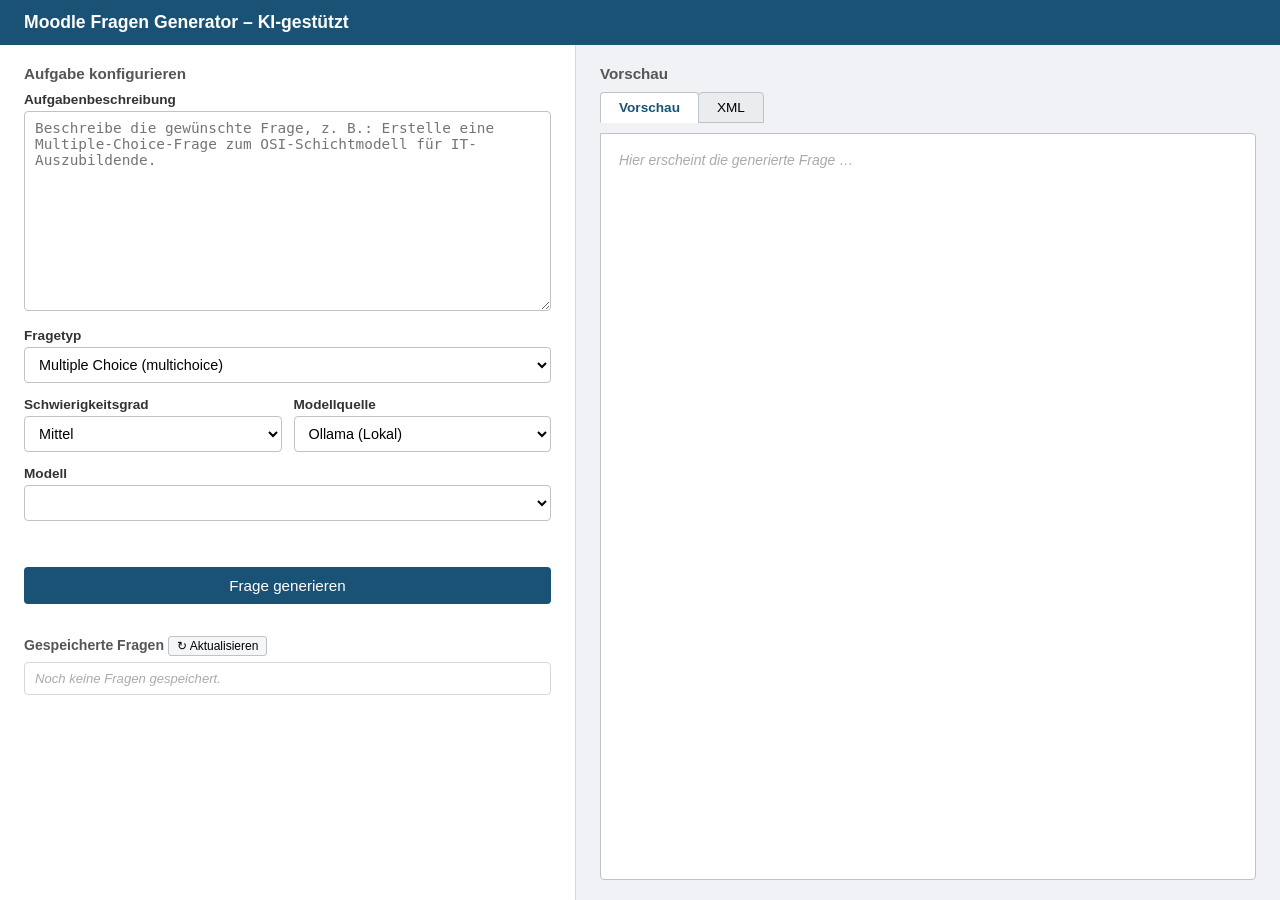
<file: app/frontend/index.html>
﻿<!DOCTYPE html>
<html lang="de">
<head>
  <meta charset="UTF-8" />
  <meta name="viewport" content="width=device-width, initial-scale=1.0" />
  <title>Moodle Fragen Generator</title>
    <link rel="stylesheet" href="./styles.css" />
</head>
<body>

<header>Moodle Fragen Generator – KI-gestützt</header>

<div class="main">

  <!-- ── LEFT PANEL ───────────────────────────────────── -->
  <div class="panel-left">
    <h2>Aufgabe konfigurieren</h2>

    <div>
      <label for="description">Aufgabenbeschreibung</label>
      <textarea id="description"
        placeholder="Beschreibe die gewünschte Frage, z. B.: Erstelle eine Multiple-Choice-Frage zum OSI-Schichtmodell für IT-Auszubildende."></textarea>
    </div>

    <div>
      <label for="questionType">Fragetyp</label>
      <select id="questionType" onchange="updateTypeGuidance()">
        <option value="multichoice">Multiple Choice (multichoice)</option>
        <option value="cloze">Lückentext (cloze)</option>
        <option value="ddwtos">Drag &amp; Drop in Text (ddwtos)</option>
        <option value="ddmatch">Zuordnung (ddmatch)</option>
        <option value="numerical">Numerisch (numerical)</option>
        <option value="shortanswer">Kurzantwort (shortanswer)</option>
        <option value="coderunner">CodeRunner (Java/Python)</option>
      </select>
    </div>

    <div class="row-2">
      <div>
        <label for="difficulty">Schwierigkeitsgrad</label>
        <select id="difficulty">
          <option value="leicht">Leicht</option>
          <option value="mittel" selected>Mittel</option>
          <option value="schwer">Schwer</option>
        </select>
      </div>
      <div>
        <label for="modelSource">Modellquelle</label>
        <select id="modelSource" onchange="updateModelOptions()">
          <option value="ollama" selected>Ollama (Lokal)</option>
          <option value="openai">OpenAI (API)</option>
        </select>
      </div>
    </div>

    <div>
      <label for="modelName">Modell</label>
      <select id="modelName">
        <option value="gpt-4o">gpt-4o</option>
        <option value="gpt-4o-mini">gpt-4o-mini</option>
        <option value="gpt-3.5-turbo">gpt-3.5-turbo</option>
      </select>
    </div>

    <div id="openaiWarning" style="display:none;background:#fef9e7;border:1px solid #f0b429;border-radius:4px;padding:8px 10px;font-size:0.82rem;color:#7d5a00;"></div>

    <div id="errorMsg"></div>

    <button id="generateBtn" onclick="generate()">Frage generieren</button>

    <!-- Gespeicherte Fragen -->
    <div class="saved-section">
      <h2>Gespeicherte Fragen <button onclick="loadSaved()" style="font-size:0.75rem;padding:2px 8px;cursor:pointer;border:1px solid #bdc3c7;border-radius:3px;background:#f4f6f7;">↻ Aktualisieren</button></h2>
      <ul id="savedList"><li class="empty">Noch keine Fragen gespeichert.</li></ul>
    </div>
  </div>

  <!-- ── RIGHT PANEL ───────────────────────────────────── -->
  <div class="panel-right">
    <h2>Vorschau</h2>

    <div class="tabs">
      <div class="tab active" id="tabBtnPreview" onclick="switchTab('preview')">Vorschau</div>
      <div class="tab" id="tabBtnXml" onclick="switchTab('xml')">XML</div>
    </div>

    <div class="preview-box">
      <div id="tabPreview">
        <p class="placeholder">Hier erscheint die generierte Frage …</p>
      </div>
      <div id="tabXml" style="display:none;">
        <pre id="xmlContent"><span class="placeholder">Hier erscheint das Moodle-XML …</span></pre>
        <div class="action-row">
          <button class="btn-small btn-copy" onclick="copyXml()">XML kopieren</button>
          <button class="btn-small btn-download" onclick="downloadXml()">XML herunterladen</button>
        </div>
      </div>
    </div>

    <div id="spinner">
      <div class="spin"></div>
      KI generiert Frage …
    </div>
  </div>

</div><!-- .main -->

<script src="./script.js"></script>
</body>
</html>
</file>
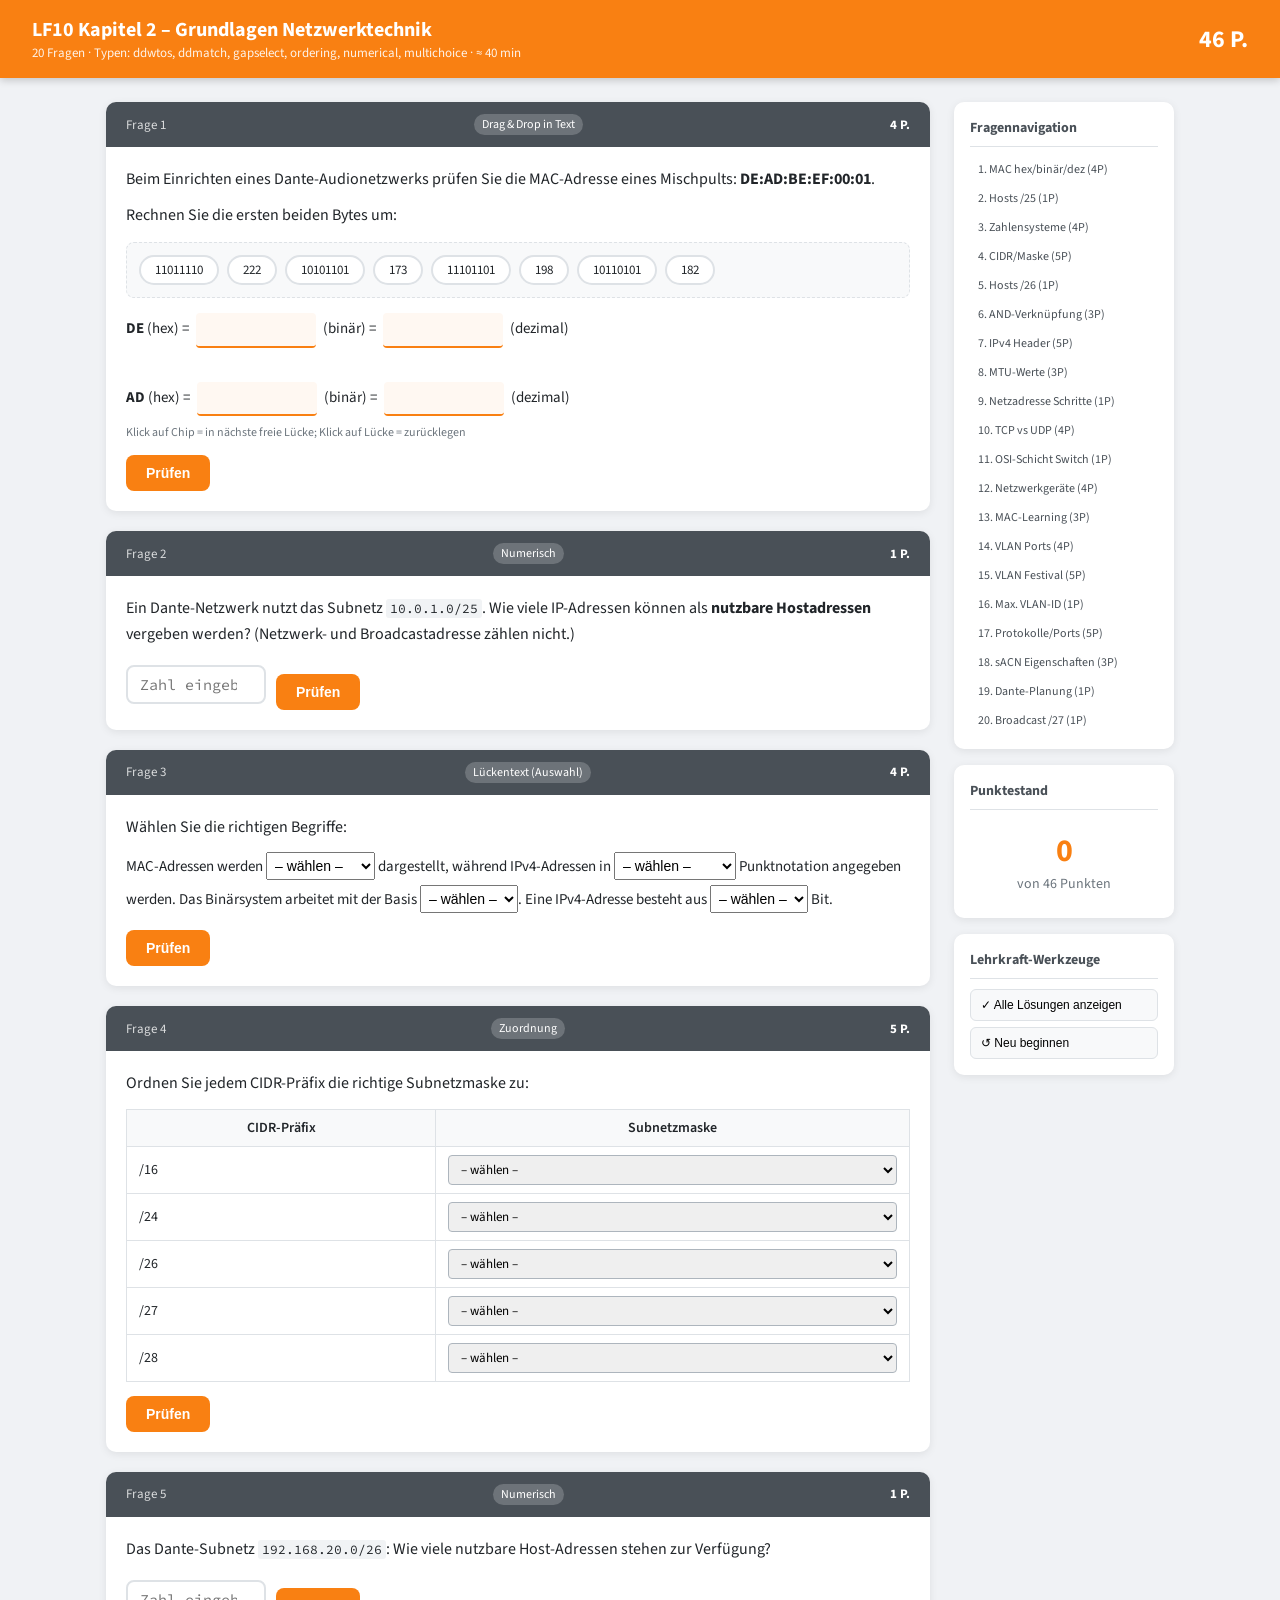
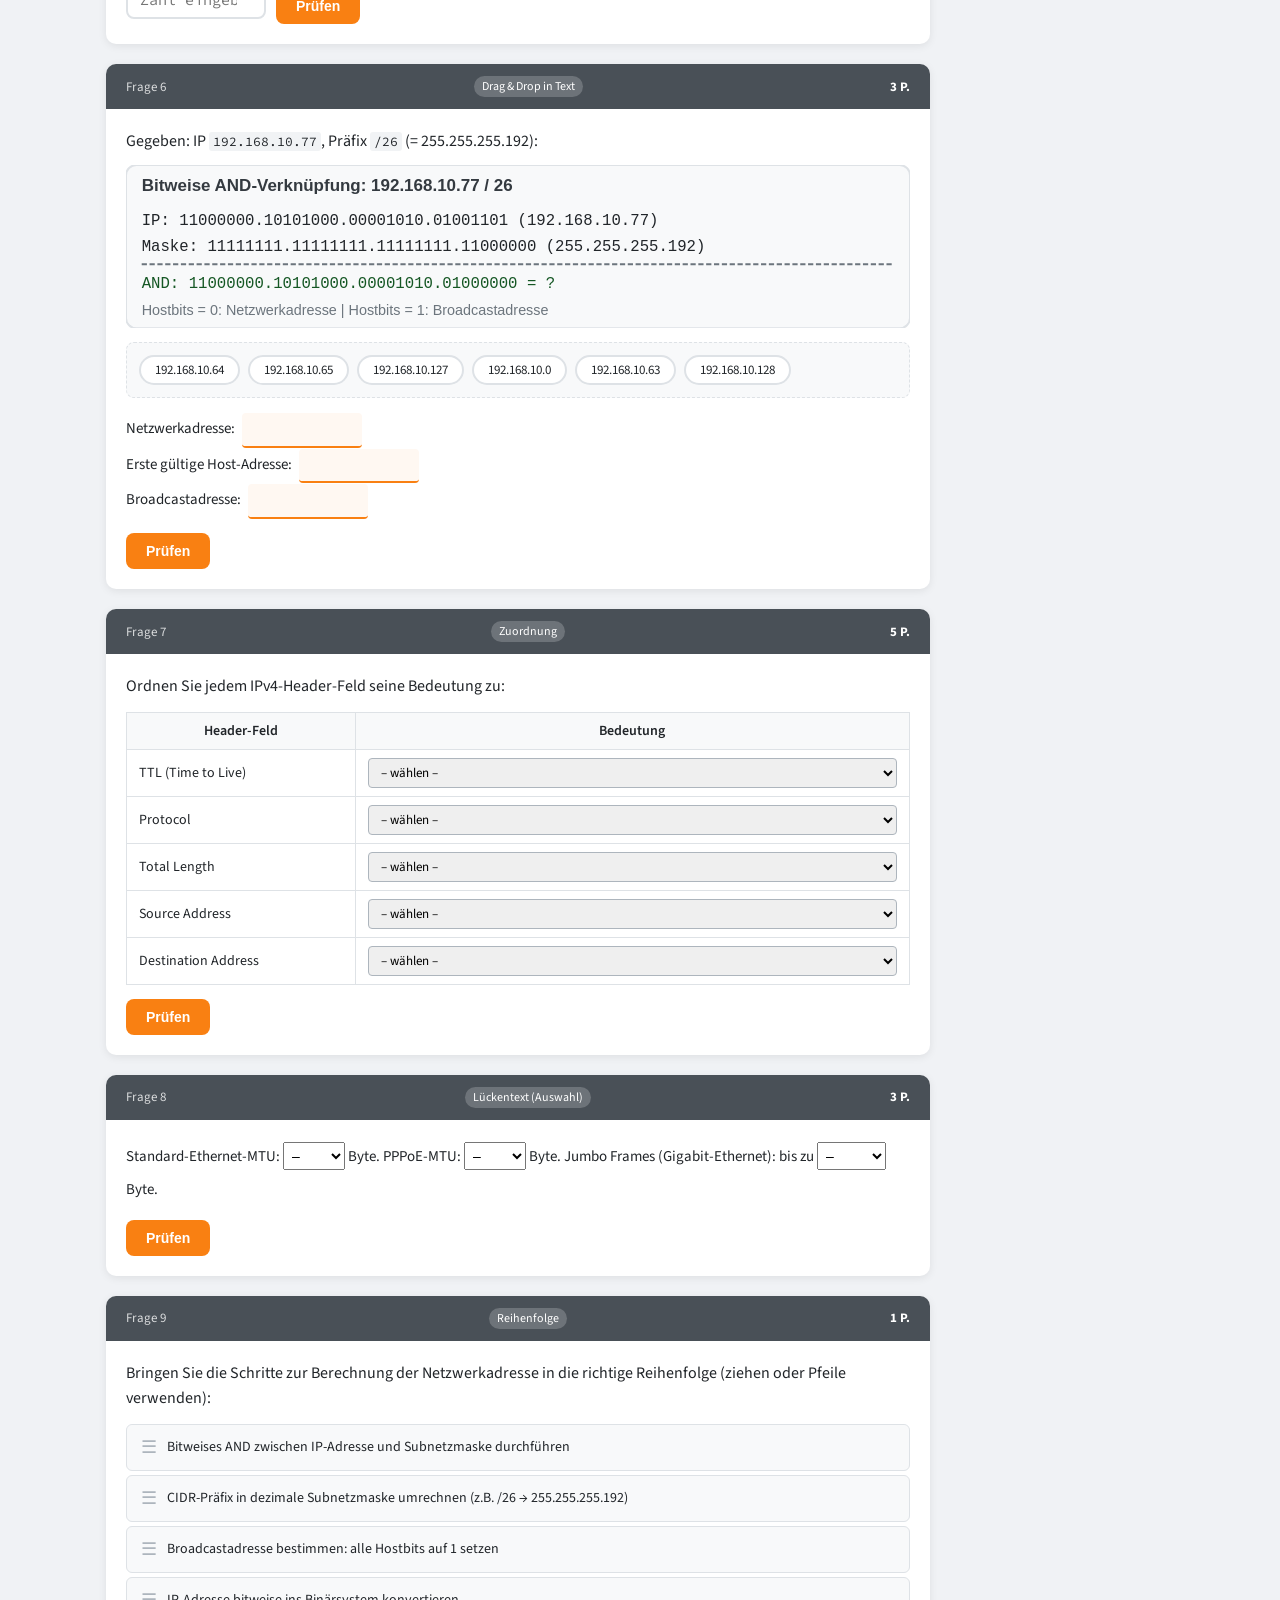
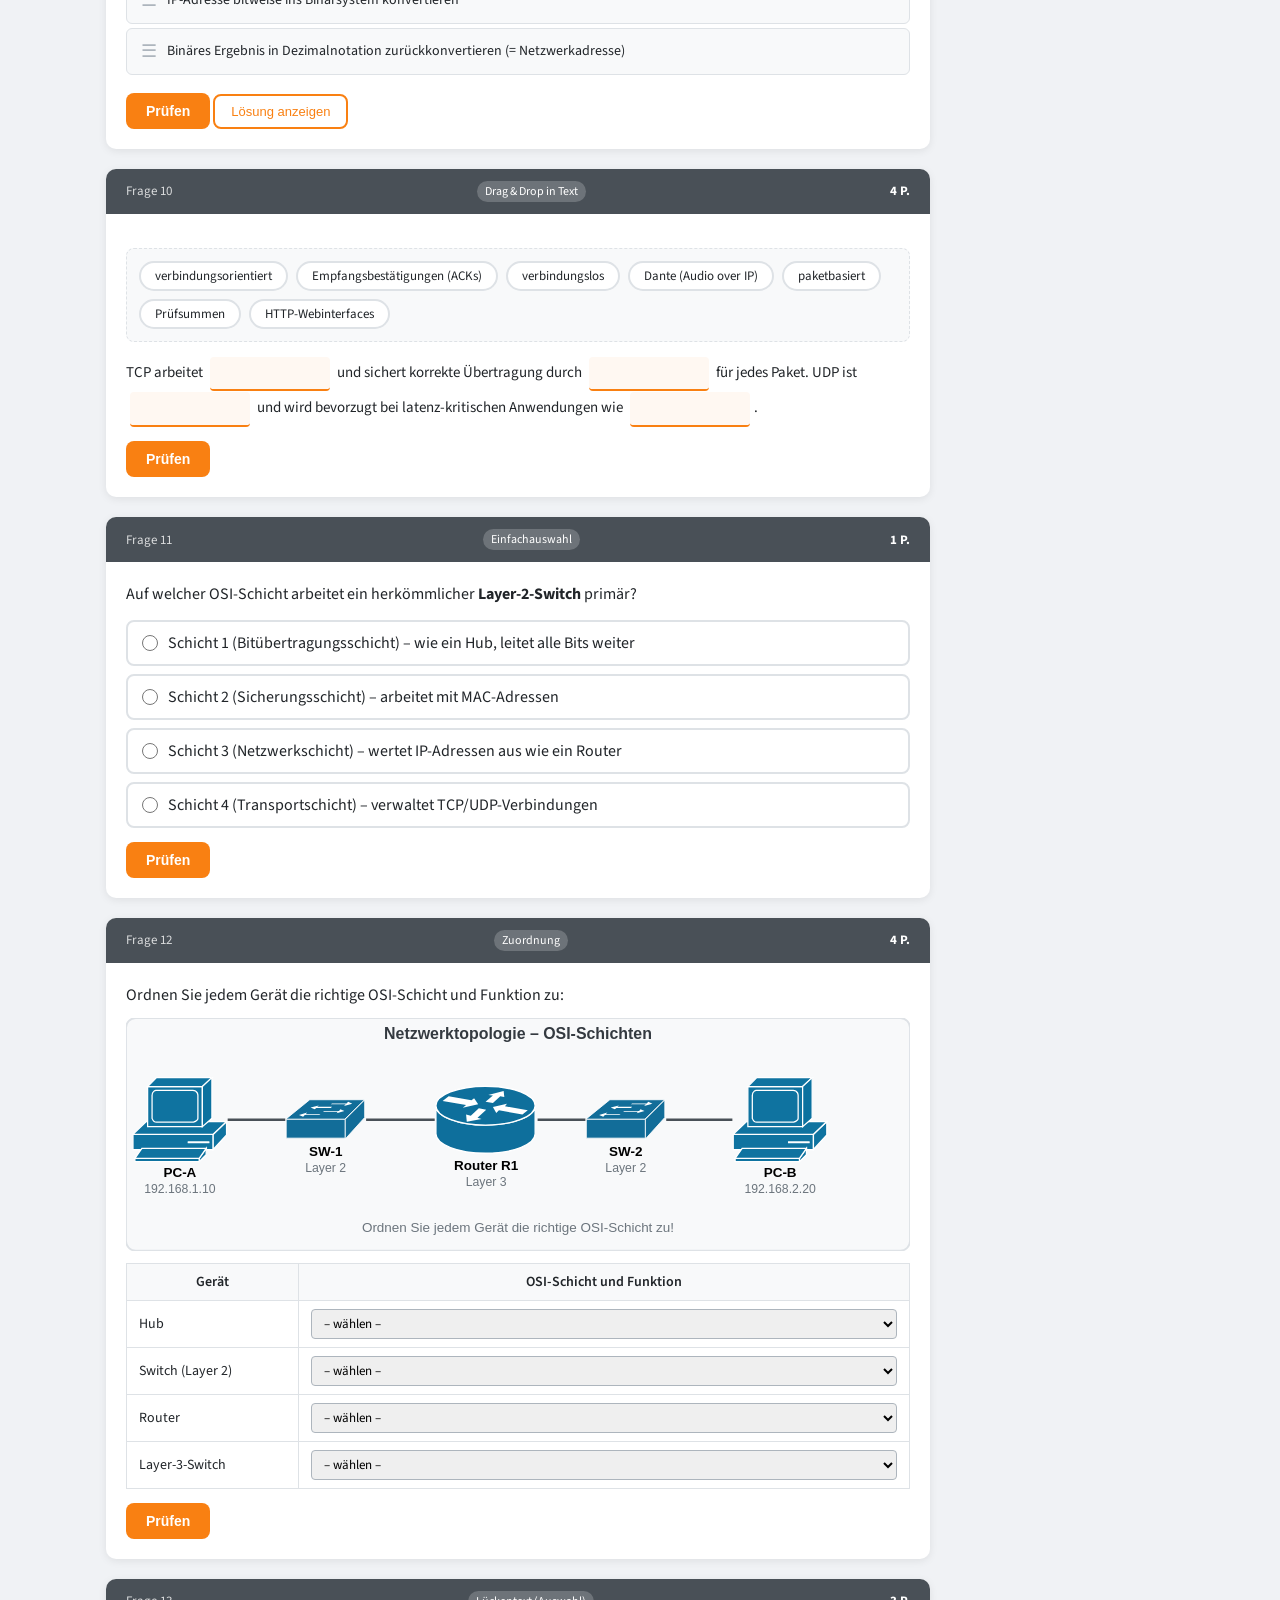
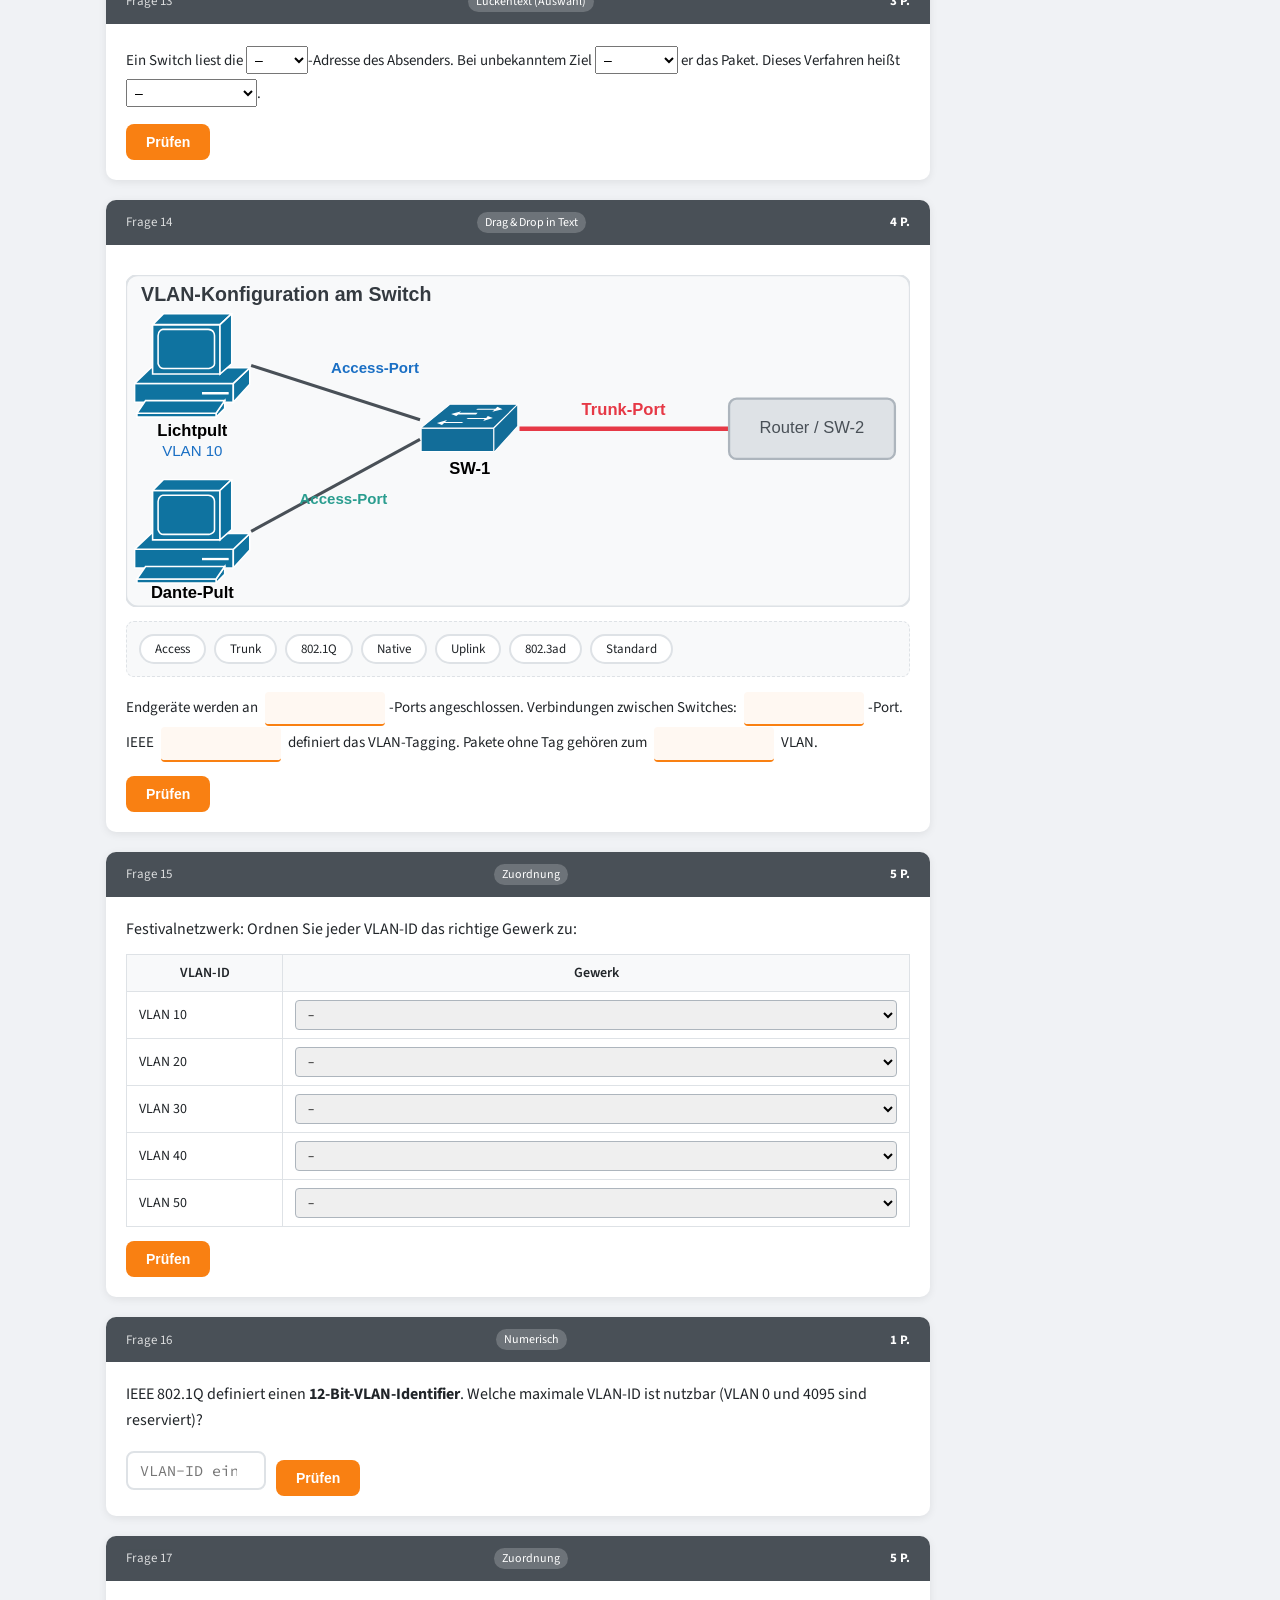
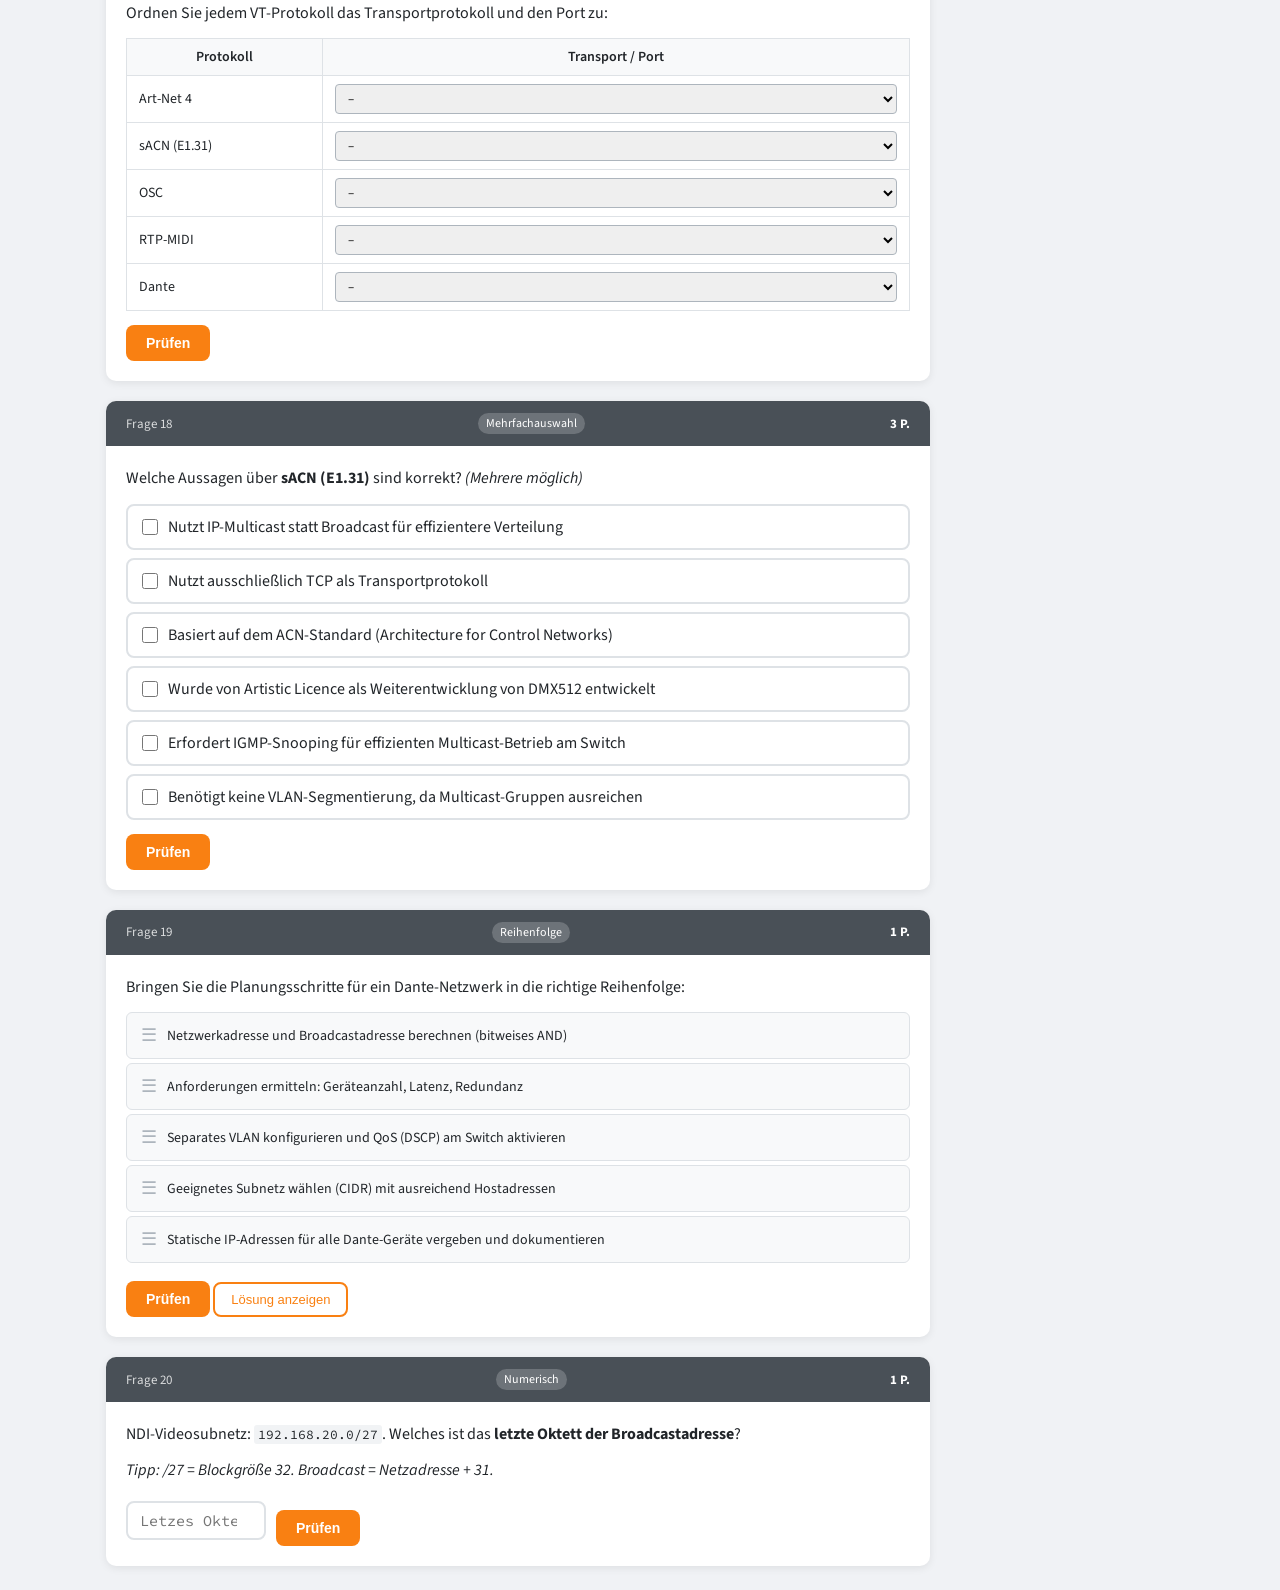
<file: res/quiz_grundlagen_netzwerktechnik_lf10_kap2_20260810.html>
﻿<!DOCTYPE html>
<html lang="de">
<head>
<meta charset="UTF-8">
<meta name="viewport" content="width=device-width, initial-scale=1.0">
<title>Quiz-Vorschau: LF10 Kapitel 2 – Grundlagen Netzwerktechnik</title>
<link rel="preconnect" href="https://fonts.googleapis.com">
<link href="https://fonts.googleapis.com/css2?family=Source+Sans+3:wght@400;600;700&family=Source+Code+Pro&display=swap" rel="stylesheet">
<style>
*{box-sizing:border-box;margin:0;padding:0}
body{font-family:'Source Sans 3',sans-serif;background:#f0f2f5;color:#212529}
header{background:#f98012;color:#fff;padding:16px 32px;display:flex;align-items:center;gap:16px;position:sticky;top:0;z-index:100;box-shadow:0 2px 8px rgba(0,0,0,.2)}
header h1{font-size:20px;font-weight:700}
header .meta{font-size:13px;opacity:.9}
.layout{display:grid;grid-template-columns:1fr 220px;gap:24px;max-width:1100px;margin:24px auto;padding:0 16px}
.questions{display:flex;flex-direction:column;gap:20px}
.card{background:#fff;border-radius:10px;box-shadow:0 2px 8px rgba(0,0,0,.08);overflow:hidden}
.card-header{background:#495057;color:#fff;padding:12px 20px;display:flex;justify-content:space-between;align-items:center}
.card-header .qnum{font-size:13px;opacity:.8}
.card-header .qtype{font-size:12px;background:rgba(255,255,255,.2);padding:2px 8px;border-radius:12px}
.card-header .pts{font-size:13px;font-weight:700}
.card-body{padding:20px}
.card-body p{margin-bottom:10px;line-height:1.6}
svg{max-width:100%;height:auto}
.answer-options{display:flex;flex-direction:column;gap:8px;margin-top:12px}
.opt{border:2px solid #dee2e6;border-radius:8px;padding:10px 14px;cursor:pointer;transition:all .2s;display:flex;align-items:center;gap:10px}
.opt:hover{border-color:#f98012;background:#fff8f2}
.opt.correct{border-color:#28a745;background:#f0fff4;color:#155724}
.opt.wrong{border-color:#dc3545;background:#fff5f5;color:#721c24}
.opt input{accent-color:#f98012;width:16px;height:16px;flex-shrink:0}
.match-table{width:100%;border-collapse:collapse;margin-top:12px}
.match-table td,.match-table th{padding:8px 12px;border:1px solid #dee2e6;font-size:14px}
.match-table th{background:#f8f9fa;font-weight:600}
.match-table select{width:100%;border:1px solid #adb5bd;border-radius:4px;padding:4px 8px;font-size:13px;font-family:inherit}
.gap-text{line-height:2.2;font-size:15px}
.gap{display:inline-block;min-width:120px;border-bottom:2px solid #f98012;padding:2px 8px;margin:0 4px;background:#fff8f2;border-radius:4px;font-size:13px;color:#495057}
.gap.filled{background:#e8f5e9;border-color:#28a745;color:#155724}
.drag-pool{display:flex;flex-wrap:wrap;gap:8px;margin:14px 0;padding:12px;background:#f8f9fa;border-radius:8px;border:1px dashed #dee2e6}
.chip{background:#fff;border:2px solid #dee2e6;border-radius:20px;padding:4px 14px;font-size:13px;cursor:pointer;user-select:none;transition:all .2s}
.chip:hover{border-color:#f98012;background:#fff8f2}
.chip.used{opacity:.4;cursor:default;pointer-events:none}
.num-input{display:flex;align-items:center;gap:10px;margin-top:12px}
.num-input input{border:2px solid #dee2e6;border-radius:8px;padding:8px 12px;font-size:15px;width:140px;font-family:'Source Code Pro',monospace}
.order-list{list-style:none;margin-top:12px}
.order-list li{background:#f8f9fa;border:1px solid #dee2e6;border-radius:6px;padding:10px 14px;margin:4px 0;font-size:14px;cursor:ns-resize;display:flex;align-items:center;gap:10px}
.order-list li::before{content:'☰';color:#adb5bd;font-size:18px}
.btn{background:#f98012;color:#fff;border:none;border-radius:8px;padding:10px 20px;font-size:14px;font-weight:600;cursor:pointer;margin-top:14px;transition:background .2s}
.btn:hover{background:#e07010}
.btn-outline{background:#fff;color:#f98012;border:2px solid #f98012;border-radius:8px;padding:8px 16px;font-size:13px;cursor:pointer;margin-top:10px}
.feedback{margin-top:12px;padding:12px 16px;border-radius:8px;font-size:14px;display:none}
.feedback.show{display:block}
.feedback.ok{background:#d4edda;border:1px solid #c3e6cb;color:#155724}
.feedback.err{background:#f8d7da;border:1px solid #f5c6cb;color:#721c24}
.feedback.info{background:#d1ecf1;border:1px solid #bee5eb;color:#0c5460}
/* Sidebar */
.sidebar{position:sticky;top:74px;align-self:start;display:flex;flex-direction:column;gap:16px}
.sidebar-card{background:#fff;border-radius:10px;box-shadow:0 2px 8px rgba(0,0,0,.08);padding:16px}
.sidebar-card h3{font-size:14px;font-weight:700;color:#495057;margin-bottom:10px;padding-bottom:8px;border-bottom:1px solid #dee2e6}
.nav-links{display:flex;flex-direction:column;gap:4px}
.nav-links a{font-size:12px;color:#495057;text-decoration:none;padding:4px 8px;border-radius:4px;transition:background .2s}
.nav-links a:hover{background:#f8f9fa;color:#f98012}
.score-box{text-align:center;padding:8px}
.score-box .score-num{font-size:32px;font-weight:700;color:#f98012}
.score-box .score-max{font-size:14px;color:#6c757d}
.tool-btns{display:flex;flex-direction:column;gap:6px}
.tool-btn{background:#f8f9fa;border:1px solid #dee2e6;border-radius:6px;padding:8px 10px;font-size:12px;cursor:pointer;text-align:left;transition:background .2s}
.tool-btn:hover{background:#e9ecef}
code{font-family:'Source Code Pro',monospace;background:#f1f3f5;padding:1px 4px;border-radius:3px;font-size:13px}
</style>
</head>
<body>
<header>
  <div>
    <h1>LF10 Kapitel 2 – Grundlagen Netzwerktechnik</h1>
    <div class="meta">20 Fragen · Typen: ddwtos, ddmatch, gapselect, ordering, numerical, multichoice · ≈ 40 min</div>
  </div>
  <div style="margin-left:auto;font-size:24px;font-weight:700">46 P.</div>
</header>

<div class="layout">
<div class="questions">

<!-- Q01 ddwtos MAC hex->binaer/dezimal -->
<div class="card" id="q1">
  <div class="card-header">
    <span class="qnum">Frage 1</span>
    <span class="qtype">Drag &amp; Drop in Text</span>
    <span class="pts">4 P.</span>
  </div>
  <div class="card-body">
    <p>Beim Einrichten eines Dante-Audionetzwerks prüfen Sie die MAC-Adresse eines Mischpults: <strong>DE:AD:BE:EF:00:01</strong>.</p>
    <p>Rechnen Sie die ersten beiden Bytes um:</p>
    <div class="drag-pool" id="pool1">
      <span class="chip" onclick="placeChip(this,'g1a','11011110')">11011110</span>
      <span class="chip" onclick="placeChip(this,'g1b','222')">222</span>
      <span class="chip" onclick="placeChip(this,'g1a','10101101')">10101101</span>
      <span class="chip" onclick="placeChip(this,'g1b','173')">173</span>
      <span class="chip" onclick="placeChip(this,'g1a','11101101')">11101101</span>
      <span class="chip" onclick="placeChip(this,'g1b','198')">198</span>
      <span class="chip" onclick="placeChip(this,'g1a','10110101')">10110101</span>
      <span class="chip" onclick="placeChip(this,'g1b','182')">182</span>
    </div>
    <div class="gap-text">
      <strong>DE</strong> (hex) = <span class="gap" id="g1a" onclick="clearGap(this)">&nbsp;&nbsp;&nbsp;&nbsp;&nbsp;&nbsp;&nbsp;</span> (binär) = <span class="gap" id="g1b" onclick="clearGap(this)">&nbsp;&nbsp;&nbsp;</span> (dezimal)<br><br>
      <strong>AD</strong> (hex) = <span class="gap" id="g1c" onclick="clearGap(this)">&nbsp;&nbsp;&nbsp;&nbsp;&nbsp;&nbsp;&nbsp;</span> (binär) = <span class="gap" id="g1d" onclick="clearGap(this)">&nbsp;&nbsp;&nbsp;</span> (dezimal)
    </div>
    <div style="margin-top:8px;font-size:12px;color:#6c757d">Klick auf Chip = in nächste freie Lücke; Klick auf Lücke = zurücklegen</div>
    <button class="btn" onclick="checkQ1()">Prüfen</button>
    <div class="feedback" id="fb1"></div>
  </div>
</div>

<!-- Q02 numerical /25 hosts -->
<div class="card" id="q2">
  <div class="card-header">
    <span class="qnum">Frage 2</span><span class="qtype">Numerisch</span><span class="pts">1 P.</span>
  </div>
  <div class="card-body">
    <p>Ein Dante-Netzwerk nutzt das Subnetz <code>10.0.1.0/25</code>. Wie viele IP-Adressen können als <strong>nutzbare Hostadressen</strong> vergeben werden? (Netzwerk- und Broadcastadresse zählen nicht.)</p>
    <div class="num-input"><input type="number" id="ans2" placeholder="Zahl eingeben"><button class="btn" onclick="checkNum('ans2','126','fb2')">Prüfen</button></div>
    <div class="feedback" id="fb2"></div>
  </div>
</div>

<!-- Q03 gapselect -->
<div class="card" id="q3">
  <div class="card-header">
    <span class="qnum">Frage 3</span><span class="qtype">Lückentext (Auswahl)</span><span class="pts">4 P.</span>
  </div>
  <div class="card-body">
    <p>Wählen Sie die richtigen Begriffe:</p>
    <div class="gap-text">
      MAC-Adressen werden <select id="s3a" style="font-size:14px;padding:4px"><option value="">– wählen –</option><option>hexadezimal</option><option>dezimal</option><option>binär</option><option>oktal</option></select> dargestellt,
      während IPv4-Adressen in <select id="s3b" style="font-size:14px;padding:4px"><option value="">– wählen –</option><option>dezimaler</option><option>hexadezimaler</option><option>binärer</option><option>oktaler</option></select> Punktnotation angegeben werden.
      Das Binärsystem arbeitet mit der Basis <select id="s3c" style="font-size:14px;padding:4px"><option value="">– wählen –</option><option>2</option><option>8</option><option>10</option><option>16</option></select>.
      Eine IPv4-Adresse besteht aus <select id="s3d" style="font-size:14px;padding:4px"><option value="">– wählen –</option><option>32</option><option>16</option><option>64</option><option>128</option></select> Bit.
    </div>
    <button class="btn" onclick="checkGapselect3()">Prüfen</button>
    <div class="feedback" id="fb3"></div>
  </div>
</div>

<!-- Q04 ddmatch CIDR/Subnetzmaske -->
<div class="card" id="q4">
  <div class="card-header">
    <span class="qnum">Frage 4</span><span class="qtype">Zuordnung</span><span class="pts">5 P.</span>
  </div>
  <div class="card-body">
    <p>Ordnen Sie jedem CIDR-Präfix die richtige Subnetzmaske zu:</p>
    <table class="match-table">
      <tr><th>CIDR-Präfix</th><th>Subnetzmaske</th></tr>
      <tr><td>/16</td><td><select id="m4a"><option value="">– wählen –</option><option>255.255.0.0</option><option>255.255.255.0</option><option>255.255.255.192</option><option>255.255.255.224</option><option>255.255.255.240</option><option>255.255.128.0</option></select></td></tr>
      <tr><td>/24</td><td><select id="m4b"><option value="">– wählen –</option><option>255.255.0.0</option><option>255.255.255.0</option><option>255.255.255.192</option><option>255.255.255.224</option><option>255.255.255.240</option><option>255.255.128.0</option></select></td></tr>
      <tr><td>/26</td><td><select id="m4c"><option value="">– wählen –</option><option>255.255.0.0</option><option>255.255.255.0</option><option>255.255.255.192</option><option>255.255.255.224</option><option>255.255.255.240</option><option>255.255.128.0</option></select></td></tr>
      <tr><td>/27</td><td><select id="m4d"><option value="">– wählen –</option><option>255.255.0.0</option><option>255.255.255.0</option><option>255.255.255.192</option><option>255.255.255.224</option><option>255.255.255.240</option><option>255.255.128.0</option></select></td></tr>
      <tr><td>/28</td><td><select id="m4e"><option value="">– wählen –</option><option>255.255.0.0</option><option>255.255.255.0</option><option>255.255.255.192</option><option>255.255.255.224</option><option>255.255.255.240</option><option>255.255.128.0</option></select></td></tr>
    </table>
    <button class="btn" onclick="checkMatch4()">Prüfen</button>
    <div class="feedback" id="fb4"></div>
  </div>
</div>

<!-- Q05 numerical /26 hosts -->
<div class="card" id="q5">
  <div class="card-header"><span class="qnum">Frage 5</span><span class="qtype">Numerisch</span><span class="pts">1 P.</span></div>
  <div class="card-body">
    <p>Das Dante-Subnetz <code>192.168.20.0/26</code>: Wie viele nutzbare Host-Adressen stehen zur Verfügung?</p>
    <div class="num-input"><input type="number" id="ans5" placeholder="Zahl eingeben"><button class="btn" onclick="checkNum('ans5','62','fb5')">Prüfen</button></div>
    <div class="feedback" id="fb5"></div>
  </div>
</div>

<!-- Q06 ddwtos AND-Verknuepfung (SVG) -->
<div class="card" id="q6">
  <div class="card-header"><span class="qnum">Frage 6</span><span class="qtype">Drag &amp; Drop in Text</span><span class="pts">3 P.</span></div>
  <div class="card-body">
    <p>Gegeben: IP <code>192.168.10.77</code>, Präfix <code>/26</code> (= 255.255.255.192):</p>
    <svg xmlns="http://www.w3.org/2000/svg" width="100%" height="125" viewBox="0 0 600 125" style="font-family:Arial,sans-serif;font-size:12px;display:block;margin:10px auto;"><rect width="600" height="125" rx="8" fill="#f8f9fa" stroke="#dee2e6" stroke-width="1.5"/><text x="12" y="20" font-size="13" font-weight="bold" fill="#343a40">Bitweise AND-Verknüpfung: 192.168.10.77 / 26</text><text x="12" y="46" font-family="monospace" font-size="12" fill="#212529">IP:    11000000.10101000.00001010.01001101  (192.168.10.77)</text><text x="12" y="66" font-family="monospace" font-size="12" fill="#212529">Maske: 11111111.11111111.11111111.11000000  (255.255.255.192)</text><line x1="12" y1="76" x2="588" y2="76" stroke="#6c757d" stroke-width="1.5" stroke-dasharray="4,2"/><text x="12" y="94" font-family="monospace" font-size="12" fill="#155724">AND:   11000000.10101000.00001010.01000000  = ?</text><text x="12" y="115" font-size="11" fill="#6c757d">Hostbits = 0: Netzwerkadresse | Hostbits = 1: Broadcastadresse</text></svg>
    <div class="drag-pool" id="pool6">
      <span class="chip" onclick="placeChipQ6(this,'g6a','192.168.10.64')">192.168.10.64</span>
      <span class="chip" onclick="placeChipQ6(this,'g6b','192.168.10.65')">192.168.10.65</span>
      <span class="chip" onclick="placeChipQ6(this,'g6c','192.168.10.127')">192.168.10.127</span>
      <span class="chip" onclick="placeChipQ6(this,'g6a','192.168.10.0')">192.168.10.0</span>
      <span class="chip" onclick="placeChipQ6(this,'g6a','192.168.10.63')">192.168.10.63</span>
      <span class="chip" onclick="placeChipQ6(this,'g6c','192.168.10.128')">192.168.10.128</span>
    </div>
    <div class="gap-text">
      Netzwerkadresse: <span class="gap" id="g6a" onclick="clearGap(this)">&nbsp;&nbsp;&nbsp;&nbsp;&nbsp;&nbsp;&nbsp;&nbsp;&nbsp;&nbsp;&nbsp;&nbsp;&nbsp;</span><br>
      Erste gültige Host-Adresse: <span class="gap" id="g6b" onclick="clearGap(this)">&nbsp;&nbsp;&nbsp;&nbsp;&nbsp;&nbsp;&nbsp;&nbsp;&nbsp;&nbsp;&nbsp;&nbsp;&nbsp;</span><br>
      Broadcastadresse: <span class="gap" id="g6c" onclick="clearGap(this)">&nbsp;&nbsp;&nbsp;&nbsp;&nbsp;&nbsp;&nbsp;&nbsp;&nbsp;&nbsp;&nbsp;&nbsp;&nbsp;</span>
    </div>
    <button class="btn" onclick="checkQ6()">Prüfen</button>
    <div class="feedback" id="fb6"></div>
  </div>
</div>

<!-- Q07 ddmatch IPv4 Header -->
<div class="card" id="q7">
  <div class="card-header"><span class="qnum">Frage 7</span><span class="qtype">Zuordnung</span><span class="pts">5 P.</span></div>
  <div class="card-body">
    <p>Ordnen Sie jedem IPv4-Header-Feld seine Bedeutung zu:</p>
    <table class="match-table">
      <tr><th>Header-Feld</th><th>Bedeutung</th></tr>
      <tr><td>TTL (Time to Live)</td><td><select id="m7a"><option value="">– wählen –</option><option>Begrenzt die max. Anzahl von Router-Weiterleitungen</option><option>Gibt an, ob TCP oder UDP im Datenteil steckt</option><option>Gesamtgröße des IP-Pakets in Byte</option><option>IP-Adresse des Absenders</option><option>IP-Adresse des Empfängers</option><option>Erkennt Bit-Fehler im Header</option></select></td></tr>
      <tr><td>Protocol</td><td><select id="m7b"><option value="">– wählen –</option><option>Begrenzt die max. Anzahl von Router-Weiterleitungen</option><option>Gibt an, ob TCP oder UDP im Datenteil steckt</option><option>Gesamtgröße des IP-Pakets in Byte</option><option>IP-Adresse des Absenders</option><option>IP-Adresse des Empfängers</option><option>Erkennt Bit-Fehler im Header</option></select></td></tr>
      <tr><td>Total Length</td><td><select id="m7c"><option value="">– wählen –</option><option>Begrenzt die max. Anzahl von Router-Weiterleitungen</option><option>Gibt an, ob TCP oder UDP im Datenteil steckt</option><option>Gesamtgröße des IP-Pakets in Byte</option><option>IP-Adresse des Absenders</option><option>IP-Adresse des Empfängers</option><option>Erkennt Bit-Fehler im Header</option></select></td></tr>
      <tr><td>Source Address</td><td><select id="m7d"><option value="">– wählen –</option><option>Begrenzt die max. Anzahl von Router-Weiterleitungen</option><option>Gibt an, ob TCP oder UDP im Datenteil steckt</option><option>Gesamtgröße des IP-Pakets in Byte</option><option>IP-Adresse des Absenders</option><option>IP-Adresse des Empfängers</option><option>Erkennt Bit-Fehler im Header</option></select></td></tr>
      <tr><td>Destination Address</td><td><select id="m7e"><option value="">– wählen –</option><option>Begrenzt die max. Anzahl von Router-Weiterleitungen</option><option>Gibt an, ob TCP oder UDP im Datenteil steckt</option><option>Gesamtgröße des IP-Pakets in Byte</option><option>IP-Adresse des Absenders</option><option>IP-Adresse des Empfängers</option><option>Erkennt Bit-Fehler im Header</option></select></td></tr>
    </table>
    <button class="btn" onclick="checkMatch7()">Prüfen</button>
    <div class="feedback" id="fb7"></div>
  </div>
</div>

<!-- Q08 gapselect MTU -->
<div class="card" id="q8">
  <div class="card-header"><span class="qnum">Frage 8</span><span class="qtype">Lückentext (Auswahl)</span><span class="pts">3 P.</span></div>
  <div class="card-body">
    <div class="gap-text">
      Standard-Ethernet-MTU: <select id="s8a" style="font-size:14px;padding:4px"><option value="">–</option><option>576</option><option>1492</option><option>1500</option><option>9000</option></select> Byte.
      PPPoE-MTU: <select id="s8b" style="font-size:14px;padding:4px"><option value="">–</option><option>576</option><option>1492</option><option>1500</option><option>9000</option></select> Byte.
      Jumbo Frames (Gigabit-Ethernet): bis zu <select id="s8c" style="font-size:14px;padding:4px"><option value="">–</option><option>1500</option><option>4096</option><option>9000</option><option>65535</option></select> Byte.
    </div>
    <button class="btn" onclick="checkGapMTU()">Prüfen</button>
    <div class="feedback" id="fb8"></div>
  </div>
</div>

<!-- Q09 ordering Schritte Netzwerkadresse -->
<div class="card" id="q9">
  <div class="card-header"><span class="qnum">Frage 9</span><span class="qtype">Reihenfolge</span><span class="pts">1 P.</span></div>
  <div class="card-body">
    <p>Bringen Sie die Schritte zur Berechnung der Netzwerkadresse in die richtige Reihenfolge (ziehen oder Pfeile verwenden):</p>
    <ol class="order-list" id="olist9">
      <li data-correct="3">Bitweises AND zwischen IP-Adresse und Subnetzmaske durchführen</li>
      <li data-correct="1">CIDR-Präfix in dezimale Subnetzmaske umrechnen (z.B. /26 → 255.255.255.192)</li>
      <li data-correct="5">Broadcastadresse bestimmen: alle Hostbits auf 1 setzen</li>
      <li data-correct="2">IP-Adresse bitweise ins Binärsystem konvertieren</li>
      <li data-correct="4">Binäres Ergebnis in Dezimalnotation zurückkonvertieren (= Netzwerkadresse)</li>
    </ol>
    <button class="btn" onclick="checkOrder9()">Prüfen</button>
    <button class="btn-outline" onclick="showSolutionOrder9()">Lösung anzeigen</button>
    <div class="feedback" id="fb9"></div>
  </div>
</div>

<!-- Q10 ddwtos TCP vs UDP -->
<div class="card" id="q10">
  <div class="card-header"><span class="qnum">Frage 10</span><span class="qtype">Drag &amp; Drop in Text</span><span class="pts">4 P.</span></div>
  <div class="card-body">
    <div class="drag-pool">
      <span class="chip" onclick="setGap('g10a','verbindungsorientiert',this)">verbindungsorientiert</span>
      <span class="chip" onclick="setGap('g10b','Empfangsbestätigungen (ACKs)',this)">Empfangsbestätigungen (ACKs)</span>
      <span class="chip" onclick="setGap('g10c','verbindungslos',this)">verbindungslos</span>
      <span class="chip" onclick="setGap('g10d','Dante (Audio over IP)',this)">Dante (Audio over IP)</span>
      <span class="chip" onclick="setGap('g10a','paketbasiert',this)">paketbasiert</span>
      <span class="chip" onclick="setGap('g10b','Prüfsummen',this)">Prüfsummen</span>
      <span class="chip" onclick="setGap('g10d','HTTP-Webinterfaces',this)">HTTP-Webinterfaces</span>
    </div>
    <div class="gap-text">
      TCP arbeitet <span class="gap" id="g10a" onclick="clearGap(this)">&nbsp;&nbsp;&nbsp;&nbsp;&nbsp;&nbsp;&nbsp;&nbsp;&nbsp;&nbsp;&nbsp;&nbsp;</span> und sichert korrekte Übertragung durch <span class="gap" id="g10b" onclick="clearGap(this)">&nbsp;&nbsp;&nbsp;&nbsp;&nbsp;&nbsp;&nbsp;&nbsp;&nbsp;&nbsp;&nbsp;&nbsp;&nbsp;</span> für jedes Paket. UDP ist <span class="gap" id="g10c" onclick="clearGap(this)">&nbsp;&nbsp;&nbsp;&nbsp;&nbsp;&nbsp;&nbsp;&nbsp;&nbsp;&nbsp;&nbsp;&nbsp;</span> und wird bevorzugt bei latenz-kritischen Anwendungen wie <span class="gap" id="g10d" onclick="clearGap(this)">&nbsp;&nbsp;&nbsp;&nbsp;&nbsp;&nbsp;&nbsp;&nbsp;&nbsp;&nbsp;&nbsp;&nbsp;&nbsp;&nbsp;&nbsp;&nbsp;</span>.
    </div>
    <button class="btn" onclick="checkQ10()">Prüfen</button>
    <div class="feedback" id="fb10"></div>
  </div>
</div>

<!-- Q11 multichoice OSI Switch -->
<div class="card" id="q11">
  <div class="card-header"><span class="qnum">Frage 11</span><span class="qtype">Einfachauswahl</span><span class="pts">1 P.</span></div>
  <div class="card-body">
    <p>Auf welcher OSI-Schicht arbeitet ein herkömmlicher <strong>Layer-2-Switch</strong> primär?</p>
    <div class="answer-options">
      <label class="opt"><input type="radio" name="q11" value="a"> Schicht 1 (Bitübertragungsschicht) – wie ein Hub, leitet alle Bits weiter</label>
      <label class="opt"><input type="radio" name="q11" value="b"> Schicht 2 (Sicherungsschicht) – arbeitet mit MAC-Adressen</label>
      <label class="opt"><input type="radio" name="q11" value="c"> Schicht 3 (Netzwerkschicht) – wertet IP-Adressen aus wie ein Router</label>
      <label class="opt"><input type="radio" name="q11" value="d"> Schicht 4 (Transportschicht) – verwaltet TCP/UDP-Verbindungen</label>
    </div>
    <button class="btn" onclick="checkMC('q11','b','fb11')">Prüfen</button>
    <div class="feedback" id="fb11"></div>
  </div>
</div>

<!-- Q12 ddmatch Netzwerkgeraete (Cisco SVG) -->
<div class="card" id="q12">
  <div class="card-header"><span class="qnum">Frage 12</span><span class="qtype">Zuordnung</span><span class="pts">4 P.</span></div>
  <div class="card-body">
    <p>Ordnen Sie jedem Gerät die richtige OSI-Schicht und Funktion zu:</p>
    <svg xmlns="http://www.w3.org/2000/svg" width="100%" height="190" viewBox="0 0 640 190" style="font-family:Arial,sans-serif;font-size:12px;display:block;margin:10px auto;"><rect width="640" height="190" rx="8" fill="#f8f9fa" stroke="#dee2e6" stroke-width="1.5"/><text x="320" y="17" text-anchor="middle" font-size="13" font-weight="bold" fill="#343a40">Netzwerktopologie – OSI-Schichten</text><image href="[data-uri]" x="5" y="48" width="78" height="70"/><text x="44" y="130" text-anchor="middle" font-size="11" font-weight="bold">PC-A</text><text x="44" y="143" text-anchor="middle" font-size="10" fill="#6c757d">192.168.1.10</text><image href="[data-uri]" x="130" y="66" width="66" height="34"/><text x="163" y="113" text-anchor="middle" font-size="11" font-weight="bold">SW-1</text><text x="163" y="126" text-anchor="middle" font-size="10" fill="#6c757d">Layer 2</text><image href="[data-uri]" x="252" y="55" width="84" height="57"/><text x="294" y="124" text-anchor="middle" font-size="11" font-weight="bold">Router R1</text><text x="294" y="137" text-anchor="middle" font-size="10" fill="#6c757d">Layer 3</text><image href="[data-uri]" x="375" y="66" width="66" height="34"/><text x="408" y="113" text-anchor="middle" font-size="11" font-weight="bold">SW-2</text><text x="408" y="126" text-anchor="middle" font-size="10" fill="#6c757d">Layer 2</text><image href="[data-uri]" x="495" y="48" width="78" height="70"/><text x="534" y="130" text-anchor="middle" font-size="11" font-weight="bold">PC-B</text><text x="534" y="143" text-anchor="middle" font-size="10" fill="#6c757d">192.168.2.20</text><line x1="83" y1="83" x2="130" y2="83" stroke="#495057" stroke-width="2"/><line x1="196" y1="83" x2="252" y2="83" stroke="#495057" stroke-width="2"/><line x1="336" y1="83" x2="375" y2="83" stroke="#495057" stroke-width="2"/><line x1="441" y1="83" x2="495" y2="83" stroke="#495057" stroke-width="2"/><text x="320" y="175" text-anchor="middle" font-size="11" fill="#6c757d">Ordnen Sie jedem Gerät die richtige OSI-Schicht zu!</text></svg>
    <table class="match-table" style="margin-top:12px">
      <tr><th>Gerät</th><th>OSI-Schicht und Funktion</th></tr>
      <tr><td>Hub</td><td><select id="m12a"><option value="">– wählen –</option><option>Schicht 1 – sendet alle Pakete an jeden Port (Broadcast)</option><option>Schicht 2 – leitet Pakete anhand der MAC-Adresse gezielt weiter</option><option>Schicht 3 – verbindet IP-Netzwerke, routet anhand von IP-Adressen</option><option>Schicht 2+3 – kombiniert MAC-Switching mit IP-Routing</option><option>Schicht 7 – verwaltet DNS-Namensauflösung</option></select></td></tr>
      <tr><td>Switch (Layer 2)</td><td><select id="m12b"><option value="">– wählen –</option><option>Schicht 1 – sendet alle Pakete an jeden Port (Broadcast)</option><option>Schicht 2 – leitet Pakete anhand der MAC-Adresse gezielt weiter</option><option>Schicht 3 – verbindet IP-Netzwerke, routet anhand von IP-Adressen</option><option>Schicht 2+3 – kombiniert MAC-Switching mit IP-Routing</option><option>Schicht 7 – verwaltet DNS-Namensauflösung</option></select></td></tr>
      <tr><td>Router</td><td><select id="m12c"><option value="">– wählen –</option><option>Schicht 1 – sendet alle Pakete an jeden Port (Broadcast)</option><option>Schicht 2 – leitet Pakete anhand der MAC-Adresse gezielt weiter</option><option>Schicht 3 – verbindet IP-Netzwerke, routet anhand von IP-Adressen</option><option>Schicht 2+3 – kombiniert MAC-Switching mit IP-Routing</option><option>Schicht 7 – verwaltet DNS-Namensauflösung</option></select></td></tr>
      <tr><td>Layer-3-Switch</td><td><select id="m12d"><option value="">– wählen –</option><option>Schicht 1 – sendet alle Pakete an jeden Port (Broadcast)</option><option>Schicht 2 – leitet Pakete anhand der MAC-Adresse gezielt weiter</option><option>Schicht 3 – verbindet IP-Netzwerke, routet anhand von IP-Adressen</option><option>Schicht 2+3 – kombiniert MAC-Switching mit IP-Routing</option><option>Schicht 7 – verwaltet DNS-Namensauflösung</option></select></td></tr>
    </table>
    <button class="btn" onclick="checkMatch12()">Prüfen</button>
    <div class="feedback" id="fb12"></div>
  </div>
</div>

<!-- Q13 gapselect MAC-Learning -->
<div class="card" id="q13">
  <div class="card-header"><span class="qnum">Frage 13</span><span class="qtype">Lückentext (Auswahl)</span><span class="pts">3 P.</span></div>
  <div class="card-body">
    <div class="gap-text">
      Ein Switch liest die <select id="s13a" style="font-size:14px;padding:4px"><option value="">–</option><option>MAC</option><option>IP</option><option>DNS</option><option>ARP</option></select>-Adresse des Absenders. Bei unbekanntem Ziel <select id="s13b" style="font-size:14px;padding:4px"><option value="">–</option><option>flutet</option><option>verwirft</option><option>blockiert</option><option>routet</option></select> er das Paket. Dieses Verfahren heißt <select id="s13c" style="font-size:14px;padding:4px"><option value="">–</option><option>MAC-Learning</option><option>ARP-Caching</option><option>IP-Routing</option><option>DNS-Resolution</option></select>.
    </div>
    <button class="btn" onclick="checkGap13()">Prüfen</button>
    <div class="feedback" id="fb13"></div>
  </div>
</div>

<!-- Q14 ddwtos VLAN Port-Typen (Cisco SVG) -->
<div class="card" id="q14">
  <div class="card-header"><span class="qnum">Frage 14</span><span class="qtype">Drag &amp; Drop in Text</span><span class="pts">4 P.</span></div>
  <div class="card-body">
    <svg xmlns="http://www.w3.org/2000/svg" width="100%" height="220" viewBox="0 0 520 220" style="font-family:Arial,sans-serif;font-size:12px;display:block;margin:10px auto;"><rect width="520" height="220" rx="8" fill="#f8f9fa" stroke="#dee2e6" stroke-width="1.5"/><text x="10" y="17" font-size="13" font-weight="bold" fill="#343a40">VLAN-Konfiguration am Switch</text><image href="[data-uri]" x="5" y="25" width="78" height="70"/><text x="44" y="107" text-anchor="middle" font-size="11" font-weight="bold">Lichtpult</text><text x="44" y="120" text-anchor="middle" font-size="10" fill="#1a6fc4">VLAN 10</text><image href="[data-uri]" x="5" y="135" width="78" height="70"/><text x="44" y="214" text-anchor="middle" font-size="11" font-weight="bold">Dante-Pult</text><image href="[data-uri]" x="195" y="85" width="66" height="34"/><text x="228" y="132" text-anchor="middle" font-size="11" font-weight="bold">SW-1</text><line x1="83" y1="60" x2="195" y2="96" stroke="#495057" stroke-width="2"/><text x="136" y="65" font-size="10" fill="#1a6fc4" font-weight="bold">Access-Port</text><line x1="83" y1="170" x2="195" y2="109" stroke="#495057" stroke-width="2"/><text x="115" y="152" font-size="10" fill="#2a9d8f" font-weight="bold">Access-Port</text><line x1="261" y1="102" x2="400" y2="102" stroke="#e63946" stroke-width="3"/><text x="330" y="93" text-anchor="middle" font-size="11" fill="#e63946" font-weight="bold">Trunk-Port</text><rect x="400" y="82" width="110" height="40" rx="5" fill="#dee2e6" stroke="#adb5bd" stroke-width="1.5"/><text x="455" y="105" text-anchor="middle" font-size="11" fill="#495057">Router / SW-2</text></svg>
    <div class="drag-pool">
      <span class="chip" onclick="setGap('g14a','Access',this)">Access</span>
      <span class="chip" onclick="setGap('g14b','Trunk',this)">Trunk</span>
      <span class="chip" onclick="setGap('g14c','802.1Q',this)">802.1Q</span>
      <span class="chip" onclick="setGap('g14d','Native',this)">Native</span>
      <span class="chip" onclick="setGap('g14a','Uplink',this)">Uplink</span>
      <span class="chip" onclick="setGap('g14c','802.3ad',this)">802.3ad</span>
      <span class="chip" onclick="setGap('g14d','Standard',this)">Standard</span>
    </div>
    <div class="gap-text">
      Endgeräte werden an <span class="gap" id="g14a" onclick="clearGap(this)">&nbsp;&nbsp;&nbsp;&nbsp;&nbsp;&nbsp;&nbsp;</span>-Ports angeschlossen. Verbindungen zwischen Switches: <span class="gap" id="g14b" onclick="clearGap(this)">&nbsp;&nbsp;&nbsp;&nbsp;&nbsp;&nbsp;</span>-Port. IEEE <span class="gap" id="g14c" onclick="clearGap(this)">&nbsp;&nbsp;&nbsp;&nbsp;&nbsp;&nbsp;</span> definiert das VLAN-Tagging. Pakete ohne Tag gehören zum <span class="gap" id="g14d" onclick="clearGap(this)">&nbsp;&nbsp;&nbsp;&nbsp;&nbsp;&nbsp;</span> VLAN.
    </div>
    <button class="btn" onclick="checkQ14()">Prüfen</button>
    <div class="feedback" id="fb14"></div>
  </div>
</div>

<!-- Q15 ddmatch VLAN-IDs Festival -->
<div class="card" id="q15">
  <div class="card-header"><span class="qnum">Frage 15</span><span class="qtype">Zuordnung</span><span class="pts">5 P.</span></div>
  <div class="card-body">
    <p>Festivalnetzwerk: Ordnen Sie jeder VLAN-ID das richtige Gewerk zu:</p>
    <table class="match-table">
      <tr><th>VLAN-ID</th><th>Gewerk</th></tr>
      <tr><td>VLAN 10</td><td><select id="m15a"><option value="">–</option><option>Lichttechnik (Art-Net Nodes, DMX-Controller)</option><option>Audiotechnik (Dante-Netzwerk)</option><option>Videotechnik (NDI-Kameras, Videomischer)</option><option>Management (Monitoring, Fernwartung)</option><option>Gäste-WLAN (Internetzugang, isoliert)</option></select></td></tr>
      <tr><td>VLAN 20</td><td><select id="m15b"><option value="">–</option><option>Lichttechnik (Art-Net Nodes, DMX-Controller)</option><option>Audiotechnik (Dante-Netzwerk)</option><option>Videotechnik (NDI-Kameras, Videomischer)</option><option>Management (Monitoring, Fernwartung)</option><option>Gäste-WLAN (Internetzugang, isoliert)</option></select></td></tr>
      <tr><td>VLAN 30</td><td><select id="m15c"><option value="">–</option><option>Lichttechnik (Art-Net Nodes, DMX-Controller)</option><option>Audiotechnik (Dante-Netzwerk)</option><option>Videotechnik (NDI-Kameras, Videomischer)</option><option>Management (Monitoring, Fernwartung)</option><option>Gäste-WLAN (Internetzugang, isoliert)</option></select></td></tr>
      <tr><td>VLAN 40</td><td><select id="m15d"><option value="">–</option><option>Lichttechnik (Art-Net Nodes, DMX-Controller)</option><option>Audiotechnik (Dante-Netzwerk)</option><option>Videotechnik (NDI-Kameras, Videomischer)</option><option>Management (Monitoring, Fernwartung)</option><option>Gäste-WLAN (Internetzugang, isoliert)</option></select></td></tr>
      <tr><td>VLAN 50</td><td><select id="m15e"><option value="">–</option><option>Lichttechnik (Art-Net Nodes, DMX-Controller)</option><option>Audiotechnik (Dante-Netzwerk)</option><option>Videotechnik (NDI-Kameras, Videomischer)</option><option>Management (Monitoring, Fernwartung)</option><option>Gäste-WLAN (Internetzugang, isoliert)</option></select></td></tr>
    </table>
    <button class="btn" onclick="checkMatch15()">Prüfen</button>
    <div class="feedback" id="fb15"></div>
  </div>
</div>

<!-- Q16 numerical max VLAN-ID -->
<div class="card" id="q16">
  <div class="card-header"><span class="qnum">Frage 16</span><span class="qtype">Numerisch</span><span class="pts">1 P.</span></div>
  <div class="card-body">
    <p>IEEE 802.1Q definiert einen <strong>12-Bit-VLAN-Identifier</strong>. Welche maximale VLAN-ID ist nutzbar (VLAN 0 und 4095 sind reserviert)?</p>
    <div class="num-input"><input type="number" id="ans16" placeholder="VLAN-ID eingeben"><button class="btn" onclick="checkNum('ans16','4094','fb16')">Prüfen</button></div>
    <div class="feedback" id="fb16"></div>
  </div>
</div>

<!-- Q17 ddmatch Protokoll/Port -->
<div class="card" id="q17">
  <div class="card-header"><span class="qnum">Frage 17</span><span class="qtype">Zuordnung</span><span class="pts">5 P.</span></div>
  <div class="card-body">
    <p>Ordnen Sie jedem VT-Protokoll das Transportprotokoll und den Port zu:</p>
    <table class="match-table">
      <tr><th>Protokoll</th><th>Transport / Port</th></tr>
      <tr><td>Art-Net 4</td><td><select id="m17a"><option value="">–</option><option>UDP, Port 6454 (Broadcast oder Unicast)</option><option>UDP, Multicast 239.255.x.x (IGMP-Snooping)</option><option>UDP, Port frei konfigurierbar</option><option>RTP/UDP, Port 5004/5005</option><option>UDP, proprietäre Ports (Audinate)</option></select></td></tr>
      <tr><td>sACN (E1.31)</td><td><select id="m17b"><option value="">–</option><option>UDP, Port 6454 (Broadcast oder Unicast)</option><option>UDP, Multicast 239.255.x.x (IGMP-Snooping)</option><option>UDP, Port frei konfigurierbar</option><option>RTP/UDP, Port 5004/5005</option><option>UDP, proprietäre Ports (Audinate)</option></select></td></tr>
      <tr><td>OSC</td><td><select id="m17c"><option value="">–</option><option>UDP, Port 6454 (Broadcast oder Unicast)</option><option>UDP, Multicast 239.255.x.x (IGMP-Snooping)</option><option>UDP, Port frei konfigurierbar</option><option>RTP/UDP, Port 5004/5005</option><option>UDP, proprietäre Ports (Audinate)</option></select></td></tr>
      <tr><td>RTP-MIDI</td><td><select id="m17d"><option value="">–</option><option>UDP, Port 6454 (Broadcast oder Unicast)</option><option>UDP, Multicast 239.255.x.x (IGMP-Snooping)</option><option>UDP, Port frei konfigurierbar</option><option>RTP/UDP, Port 5004/5005</option><option>UDP, proprietäre Ports (Audinate)</option></select></td></tr>
      <tr><td>Dante</td><td><select id="m17e"><option value="">–</option><option>UDP, Port 6454 (Broadcast oder Unicast)</option><option>UDP, Multicast 239.255.x.x (IGMP-Snooping)</option><option>UDP, Port frei konfigurierbar</option><option>RTP/UDP, Port 5004/5005</option><option>UDP, proprietäre Ports (Audinate)</option></select></td></tr>
    </table>
    <button class="btn" onclick="checkMatch17()">Prüfen</button>
    <div class="feedback" id="fb17"></div>
  </div>
</div>

<!-- Q18 multichoice multi sACN -->
<div class="card" id="q18">
  <div class="card-header"><span class="qnum">Frage 18</span><span class="qtype">Mehrfachauswahl</span><span class="pts">3 P.</span></div>
  <div class="card-body">
    <p>Welche Aussagen über <strong>sACN (E1.31)</strong> sind korrekt? <em>(Mehrere möglich)</em></p>
    <div class="answer-options">
      <label class="opt"><input type="checkbox" name="q18" value="a"> Nutzt IP-Multicast statt Broadcast für effizientere Verteilung</label>
      <label class="opt"><input type="checkbox" name="q18" value="b"> Nutzt ausschließlich TCP als Transportprotokoll</label>
      <label class="opt"><input type="checkbox" name="q18" value="c"> Basiert auf dem ACN-Standard (Architecture for Control Networks)</label>
      <label class="opt"><input type="checkbox" name="q18" value="d"> Wurde von Artistic Licence als Weiterentwicklung von DMX512 entwickelt</label>
      <label class="opt"><input type="checkbox" name="q18" value="e"> Erfordert IGMP-Snooping für effizienten Multicast-Betrieb am Switch</label>
      <label class="opt"><input type="checkbox" name="q18" value="f"> Benötigt keine VLAN-Segmentierung, da Multicast-Gruppen ausreichen</label>
    </div>
    <button class="btn" onclick="checkQ18()">Prüfen</button>
    <div class="feedback" id="fb18"></div>
  </div>
</div>

<!-- Q19 ordering Dante-Planung -->
<div class="card" id="q19">
  <div class="card-header"><span class="qnum">Frage 19</span><span class="qtype">Reihenfolge</span><span class="pts">1 P.</span></div>
  <div class="card-body">
    <p>Bringen Sie die Planungsschritte für ein Dante-Netzwerk in die richtige Reihenfolge:</p>
    <ol class="order-list" id="olist19">
      <li data-correct="3">Netzwerkadresse und Broadcastadresse berechnen (bitweises AND)</li>
      <li data-correct="1">Anforderungen ermitteln: Geräteanzahl, Latenz, Redundanz</li>
      <li data-correct="5">Separates VLAN konfigurieren und QoS (DSCP) am Switch aktivieren</li>
      <li data-correct="2">Geeignetes Subnetz wählen (CIDR) mit ausreichend Hostadressen</li>
      <li data-correct="4">Statische IP-Adressen für alle Dante-Geräte vergeben und dokumentieren</li>
    </ol>
    <button class="btn" onclick="checkOrder19()">Prüfen</button>
    <button class="btn-outline" onclick="showSolutionOrder19()">Lösung anzeigen</button>
    <div class="feedback" id="fb19"></div>
  </div>
</div>

<!-- Q20 numerical Broadcast /27 -->
<div class="card" id="q20">
  <div class="card-header"><span class="qnum">Frage 20</span><span class="qtype">Numerisch</span><span class="pts">1 P.</span></div>
  <div class="card-body">
    <p>NDI-Videosubnetz: <code>192.168.20.0/27</code>. Welches ist das <strong>letzte Oktett der Broadcastadresse</strong>?</p>
    <p><em>Tipp: /27 = Blockgröße 32. Broadcast = Netzadresse + 31.</em></p>
    <div class="num-input"><input type="number" id="ans20" placeholder="Letzes Oktett"><button class="btn" onclick="checkNum('ans20','31','fb20')">Prüfen</button></div>
    <div class="feedback" id="fb20"></div>
  </div>
</div>

</div><!-- /questions -->

<!-- Sidebar -->
<div class="sidebar">
  <div class="sidebar-card">
    <h3>Fragennavigation</h3>
    <div class="nav-links">
      <a href="#q1">1. MAC hex/binär/dez (4P)</a>
      <a href="#q2">2. Hosts /25 (1P)</a>
      <a href="#q3">3. Zahlensysteme (4P)</a>
      <a href="#q4">4. CIDR/Maske (5P)</a>
      <a href="#q5">5. Hosts /26 (1P)</a>
      <a href="#q6">6. AND-Verknüpfung (3P)</a>
      <a href="#q7">7. IPv4 Header (5P)</a>
      <a href="#q8">8. MTU-Werte (3P)</a>
      <a href="#q9">9. Netzadresse Schritte (1P)</a>
      <a href="#q10">10. TCP vs UDP (4P)</a>
      <a href="#q11">11. OSI-Schicht Switch (1P)</a>
      <a href="#q12">12. Netzwerkgeräte (4P)</a>
      <a href="#q13">13. MAC-Learning (3P)</a>
      <a href="#q14">14. VLAN Ports (4P)</a>
      <a href="#q15">15. VLAN Festival (5P)</a>
      <a href="#q16">16. Max. VLAN-ID (1P)</a>
      <a href="#q17">17. Protokolle/Ports (5P)</a>
      <a href="#q18">18. sACN Eigenschaften (3P)</a>
      <a href="#q19">19. Dante-Planung (1P)</a>
      <a href="#q20">20. Broadcast /27 (1P)</a>
    </div>
  </div>
  <div class="sidebar-card">
    <h3>Punktestand</h3>
    <div class="score-box">
      <div class="score-num" id="scoreNum">0</div>
      <div class="score-max">von 46 Punkten</div>
    </div>
  </div>
  <div class="sidebar-card">
    <h3>Lehrkraft-Werkzeuge</h3>
    <div class="tool-btns">
      <button class="tool-btn" onclick="showAllSolutions()">✓ Alle Lösungen anzeigen</button>
      <button class="tool-btn" onclick="resetAll()">↺ Neu beginnen</button>
    </div>
  </div>
</div>

</div><!-- /layout -->

<script>
let totalScore = 0;
const maxScores = {1:4,2:1,3:4,4:5,5:1,6:3,7:5,8:3,9:1,10:4,11:1,12:4,13:3,14:4,15:5,16:1,17:5,18:3,19:1,20:1};
const answered = {};

function addScore(q, pts) {
  if (!answered[q]) { answered[q] = true; totalScore += pts; document.getElementById('scoreNum').textContent = totalScore; }
}

function showFb(id, ok, msg) {
  const el = document.getElementById(id);
  el.className = 'feedback show ' + (ok ? 'ok' : 'err');
  el.innerHTML = (ok ? '✅ ' : '❌ ') + msg;
}

function checkNum(inId, correct, fbId) {
  const val = document.getElementById(inId).value.trim();
  const ok = val === correct;
  showFb(fbId, ok, ok ? 'Richtig!' : Falsch. Richtige Antwort: );
  if (ok) { const q = fbId.replace('fb',''); addScore(q, maxScores[q]); }
}

function checkMC(name, correct, fbId) {
  const sel = document.querySelector(input[name=""]:checked);
  if (!sel) { showFb(fbId, false, 'Bitte eine Antwort wählen.'); return; }
  const ok = sel.value === correct;
  showFb(fbId, ok, ok ? 'Richtig!' : 'Falsch. Richtige Antwort: Schicht 2 (Sicherungsschicht) – MAC-Adressen.');
  if (ok) { const q = fbId.replace('fb',''); addScore(q, maxScores[q]); }
}

// Q1 drag helpers
const gapNext = {g1a:'g1c', g1b:'g1d', g1c:null, g1d:null};
function placeChip(chip, gapId, val) {
  const el = document.getElementById(gapId);
  if (el && !el.dataset.val) { el.textContent = val; el.dataset.val = val; el.classList.add('filled'); chip.classList.add('used'); }
  else {
    const next = gapNext[gapId];
    if (next) placeChip(chip, next, val);
  }
}
function clearGap(el) { if (el.dataset.val) { el.textContent = '       '; delete el.dataset.val; el.classList.remove('filled'); } }
function setGap(id, val, chip) {
  const el = document.getElementById(id);
  if (el) { clearGap(el); el.textContent = val; el.dataset.val = val; el.classList.add('filled'); chip.classList.add('used'); }
}
function placeChipQ6(chip, gapId, val) { setGap(gapId, val, chip); }

function checkQ1() {
  const a=document.getElementById('g1a').dataset.val, b=document.getElementById('g1b').dataset.val,
        c=document.getElementById('g1c').dataset.val, d=document.getElementById('g1d').dataset.val;
  const ok = a==='11011110' && b==='222' && c==='10101101' && d==='173';
  let pts = [a==='11011110',b==='222',c==='10101101',d==='173'].filter(Boolean).length;
  showFb('fb1', ok, ok ? 'Alle 4 Lücken korrekt!' : ${pts}/4 Lücken richtig. DE=11011110(222), AD=10101101(173));
  if (ok) addScore('1', 4);
}

function checkQ6() {
  const a=document.getElementById('g6a').dataset.val, b=document.getElementById('g6b').dataset.val, c=document.getElementById('g6c').dataset.val;
  const ok = a==='192.168.10.64' && b==='192.168.10.65' && c==='192.168.10.127';
  showFb('fb6', ok, ok ? 'Alle 3 Lücken korrekt!' : 'Netzwerkadresse: 192.168.10.64 | Erste Host: 192.168.10.65 | Broadcast: 192.168.10.127');
  if (ok) addScore('6', 3);
}

function checkQ10() {
  const a=document.getElementById('g10a').dataset.val, b=document.getElementById('g10b').dataset.val,
        c=document.getElementById('g10c').dataset.val, d=document.getElementById('g10d').dataset.val;
  const ok = a==='verbindungsorientiert' && b==='Empfangsbestätigungen (ACKs)' && c==='verbindungslos' && d==='Dante (Audio over IP)';
  showFb('fb10', ok, ok ? 'Alle korrekt!' : 'TCP=verbindungsorientiert+ACKs, UDP=verbindungslos, Dante=Audio over IP');
  if (ok) addScore('10', 4);
}

function checkQ14() {
  const a=document.getElementById('g14a').dataset.val, b=document.getElementById('g14b').dataset.val,
        c=document.getElementById('g14c').dataset.val, d=document.getElementById('g14d').dataset.val;
  const ok = a==='Access' && b==='Trunk' && c==='802.1Q' && d==='Native';
  showFb('fb14', ok, ok ? 'Alle korrekt!' : 'Endgeräte=Access, Switch-Switch=Trunk, Standard=802.1Q, untagged=Native VLAN');
  if (ok) addScore('14', 4);
}

function checkGapselect3() {
  const ok = document.getElementById('s3a').value==='hexadezimal' && document.getElementById('s3b').value==='dezimaler' && document.getElementById('s3c').value==='2' && document.getElementById('s3d').value==='32';
  showFb('fb3', ok, ok ? 'Alle Lücken korrekt!' : 'MAC=hexadezimal, IPv4=dezimaler Notation, Basis=2, Länge=32 Bit');
  if (ok) addScore('3', 4);
}

function checkGapMTU() {
  const ok = document.getElementById('s8a').value==='1500' && document.getElementById('s8b').value==='1492' && document.getElementById('s8c').value==='9000';
  showFb('fb8', ok, ok ? 'Richtig!' : 'Standard-Ethernet: 1500 Byte | PPPoE: 1492 Byte | Jumbo Frames: bis 9000 Byte');
  if (ok) addScore('8', 3);
}

function checkGap13() {
  const ok = document.getElementById('s13a').value==='MAC' && document.getElementById('s13b').value==='flutet' && document.getElementById('s13c').value==='MAC-Learning';
  showFb('fb13', ok, ok ? 'Richtig!' : 'Der Switch liest die MAC-Adresse, flutet bei unbekanntem Ziel (MAC-Learning).');
  if (ok) addScore('13', 3);
}

function checkMatch4() {
  const correct = {m4a:'255.255.0.0',m4b:'255.255.255.0',m4c:'255.255.255.192',m4d:'255.255.255.224',m4e:'255.255.255.240'};
  let pts = 0;
  for (const [id,val] of Object.entries(correct)) { if (document.getElementById(id).value===val) pts++; }
  const ok = pts===5;
  showFb('fb4', ok, ok ? '5/5 Punkte!' : ${pts}/5 richtig. /16=255.255.0.0, /24=255.255.255.0, /26=.192, /27=.224, /28=.240);
  if (ok) addScore('4', 5);
}

function checkMatch7() {
  const correct = {m7a:'Begrenzt die max. Anzahl von Router-Weiterleitungen',m7b:'Gibt an, ob TCP oder UDP im Datenteil steckt',m7c:'Gesamtgröße des IP-Pakets in Byte',m7d:'IP-Adresse des Absenders',m7e:'IP-Adresse des Empfängers'};
  let pts = Object.entries(correct).filter(([id,v])=>document.getElementById(id).value===v).length;
  const ok = pts===5;
  showFb('fb7', ok, ok ? '5/5 Punkte!' : ${pts}/5 richtig.);
  if (ok) addScore('7', 5);
}

function checkMatch12() {
  const correct = {m12a:'Schicht 1 – sendet alle Pakete an jeden Port (Broadcast)',m12b:'Schicht 2 – leitet Pakete anhand der MAC-Adresse gezielt weiter',m12c:'Schicht 3 – verbindet IP-Netzwerke, routet anhand von IP-Adressen',m12d:'Schicht 2+3 – kombiniert MAC-Switching mit IP-Routing'};
  let pts = Object.entries(correct).filter(([id,v])=>document.getElementById(id).value===v).length;
  const ok = pts===4;
  showFb('fb12', ok, ok ? '4/4 Punkte!' : ${pts}/4 richtig.);
  if (ok) addScore('12', 4);
}

function checkMatch15() {
  const correct = {m15a:'Lichttechnik (Art-Net Nodes, DMX-Controller)',m15b:'Audiotechnik (Dante-Netzwerk)',m15c:'Videotechnik (NDI-Kameras, Videomischer)',m15d:'Management (Monitoring, Fernwartung)',m15e:'Gäste-WLAN (Internetzugang, isoliert)'};
  let pts = Object.entries(correct).filter(([id,v])=>document.getElementById(id).value===v).length;
  const ok = pts===5;
  showFb('fb15', ok, ok ? '5/5 Punkte!' : ${pts}/5 richtig.);
  if (ok) addScore('15', 5);
}

function checkMatch17() {
  const correct = {m17a:'UDP, Port 6454 (Broadcast oder Unicast)',m17b:'UDP, Multicast 239.255.x.x (IGMP-Snooping)',m17c:'UDP, Port frei konfigurierbar',m17d:'RTP/UDP, Port 5004/5005',m17e:'UDP, proprietäre Ports (Audinate)'};
  let pts = Object.entries(correct).filter(([id,v])=>document.getElementById(id).value===v).length;
  const ok = pts===5;
  showFb('fb17', ok, ok ? '5/5 Punkte!' : ${pts}/5 richtig.);
  if (ok) addScore('17', 5);
}

function checkQ18() {
  const checked = [...document.querySelectorAll('input[name="q18"]:checked')].map(x=>x.value);
  const correct = ['a','c','e'].sort();
  const ok = JSON.stringify(checked.sort())===JSON.stringify(correct);
  showFb('fb18', ok, ok ? 'Richtig! Multicast, ACN-Standard, IGMP-Snooping.' : 'Falsch. Richtig: a) Multicast, c) ACN-Standard, e) IGMP-Snooping.');
  if (ok) addScore('18', 3);
}

function checkOrder9() {
  const items = document.querySelectorAll('#olist9 li');
  let ok = true;
  items.forEach((li, idx) => { if (parseInt(li.dataset.correct) !== idx+1) ok = false; });
  showFb('fb9', ok, ok ? 'Reihenfolge korrekt!' : 'Nicht korrekt. Richtig: CIDR→Maske → IP binär → AND → Dezimal → Broadcast.');
  if (ok) addScore('9', 1);
}

function showSolutionOrder9() {
  const order = [1,2,3,4,5];
  const list = document.getElementById('olist9');
  const items = [...list.querySelectorAll('li')].sort((a,b)=>parseInt(a.dataset.correct)-parseInt(b.dataset.correct));
  items.forEach(li=>list.appendChild(li));
  showFb('fb9', false, 'Lösung angezeigt.');
}

function checkOrder19() {
  const items = document.querySelectorAll('#olist19 li');
  let ok = true;
  items.forEach((li, idx) => { if (parseInt(li.dataset.correct) !== idx+1) ok = false; });
  showFb('fb19', ok, ok ? 'Reihenfolge korrekt!' : 'Falsch. Richtig: Anforderungen → Subnetz → Netz/Broadcast → IP-Vergabe → VLAN+QoS.');
  if (ok) addScore('19', 1);
}

function showSolutionOrder19() {
  const list = document.getElementById('olist19');
  const items = [...list.querySelectorAll('li')].sort((a,b)=>parseInt(a.dataset.correct)-parseInt(b.dataset.correct));
  items.forEach(li=>list.appendChild(li));
  showFb('fb19', false, 'Lösung angezeigt.');
}

function showAllSolutions() {
  document.getElementById('fb1').className='feedback show info'; document.getElementById('fb1').innerHTML='✓ Lösung: DE=11011110(222), AD=10101101(173)';
  document.getElementById('fb2').className='feedback show info'; document.getElementById('fb2').innerHTML='✓ 126';
  document.getElementById('fb3').className='feedback show info'; document.getElementById('fb3').innerHTML='✓ hexadezimal | dezimaler | 2 | 32';
  document.getElementById('fb4').className='feedback show info'; document.getElementById('fb4').innerHTML='✓ /16=255.255.0.0 | /24=255.255.255.0 | /26=255.255.255.192 | /27=255.255.255.224 | /28=255.255.255.240';
  document.getElementById('fb5').className='feedback show info'; document.getElementById('fb5').innerHTML='✓ 62';
  document.getElementById('fb6').className='feedback show info'; document.getElementById('fb6').innerHTML='✓ 192.168.10.64 | 192.168.10.65 | 192.168.10.127';
  document.getElementById('fb7').className='feedback show info'; document.getElementById('fb7').innerHTML='✓ TTL=Weiterleitungsbegrenzer | Protocol=TCP/UDP-Kennung | Total Length=Gesamtgröße | Src=Absender | Dst=Empfänger';
  document.getElementById('fb8').className='feedback show info'; document.getElementById('fb8').innerHTML='✓ 1500 | 1492 | 9000';
  document.getElementById('fb9').className='feedback show info'; document.getElementById('fb9').innerHTML='✓ CIDR→Maske → IP binär → AND → Dezimal → Broadcast';
  document.getElementById('fb10').className='feedback show info'; document.getElementById('fb10').innerHTML='✓ verbindungsorientiert | ACKs | verbindungslos | Dante';
  document.getElementById('fb11').className='feedback show info'; document.getElementById('fb11').innerHTML='✓ Schicht 2 (Sicherungsschicht) – MAC-Adressen';
  document.getElementById('fb12').className='feedback show info'; document.getElementById('fb12').innerHTML='✓ Hub=L1 Broadcast | Switch=L2 MAC | Router=L3 IP | L3-Switch=L2+L3';
  document.getElementById('fb13').className='feedback show info'; document.getElementById('fb13').innerHTML='✓ MAC | flutet | MAC-Learning';
  document.getElementById('fb14').className='feedback show info'; document.getElementById('fb14').innerHTML='✓ Access | Trunk | 802.1Q | Native';
  document.getElementById('fb15').className='feedback show info'; document.getElementById('fb15').innerHTML='✓ 10=Licht | 20=Audio | 30=Video | 40=Management | 50=Gäste-WLAN';
  document.getElementById('fb16').className='feedback show info'; document.getElementById('fb16').innerHTML='✓ 4094';
  document.getElementById('fb17').className='feedback show info'; document.getElementById('fb17').innerHTML='✓ Art-Net=UDP 6454 | sACN=UDP Multicast | OSC=UDP frei | RTP-MIDI=RTP/UDP 5004 | Dante=UDP Audinate';
  document.getElementById('fb18').className='feedback show info'; document.getElementById('fb18').innerHTML='✓ a) Multicast, c) ACN-Standard, e) IGMP-Snooping';
  document.getElementById('fb19').className='feedback show info'; document.getElementById('fb19').innerHTML='✓ Anforderungen → Subnetz → Netz/Broadcast → IP-Vergabe → VLAN+QoS';
  document.getElementById('fb20').className='feedback show info'; document.getElementById('fb20').innerHTML='✓ 31';
}

function resetAll() { location.reload(); }
</script>
</body>
</html>
</file>
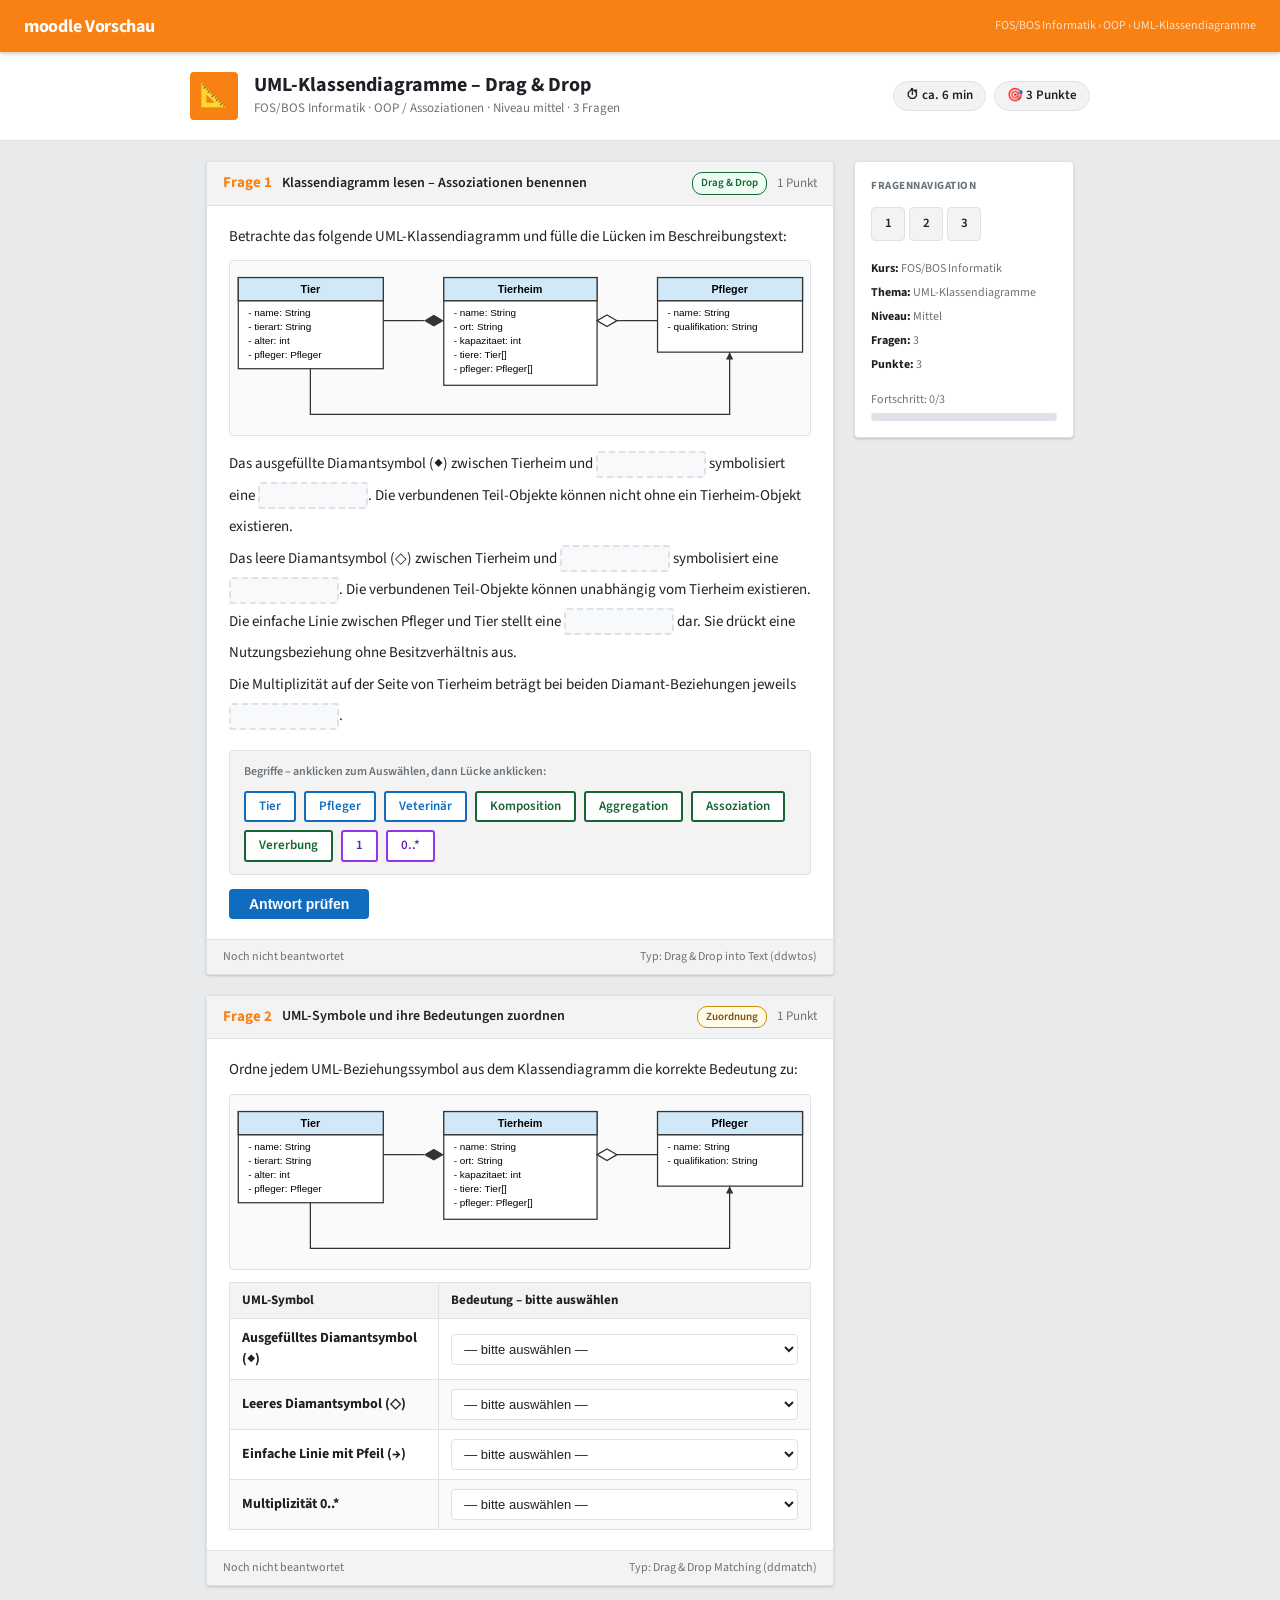
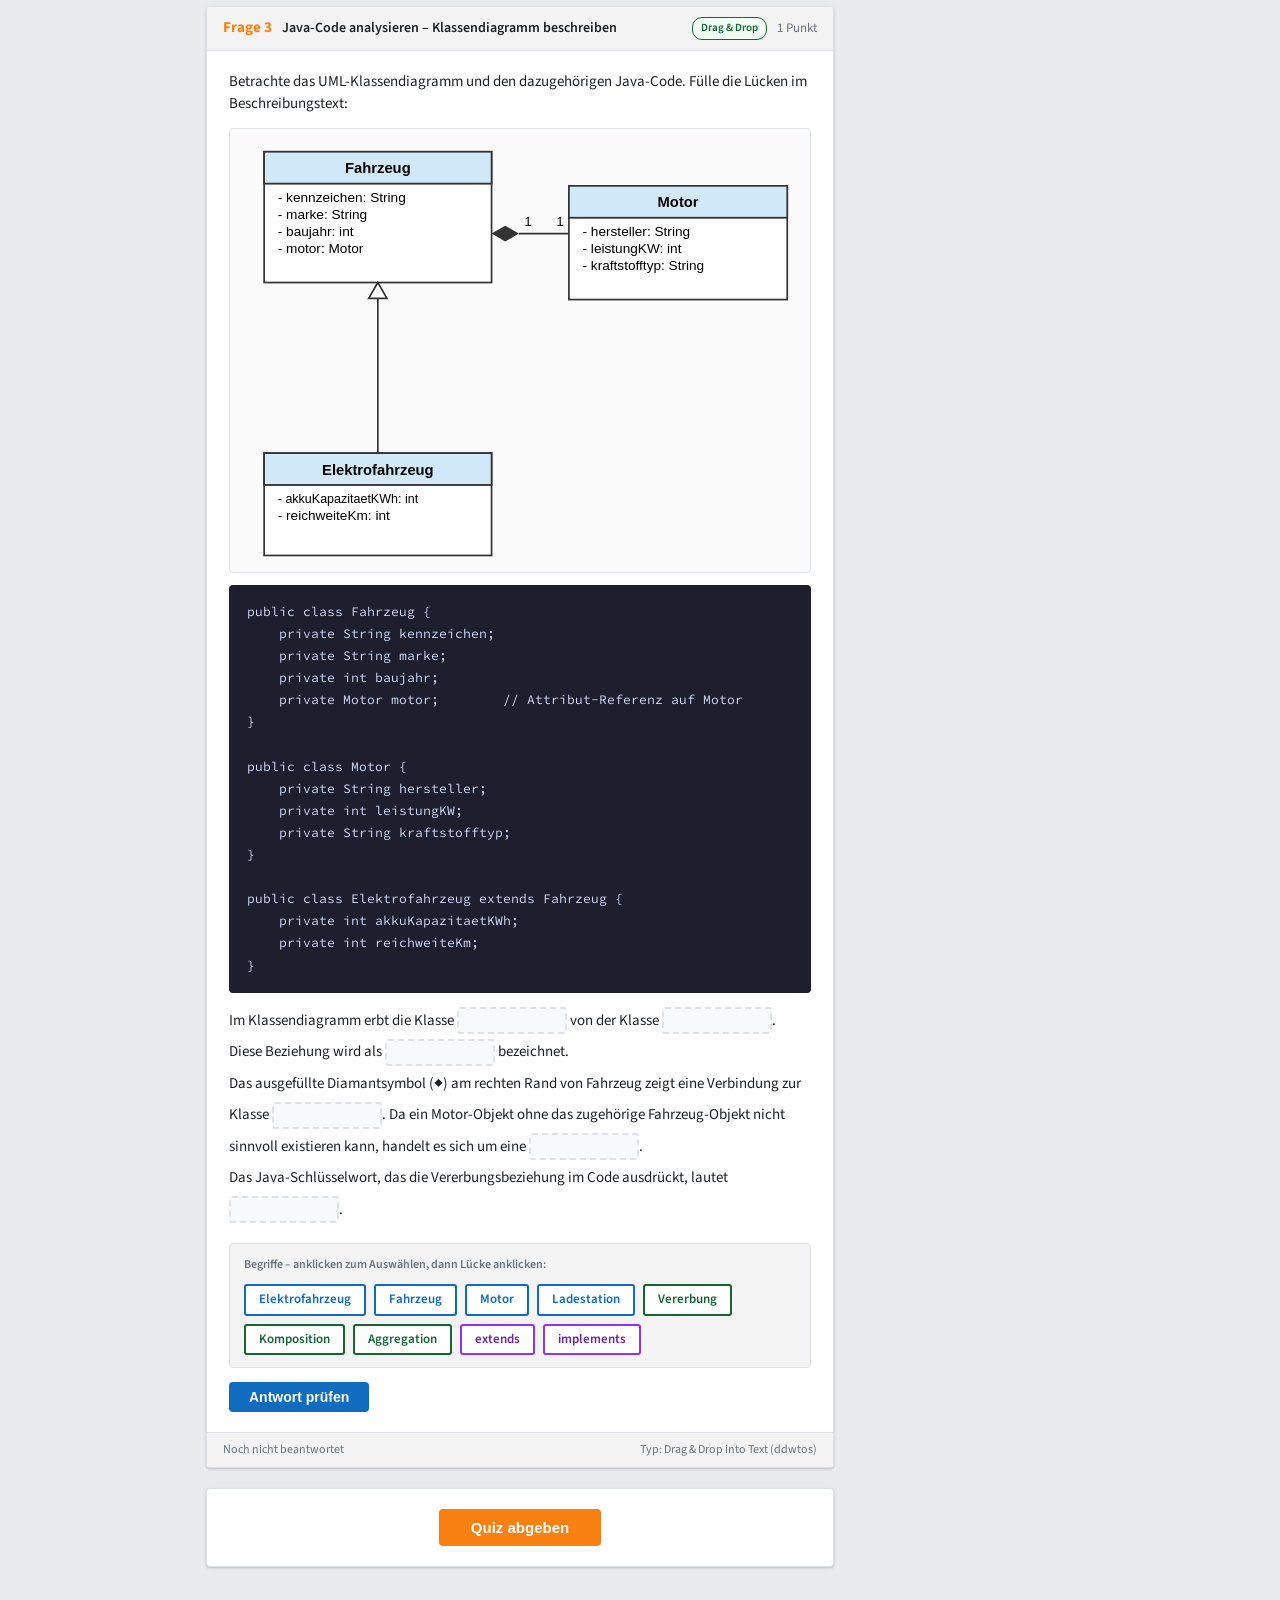
<file: res/quiz_klassendiagramm_ddwtos_20260315.html>
<!DOCTYPE html>
<html lang="de">
<head>
  <meta charset="UTF-8">
  <meta name="viewport" content="width=device-width, initial-scale=1">
  <title>UML-Klassendiagramme: Drag &amp; Drop – Vorschau</title>
  <link rel="preconnect" href="https://fonts.googleapis.com">
  <link href="https://fonts.googleapis.com/css2?family=Source+Sans+3:wght@400;600;700&family=Source+Code+Pro:wght@400;600&display=swap" rel="stylesheet">
  <style>
    :root {
      --moodle-orange: #f98012;
      --moodle-orange-dark: #d4600a;
      --moodle-blue: #0f6cbf;
      --moodle-blue-light: #e8f4fd;
      --moodle-green: #1d7a1d;
      --moodle-green-light: #d4edda;
      --moodle-red: #ca3120;
      --moodle-red-light: #fde8e6;
      --moodle-gray: #6a737b;
      --moodle-gray-light: #f3f3f3;
      --moodle-border: #dee2e6;
      --moodle-text: #1d2125;
      --moodle-white: #ffffff;
      --radius: 4px;
      --shadow: 0 1px 3px rgba(0,0,0,.12), 0 1px 2px rgba(0,0,0,.08);
    }
    *, *::before, *::after { box-sizing: border-box; margin: 0; padding: 0; }
    body {
      font-family: 'Source Sans 3', Arial, sans-serif;
      font-size: 15px;
      color: var(--moodle-text);
      background: #e9eaec;
      line-height: 1.5;
    }

    /* ── Site header ── */
    .site-header {
      height: 52px;
      background: var(--moodle-orange);
      display: flex;
      align-items: center;
      justify-content: space-between;
      padding: 0 24px;
      position: sticky;
      top: 0;
      z-index: 100;
      box-shadow: 0 2px 4px rgba(0,0,0,.2);
    }
    .site-header .logo { font-weight: 700; font-size: 18px; color: white; letter-spacing: -.3px; }
    .site-header .breadcrumb { font-size: 12px; color: rgba(255,255,255,.75); }

    /* ── Quiz header ── */
    .quiz-header {
      background: white;
      border-bottom: 1px solid var(--moodle-border);
      padding: 20px 24px;
    }
    .quiz-header-inner {
      max-width: 900px;
      margin: 0 auto;
      display: flex;
      align-items: center;
      gap: 16px;
      flex-wrap: wrap;
    }
    .quiz-icon {
      width: 48px; height: 48px;
      background: var(--moodle-orange);
      border-radius: var(--radius);
      display: flex; align-items: center; justify-content: center;
      font-size: 24px; flex-shrink: 0;
    }
    .quiz-meta h1 { font-size: 20px; font-weight: 700; line-height: 1.2; }
    .quiz-meta p { font-size: 13px; color: var(--moodle-gray); margin-top: 2px; }
    .quiz-badges { margin-left: auto; display: flex; gap: 8px; flex-wrap: wrap; }
    .badge {
      background: var(--moodle-gray-light);
      border: 1px solid var(--moodle-border);
      border-radius: 20px;
      padding: 4px 12px;
      font-size: 13px; font-weight: 600; white-space: nowrap;
    }

    /* ── Main layout ── */
    .main-wrap {
      max-width: 900px;
      margin: 20px auto;
      padding: 0 16px;
      display: grid;
      grid-template-columns: 1fr 220px;
      gap: 20px;
      align-items: start;
    }

    /* ── Question cards ── */
    .question-card {
      background: white;
      border: 1px solid var(--moodle-border);
      border-radius: var(--radius);
      box-shadow: var(--shadow);
      margin-bottom: 20px;
    }
    .question-header {
      background: var(--moodle-gray-light);
      border-bottom: 1px solid var(--moodle-border);
      padding: 10px 16px;
      display: flex; align-items: center; gap: 10px;
      flex-wrap: wrap;
    }
    .q-num { font-weight: 700; color: var(--moodle-orange); font-size: 15px; flex-shrink: 0; }
    .q-title { flex: 1; font-weight: 600; font-size: 14px; min-width: 120px; }
    .q-type-badge {
      font-size: 11px; font-weight: 600;
      padding: 2px 8px; border-radius: 10px; border: 1px solid;
    }
    .type-dnd   { background: #f0fdf4; color: #166534; border-color: #166534; }
    .type-match { background: #fefce8; color: #854d0e; border-color: #ca8a04; }
    .q-points { font-size: 13px; color: var(--moodle-gray); flex-shrink: 0; }
    .question-body { padding: 20px 22px; }
    .question-footer {
      background: var(--moodle-gray-light);
      border-top: 1px solid var(--moodle-border);
      padding: 8px 16px;
      display: flex; justify-content: space-between;
      font-size: 12px; color: var(--moodle-gray);
    }

    /* ── Drop slots ── */
    .drop-slot {
      display: inline-block;
      min-width: 110px; min-height: 27px;
      border: 2px dashed var(--moodle-border);
      border-radius: 3px;
      background: #f8f9fa;
      padding: 2px 10px;
      vertical-align: middle;
      cursor: pointer;
      font-size: 13px; font-weight: 600;
      text-align: center;
      transition: border-color .15s, background .15s;
      color: #aaa;
    }
    .drop-slot.filled { color: var(--moodle-text); }
    .drop-slot:hover  { border-color: var(--moodle-blue); background: var(--moodle-blue-light); }
    .drop-slot.correct-slot {
      background: var(--moodle-green-light); border-color: var(--moodle-green);
      border-style: solid; color: var(--moodle-green);
    }
    .drop-slot.wrong-slot {
      background: var(--moodle-red-light); border-color: var(--moodle-red);
      border-style: solid; color: var(--moodle-red);
    }
    .drop-slot.drag-over {
      border-color: var(--moodle-orange); border-style: solid;
      background: #fff8f3; color: var(--moodle-text);
    }

    /* ── Chip pool ── */
    .chip-pool {
      margin-top: 18px;
      padding: 12px 14px;
      background: var(--moodle-gray-light);
      border-radius: var(--radius);
      border: 1px solid var(--moodle-border);
      display: flex; flex-wrap: wrap; gap: 8px;
    }
    .chip-pool-label {
      font-size: 12px; font-weight: 600; color: var(--moodle-gray);
      width: 100%; margin-bottom: 2px;
    }
    .drag-chip {
      display: inline-block;
      padding: 4px 13px;
      border-radius: 3px; border: 2px solid;
      background: white;
      cursor: pointer;
      font-size: 13px; font-weight: 600;
      transition: all .15s; user-select: none;
    }
    .drag-chip:hover:not(.used) { opacity: .82; }
    .drag-chip.used { opacity: .3; cursor: not-allowed; pointer-events: none; }
    /* Group colour scheme */
    .drag-chip[data-group="1"]          { color: #0f6cbf; border-color: #0f6cbf; }
    .drag-chip[data-group="1"].selected { background: #0f6cbf; color: white; }
    .drag-chip[data-group="2"]          { color: #166534; border-color: #166534; }
    .drag-chip[data-group="2"].selected { background: #166534; color: white; }
    .drag-chip[data-group="3"]          { color: #6b21a8; border-color: #9333ea; }
    .drag-chip[data-group="3"].selected { background: #6b21a8; color: white; }

    /* ── Buttons ── */
    .check-btn {
      display: inline-block;
      margin-top: 14px;
      padding: 7px 20px;
      background: var(--moodle-blue); color: white;
      border: none; border-radius: var(--radius);
      font-size: 14px; font-weight: 600; cursor: pointer;
      transition: background .15s;
    }
    .check-btn:hover { background: #0a56a0; }

    /* ── Feedback box ── */
    .feedback-box {
      display: none;
      margin-top: 14px;
      padding: 10px 14px;
      border-left: 4px solid;
      border-radius: 0 var(--radius) var(--radius) 0;
      font-size: 14px;
      animation: fadeIn .2s ease;
    }
    .feedback-box.show    { display: block; }
    .feedback-box.correct   { background: var(--moodle-green-light); border-color: var(--moodle-green); color: #0d4f0d; }
    .feedback-box.incorrect { background: var(--moodle-red-light);   border-color: var(--moodle-red);   color: #7b1e13; }
    .feedback-box.info      { background: var(--moodle-blue-light);  border-color: var(--moodle-blue);  color: #08407a; }
    @keyframes fadeIn { from { opacity:0; transform:translateY(-4px); } to { opacity:1; transform:translateY(0); } }

    /* ── Match table ── */
    .match-table { width: 100%; border-collapse: collapse; margin-top: 12px; }
    .match-table th {
      background: var(--moodle-gray-light);
      padding: 8px 12px; text-align: left;
      font-size: 13px; border: 1px solid var(--moodle-border);
    }
    .match-table td {
      padding: 9px 12px;
      border: 1px solid var(--moodle-border);
      vertical-align: middle; font-size: 14px;
    }
    .match-table tr:nth-child(even) td { background: #fafafa; }
    .match-select {
      width: 100%; padding: 6px 8px;
      border: 1px solid var(--moodle-border); border-radius: var(--radius);
      font-size: 13px; background: white; color: var(--moodle-text);
    }
    .match-select.correct-select { border-color: var(--moodle-green); background: var(--moodle-green-light); }
    .match-select.wrong-select   { border-color: var(--moodle-red);   background: var(--moodle-red-light);   }

    /* ── SVG diagram wrapper ── */
    .diagram-wrap { border: 1px solid var(--moodle-border); border-radius: var(--radius); background: #fafafa; margin: 12px 0; overflow: hidden; }

    /* ── Code blocks ── */
    pre {
      font-family: 'Source Code Pro', monospace;
      font-size: 13px;
      background: #1e1e2e; color: #cdd6f4;
      border-radius: var(--radius);
      padding: 16px 18px; overflow-x: auto; line-height: 1.7;
      margin: 12px 0;
    }
    code { font-family: 'Source Code Pro', monospace; font-size: 13px; }
    pre code { background: none; border: none; padding: 0; color: inherit; }

    /* ── Sidebar ── */
    .sidebar { position: sticky; top: 72px; }
    .sidebar-card {
      background: white;
      border: 1px solid var(--moodle-border);
      border-radius: var(--radius); box-shadow: var(--shadow);
      padding: 16px;
    }
    .sidebar-title {
      font-size: 11px; font-weight: 700; text-transform: uppercase;
      letter-spacing: .5px; color: var(--moodle-gray); margin-bottom: 12px;
    }
    .q-nav { display: grid; grid-template-columns: repeat(5, 34px); gap: 4px; margin-bottom: 16px; }
    .q-nav-item {
      width: 34px; height: 34px;
      display: flex; align-items: center; justify-content: center;
      border: 1px solid var(--moodle-border); border-radius: var(--radius);
      background: var(--moodle-gray-light);
      font-size: 13px; font-weight: 600; cursor: pointer;
      transition: all .15s;
    }
    .q-nav-item:hover   { background: var(--moodle-blue-light); color: var(--moodle-blue); }
    .q-nav-item.answered { background: var(--moodle-orange); color: white; border-color: var(--moodle-orange); }
    .sidebar-info { font-size: 12px; color: var(--moodle-gray); line-height: 2; }
    .sidebar-info strong { color: var(--moodle-text); }
    .progress-label { font-size: 12px; color: var(--moodle-gray); margin-top: 14px; margin-bottom: 4px; }
    .progress-bar-wrap { height: 8px; background: var(--moodle-border); border-radius: 4px; overflow: hidden; }
    .progress-bar-fill  { height: 100%; background: var(--moodle-orange); border-radius: 4px; transition: width .3s; width: 0%; }

    /* ── Submit bar ── */
    .submit-bar {
      background: white; border: 1px solid var(--moodle-border);
      border-radius: var(--radius); box-shadow: var(--shadow);
      padding: 20px; text-align: center; margin-bottom: 40px;
    }
    .submit-btn {
      padding: 10px 32px;
      background: var(--moodle-orange); color: white;
      border: none; border-radius: var(--radius);
      font-size: 15px; font-weight: 700; cursor: pointer;
      transition: background .15s;
    }
    .submit-btn:hover { background: var(--moodle-orange-dark); }

    /* ── Q-text spacing ── */
    .q-text p { line-height: 2.1; }

    /* ── Responsive ── */
    @media (max-width: 700px) {
      .main-wrap { grid-template-columns: 1fr; }
      .sidebar   { position: static; }
      .quiz-badges { display: none; }
    }
  </style>
</head>
<body>

<!-- ═══════════════════ SITE HEADER ═══════════════════ -->
<header class="site-header">
  <div class="logo">moodle Vorschau</div>
  <div class="breadcrumb">FOS/BOS Informatik &rsaquo; OOP &rsaquo; UML-Klassendiagramme</div>
</header>

<!-- ═══════════════════ QUIZ HEADER ═══════════════════ -->
<div class="quiz-header">
  <div class="quiz-header-inner">
    <div class="quiz-icon">📐</div>
    <div class="quiz-meta">
      <h1>UML-Klassendiagramme – Drag &amp; Drop</h1>
      <p>FOS/BOS Informatik · OOP / Assoziationen · Niveau mittel · 3 Fragen</p>
    </div>
    <div class="quiz-badges">
      <span class="badge">⏱ ca. 6 min</span>
      <span class="badge">🎯 3 Punkte</span>
    </div>
  </div>
</div>

<!-- ═══════════════════ MAIN WRAP ═══════════════════ -->
<div class="main-wrap">
  <div class="questions">

    <!-- ═══════════════════════════════════════════════════
         FRAGE 1  ddwtos – Diagramm lesen, Assoziationen benennen
         ═══════════════════════════════════════════════════ -->
    <div class="question-card" id="q1">
      <div class="question-header">
        <span class="q-num">Frage 1</span>
        <span class="q-title">Klassendiagramm lesen – Assoziationen benennen</span>
        <span class="q-type-badge type-dnd">Drag &amp; Drop</span>
        <span class="q-points">1 Punkt</span>
      </div>
      <div class="question-body">
        <p>Betrachte das folgende UML-Klassendiagramm und fülle die Lücken im Beschreibungstext:</p>

        <!-- SVG Klasssendiagramm Tierheim -->
        <div class="diagram-wrap">
          <svg xmlns="http://www.w3.org/2000/svg" width="100%" viewBox="0 0 700 210"
               style="font-family:Arial,sans-serif;font-size:13px;display:block;">
            <defs>
              <marker id="arr-q1" orient="auto" markerWidth="6" markerHeight="6"
                      viewBox="0 0 6 6" refX="6" refY="3">
                <path d="M0,0 L6,3 L0,6 z" fill="#333"/>
              </marker>
            </defs>
            <!-- Tier (links) -->
            <rect x="10" y="20" width="175" height="110" fill="white" stroke="#333" stroke-width="1.5"/>
            <rect x="10" y="20" width="175" height="28" fill="#d0e8f8" stroke="#333" stroke-width="1.5"/>
            <text x="97" y="39" text-anchor="middle" font-weight="bold" font-size="13">Tier</text>
            <line x1="10" y1="48" x2="185" y2="48" stroke="#333" stroke-width="1"/>
            <text x="22" y="66" font-size="12">- name: String</text>
            <text x="22" y="83" font-size="12">- tierart: String</text>
            <text x="22" y="100" font-size="12">- alter: int</text>
            <text x="22" y="117" font-size="12">- pfleger: Pfleger</text>
            <!-- Tierheim (mitte) -->
            <rect x="258" y="20" width="185" height="130" fill="white" stroke="#333" stroke-width="1.5"/>
            <rect x="258" y="20" width="185" height="28" fill="#d0e8f8" stroke="#333" stroke-width="1.5"/>
            <text x="350" y="39" text-anchor="middle" font-weight="bold" font-size="13">Tierheim</text>
            <line x1="258" y1="48" x2="443" y2="48" stroke="#333" stroke-width="1"/>
            <text x="270" y="66" font-size="12">- name: String</text>
            <text x="270" y="83" font-size="12">- ort: String</text>
            <text x="270" y="100" font-size="12">- kapazitaet: int</text>
            <text x="270" y="117" font-size="12">- tiere: Tier[]</text>
            <text x="270" y="134" font-size="12">- pfleger: Pfleger[]</text>
            <!-- Pfleger (rechts) -->
            <rect x="516" y="20" width="175" height="90" fill="white" stroke="#333" stroke-width="1.5"/>
            <rect x="516" y="20" width="175" height="28" fill="#d0e8f8" stroke="#333" stroke-width="1.5"/>
            <text x="603" y="39" text-anchor="middle" font-weight="bold" font-size="13">Pfleger</text>
            <line x1="516" y1="48" x2="691" y2="48" stroke="#333" stroke-width="1"/>
            <text x="528" y="66" font-size="12">- name: String</text>
            <text x="528" y="83" font-size="12">- qualifikation: String</text>
            <!-- Komposition ◆: Tier ----◆[Tierheim] – Linie zuerst, Raute ON TOP -->
            <line x1="185" y1="72" x2="234" y2="72" stroke="#333" stroke-width="1.5"/>
            <polygon points="234,72 246,65 258,72 246,79" fill="#333"/>
            <!-- Aggregation ◇: [Tierheim]◇---- Pfleger – Linie zuerst, Raute ON TOP -->
            <line x1="467" y1="72" x2="516" y2="72" stroke="#333" stroke-width="1.5"/>
            <polygon points="443,72 455,65 467,72 455,79" fill="white" stroke="#333" stroke-width="1.5"/>
            <!-- Assoziation →: Tier → Pfleger, U-förmig unterhalb -->
            <path d="M97,130 L97,185 L603,185 L603,110" stroke="#333" stroke-width="1.5" fill="none"
                  marker-end="url(#arr-q1)"/>
          </svg>
        </div>

        <!-- Lückentext Q1 -->
        <div class="q-text">
          <p>Das ausgefüllte Diamantsymbol (◆) zwischen Tierheim und
            <span class="drop-slot" data-slot="1" data-qid="1" onclick="fillSlot(this,1)"></span>
            symbolisiert eine
            <span class="drop-slot" data-slot="2" data-qid="1" onclick="fillSlot(this,1)"></span>.
            Die verbundenen Teil-Objekte können nicht ohne ein Tierheim-Objekt existieren.</p>
          <p>Das leere Diamantsymbol (◇) zwischen Tierheim und
            <span class="drop-slot" data-slot="3" data-qid="1" onclick="fillSlot(this,1)"></span>
            symbolisiert eine
            <span class="drop-slot" data-slot="4" data-qid="1" onclick="fillSlot(this,1)"></span>.
            Die verbundenen Teil-Objekte können unabhängig vom Tierheim existieren.</p>
          <p>Die einfache Linie zwischen Pfleger und Tier stellt eine
            <span class="drop-slot" data-slot="5" data-qid="1" onclick="fillSlot(this,1)"></span>
            dar. Sie drückt eine Nutzungsbeziehung ohne Besitzverhältnis aus.</p>
          <p>Die Multiplizität auf der Seite von Tierheim beträgt bei beiden Diamant-Beziehungen jeweils
            <span class="drop-slot" data-slot="6" data-qid="1" onclick="fillSlot(this,1)"></span>.</p>
        </div>

        <!-- Chip pool Q1 -->
        <div class="chip-pool" id="pool-q1">
          <div class="chip-pool-label">Begriffe – anklicken zum Auswählen, dann Lücke anklicken:</div>
          <!-- Gruppe 1: Klassennamen (blau) -->
          <span class="drag-chip" data-id="q1c1" data-group="1" data-text="Tier"      onclick="selectChip(this)">Tier</span>
          <span class="drag-chip" data-id="q1c2" data-group="1" data-text="Pfleger"   onclick="selectChip(this)">Pfleger</span>
          <span class="drag-chip" data-id="q1c3" data-group="1" data-text="Veterinär" onclick="selectChip(this)">Veterinär</span>
          <!-- Gruppe 2: Beziehungstypen (grün) -->
          <span class="drag-chip" data-id="q1c4" data-group="2" data-text="Komposition" onclick="selectChip(this)">Komposition</span>
          <span class="drag-chip" data-id="q1c5" data-group="2" data-text="Aggregation" onclick="selectChip(this)">Aggregation</span>
          <span class="drag-chip" data-id="q1c6" data-group="2" data-text="Assoziation" onclick="selectChip(this)">Assoziation</span>
          <span class="drag-chip" data-id="q1c7" data-group="2" data-text="Vererbung"   onclick="selectChip(this)">Vererbung</span>
          <!-- Gruppe 3: Multiplizitäten (violett) -->
          <span class="drag-chip" data-id="q1c8" data-group="3" data-text="1"    onclick="selectChip(this)">1</span>
          <span class="drag-chip" data-id="q1c9" data-group="3" data-text="0..*" onclick="selectChip(this)">0..*</span>
        </div>
        <button class="check-btn"
                onclick="checkDdwtos(1,['Tier','Komposition','Pfleger','Aggregation','Assoziation','1'])">
          Antwort prüfen
        </button>
        <div class="feedback-box" id="fb-q1"></div>
      </div>
      <div class="question-footer">
        <span class="footer-status" id="status-q1" style="color:var(--moodle-gray);">Noch nicht beantwortet</span>
        <span>Typ: Drag &amp; Drop into Text (ddwtos)</span>
      </div>
    </div><!-- /q1 -->


    <!-- ═══════════════════════════════════════════════════
         FRAGE 2  ddmatch – UML-Symbole Bedeutungen zuordnen
         ═══════════════════════════════════════════════════ -->
    <div class="question-card" id="q2">
      <div class="question-header">
        <span class="q-num">Frage 2</span>
        <span class="q-title">UML-Symbole und ihre Bedeutungen zuordnen</span>
        <span class="q-type-badge type-match">Zuordnung</span>
        <span class="q-points">1 Punkt</span>
      </div>
      <div class="question-body">
        <p>Ordne jedem UML-Beziehungssymbol aus dem Klassendiagramm die korrekte Bedeutung zu:</p>

        <!-- SVG (gleiche Grafik wie Frage 1) -->
        <div class="diagram-wrap">
          <svg xmlns="http://www.w3.org/2000/svg" width="100%" viewBox="0 0 700 210"
               style="font-family:Arial,sans-serif;font-size:13px;display:block;">
            <defs>
              <marker id="arr-q2" orient="auto" markerWidth="6" markerHeight="6"
                      viewBox="0 0 6 6" refX="6" refY="3">
                <path d="M0,0 L6,3 L0,6 z" fill="#333"/>
              </marker>
            </defs>
            <!-- Tier (links) -->
            <rect x="10" y="20" width="175" height="110" fill="white" stroke="#333" stroke-width="1.5"/>
            <rect x="10" y="20" width="175" height="28" fill="#d0e8f8" stroke="#333" stroke-width="1.5"/>
            <text x="97" y="39" text-anchor="middle" font-weight="bold" font-size="13">Tier</text>
            <line x1="10" y1="48" x2="185" y2="48" stroke="#333" stroke-width="1"/>
            <text x="22" y="66" font-size="12">- name: String</text>
            <text x="22" y="83" font-size="12">- tierart: String</text>
            <text x="22" y="100" font-size="12">- alter: int</text>
            <text x="22" y="117" font-size="12">- pfleger: Pfleger</text>
            <!-- Tierheim (mitte) -->
            <rect x="258" y="20" width="185" height="130" fill="white" stroke="#333" stroke-width="1.5"/>
            <rect x="258" y="20" width="185" height="28" fill="#d0e8f8" stroke="#333" stroke-width="1.5"/>
            <text x="350" y="39" text-anchor="middle" font-weight="bold" font-size="13">Tierheim</text>
            <line x1="258" y1="48" x2="443" y2="48" stroke="#333" stroke-width="1"/>
            <text x="270" y="66" font-size="12">- name: String</text>
            <text x="270" y="83" font-size="12">- ort: String</text>
            <text x="270" y="100" font-size="12">- kapazitaet: int</text>
            <text x="270" y="117" font-size="12">- tiere: Tier[]</text>
            <text x="270" y="134" font-size="12">- pfleger: Pfleger[]</text>
            <!-- Pfleger (rechts) -->
            <rect x="516" y="20" width="175" height="90" fill="white" stroke="#333" stroke-width="1.5"/>
            <rect x="516" y="20" width="175" height="28" fill="#d0e8f8" stroke="#333" stroke-width="1.5"/>
            <text x="603" y="39" text-anchor="middle" font-weight="bold" font-size="13">Pfleger</text>
            <line x1="516" y1="48" x2="691" y2="48" stroke="#333" stroke-width="1"/>
            <text x="528" y="66" font-size="12">- name: String</text>
            <text x="528" y="83" font-size="12">- qualifikation: String</text>
            <!-- Komposition ◆: Tier ----◆[Tierheim] – Linie zuerst, Raute ON TOP -->
            <line x1="185" y1="72" x2="234" y2="72" stroke="#333" stroke-width="1.5"/>
            <polygon points="234,72 246,65 258,72 246,79" fill="#333"/>
            <!-- Aggregation ◇: [Tierheim]◇---- Pfleger – Linie zuerst, Raute ON TOP -->
            <line x1="467" y1="72" x2="516" y2="72" stroke="#333" stroke-width="1.5"/>
            <polygon points="443,72 455,65 467,72 455,79" fill="white" stroke="#333" stroke-width="1.5"/>
            <!-- Assoziation →: Tier → Pfleger, U-förmig unterhalb -->
            <path d="M97,130 L97,185 L603,185 L603,110" stroke="#333" stroke-width="1.5" fill="none"
                  marker-end="url(#arr-q2)"/>
          </svg>
        </div>

        <!-- Match table -->
        <table class="match-table">
          <thead>
            <tr>
              <th style="width:36%">UML-Symbol</th>
              <th>Bedeutung – bitte auswählen</th>
            </tr>
          </thead>
          <tbody>
            <tr>
              <td><strong>Ausgefülltes Diamantsymbol (◆)</strong></td>
              <td>
                <select class="match-select" data-sub="0" onchange="checkDdmatch(2)">
                  <option value="">— bitte auswählen —</option>
                  <option>Die Teil-Objekte können ohne das Ganze-Objekt nicht existieren.</option>
                  <option>Die Teil-Objekte können unabhängig vom Ganzen existieren.</option>
                  <option>Nutzungsbeziehung ohne Besitzverhältnis zwischen den Klassen.</option>
                  <option>Kein oder beliebig viele Objekte der assoziierten Klasse.</option>
                  <option>Diese Klasse kann von mehreren Elternklassen gleichzeitig erben.</option>
                </select>
              </td>
            </tr>
            <tr>
              <td><strong>Leeres Diamantsymbol (◇)</strong></td>
              <td>
                <select class="match-select" data-sub="1" onchange="checkDdmatch(2)">
                  <option value="">— bitte auswählen —</option>
                  <option>Die Teil-Objekte können ohne das Ganze-Objekt nicht existieren.</option>
                  <option>Die Teil-Objekte können unabhängig vom Ganzen existieren.</option>
                  <option>Nutzungsbeziehung ohne Besitzverhältnis zwischen den Klassen.</option>
                  <option>Kein oder beliebig viele Objekte der assoziierten Klasse.</option>
                  <option>Diese Klasse kann von mehreren Elternklassen gleichzeitig erben.</option>
                </select>
              </td>
            </tr>
            <tr>
              <td><strong>Einfache Linie mit Pfeil (→)</strong></td>
              <td>
                <select class="match-select" data-sub="2" onchange="checkDdmatch(2)">
                  <option value="">— bitte auswählen —</option>
                  <option>Die Teil-Objekte können ohne das Ganze-Objekt nicht existieren.</option>
                  <option>Die Teil-Objekte können unabhängig vom Ganzen existieren.</option>
                  <option>Nutzungsbeziehung ohne Besitzverhältnis zwischen den Klassen.</option>
                  <option>Kein oder beliebig viele Objekte der assoziierten Klasse.</option>
                  <option>Diese Klasse kann von mehreren Elternklassen gleichzeitig erben.</option>
                </select>
              </td>
            </tr>
            <tr>
              <td><strong>Multiplizität 0..*</strong></td>
              <td>
                <select class="match-select" data-sub="3" onchange="checkDdmatch(2)">
                  <option value="">— bitte auswählen —</option>
                  <option>Die Teil-Objekte können ohne das Ganze-Objekt nicht existieren.</option>
                  <option>Die Teil-Objekte können unabhängig vom Ganzen existieren.</option>
                  <option>Nutzungsbeziehung ohne Besitzverhältnis zwischen den Klassen.</option>
                  <option>Kein oder beliebig viele Objekte der assoziierten Klasse.</option>
                  <option>Diese Klasse kann von mehreren Elternklassen gleichzeitig erben.</option>
                </select>
              </td>
            </tr>
          </tbody>
        </table>
        <div class="feedback-box" id="fb-q2"></div>
      </div>
      <div class="question-footer">
        <span class="footer-status" id="status-q2" style="color:var(--moodle-gray);">Noch nicht beantwortet</span>
        <span>Typ: Drag &amp; Drop Matching (ddmatch)</span>
      </div>
    </div><!-- /q2 -->


    <!-- ═══════════════════════════════════════════════════
         FRAGE 3  ddwtos – Java-Code → Klassendiagramm beschreiben
         Drei Klassen: Fahrzeug, Motor, Elektrofahrzeug
         Assoziationen: Vererbung + Komposition
         ═══════════════════════════════════════════════════ -->
    <div class="question-card" id="q3">
      <div class="question-header">
        <span class="q-num">Frage 3</span>
        <span class="q-title">Java-Code analysieren – Klassendiagramm beschreiben</span>
        <span class="q-type-badge type-dnd">Drag &amp; Drop</span>
        <span class="q-points">1 Punkt</span>
      </div>
      <div class="question-body">
        <p>Betrachte das UML-Klassendiagramm und den dazugehörigen Java-Code. Fülle die Lücken im Beschreibungstext:</p>

        <!-- UML Klassendiagramm Fahrzeug / Motor / Elektrofahrzeug -->
        <div class="diagram-wrap">
          <svg xmlns="http://www.w3.org/2000/svg" width="100%" viewBox="0 0 510 390"
               style="font-family:Arial,sans-serif;font-size:13px;display:block;">
            <!-- Fahrzeug -->
            <rect x="30" y="20" width="200" height="115" fill="white" stroke="#333" stroke-width="1.5"/>
            <rect x="30" y="20" width="200" height="28" fill="#d0e8f8" stroke="#333" stroke-width="1.5"/>
            <text x="130" y="39" text-anchor="middle" font-weight="bold" font-size="13">Fahrzeug</text>
            <line x1="30" y1="48" x2="230" y2="48" stroke="#333" stroke-width="1"/>
            <text x="42" y="64" font-size="12">- kennzeichen: String</text>
            <text x="42" y="79" font-size="12">- marke: String</text>
            <text x="42" y="94" font-size="12">- baujahr: int</text>
            <text x="42" y="109" font-size="12">- motor: Motor</text>
            <!-- Motor -->
            <rect x="298" y="50" width="192" height="100" fill="white" stroke="#333" stroke-width="1.5"/>
            <rect x="298" y="50" width="192" height="28" fill="#d0e8f8" stroke="#333" stroke-width="1.5"/>
            <text x="394" y="69" text-anchor="middle" font-weight="bold" font-size="13">Motor</text>
            <line x1="298" y1="78" x2="490" y2="78" stroke="#333" stroke-width="1"/>
            <text x="310" y="94" font-size="12">- hersteller: String</text>
            <text x="310" y="109" font-size="12">- leistungKW: int</text>
            <text x="310" y="124" font-size="12">- kraftstofftyp: String</text>
            <!-- Elektrofahrzeug -->
            <rect x="30" y="285" width="200" height="90" fill="white" stroke="#333" stroke-width="1.5"/>
            <rect x="30" y="285" width="200" height="28" fill="#d0e8f8" stroke="#333" stroke-width="1.5"/>
            <text x="130" y="304" text-anchor="middle" font-weight="bold" font-size="13">Elektrofahrzeug</text>
            <line x1="30" y1="313" x2="230" y2="313" stroke="#333" stroke-width="1"/>
            <text x="42" y="329" font-size="11">- akkuKapazitaetKWh: int</text>
            <text x="42" y="344" font-size="12">- reichweiteKm: int</text>
            <!-- Komposition: Linie zuerst, Raute ON TOP -->
            <line x1="254" y1="92" x2="298" y2="92" stroke="#333" stroke-width="1.5"/>
            <polygon points="230,92 242,99 254,92 242,85" fill="#333"/>
            <text x="259" y="85" font-size="11">1</text>
            <text x="287" y="85" font-size="11">1</text>
            <!-- Vererbung: Linie + hohles Dreieck, Spitze an Fahrzeug-Unterrand -->
            <line x1="130" y1="285" x2="130" y2="149" stroke="#333" stroke-width="1.5"/>
            <polygon points="130,135 122,149 138,149" fill="white" stroke="#333" stroke-width="1.5"/>
          </svg>
        </div>

        <pre><code>public class Fahrzeug {
    private String kennzeichen;
    private String marke;
    private int baujahr;
    private Motor motor;        // Attribut-Referenz auf Motor
}

public class Motor {
    private String hersteller;
    private int leistungKW;
    private String kraftstofftyp;
}

public class Elektrofahrzeug extends Fahrzeug {
    private int akkuKapazitaetKWh;
    private int reichweiteKm;
}</code></pre>

        <!-- Lückentext Q3 -->
        <div class="q-text">
          <p>Im Klassendiagramm erbt die Klasse
            <span class="drop-slot" data-slot="1" data-qid="3" onclick="fillSlot(this,3)"></span>
            von der Klasse
            <span class="drop-slot" data-slot="2" data-qid="3" onclick="fillSlot(this,3)"></span>.
            Diese Beziehung wird als
            <span class="drop-slot" data-slot="3" data-qid="3" onclick="fillSlot(this,3)"></span>
            bezeichnet.</p>
          <p>Das ausgefüllte Diamantsymbol (◆) am rechten Rand von Fahrzeug zeigt eine Verbindung
            zur Klasse
            <span class="drop-slot" data-slot="4" data-qid="3" onclick="fillSlot(this,3)"></span>.
            Da ein Motor-Objekt ohne das zugehörige Fahrzeug-Objekt nicht sinnvoll existieren
            kann, handelt es sich um eine
            <span class="drop-slot" data-slot="5" data-qid="3" onclick="fillSlot(this,3)"></span>.</p>
          <p>Das Java-Schlüsselwort, das die Vererbungsbeziehung im Code ausdrückt, lautet
            <span class="drop-slot" data-slot="6" data-qid="3" onclick="fillSlot(this,3)"></span>.</p>
        </div>

        <!-- Chip pool Q3 -->
        <div class="chip-pool" id="pool-q3">
          <div class="chip-pool-label">Begriffe – anklicken zum Auswählen, dann Lücke anklicken:</div>
          <!-- Gruppe 1: Klassennamen (blau) -->
          <span class="drag-chip" data-id="q3c1" data-group="1" data-text="Elektrofahrzeug" onclick="selectChip(this)">Elektrofahrzeug</span>
          <span class="drag-chip" data-id="q3c2" data-group="1" data-text="Fahrzeug"        onclick="selectChip(this)">Fahrzeug</span>
          <span class="drag-chip" data-id="q3c3" data-group="1" data-text="Motor"           onclick="selectChip(this)">Motor</span>
          <span class="drag-chip" data-id="q3c4" data-group="1" data-text="Ladestation"     onclick="selectChip(this)">Ladestation</span>
          <!-- Gruppe 2: Beziehungstypen (grün) -->
          <span class="drag-chip" data-id="q3c5" data-group="2" data-text="Vererbung"   onclick="selectChip(this)">Vererbung</span>
          <span class="drag-chip" data-id="q3c6" data-group="2" data-text="Komposition" onclick="selectChip(this)">Komposition</span>
          <span class="drag-chip" data-id="q3c7" data-group="2" data-text="Aggregation" onclick="selectChip(this)">Aggregation</span>
          <!-- Gruppe 3: Java-Schlüsselwörter (violett) -->
          <span class="drag-chip" data-id="q3c8" data-group="3" data-text="extends"    onclick="selectChip(this)">extends</span>
          <span class="drag-chip" data-id="q3c9" data-group="3" data-text="implements" onclick="selectChip(this)">implements</span>
        </div>
        <button class="check-btn"
                onclick="checkDdwtos(3,['Elektrofahrzeug','Fahrzeug','Vererbung','Motor','Komposition','extends'])">
          Antwort prüfen
        </button>
        <div class="feedback-box" id="fb-q3"></div>
      </div>
      <div class="question-footer">
        <span class="footer-status" id="status-q3" style="color:var(--moodle-gray);">Noch nicht beantwortet</span>
        <span>Typ: Drag &amp; Drop into Text (ddwtos)</span>
      </div>
    </div><!-- /q3 -->

    <!-- Submit bar -->
    <div class="submit-bar">
      <button class="submit-btn" onclick="submitQuiz()">Quiz abgeben</button>
    </div>

  </div><!-- /questions -->

  <!-- ═══════════════════ SIDEBAR ═══════════════════ -->
  <aside class="sidebar">
    <div class="sidebar-card">
      <div class="sidebar-title">Fragennavigation</div>
      <div class="q-nav">
        <div class="q-nav-item" id="nav-q1"
             onclick="document.getElementById('q1').scrollIntoView({behavior:'smooth'})">1</div>
        <div class="q-nav-item" id="nav-q2"
             onclick="document.getElementById('q2').scrollIntoView({behavior:'smooth'})">2</div>
        <div class="q-nav-item" id="nav-q3"
             onclick="document.getElementById('q3').scrollIntoView({behavior:'smooth'})">3</div>
      </div>
      <div class="sidebar-info">
        <div><strong>Kurs:</strong> FOS/BOS Informatik</div>
        <div><strong>Thema:</strong> UML-Klassendiagramme</div>
        <div><strong>Niveau:</strong> Mittel</div>
        <div><strong>Fragen:</strong> 3</div>
        <div><strong>Punkte:</strong> 3</div>
      </div>
      <div class="progress-label">Fortschritt: <span id="prog-count">0</span>/3</div>
      <div class="progress-bar-wrap">
        <div class="progress-bar-fill" id="prog-bar"></div>
      </div>
    </div>
  </aside>

</div><!-- /main-wrap -->

<!-- ═══════════════════ JAVASCRIPT ═══════════════════ -->
<script>
  /* ── State ── */
  let selectedChip = null;
  let dragChip     = null;
  const answeredSet = new Set();

  /* ── Core: Chip in Slot platzieren (Click + Drop) ── */
  function placeChipInSlot(chip, slot) {
    if (!chip) return;
    const oldId = slot.dataset.chipId;
    if (oldId) {
      const oldChip = document.querySelector('.drag-chip[data-id="' + oldId + '"]');
      if (oldChip) { oldChip.classList.remove('used'); }
    }
    slot.textContent = chip.dataset.text;
    slot.dataset.chipId = chip.dataset.id;
    slot.classList.add('filled');
    slot.classList.remove('correct-slot', 'wrong-slot', 'drag-over');
    chip.classList.add('used');
    chip.classList.remove('selected');
    dragChip     = null;
    selectedChip = null;
  }

  /* ── Chip Selection (Click) ── */
  function selectChip(chip) {
    if (chip.classList.contains('used')) return;
    if (selectedChip === chip) {
      chip.classList.remove('selected');
      selectedChip = null;
      return;
    }
    if (selectedChip) selectedChip.classList.remove('selected');
    selectedChip = chip;
    chip.classList.add('selected');
  }

  /* ── Slot Filling (Click) ── */
  function fillSlot(slot, qId) {
    placeChipInSlot(selectedChip, slot);
  }

  /* ── Drag-Events ── */
  function chipDragStart(event, chip) {
    if (chip.classList.contains('used')) { event.preventDefault(); return; }
    dragChip = chip;
    if (selectedChip && selectedChip !== chip) selectedChip.classList.remove('selected');
    selectedChip = chip;
    chip.classList.add('selected');
    event.dataTransfer.effectAllowed = 'move';
    event.dataTransfer.setData('text/plain', chip.dataset.id);
  }

  function chipDrop(event, slot) {
    event.preventDefault();
    slot.classList.remove('drag-over');
    placeChipInSlot(dragChip || selectedChip, slot);
  }

  /* ── Drag-and-Drop per DOMContentLoaded aktivieren ── */
  document.addEventListener('DOMContentLoaded', function () {
    document.querySelectorAll('.drag-chip').forEach(function (chip) {
      chip.setAttribute('draggable', 'true');
      chip.addEventListener('dragstart', function (e) { chipDragStart(e, chip); });
    });
    document.querySelectorAll('.drop-slot').forEach(function (slot) {
      slot.addEventListener('dragover',  function (e) { e.preventDefault(); });
      slot.addEventListener('dragenter', function (e) { e.preventDefault(); slot.classList.add('drag-over'); });
      slot.addEventListener('dragleave', function ()  { slot.classList.remove('drag-over'); });
      slot.addEventListener('drop',      function (e) { chipDrop(e, slot); });
    });
  });

  /* ── Check ddwtos ── */
  function checkDdwtos(qId, correctAnswers) {
    const slots = document.querySelectorAll(`#q${qId} .drop-slot`);
    let correct = 0, filled = 0;

    slots.forEach(slot => {
      const n    = parseInt(slot.dataset.slot);
      const txt  = (slot.textContent || '').trim();
      if (!txt) return;
      filled++;
      const ok = txt === correctAnswers[n - 1];
      slot.classList.remove('correct-slot', 'wrong-slot');
      slot.classList.add(ok ? 'correct-slot' : 'wrong-slot');
      if (ok) correct++;
    });

    const fb = document.getElementById(`fb-q${qId}`);
    if (filled === 0) {
      fb.className = 'feedback-box info show';
      fb.innerHTML = 'Bitte fülle zunächst mindestens eine Lücke aus.';
      return;
    }
    const total = correctAnswers.length;
    const allOk = correct === total && filled === total;
    fb.className = `feedback-box ${allOk ? 'correct' : 'incorrect'} show`;
    fb.innerHTML  = allOk
      ? `✓ Alle ${total} Lücken richtig – ausgezeichnet!`
      : `${correct} von ${total} Lücken korrekt. Überprüfe die rot markierten Felder.`;
    if (allOk || filled >= total) markAnswered(qId);
  }

  /* ── Check ddmatch ── */
  function checkDdmatch(qId) {
    const CORRECT = {
      "0": "Die Teil-Objekte können ohne das Ganze-Objekt nicht existieren.",
      "1": "Die Teil-Objekte können unabhängig vom Ganzen existieren.",
      "2": "Nutzungsbeziehung ohne Besitzverhältnis zwischen den Klassen.",
      "3": "Kein oder beliebig viele Objekte der assoziierten Klasse."
    };
    const selects = document.querySelectorAll(`#q${qId} .match-select`);
    let correct = 0, filled = 0;

    selects.forEach(sel => {
      if (!sel.value) return;
      filled++;
      const ok = sel.value === CORRECT[sel.dataset.sub];
      sel.classList.remove('correct-select', 'wrong-select');
      sel.classList.add(ok ? 'correct-select' : 'wrong-select');
      if (ok) correct++;
    });

    if (filled === 0) return;
    const total = Object.keys(CORRECT).length;
    const allOk = correct === total && filled === total;
    const fb = document.getElementById(`fb-q${qId}`);
    fb.className = `feedback-box ${allOk ? 'correct' : (correct > 0 ? 'info' : 'incorrect')} show`;
    fb.innerHTML  = allOk
      ? `✓ Alle ${total} Zuordnungen korrekt!`
      : `${correct} von ${total} Zuordnungen korrekt.`;
    if (allOk) markAnswered(qId);
  }

  /* ── Progress ── */
  function markAnswered(qId) {
    if (answeredSet.has(qId)) return;
    answeredSet.add(qId);
    document.getElementById(`nav-q${qId}`).classList.add('answered');
    document.getElementById(`status-q${qId}`).textContent    = 'Beantwortet';
    document.getElementById(`status-q${qId}`).style.color    = 'var(--moodle-green)';
    document.getElementById('prog-count').textContent = answeredSet.size;
    document.getElementById('prog-bar').style.width   = (answeredSet.size / 3 * 100) + '%';
  }

  /* ── Submit ── */
  function submitQuiz() {
    if (answeredSet.size < 3) {
      alert(`Noch ${3 - answeredSet.size} Frage(n) nicht abgeschlossen.\nBitte alle Fragen prüfen.`);
      return;
    }
    alert('Quiz abgegeben! In Moodle würde jetzt die Gesamtauswertung erscheinen.');
  }
</script>
</body>
</html>
</file>
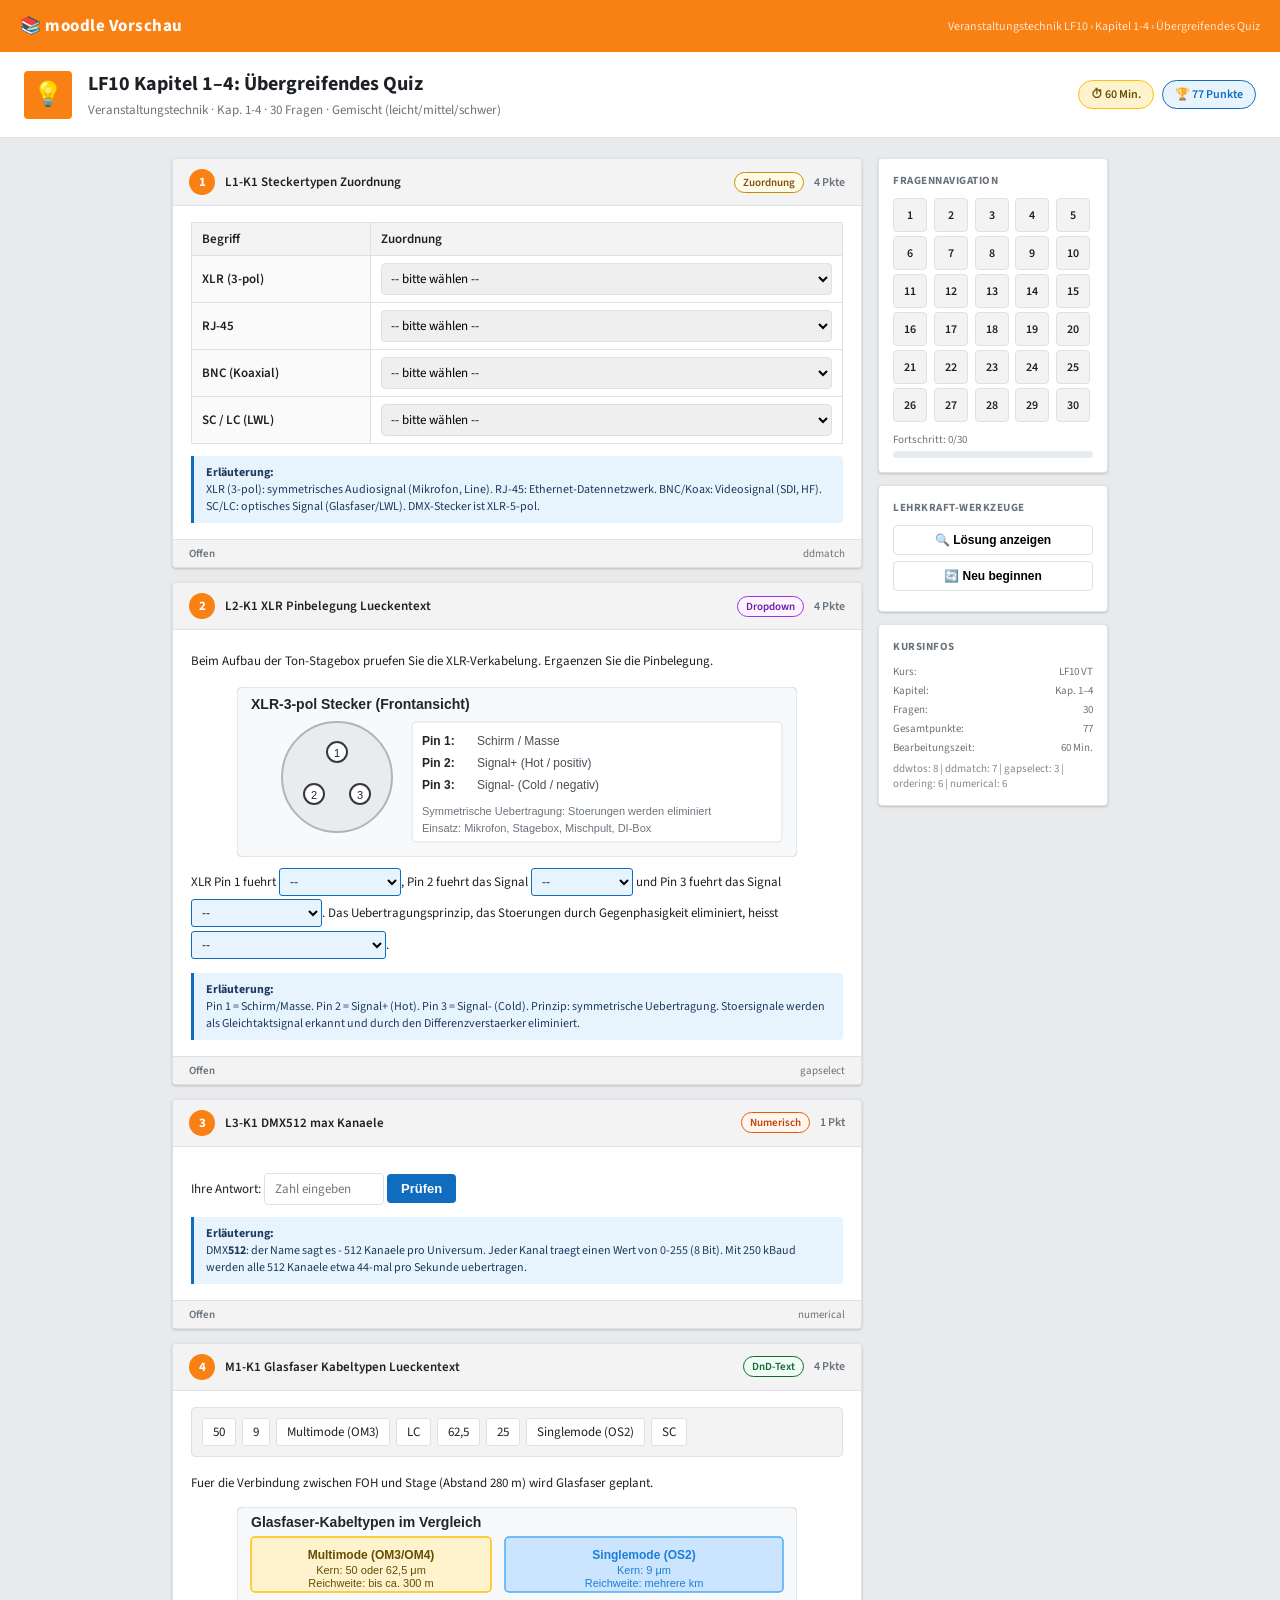
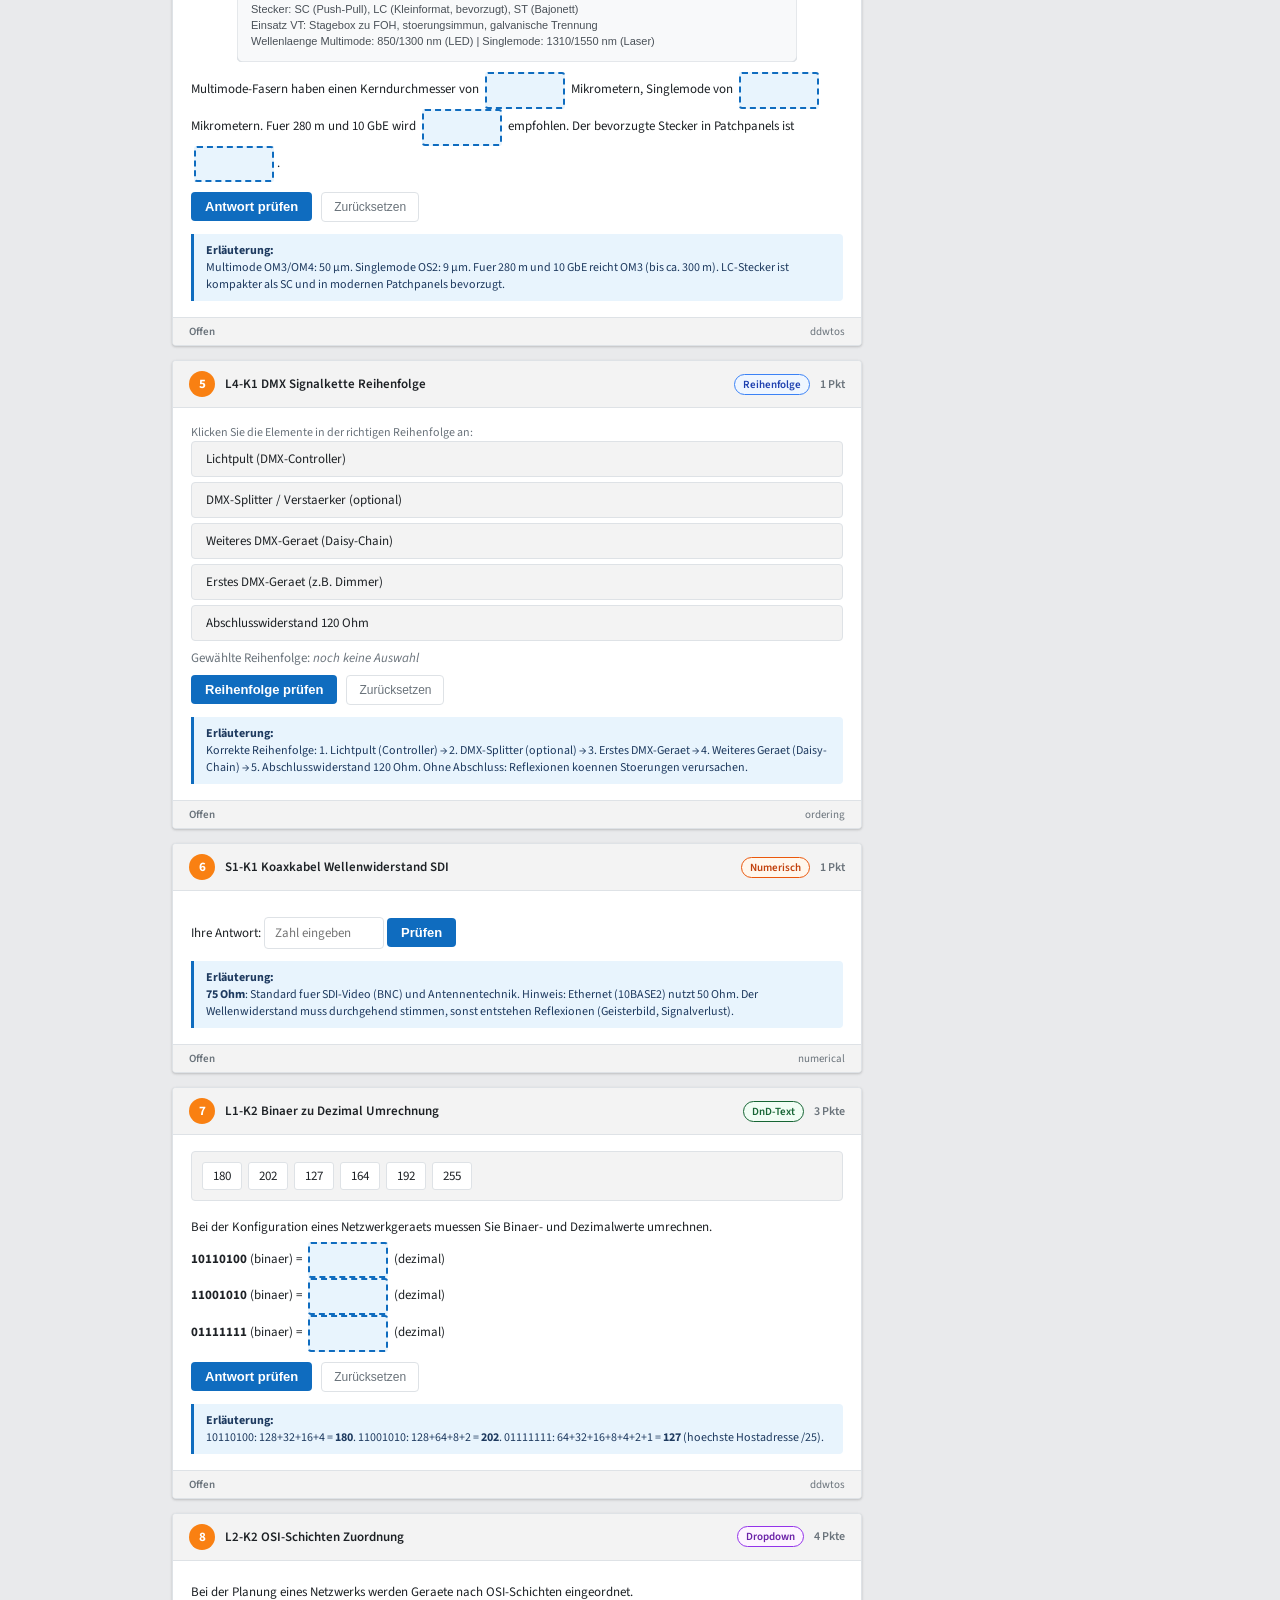
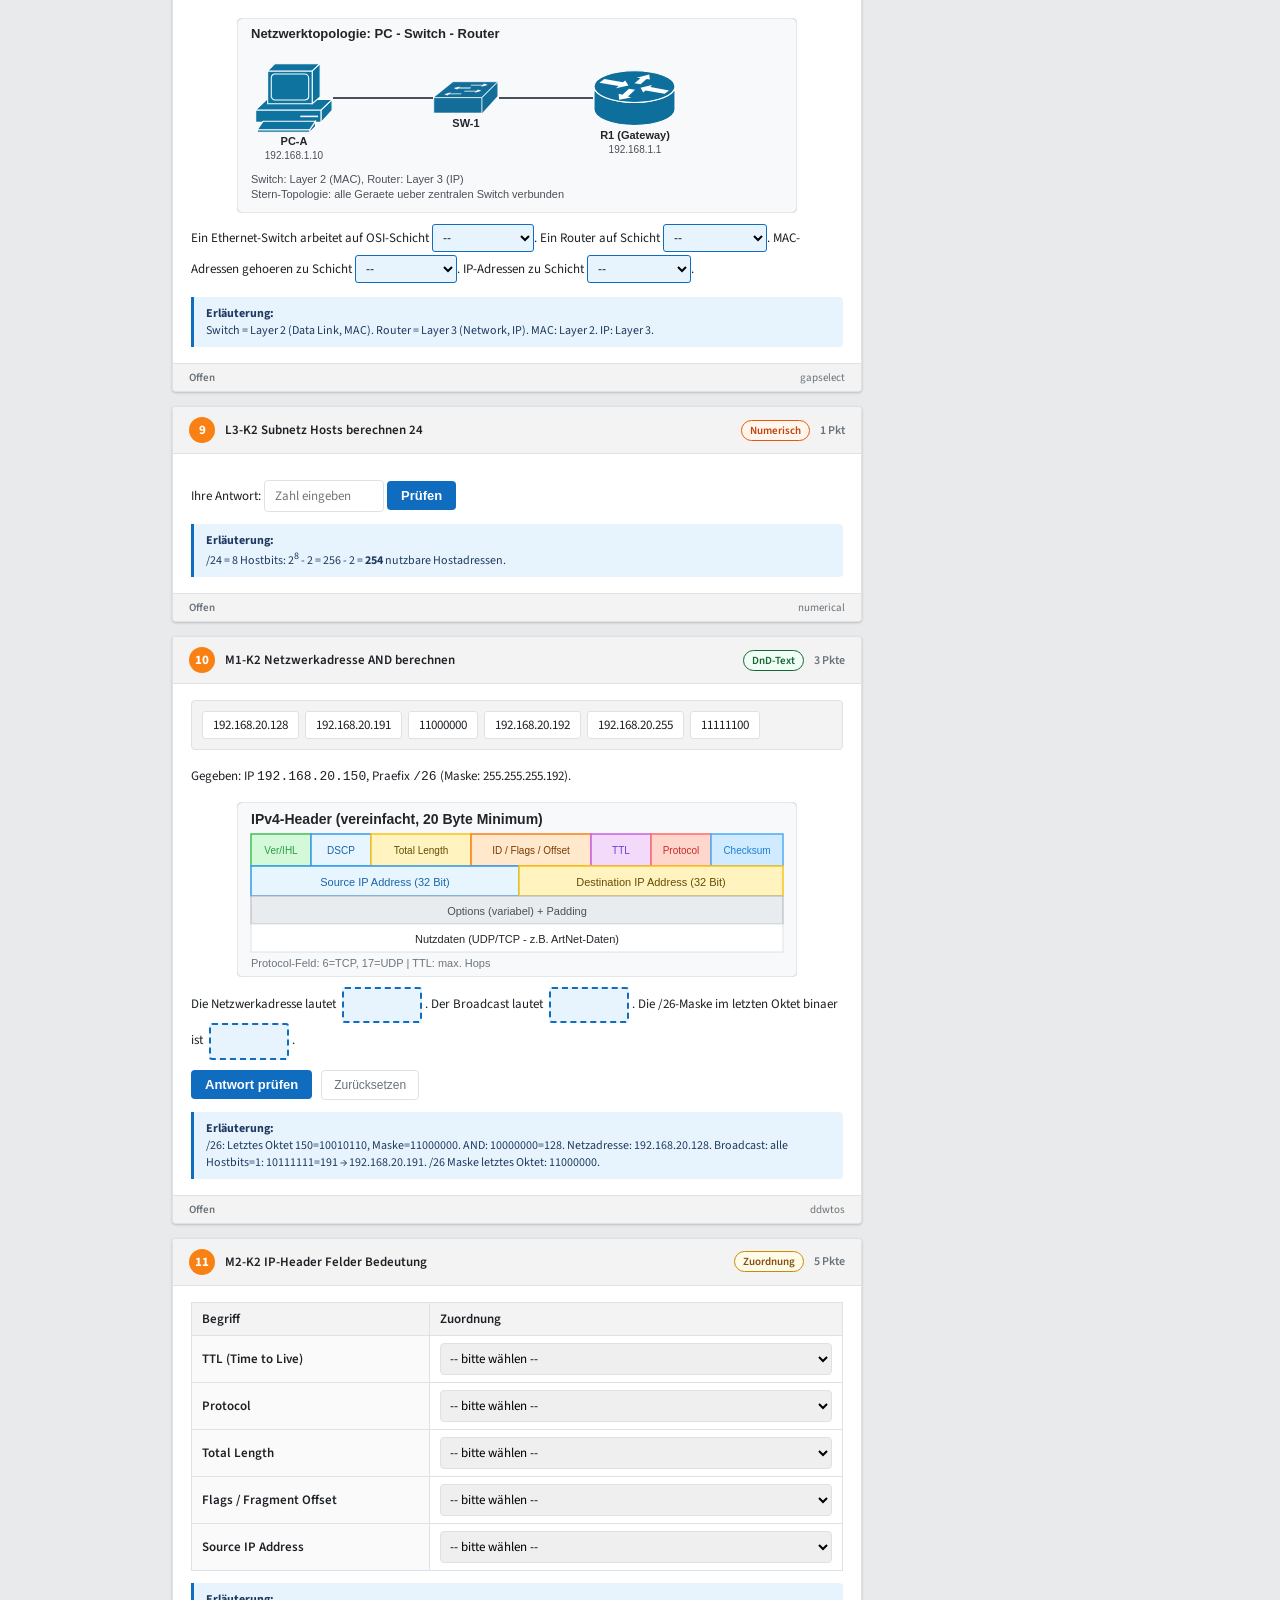
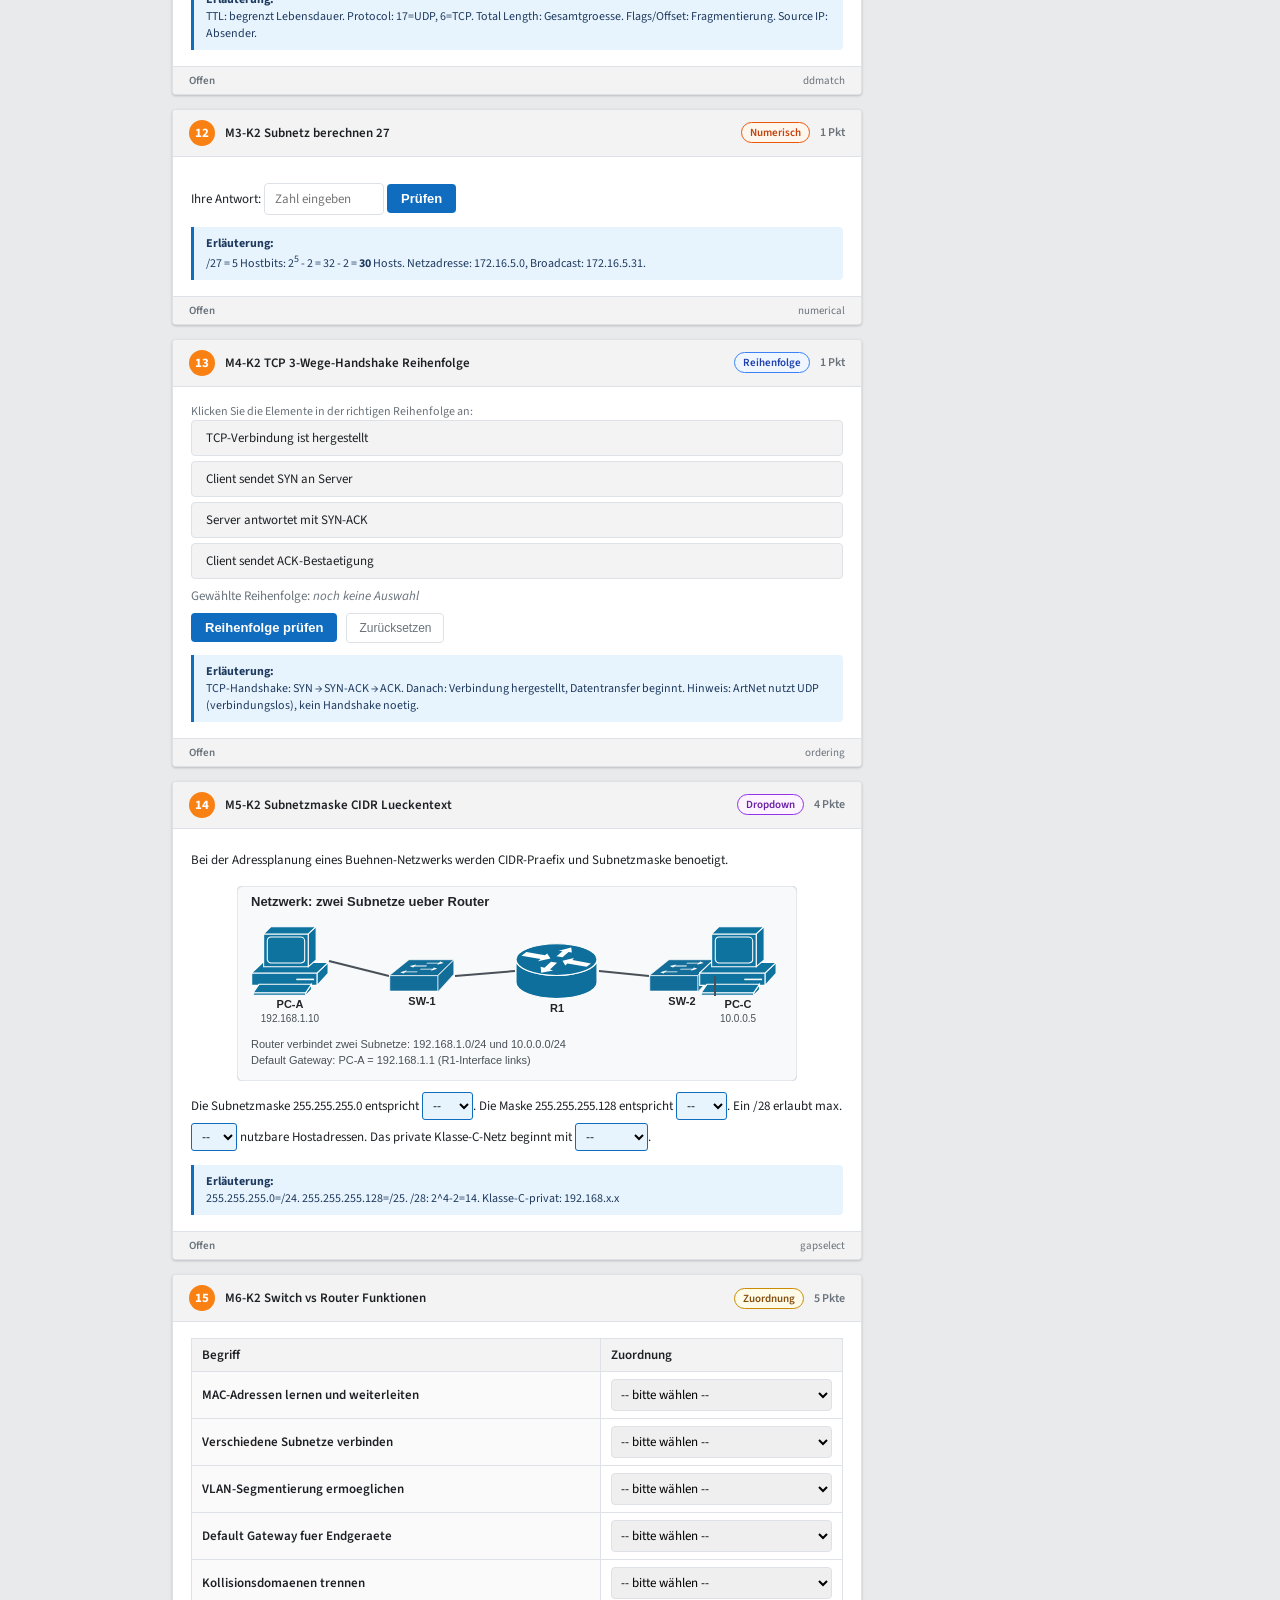
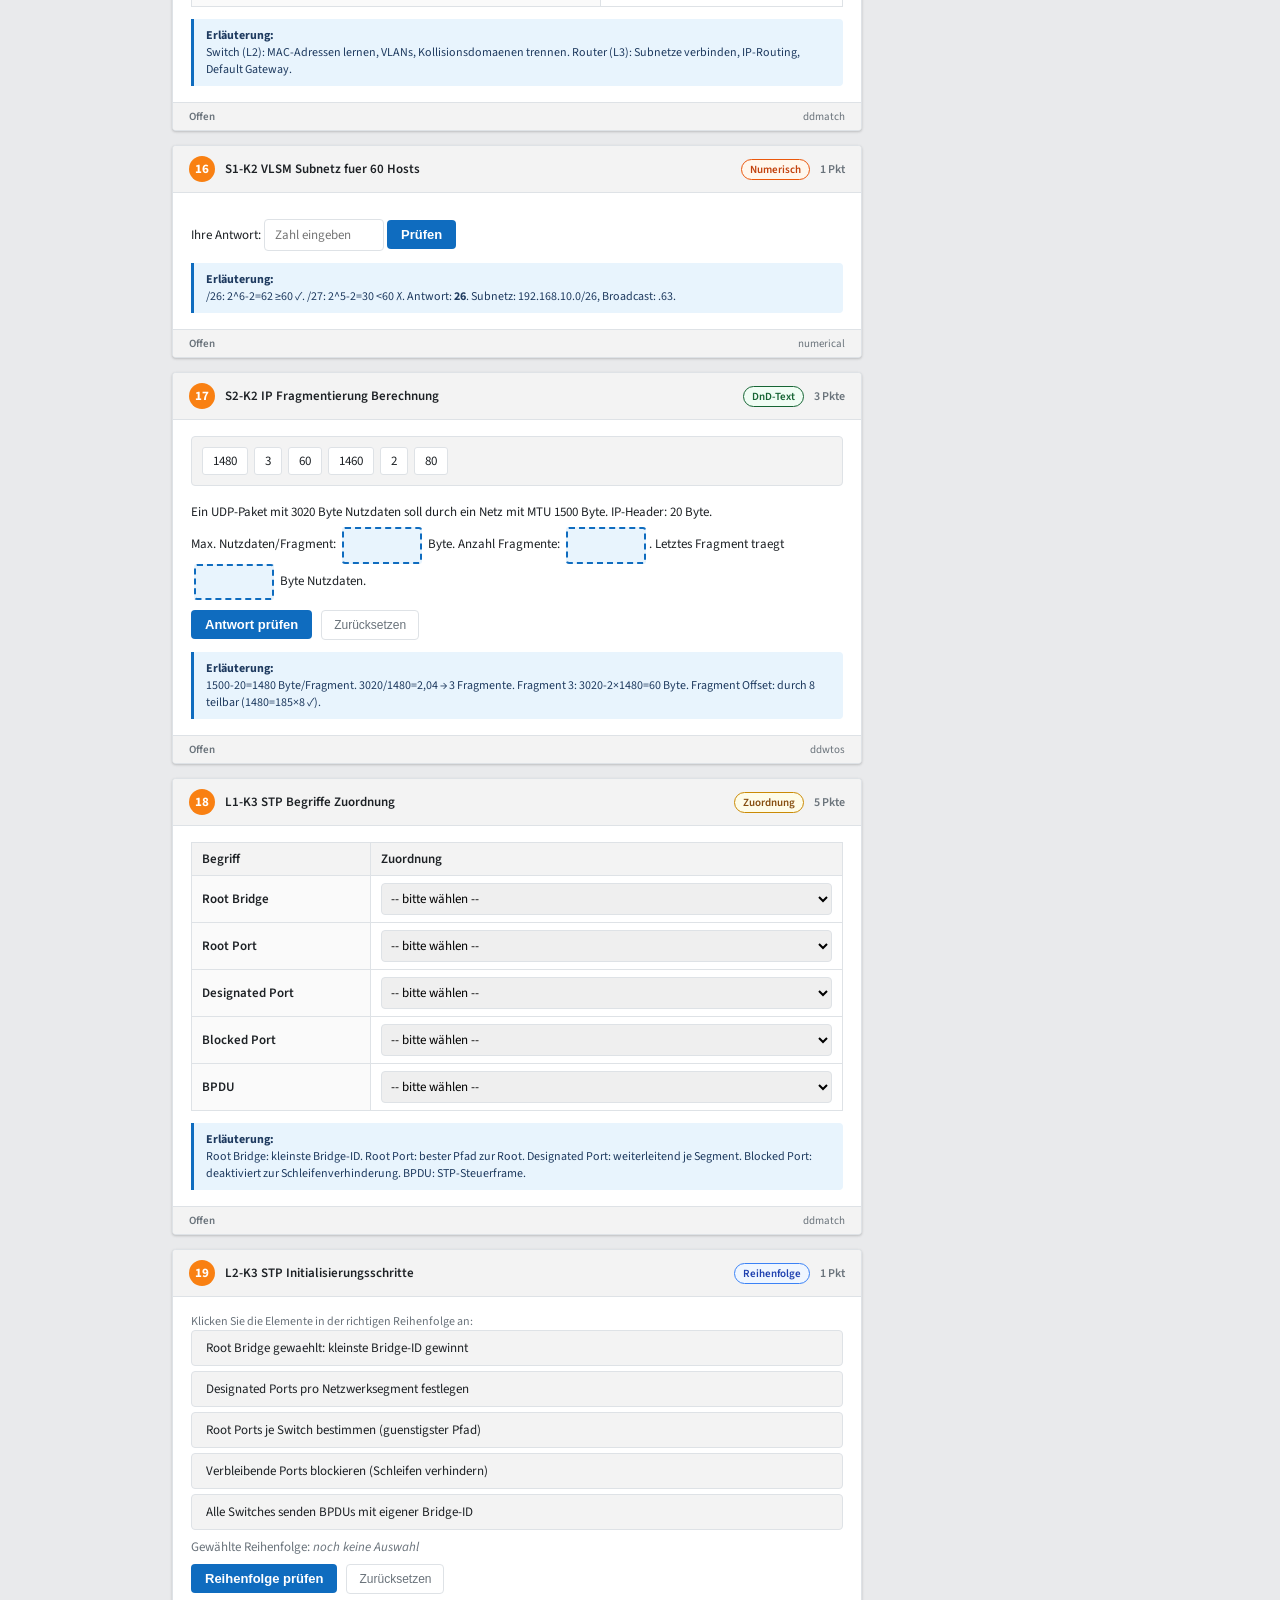
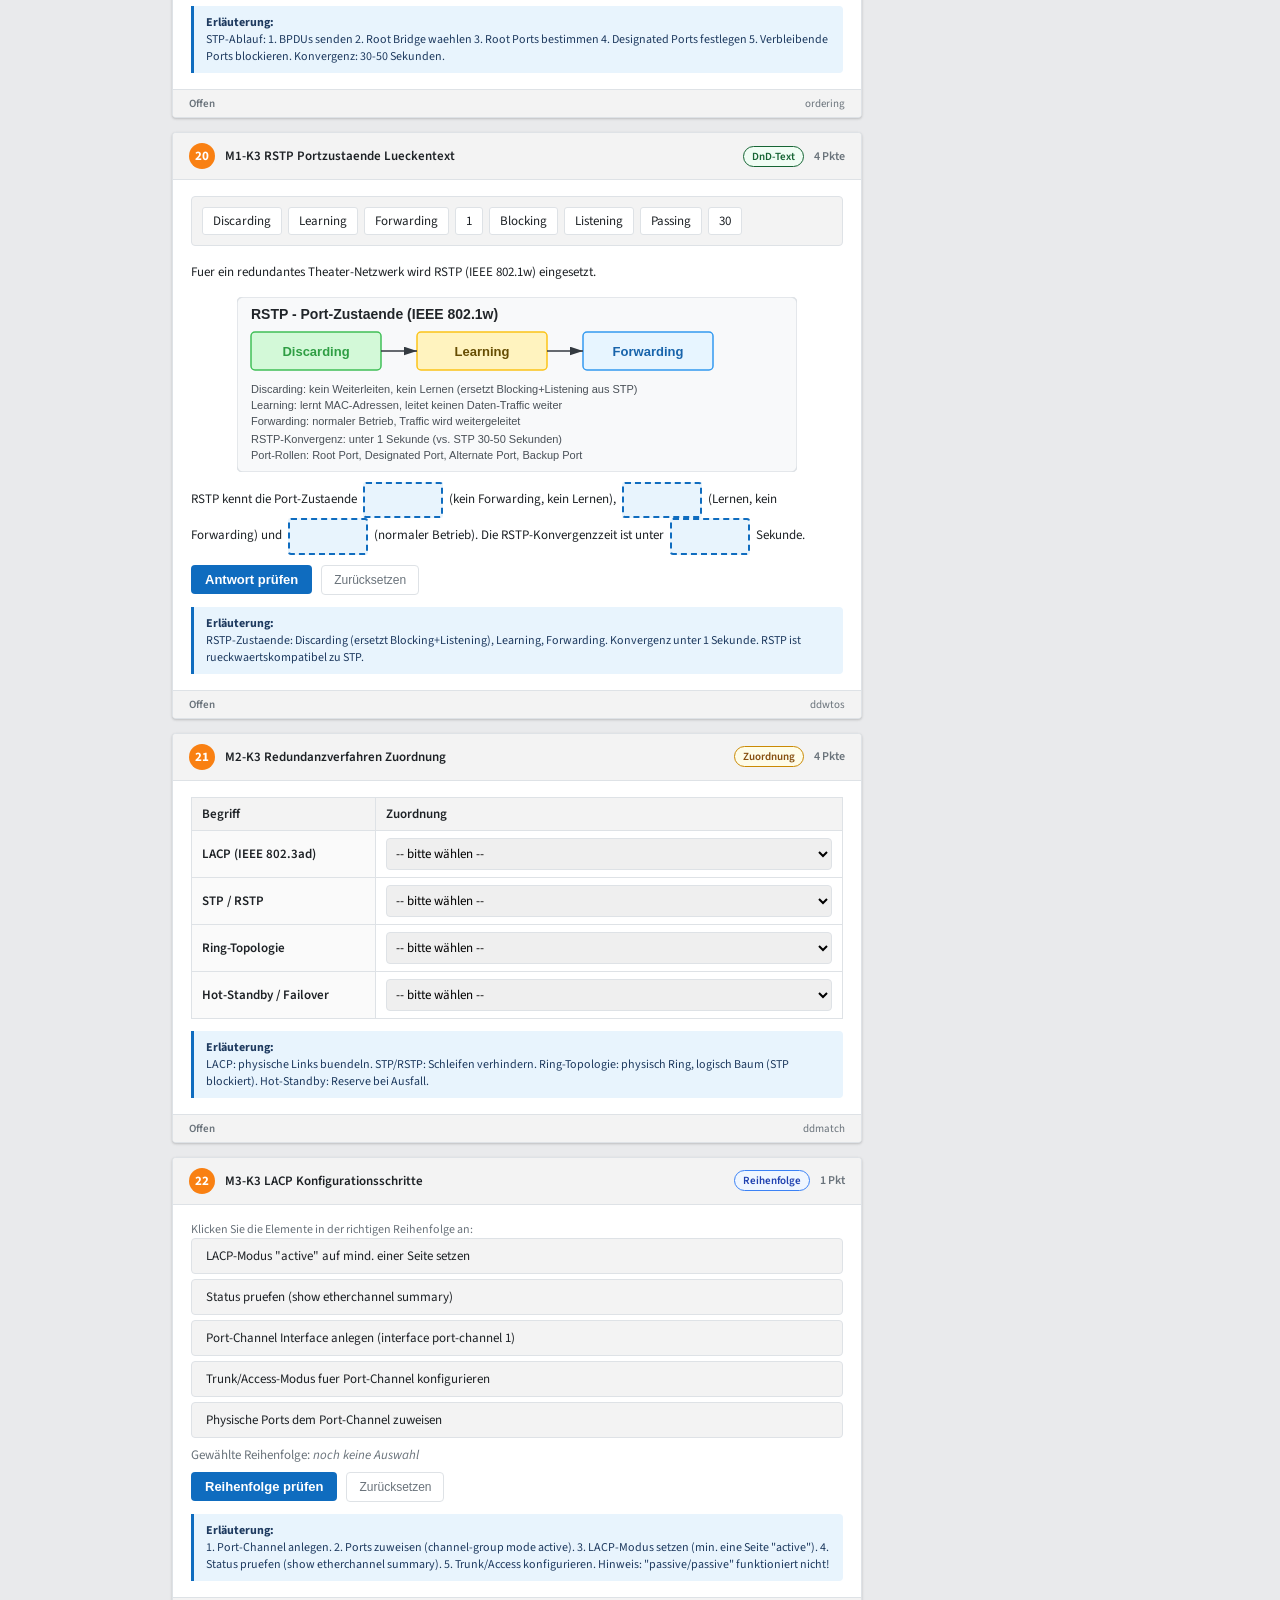
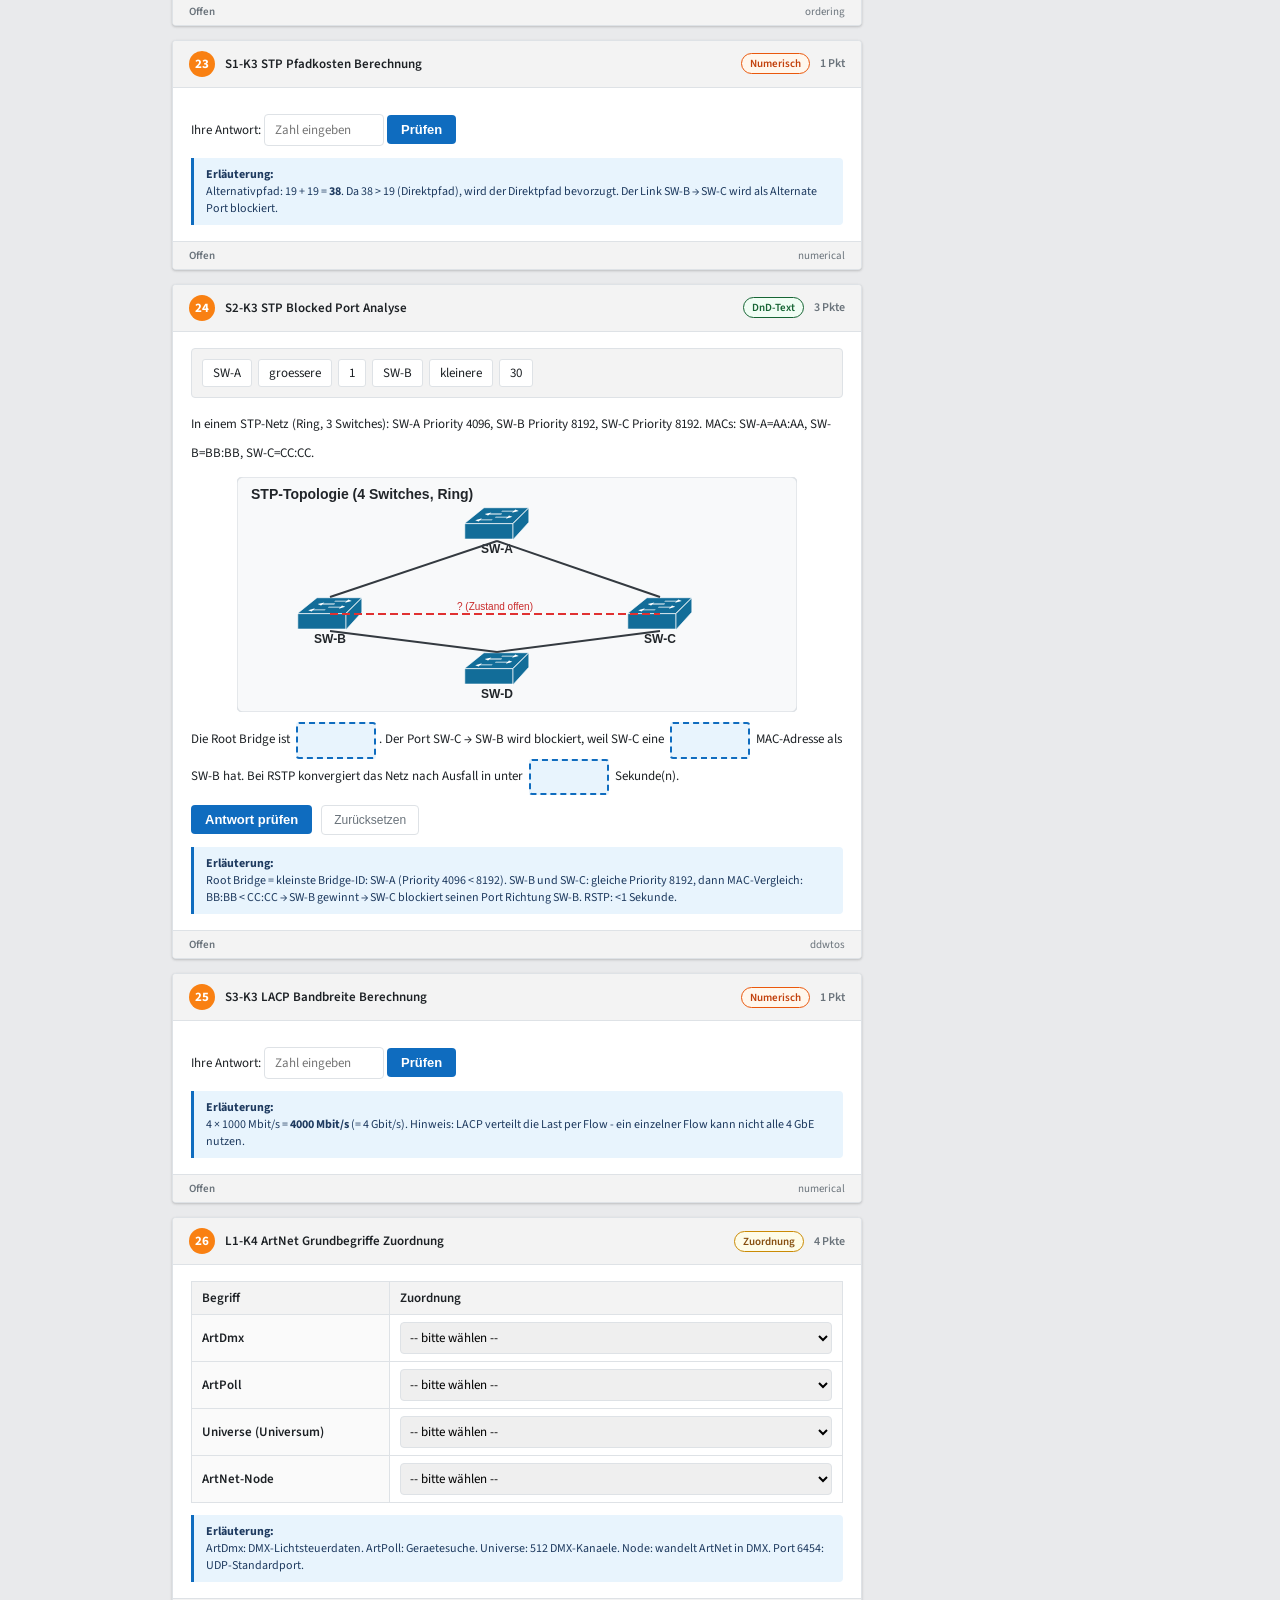
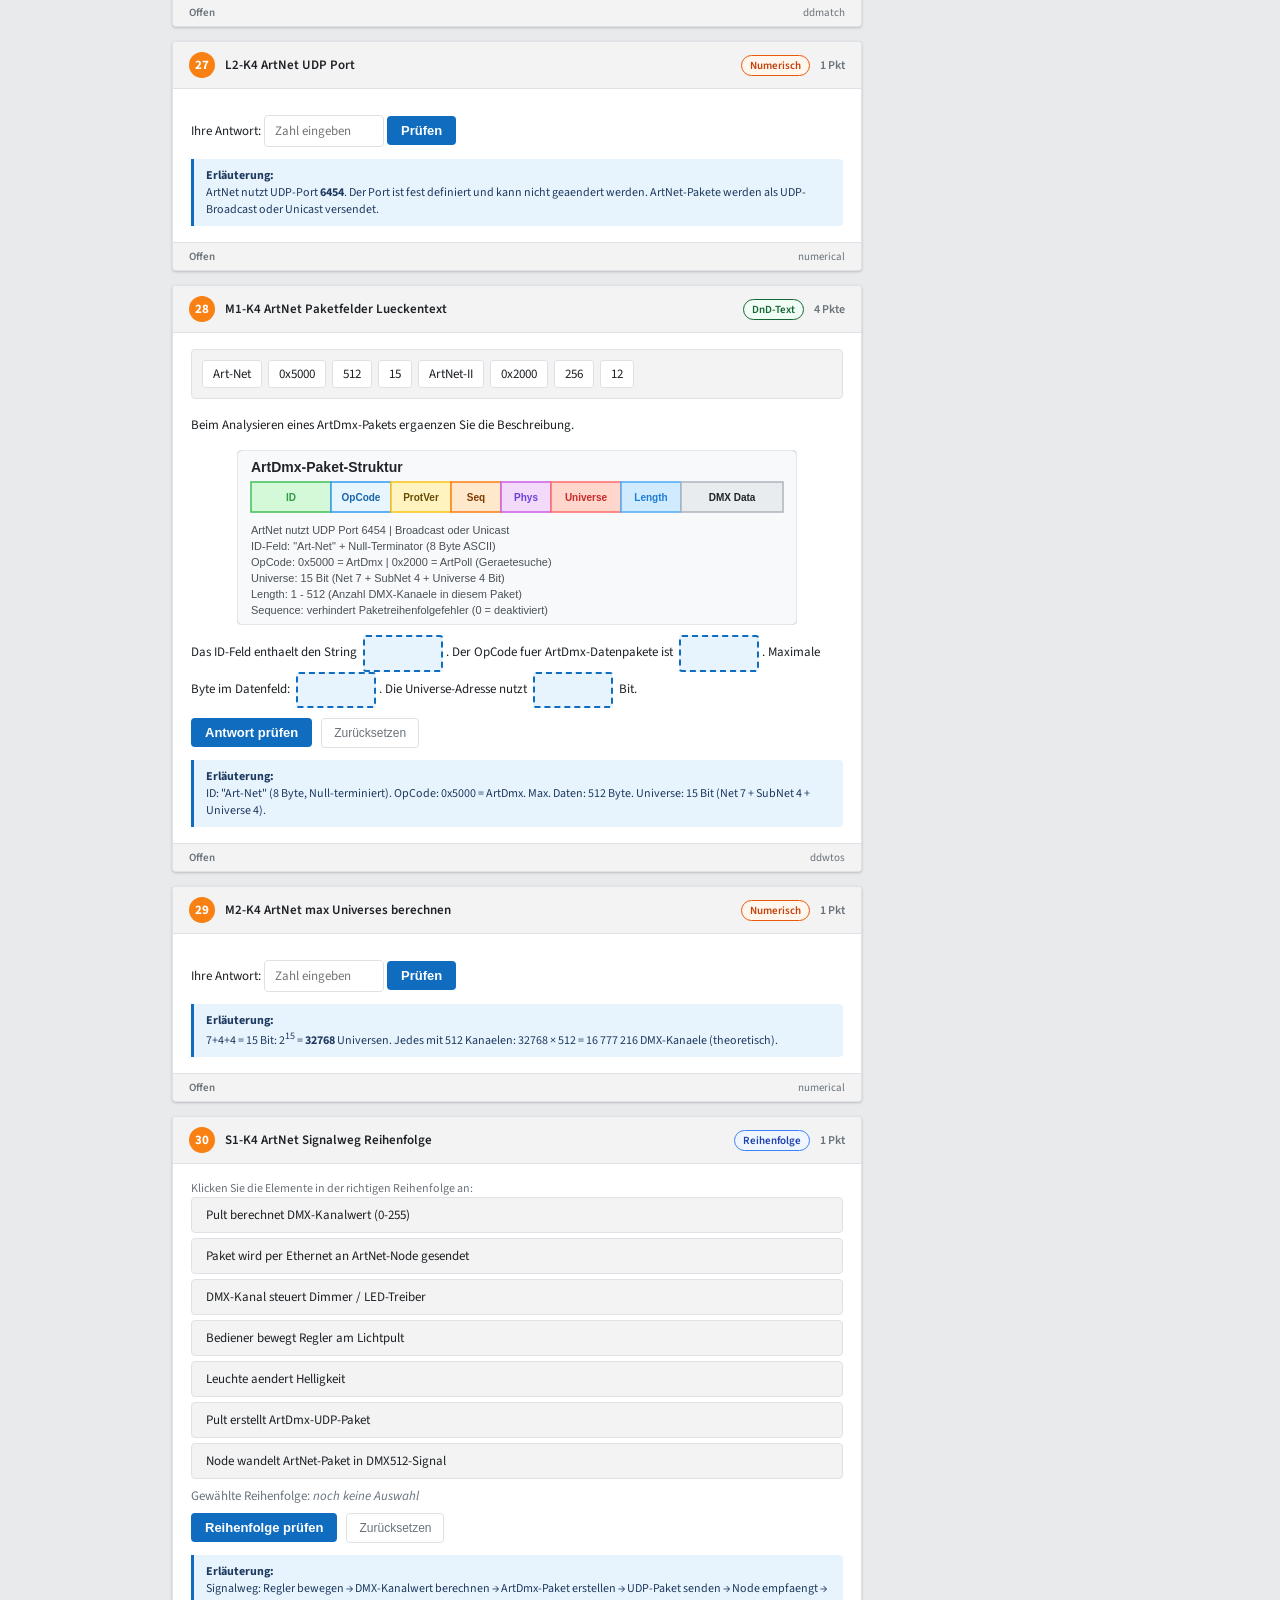
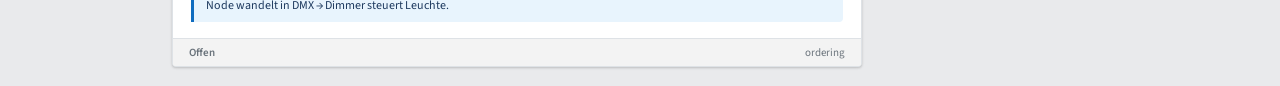
<file: res/quiz_lf10_kap1bis4_uebergreifend_20260817.html>
<!DOCTYPE html>
<html lang="de">
<head>
<meta charset="UTF-8">
<meta name="viewport" content="width=device-width,initial-scale=1">
<title>LF10 Kap.1-4 Übergreifendes Quiz - Moodle Vorschau</title>
<link href="https://fonts.googleapis.com/css2?family=Source+Sans+3:wght@400;600;700&family=Source+Code+Pro:wght@400;600&display=swap" rel="stylesheet">
<style>
:root {
  --moodle-orange: #f98012;
  --moodle-orange-dark: #d4600a;
  --moodle-blue: #0f6cbf;
  --moodle-blue-light: #e8f4fd;
  --moodle-green: #1d7a1d;
  --moodle-green-light: #d4edda;
  --moodle-red: #ca3120;
  --moodle-red-light: #fde8e6;
  --moodle-gray: #6a737b;
  --moodle-gray-light: #f3f3f3;
  --moodle-border: #dee2e6;
  --moodle-text: #1d2125;
  --moodle-white: #ffffff;
  --radius: 4px;
  --shadow: 0 1px 3px rgba(0,0,0,.12),0 1px 2px rgba(0,0,0,.08);
}
*{box-sizing:border-box;margin:0;padding:0}
body{font-family:'Source Sans 3',sans-serif;font-size:14px;color:var(--moodle-text);background:#e9eaec;}
svg{max-width:100%;height:auto;}
/* Header */
.site-header{background:var(--moodle-orange);height:52px;display:flex;align-items:center;justify-content:space-between;padding:0 20px;position:sticky;top:0;z-index:100;}
.site-header .logo{color:#fff;font-weight:700;font-size:17px;letter-spacing:.5px;}
.site-header .breadcrumb{color:rgba(255,255,255,.8);font-size:12px;}
/* Quiz header */
.quiz-header{background:#fff;border-bottom:1px solid var(--moodle-border);padding:18px 24px;display:flex;align-items:center;gap:16px;flex-wrap:wrap;}
.quiz-icon{width:48px;height:48px;background:var(--moodle-orange);border-radius:var(--radius);display:flex;align-items:center;justify-content:center;font-size:24px;color:#fff;flex-shrink:0;}
.quiz-meta h1{font-size:20px;font-weight:700;margin-bottom:3px;}
.quiz-meta .sub{font-size:13px;color:var(--moodle-gray);}
.quiz-badges{margin-left:auto;display:flex;gap:8px;flex-wrap:wrap;}
.badge{padding:5px 12px;border-radius:20px;font-size:12px;font-weight:600;border:1px solid;}
.badge-time{background:#fff3cd;color:#664d03;border-color:#ffc107;}
.badge-pts{background:var(--moodle-blue-light);color:var(--moodle-blue);border-color:var(--moodle-blue);}
/* Layout */
.main-wrap{max-width:960px;margin:20px auto;padding:0 12px;display:grid;grid-template-columns:1fr 230px;gap:16px;align-items:start;}
/* Sidebar */
.sidebar{position:sticky;top:72px;}
.sidebar-card{background:#fff;border:1px solid var(--moodle-border);border-radius:var(--radius);box-shadow:var(--shadow);padding:14px;margin-bottom:12px;}
.sidebar-title{font-size:11px;text-transform:uppercase;color:var(--moodle-gray);font-weight:700;letter-spacing:.5px;margin-bottom:10px;}
.q-nav{display:grid;grid-template-columns:repeat(5,1fr);gap:4px;}
.q-nav-item{width:34px;height:34px;border:1px solid var(--moodle-border);border-radius:var(--radius);background:var(--moodle-gray-light);display:flex;align-items:center;justify-content:center;font-size:12px;font-weight:600;cursor:pointer;transition:.15s;}
.q-nav-item:hover{background:var(--moodle-blue-light);color:var(--moodle-blue);}
.q-nav-item.answered{background:var(--moodle-orange);color:#fff;border-color:var(--moodle-orange);}
.progress-bar-wrap{margin-top:10px;}
.progress-label{font-size:11px;color:var(--moodle-gray);margin-bottom:4px;}
.progress-bar{height:7px;background:#e9ecef;border-radius:4px;overflow:hidden;}
.progress-fill{height:100%;background:var(--moodle-orange);border-radius:4px;width:0;transition:.3s;}
.info-row{display:flex;justify-content:space-between;font-size:11px;color:var(--moodle-gray);margin-top:4px;}
/* Teacher buttons */
.teacher-btn{display:block;width:100%;padding:7px 10px;margin-bottom:6px;border:1px solid var(--moodle-border);border-radius:var(--radius);background:#fff;cursor:pointer;font-size:12px;font-weight:600;text-align:center;transition:.15s;}
.teacher-btn:hover{background:var(--moodle-gray-light);}
.teacher-btn.active{background:var(--moodle-green-light);color:var(--moodle-green);border-color:var(--moodle-green);}
/* Question cards */
.questions{display:flex;flex-direction:column;gap:14px;}
.question-card{background:#fff;border:1px solid var(--moodle-border);border-radius:var(--radius);box-shadow:var(--shadow);overflow:hidden;}
.question-header{background:var(--moodle-gray-light);padding:10px 16px;display:flex;align-items:center;gap:10px;border-bottom:1px solid var(--moodle-border);flex-wrap:wrap;}
.q-num{background:var(--moodle-orange);color:#fff;font-weight:700;font-size:13px;width:26px;height:26px;border-radius:50%;display:flex;align-items:center;justify-content:center;flex-shrink:0;}
.q-title{font-weight:600;font-size:13px;flex:1;}
.q-badge{font-size:11px;padding:2px 8px;border-radius:12px;border:1px solid;font-weight:600;}
.type-dnd{background:#f0fdf4;color:#166534;border-color:#166534;}
.type-match{background:#fefce8;color:#854d0e;border-color:#ca8a04;}
.type-gap{background:#fdf4ff;color:#6b21a8;border-color:#9333ea;}
.type-ord{background:#eff6ff;color:#1e40af;border-color:#3b82f6;}
.type-num{background:#fff7ed;color:#c2410c;border-color:#ea580c;}
.q-pts{margin-left:auto;font-size:12px;color:var(--moodle-gray);font-weight:600;white-space:nowrap;}
.question-body{padding:16px 18px;}
.question-footer{background:var(--moodle-gray-light);padding:6px 16px;display:flex;justify-content:space-between;align-items:center;border-top:1px solid var(--moodle-border);font-size:11px;}
.q-status{font-weight:600;color:var(--moodle-gray);}
.q-status.answered{color:var(--moodle-green);}
/* Chips (ddwtos) */
.chip-pool{display:flex;flex-wrap:wrap;gap:6px;margin-bottom:12px;padding:10px;background:var(--moodle-gray-light);border-radius:var(--radius);border:1px solid var(--moodle-border);}
.drag-chip{padding:4px 10px;background:#fff;border:1px solid var(--moodle-border);border-radius:3px;cursor:pointer;font-size:13px;transition:.15s;user-select:none;}
.drag-chip:hover{border-color:var(--moodle-blue);color:var(--moodle-blue);}
.drag-chip.selected{border:2px solid var(--moodle-blue);background:var(--moodle-blue-light);color:var(--moodle-blue);}
.drag-chip.used{opacity:.4;cursor:not-allowed;background:#e9ecef;}
.question-gap-text{font-size:13px;line-height:2.2;}
.drop-slot{display:inline-block;min-width:80px;padding:2px 8px;background:var(--moodle-blue-light);border:2px dashed var(--moodle-blue);border-radius:3px;cursor:pointer;font-size:13px;vertical-align:middle;margin:0 3px;}
.drop-slot.filled{background:#fff;border-style:solid;border-color:var(--moodle-border);}
.drop-slot.correct-slot{background:var(--moodle-green-light);border-color:var(--moodle-green);}
.drop-slot.wrong-slot{background:var(--moodle-red-light);border-color:var(--moodle-red);}
/* Match table */
.match-table{width:100%;border-collapse:collapse;font-size:13px;}
.match-table th{background:var(--moodle-gray-light);padding:7px 10px;text-align:left;font-weight:600;border:1px solid var(--moodle-border);}
.match-table td{padding:7px 10px;border:1px solid var(--moodle-border);vertical-align:middle;}
.match-left{font-weight:600;background:#fafafa;}
.match-sel{width:100%;padding:5px;border:1px solid var(--moodle-border);border-radius:var(--radius);font-size:13px;font-family:inherit;}
.match-sel.correct-select{border-color:var(--moodle-green);background:var(--moodle-green-light);}
.match-sel.wrong-select{border-color:var(--moodle-red);background:var(--moodle-red-light);}
/* Gap select */
.gap-text{font-size:13px;line-height:2.4;}
.gap-sel{padding:3px 6px;border:1px solid var(--moodle-blue);border-radius:3px;font-size:13px;font-family:inherit;background:var(--moodle-blue-light);cursor:pointer;}
.gap-sel.correct-cloze{border-color:var(--moodle-green);background:var(--moodle-green-light);}
.gap-sel.wrong-cloze{border-color:var(--moodle-red);background:var(--moodle-red-light);}
/* Ordering */
.ord-list{list-style:none;padding:0;display:flex;flex-direction:column;gap:5px;}
.ord-item{padding:8px 14px;background:var(--moodle-gray-light);border:1px solid var(--moodle-border);border-radius:var(--radius);cursor:pointer;font-size:13px;transition:.15s;}
.ord-item:hover{background:var(--moodle-blue-light);border-color:var(--moodle-blue);}
.ord-item.selected-ord{background:var(--moodle-orange);color:#fff;border-color:var(--moodle-orange-dark);}
.ord-item.placed{opacity:.5;cursor:not-allowed;background:#e9ecef;}
.ord-item.correct-ord{background:var(--moodle-green-light);border-color:var(--moodle-green);}
.ord-item.wrong-ord{background:var(--moodle-red-light);border-color:var(--moodle-red);}
/* Numerical */
.num-input{padding:6px 10px;border:1px solid var(--moodle-border);border-radius:var(--radius);font-size:13px;width:120px;font-family:inherit;}
/* Buttons */
.check-btn{padding:7px 14px;background:var(--moodle-blue);color:#fff;border:none;border-radius:var(--radius);cursor:pointer;font-size:13px;font-weight:600;margin-right:6px;transition:.15s;}
.check-btn:hover{background:var(--moodle-orange);}
.reset-btn{padding:7px 12px;background:#fff;color:var(--moodle-gray);border:1px solid var(--moodle-border);border-radius:var(--radius);cursor:pointer;font-size:12px;transition:.15s;}
.reset-btn:hover{background:var(--moodle-gray-light);}
/* Feedback */
.feedback-box{display:none;margin-top:10px;padding:10px 14px;border-radius:var(--radius);font-size:13px;animation:fadeIn .2s ease;border-left:4px solid;}
.feedback-box.show{display:block;}
.feedback-box.correct{background:var(--moodle-green-light);border-color:var(--moodle-green);color:var(--moodle-green);}
.feedback-box.incorrect{background:var(--moodle-red-light);border-color:var(--moodle-red);color:var(--moodle-red);}
.feedback-box.info{background:var(--moodle-blue-light);border-color:var(--moodle-blue);color:var(--moodle-blue);}
.solution-hint{display:none;margin-top:8px;padding:8px 12px;background:#fffbeb;border:1px solid #fbbf24;border-radius:var(--radius);font-size:12px;color:#92400e;}
.general-fb{margin-top:12px;padding:8px 12px;background:var(--moodle-blue-light);border-left:3px solid var(--moodle-blue);font-size:12px;color:#1e3a5f;border-radius:0 var(--radius) var(--radius) 0;}
@keyframes fadeIn{from{opacity:0;transform:translateY(-4px)}to{opacity:1;transform:translateY(0)}}
/* Responsive */
@media(max-width:700px){
  .main-wrap{grid-template-columns:1fr;}
  .sidebar{position:static;}
  .quiz-badges{display:none;}
}
</style>
</head>
<body>
<header class="site-header">
  <div class="logo">📚 moodle Vorschau</div>
  <div class="breadcrumb">Veranstaltungstechnik LF10 &rsaquo; Kapitel 1-4 &rsaquo; Übergreifendes Quiz</div>
</header>

<div class="quiz-header">
  <div class="quiz-icon">💡</div>
  <div class="quiz-meta">
    <h1>LF10 Kapitel 1–4: Übergreifendes Quiz</h1>
    <div class="sub">Veranstaltungstechnik · Kap. 1-4 · 30 Fragen · Gemischt (leicht/mittel/schwer)</div>
  </div>
  <div class="quiz-badges">
    <div class="badge badge-time">⏱ 60 Min.</div>
    <div class="badge badge-pts">🏆 77 Punkte</div>
  </div>
</div>

<div class="main-wrap">
  <div class="questions">
    
<div class="question-card" id="q01">
  <div class="question-header">
    <span class="q-num">1</span>
    <span class="q-title">L1-K1 Steckertypen Zuordnung</span>
    <span class="q-badge type-match">Zuordnung</span>
    <span class="q-pts">4 Pkte</span>
  </div>
  <div class="question-body">
    
<table class="match-table">
  <thead><tr><th>Begriff</th><th>Zuordnung</th></tr></thead>
  <tbody><tr>
  <td class="match-left">XLR (3-pol)</td>
  <td><select class="match-sel" id="q01-sel-0" data-correct="Symmetrisches Audiosignal" onchange="checkMatchSel(this,'q01',4)">
    <option value="">-- bitte wählen --</option><option value="Optisches Signal (Glasfaser)">Optisches Signal (Glasfaser)</option><option value="Ethernet-Datennetzwerk">Ethernet-Datennetzwerk</option><option value="Videosignal (SDI/HF)">Videosignal (SDI/HF)</option><option value="Unsymmetrisches Audiosignal (Klinke)">Unsymmetrisches Audiosignal (Klinke)</option><option value="Symmetrisches Audiosignal">Symmetrisches Audiosignal</option>
  </select></td>
</tr><tr>
  <td class="match-left">RJ-45</td>
  <td><select class="match-sel" id="q01-sel-1" data-correct="Ethernet-Datennetzwerk" onchange="checkMatchSel(this,'q01',4)">
    <option value="">-- bitte wählen --</option><option value="Optisches Signal (Glasfaser)">Optisches Signal (Glasfaser)</option><option value="Ethernet-Datennetzwerk">Ethernet-Datennetzwerk</option><option value="Videosignal (SDI/HF)">Videosignal (SDI/HF)</option><option value="Unsymmetrisches Audiosignal (Klinke)">Unsymmetrisches Audiosignal (Klinke)</option><option value="Symmetrisches Audiosignal">Symmetrisches Audiosignal</option>
  </select></td>
</tr><tr>
  <td class="match-left">BNC (Koaxial)</td>
  <td><select class="match-sel" id="q01-sel-2" data-correct="Videosignal (SDI/HF)" onchange="checkMatchSel(this,'q01',4)">
    <option value="">-- bitte wählen --</option><option value="Optisches Signal (Glasfaser)">Optisches Signal (Glasfaser)</option><option value="Ethernet-Datennetzwerk">Ethernet-Datennetzwerk</option><option value="Videosignal (SDI/HF)">Videosignal (SDI/HF)</option><option value="Unsymmetrisches Audiosignal (Klinke)">Unsymmetrisches Audiosignal (Klinke)</option><option value="Symmetrisches Audiosignal">Symmetrisches Audiosignal</option>
  </select></td>
</tr><tr>
  <td class="match-left">SC / LC (LWL)</td>
  <td><select class="match-sel" id="q01-sel-3" data-correct="Optisches Signal (Glasfaser)" onchange="checkMatchSel(this,'q01',4)">
    <option value="">-- bitte wählen --</option><option value="Optisches Signal (Glasfaser)">Optisches Signal (Glasfaser)</option><option value="Ethernet-Datennetzwerk">Ethernet-Datennetzwerk</option><option value="Videosignal (SDI/HF)">Videosignal (SDI/HF)</option><option value="Unsymmetrisches Audiosignal (Klinke)">Unsymmetrisches Audiosignal (Klinke)</option><option value="Symmetrisches Audiosignal">Symmetrisches Audiosignal</option>
  </select></td>
</tr></tbody>
</table>
<div class="feedback-box" id="q01-fb"></div>
<div class="solution-hint" id="q01-sol" style="display:none">
  <strong>Lösung:</strong> XLR (3-pol) → Symmetrisches Audiosignal | RJ-45 → Ethernet-Datennetzwerk | BNC (Koaxial) → Videosignal (SDI/HF) | SC / LC (LWL) → Optisches Signal (Glasfaser)
</div>
    <div class="general-fb"><strong>Erläuterung:</strong> <p>XLR (3-pol): symmetrisches Audiosignal (Mikrofon, Line). RJ-45: Ethernet-Datennetzwerk. BNC/Koax: Videosignal (SDI, HF). SC/LC: optisches Signal (Glasfaser/LWL). DMX-Stecker ist XLR-5-pol.</p></div>
  </div>
  <div class="question-footer">
    <span class="q-status" id="q01-status">Offen</span>
    <span style="color:var(--moodle-gray);font-size:11px">ddmatch</span>
  </div>
</div>
<div class="question-card" id="q02">
  <div class="question-header">
    <span class="q-num">2</span>
    <span class="q-title">L2-K1 XLR Pinbelegung Lueckentext</span>
    <span class="q-badge type-gap">Dropdown</span>
    <span class="q-pts">4 Pkte</span>
  </div>
  <div class="question-body">
    
<div class="gap-text"><p>Beim Aufbau der Ton-Stagebox pruefen Sie die XLR-Verkabelung. Ergaenzen Sie die Pinbelegung.</p><svg xmlns="http://www.w3.org/2000/svg" width="560" height="170" viewBox="0 0 560 170" style="font-family:Arial,sans-serif;font-size:13px;display:block;margin:10px auto;">
  <rect x="0" y="0" width="560" height="170" fill="#f8f9fa" stroke="#dee2e6" stroke-width="1.5" rx="6"/>
  <text x="14" y="22" font-size="14" font-weight="bold" fill="#212529">XLR-3-pol Stecker (Frontansicht)</text>
  <circle cx="100" cy="90" r="55" fill="#e9ecef" stroke="#adb5bd" stroke-width="2"/>
  <circle cx="100" cy="65" r="10" fill="#fff" stroke="#343a40" stroke-width="2"/>
  <text x="100" y="70" text-anchor="middle" font-size="11" fill="#212529">1</text>
  <circle cx="77" cy="107" r="10" fill="#fff" stroke="#343a40" stroke-width="2"/>
  <text x="77" y="112" text-anchor="middle" font-size="11" fill="#212529">2</text>
  <circle cx="123" cy="107" r="10" fill="#fff" stroke="#343a40" stroke-width="2"/>
  <text x="123" y="112" text-anchor="middle" font-size="11" fill="#212529">3</text>
  <rect x="175" y="35" width="370" height="120" fill="#fff" stroke="#dee2e6" stroke-width="1" rx="4"/>
  <text x="185" y="58" font-size="12" font-weight="bold" fill="#212529">Pin 1:</text>
  <text x="240" y="58" font-size="12" fill="#495057">Schirm / Masse</text>
  <text x="185" y="80" font-size="12" font-weight="bold" fill="#212529">Pin 2:</text>
  <text x="240" y="80" font-size="12" fill="#495057">Signal+ (Hot / positiv)</text>
  <text x="185" y="102" font-size="12" font-weight="bold" fill="#212529">Pin 3:</text>
  <text x="240" y="102" font-size="12" fill="#495057">Signal- (Cold / negativ)</text>
  <text x="185" y="128" font-size="11" fill="#6c757d">Symmetrische Uebertragung: Stoerungen werden eliminiert</text>
  <text x="185" y="145" font-size="11" fill="#6c757d">Einsatz: Mikrofon, Stagebox, Mischpult, DI-Box</text>
</svg><p>XLR Pin 1 fuehrt <select class="gap-sel" id="q02-gap-1" data-correct="Schirm (Masse)" onchange="checkGapSel(this,'q02',4)"><option value="">--</option><option value="Schirm (Masse)">Schirm (Masse)</option><option value="Signal plus">Signal plus</option><option value="Speisespannung">Speisespannung</option></select>, Pin 2 fuehrt das Signal <select class="gap-sel" id="q02-gap-2" data-correct="plus (Hot)" onchange="checkGapSel(this,'q02',4)"><option value="">--</option><option value="plus (Hot)">plus (Hot)</option><option value="minus (Cold)">minus (Cold)</option><option value="Schirm">Schirm</option></select> und Pin 3 fuehrt das Signal <select class="gap-sel" id="q02-gap-3" data-correct="minus (Cold)" onchange="checkGapSel(this,'q02',4)"><option value="">--</option><option value="minus (Cold)">minus (Cold)</option><option value="plus (Hot)">plus (Hot)</option><option value="Phantomspeisung">Phantomspeisung</option></select>. Das Uebertragungsprinzip, das Stoerungen durch Gegenphasigkeit eliminiert, heisst <select class="gap-sel" id="q02-gap-4" data-correct="symmetrische Uebertragung" onchange="checkGapSel(this,'q02',4)"><option value="">--</option><option value="symmetrische Uebertragung">symmetrische Uebertragung</option><option value="asymmetrische Uebertragung">asymmetrische Uebertragung</option><option value="Modulationsverfahren">Modulationsverfahren</option></select>.</p></div>
<div class="feedback-box" id="q02-fb"></div>
<div class="solution-hint" id="q02-sol" style="display:none">
  <strong>Lösung:</strong> [[1]] = Schirm (Masse) | [[2]] = plus (Hot) | [[3]] = minus (Cold) | [[4]] = symmetrische Uebertragung
</div>
    <div class="general-fb"><strong>Erläuterung:</strong> <p>Pin 1 = Schirm/Masse. Pin 2 = Signal+ (Hot). Pin 3 = Signal- (Cold). Prinzip: symmetrische Uebertragung. Stoersignale werden als Gleichtaktsignal erkannt und durch den Differenzverstaerker eliminiert.</p></div>
  </div>
  <div class="question-footer">
    <span class="q-status" id="q02-status">Offen</span>
    <span style="color:var(--moodle-gray);font-size:11px">gapselect</span>
  </div>
</div>
<div class="question-card" id="q03">
  <div class="question-header">
    <span class="q-num">3</span>
    <span class="q-title">L3-K1 DMX512 max Kanaele</span>
    <span class="q-badge type-num">Numerisch</span>
    <span class="q-pts">1 Pkt</span>
  </div>
  <div class="question-body">
    
<div style="margin: 10px 0">
  <label style="font-size:13px">Ihre Antwort: </label>
  <input type="number" id="q03-inp" class="num-input" placeholder="Zahl eingeben" step="any"/>
  <button class="check-btn" onclick="checkNumerical('q03', 512, 0)">Prüfen</button>
</div>
<div class="feedback-box" id="q03-fb"></div>
<div class="solution-hint" id="q03-sol" style="display:none">
  <strong>Lösung:</strong> 512 (Toleranz: ±0)
</div>
    <div class="general-fb"><strong>Erläuterung:</strong> <p>DMX<strong>512</strong>: der Name sagt es - 512 Kanaele pro Universum. Jeder Kanal traegt einen Wert von 0-255 (8 Bit). Mit 250 kBaud werden alle 512 Kanaele etwa 44-mal pro Sekunde uebertragen.</p></div>
  </div>
  <div class="question-footer">
    <span class="q-status" id="q03-status">Offen</span>
    <span style="color:var(--moodle-gray);font-size:11px">numerical</span>
  </div>
</div>
<div class="question-card" id="q04">
  <div class="question-header">
    <span class="q-num">4</span>
    <span class="q-title">M1-K1 Glasfaser Kabeltypen Lueckentext</span>
    <span class="q-badge type-dnd">DnD-Text</span>
    <span class="q-pts">4 Pkte</span>
  </div>
  <div class="question-body">
    
<div class="chip-pool" id="q04-pool"><span class="drag-chip" id="q04-chip-1" onclick="selectChip(this,'q04')" data-val="50">50</span> <span class="drag-chip" id="q04-chip-2" onclick="selectChip(this,'q04')" data-val="9">9</span> <span class="drag-chip" id="q04-chip-3" onclick="selectChip(this,'q04')" data-val="Multimode (OM3)">Multimode (OM3)</span> <span class="drag-chip" id="q04-chip-4" onclick="selectChip(this,'q04')" data-val="LC">LC</span> <span class="drag-chip" id="q04-chip-5" onclick="selectChip(this,'q04')" data-val="62,5">62,5</span> <span class="drag-chip" id="q04-chip-6" onclick="selectChip(this,'q04')" data-val="25">25</span> <span class="drag-chip" id="q04-chip-7" onclick="selectChip(this,'q04')" data-val="Singlemode (OS2)">Singlemode (OS2)</span> <span class="drag-chip" id="q04-chip-8" onclick="selectChip(this,'q04')" data-val="SC">SC</span> </div>
<div class="question-gap-text"><p>Fuer die Verbindung zwischen FOH und Stage (Abstand 280 m) wird Glasfaser geplant.</p><svg xmlns="http://www.w3.org/2000/svg" width="560" height="155" viewBox="0 0 560 155" style="font-family:Arial,sans-serif;font-size:12px;display:block;margin:10px auto;">
  <rect x="0" y="0" width="560" height="155" fill="#f8f9fa" stroke="#dee2e6" stroke-width="1.5" rx="6"/>
  <text x="14" y="20" font-size="14" font-weight="bold" fill="#212529">Glasfaser-Kabeltypen im Vergleich</text>
  <rect x="14" y="30" width="240" height="55" fill="#fff3cd" stroke="#ffc107" stroke-width="1.5" rx="4"/>
  <text x="134" y="52" text-anchor="middle" font-size="12" font-weight="bold" fill="#664d03">Multimode (OM3/OM4)</text>
  <text x="134" y="67" text-anchor="middle" font-size="11" fill="#664d03">Kern: 50 oder 62,5 &#956;m</text>
  <text x="134" y="80" text-anchor="middle" font-size="11" fill="#664d03">Reichweite: bis ca. 300 m</text>
  <rect x="268" y="30" width="278" height="55" fill="#cce5ff" stroke="#4dabf7" stroke-width="1.5" rx="4"/>
  <text x="407" y="52" text-anchor="middle" font-size="12" font-weight="bold" fill="#1c7ed6">Singlemode (OS2)</text>
  <text x="407" y="67" text-anchor="middle" font-size="11" fill="#1c7ed6">Kern: 9 &#956;m</text>
  <text x="407" y="80" text-anchor="middle" font-size="11" fill="#1c7ed6">Reichweite: mehrere km</text>
  <text x="14" y="106" font-size="11" fill="#495057">Stecker: SC (Push-Pull), LC (Kleinformat, bevorzugt), ST (Bajonett)</text>
  <text x="14" y="122" font-size="11" fill="#495057">Einsatz VT: Stagebox zu FOH, stoerungsimmun, galvanische Trennung</text>
  <text x="14" y="138" font-size="11" fill="#495057">Wellenlaenge Multimode: 850/1300 nm (LED) | Singlemode: 1310/1550 nm (Laser)</text>
</svg><p>Multimode-Fasern haben einen Kerndurchmesser von <span class="drop-slot" id="q04-slot-1" onclick="fillSlot(this,'q04')" data-correct="50">&nbsp;&nbsp;&nbsp;&nbsp;&nbsp;&nbsp;&nbsp;</span> Mikrometern, Singlemode von <span class="drop-slot" id="q04-slot-2" onclick="fillSlot(this,'q04')" data-correct="9">&nbsp;&nbsp;&nbsp;&nbsp;&nbsp;&nbsp;&nbsp;</span> Mikrometern. Fuer 280 m und 10 GbE wird <span class="drop-slot" id="q04-slot-3" onclick="fillSlot(this,'q04')" data-correct="Multimode (OM3)">&nbsp;&nbsp;&nbsp;&nbsp;&nbsp;&nbsp;&nbsp;</span> empfohlen. Der bevorzugte Stecker in Patchpanels ist <span class="drop-slot" id="q04-slot-4" onclick="fillSlot(this,'q04')" data-correct="LC">&nbsp;&nbsp;&nbsp;&nbsp;&nbsp;&nbsp;&nbsp;</span>.</p></div>
<div style="margin-top:10px">
  <button class="check-btn" onclick="checkDdwtos('q04', 4)">Antwort prüfen</button>
  <button class="reset-btn" onclick="resetDdwtos('q04', 8)">Zurücksetzen</button>
</div>
<div class="feedback-box" id="q04-fb"></div>
<div class="solution-hint" id="q04-sol" style="display:none">
  <strong>Lösung:</strong> [[1]] = 50 | [[2]] = 9 | [[3]] = Multimode (OM3) | [[4]] = LC
</div>
    <div class="general-fb"><strong>Erläuterung:</strong> <p>Multimode OM3/OM4: 50 µm. Singlemode OS2: 9 µm. Fuer 280 m und 10 GbE reicht OM3 (bis ca. 300 m). LC-Stecker ist kompakter als SC und in modernen Patchpanels bevorzugt.</p></div>
  </div>
  <div class="question-footer">
    <span class="q-status" id="q04-status">Offen</span>
    <span style="color:var(--moodle-gray);font-size:11px">ddwtos</span>
  </div>
</div>
<div class="question-card" id="q05">
  <div class="question-header">
    <span class="q-num">5</span>
    <span class="q-title">L4-K1 DMX Signalkette Reihenfolge</span>
    <span class="q-badge type-ord">Reihenfolge</span>
    <span class="q-pts">1 Pkt</span>
  </div>
  <div class="question-body">
    
<p style="color:var(--moodle-gray);font-size:12px">Klicken Sie die Elemente in der richtigen Reihenfolge an:</p>
<ul class="ord-list" id="q05-list"><li class="ord-item" id="q05-item-0" onclick="selectOrdItem(this,'q05')" data-text="Lichtpult (DMX-Controller)">Lichtpult (DMX-Controller)</li><li class="ord-item" id="q05-item-1" onclick="selectOrdItem(this,'q05')" data-text="DMX-Splitter / Verstaerker (optional)">DMX-Splitter / Verstaerker (optional)</li><li class="ord-item" id="q05-item-2" onclick="selectOrdItem(this,'q05')" data-text="Weiteres DMX-Geraet (Daisy-Chain)">Weiteres DMX-Geraet (Daisy-Chain)</li><li class="ord-item" id="q05-item-3" onclick="selectOrdItem(this,'q05')" data-text="Erstes DMX-Geraet (z.B. Dimmer)">Erstes DMX-Geraet (z.B. Dimmer)</li><li class="ord-item" id="q05-item-4" onclick="selectOrdItem(this,'q05')" data-text="Abschlusswiderstand 120 Ohm">Abschlusswiderstand 120 Ohm</li></ul>
<div class="ord-result" id="q05-result" style="margin-top:8px;font-size:13px;color:var(--moodle-gray)">Gewählte Reihenfolge: <em>noch keine Auswahl</em></div>
<div style="margin-top:8px">
  <button class="check-btn" onclick="checkOrdering('q05', ["Lichtpult (DMX-Controller)", "DMX-Splitter / Verstaerker (optional)", "Erstes DMX-Geraet (z.B. Dimmer)", "Weiteres DMX-Geraet (Daisy-Chain)", "Abschlusswiderstand 120 Ohm"])">Reihenfolge prüfen</button>
  <button class="reset-btn" onclick="resetOrdering('q05')">Zurücksetzen</button>
</div>
<div class="feedback-box" id="q05-fb"></div>
<div class="solution-hint" id="q05-sol" style="display:none">
  <strong>Lösung:</strong> Lichtpult (DMX-Controller) → DMX-Splitter / Verstaerker (optional) → Erstes DMX-Geraet (z.B. Dimmer) → Weiteres DMX-Geraet (Daisy-Chain) → Abschlusswiderstand 120 Ohm
</div>
    <div class="general-fb"><strong>Erläuterung:</strong> <p>Korrekte Reihenfolge: 1. Lichtpult (Controller) &rarr; 2. DMX-Splitter (optional) &rarr; 3. Erstes DMX-Geraet &rarr; 4. Weiteres Geraet (Daisy-Chain) &rarr; 5. Abschlusswiderstand 120 Ohm. Ohne Abschluss: Reflexionen koennen Stoerungen verursachen.</p></div>
  </div>
  <div class="question-footer">
    <span class="q-status" id="q05-status">Offen</span>
    <span style="color:var(--moodle-gray);font-size:11px">ordering</span>
  </div>
</div>
<div class="question-card" id="q06">
  <div class="question-header">
    <span class="q-num">6</span>
    <span class="q-title">S1-K1 Koaxkabel Wellenwiderstand SDI</span>
    <span class="q-badge type-num">Numerisch</span>
    <span class="q-pts">1 Pkt</span>
  </div>
  <div class="question-body">
    
<div style="margin: 10px 0">
  <label style="font-size:13px">Ihre Antwort: </label>
  <input type="number" id="q06-inp" class="num-input" placeholder="Zahl eingeben" step="any"/>
  <button class="check-btn" onclick="checkNumerical('q06', 75, 0)">Prüfen</button>
</div>
<div class="feedback-box" id="q06-fb"></div>
<div class="solution-hint" id="q06-sol" style="display:none">
  <strong>Lösung:</strong> 75 (Toleranz: ±0)
</div>
    <div class="general-fb"><strong>Erläuterung:</strong> <p><strong>75 Ohm</strong>: Standard fuer SDI-Video (BNC) und Antennentechnik. Hinweis: Ethernet (10BASE2) nutzt 50 Ohm. Der Wellenwiderstand muss durchgehend stimmen, sonst entstehen Reflexionen (Geisterbild, Signalverlust).</p></div>
  </div>
  <div class="question-footer">
    <span class="q-status" id="q06-status">Offen</span>
    <span style="color:var(--moodle-gray);font-size:11px">numerical</span>
  </div>
</div>
<div class="question-card" id="q07">
  <div class="question-header">
    <span class="q-num">7</span>
    <span class="q-title">L1-K2 Binaer zu Dezimal Umrechnung</span>
    <span class="q-badge type-dnd">DnD-Text</span>
    <span class="q-pts">3 Pkte</span>
  </div>
  <div class="question-body">
    
<div class="chip-pool" id="q07-pool"><span class="drag-chip" id="q07-chip-1" onclick="selectChip(this,'q07')" data-val="180">180</span> <span class="drag-chip" id="q07-chip-2" onclick="selectChip(this,'q07')" data-val="202">202</span> <span class="drag-chip" id="q07-chip-3" onclick="selectChip(this,'q07')" data-val="127">127</span> <span class="drag-chip" id="q07-chip-4" onclick="selectChip(this,'q07')" data-val="164">164</span> <span class="drag-chip" id="q07-chip-5" onclick="selectChip(this,'q07')" data-val="192">192</span> <span class="drag-chip" id="q07-chip-6" onclick="selectChip(this,'q07')" data-val="255">255</span> </div>
<div class="question-gap-text"><p>Bei der Konfiguration eines Netzwerkgeraets muessen Sie Binaer- und Dezimalwerte umrechnen.</p><p><strong>10110100</strong> (binaer) = <span class="drop-slot" id="q07-slot-1" onclick="fillSlot(this,'q07')" data-correct="180">&nbsp;&nbsp;&nbsp;&nbsp;&nbsp;&nbsp;&nbsp;</span> (dezimal)</p><p><strong>11001010</strong> (binaer) = <span class="drop-slot" id="q07-slot-2" onclick="fillSlot(this,'q07')" data-correct="202">&nbsp;&nbsp;&nbsp;&nbsp;&nbsp;&nbsp;&nbsp;</span> (dezimal)</p><p><strong>01111111</strong> (binaer) = <span class="drop-slot" id="q07-slot-3" onclick="fillSlot(this,'q07')" data-correct="127">&nbsp;&nbsp;&nbsp;&nbsp;&nbsp;&nbsp;&nbsp;</span> (dezimal)</p></div>
<div style="margin-top:10px">
  <button class="check-btn" onclick="checkDdwtos('q07', 3)">Antwort prüfen</button>
  <button class="reset-btn" onclick="resetDdwtos('q07', 6)">Zurücksetzen</button>
</div>
<div class="feedback-box" id="q07-fb"></div>
<div class="solution-hint" id="q07-sol" style="display:none">
  <strong>Lösung:</strong> [[1]] = 180 | [[2]] = 202 | [[3]] = 127
</div>
    <div class="general-fb"><strong>Erläuterung:</strong> <p>10110100: 128+32+16+4 = <strong>180</strong>. 11001010: 128+64+8+2 = <strong>202</strong>. 01111111: 64+32+16+8+4+2+1 = <strong>127</strong> (hoechste Hostadresse /25).</p></div>
  </div>
  <div class="question-footer">
    <span class="q-status" id="q07-status">Offen</span>
    <span style="color:var(--moodle-gray);font-size:11px">ddwtos</span>
  </div>
</div>
<div class="question-card" id="q08">
  <div class="question-header">
    <span class="q-num">8</span>
    <span class="q-title">L2-K2 OSI-Schichten Zuordnung</span>
    <span class="q-badge type-gap">Dropdown</span>
    <span class="q-pts">4 Pkte</span>
  </div>
  <div class="question-body">
    
<div class="gap-text"><p>Bei der Planung eines Netzwerks werden Geraete nach OSI-Schichten eingeordnet.</p><svg xmlns="http://www.w3.org/2000/svg" width="560" height="195" viewBox="0 0 560 195" style="font-family:Arial,sans-serif;font-size:13px;display:block;margin:10px auto;">
  <rect x="0" y="0" width="560" height="195" fill="#f8f9fa" stroke="#dee2e6" stroke-width="1.5" rx="6"/>
  <text x="14" y="20" font-weight="bold" font-size="13" fill="#212529">Netzwerktopologie: PC - Switch - Router</text>
  <image href="[data-uri]" x="18" y="45" width="78" height="70"/>
  <text x="57" y="127" text-anchor="middle" font-size="11" font-weight="bold" fill="#212529">PC-A</text>
  <text x="57" y="141" text-anchor="middle" font-size="10" fill="#495057">192.168.1.10</text>
  <line x1="96" y1="80" x2="196" y2="80" stroke="#495057" stroke-width="2"/>
  <image href="[data-uri]" x="196" y="63" width="66" height="34"/>
  <text x="229" y="109" text-anchor="middle" font-size="11" font-weight="bold" fill="#212529">SW-1</text>
  <line x1="262" y1="80" x2="356" y2="80" stroke="#495057" stroke-width="2"/>
  <image href="[data-uri]" x="356" y="52" width="84" height="57"/>
  <text x="398" y="121" text-anchor="middle" font-size="11" font-weight="bold" fill="#212529">R1 (Gateway)</text>
  <text x="398" y="135" text-anchor="middle" font-size="10" fill="#495057">192.168.1.1</text>
  <text x="14" y="165" font-size="11" fill="#495057">Switch: Layer 2 (MAC), Router: Layer 3 (IP)</text>
  <text x="14" y="180" font-size="11" fill="#495057">Stern-Topologie: alle Geraete ueber zentralen Switch verbunden</text>
</svg><p>Ein Ethernet-Switch arbeitet auf OSI-Schicht <select class="gap-sel" id="q08-gap-1" data-correct="2 (Data Link)" onchange="checkGapSel(this,'q08',4)"><option value="">--</option><option value="2 (Data Link)">2 (Data Link)</option><option value="1 (Physical)">1 (Physical)</option><option value="3 (Network)">3 (Network)</option></select>. Ein Router auf Schicht <select class="gap-sel" id="q08-gap-2" data-correct="3 (Network)" onchange="checkGapSel(this,'q08',4)"><option value="">--</option><option value="3 (Network)">3 (Network)</option><option value="2 (Data Link)">2 (Data Link)</option><option value="4 (Transport)">4 (Transport)</option></select>. MAC-Adressen gehoeren zu Schicht <select class="gap-sel" id="q08-gap-3" data-correct="2 (Data Link)" onchange="checkGapSel(this,'q08',4)"><option value="">--</option><option value="2 (Data Link)">2 (Data Link)</option><option value="3 (Network)">3 (Network)</option><option value="1 (Physical)">1 (Physical)</option></select>. IP-Adressen zu Schicht <select class="gap-sel" id="q08-gap-4" data-correct="3 (Network)" onchange="checkGapSel(this,'q08',4)"><option value="">--</option><option value="3 (Network)">3 (Network)</option><option value="2 (Data Link)">2 (Data Link)</option><option value="4 (Transport)">4 (Transport)</option></select>.</p></div>
<div class="feedback-box" id="q08-fb"></div>
<div class="solution-hint" id="q08-sol" style="display:none">
  <strong>Lösung:</strong> [[1]] = 2 (Data Link) | [[2]] = 3 (Network) | [[3]] = 2 (Data Link) | [[4]] = 3 (Network)
</div>
    <div class="general-fb"><strong>Erläuterung:</strong> <p>Switch = Layer 2 (Data Link, MAC). Router = Layer 3 (Network, IP). MAC: Layer 2. IP: Layer 3.</p></div>
  </div>
  <div class="question-footer">
    <span class="q-status" id="q08-status">Offen</span>
    <span style="color:var(--moodle-gray);font-size:11px">gapselect</span>
  </div>
</div>
<div class="question-card" id="q09">
  <div class="question-header">
    <span class="q-num">9</span>
    <span class="q-title">L3-K2 Subnetz Hosts berechnen 24</span>
    <span class="q-badge type-num">Numerisch</span>
    <span class="q-pts">1 Pkt</span>
  </div>
  <div class="question-body">
    
<div style="margin: 10px 0">
  <label style="font-size:13px">Ihre Antwort: </label>
  <input type="number" id="q09-inp" class="num-input" placeholder="Zahl eingeben" step="any"/>
  <button class="check-btn" onclick="checkNumerical('q09', 254, 0)">Prüfen</button>
</div>
<div class="feedback-box" id="q09-fb"></div>
<div class="solution-hint" id="q09-sol" style="display:none">
  <strong>Lösung:</strong> 254 (Toleranz: ±0)
</div>
    <div class="general-fb"><strong>Erläuterung:</strong> <p>/24 = 8 Hostbits: 2<sup>8</sup> - 2 = 256 - 2 = <strong>254</strong> nutzbare Hostadressen.</p></div>
  </div>
  <div class="question-footer">
    <span class="q-status" id="q09-status">Offen</span>
    <span style="color:var(--moodle-gray);font-size:11px">numerical</span>
  </div>
</div>
<div class="question-card" id="q10">
  <div class="question-header">
    <span class="q-num">10</span>
    <span class="q-title">M1-K2 Netzwerkadresse AND berechnen</span>
    <span class="q-badge type-dnd">DnD-Text</span>
    <span class="q-pts">3 Pkte</span>
  </div>
  <div class="question-body">
    
<div class="chip-pool" id="q10-pool"><span class="drag-chip" id="q10-chip-1" onclick="selectChip(this,'q10')" data-val="192.168.20.128">192.168.20.128</span> <span class="drag-chip" id="q10-chip-2" onclick="selectChip(this,'q10')" data-val="192.168.20.191">192.168.20.191</span> <span class="drag-chip" id="q10-chip-3" onclick="selectChip(this,'q10')" data-val="11000000">11000000</span> <span class="drag-chip" id="q10-chip-4" onclick="selectChip(this,'q10')" data-val="192.168.20.192">192.168.20.192</span> <span class="drag-chip" id="q10-chip-5" onclick="selectChip(this,'q10')" data-val="192.168.20.255">192.168.20.255</span> <span class="drag-chip" id="q10-chip-6" onclick="selectChip(this,'q10')" data-val="11111100">11111100</span> </div>
<div class="question-gap-text"><p>Gegeben: IP <code>192.168.20.150</code>, Praefix <code>/26</code> (Maske: 255.255.255.192).</p><svg xmlns="http://www.w3.org/2000/svg" width="560" height="175" viewBox="0 0 560 175" style="font-family:Arial,sans-serif;font-size:13px;display:block;margin:10px auto;">
  <rect x="0" y="0" width="560" height="175" fill="#f8f9fa" stroke="#dee2e6" stroke-width="1.5" rx="6"/>
  <text x="14" y="22" font-weight="bold" font-size="14" fill="#212529">IPv4-Header (vereinfacht, 20 Byte Minimum)</text>
  <rect x="14" y="32" width="60" height="32" fill="#d3f9d8" stroke="#40c057" stroke-width="1.5"/>
  <text x="44" y="52" text-anchor="middle" font-size="10" fill="#2f9e44">Ver/IHL</text>
  <rect x="74" y="32" width="60" height="32" fill="#e7f5ff" stroke="#339af0" stroke-width="1.5"/>
  <text x="104" y="52" text-anchor="middle" font-size="10" fill="#1864ab">DSCP</text>
  <rect x="134" y="32" width="100" height="32" fill="#fff3bf" stroke="#fcc419" stroke-width="1.5"/>
  <text x="184" y="52" text-anchor="middle" font-size="10" fill="#664d03">Total Length</text>
  <rect x="234" y="32" width="120" height="32" fill="#ffe8cc" stroke="#fd7e14" stroke-width="1.5"/>
  <text x="294" y="52" text-anchor="middle" font-size="10" fill="#7d3a00">ID / Flags / Offset</text>
  <rect x="354" y="32" width="60" height="32" fill="#f3d9fa" stroke="#cc5de8" stroke-width="1.5"/>
  <text x="384" y="52" text-anchor="middle" font-size="10" fill="#6741d9">TTL</text>
  <rect x="414" y="32" width="60" height="32" fill="#ffd6cc" stroke="#ff6b6b" stroke-width="1.5"/>
  <text x="444" y="52" text-anchor="middle" font-size="10" fill="#c92a2a">Protocol</text>
  <rect x="474" y="32" width="72" height="32" fill="#d0ebff" stroke="#4dabf7" stroke-width="1.5"/>
  <text x="510" y="52" text-anchor="middle" font-size="10" fill="#1c7ed6">Checksum</text>
  <rect x="14" y="64" width="268" height="30" fill="#e7f5ff" stroke="#339af0" stroke-width="1.5"/>
  <text x="148" y="84" text-anchor="middle" font-size="11" fill="#1864ab">Source IP Address (32 Bit)</text>
  <rect x="282" y="64" width="264" height="30" fill="#fff3bf" stroke="#fcc419" stroke-width="1.5"/>
  <text x="414" y="84" text-anchor="middle" font-size="11" fill="#664d03">Destination IP Address (32 Bit)</text>
  <rect x="14" y="94" width="532" height="28" fill="#e9ecef" stroke="#adb5bd" stroke-width="1"/>
  <text x="280" y="113" text-anchor="middle" font-size="11" fill="#495057">Options (variabel) + Padding</text>
  <rect x="14" y="122" width="532" height="28" fill="#fff" stroke="#dee2e6" stroke-width="1"/>
  <text x="280" y="141" text-anchor="middle" font-size="11" fill="#212529">Nutzdaten (UDP/TCP - z.B. ArtNet-Daten)</text>
  <text x="14" y="165" font-size="11" fill="#6c757d">Protocol-Feld: 6=TCP, 17=UDP | TTL: max. Hops</text>
</svg><p>Die Netzwerkadresse lautet <span class="drop-slot" id="q10-slot-1" onclick="fillSlot(this,'q10')" data-correct="192.168.20.128">&nbsp;&nbsp;&nbsp;&nbsp;&nbsp;&nbsp;&nbsp;</span>. Der Broadcast lautet <span class="drop-slot" id="q10-slot-2" onclick="fillSlot(this,'q10')" data-correct="192.168.20.191">&nbsp;&nbsp;&nbsp;&nbsp;&nbsp;&nbsp;&nbsp;</span>. Die /26-Maske im letzten Oktet binaer ist <span class="drop-slot" id="q10-slot-3" onclick="fillSlot(this,'q10')" data-correct="11000000">&nbsp;&nbsp;&nbsp;&nbsp;&nbsp;&nbsp;&nbsp;</span>.</p></div>
<div style="margin-top:10px">
  <button class="check-btn" onclick="checkDdwtos('q10', 3)">Antwort prüfen</button>
  <button class="reset-btn" onclick="resetDdwtos('q10', 6)">Zurücksetzen</button>
</div>
<div class="feedback-box" id="q10-fb"></div>
<div class="solution-hint" id="q10-sol" style="display:none">
  <strong>Lösung:</strong> [[1]] = 192.168.20.128 | [[2]] = 192.168.20.191 | [[3]] = 11000000
</div>
    <div class="general-fb"><strong>Erläuterung:</strong> <p>/26: Letztes Oktet 150=10010110, Maske=11000000. AND: 10000000=128. Netzadresse: 192.168.20.128. Broadcast: alle Hostbits=1: 10111111=191 &rarr; 192.168.20.191. /26 Maske letztes Oktet: 11000000.</p></div>
  </div>
  <div class="question-footer">
    <span class="q-status" id="q10-status">Offen</span>
    <span style="color:var(--moodle-gray);font-size:11px">ddwtos</span>
  </div>
</div>
<div class="question-card" id="q11">
  <div class="question-header">
    <span class="q-num">11</span>
    <span class="q-title">M2-K2 IP-Header Felder Bedeutung</span>
    <span class="q-badge type-match">Zuordnung</span>
    <span class="q-pts">5 Pkte</span>
  </div>
  <div class="question-body">
    
<table class="match-table">
  <thead><tr><th>Begriff</th><th>Zuordnung</th></tr></thead>
  <tbody><tr>
  <td class="match-left">TTL (Time to Live)</td>
  <td><select class="match-sel" id="q11-sel-0" data-correct="Maximale Anzahl Weiterleitungen (Hops)" onchange="checkMatchSel(this,'q11',5)">
    <option value="">-- bitte wählen --</option><option value="Informationen zur Paketfragmentierung">Informationen zur Paketfragmentierung</option><option value="Protokoll-Nummer (17=UDP, 6=TCP)">Protokoll-Nummer (17=UDP, 6=TCP)</option><option value="Gesamtgroesse des Pakets in Byte">Gesamtgroesse des Pakets in Byte</option><option value="IP-Adresse des Absenders">IP-Adresse des Absenders</option><option value="Maximale Anzahl Weiterleitungen (Hops)">Maximale Anzahl Weiterleitungen (Hops)</option><option value="Laenge des IP-Headers in 32-Bit-Worten">Laenge des IP-Headers in 32-Bit-Worten</option>
  </select></td>
</tr><tr>
  <td class="match-left">Protocol</td>
  <td><select class="match-sel" id="q11-sel-1" data-correct="Protokoll-Nummer (17=UDP, 6=TCP)" onchange="checkMatchSel(this,'q11',5)">
    <option value="">-- bitte wählen --</option><option value="Informationen zur Paketfragmentierung">Informationen zur Paketfragmentierung</option><option value="Protokoll-Nummer (17=UDP, 6=TCP)">Protokoll-Nummer (17=UDP, 6=TCP)</option><option value="Gesamtgroesse des Pakets in Byte">Gesamtgroesse des Pakets in Byte</option><option value="IP-Adresse des Absenders">IP-Adresse des Absenders</option><option value="Maximale Anzahl Weiterleitungen (Hops)">Maximale Anzahl Weiterleitungen (Hops)</option><option value="Laenge des IP-Headers in 32-Bit-Worten">Laenge des IP-Headers in 32-Bit-Worten</option>
  </select></td>
</tr><tr>
  <td class="match-left">Total Length</td>
  <td><select class="match-sel" id="q11-sel-2" data-correct="Gesamtgroesse des Pakets in Byte" onchange="checkMatchSel(this,'q11',5)">
    <option value="">-- bitte wählen --</option><option value="Informationen zur Paketfragmentierung">Informationen zur Paketfragmentierung</option><option value="Protokoll-Nummer (17=UDP, 6=TCP)">Protokoll-Nummer (17=UDP, 6=TCP)</option><option value="Gesamtgroesse des Pakets in Byte">Gesamtgroesse des Pakets in Byte</option><option value="IP-Adresse des Absenders">IP-Adresse des Absenders</option><option value="Maximale Anzahl Weiterleitungen (Hops)">Maximale Anzahl Weiterleitungen (Hops)</option><option value="Laenge des IP-Headers in 32-Bit-Worten">Laenge des IP-Headers in 32-Bit-Worten</option>
  </select></td>
</tr><tr>
  <td class="match-left">Flags / Fragment Offset</td>
  <td><select class="match-sel" id="q11-sel-3" data-correct="Informationen zur Paketfragmentierung" onchange="checkMatchSel(this,'q11',5)">
    <option value="">-- bitte wählen --</option><option value="Informationen zur Paketfragmentierung">Informationen zur Paketfragmentierung</option><option value="Protokoll-Nummer (17=UDP, 6=TCP)">Protokoll-Nummer (17=UDP, 6=TCP)</option><option value="Gesamtgroesse des Pakets in Byte">Gesamtgroesse des Pakets in Byte</option><option value="IP-Adresse des Absenders">IP-Adresse des Absenders</option><option value="Maximale Anzahl Weiterleitungen (Hops)">Maximale Anzahl Weiterleitungen (Hops)</option><option value="Laenge des IP-Headers in 32-Bit-Worten">Laenge des IP-Headers in 32-Bit-Worten</option>
  </select></td>
</tr><tr>
  <td class="match-left">Source IP Address</td>
  <td><select class="match-sel" id="q11-sel-4" data-correct="IP-Adresse des Absenders" onchange="checkMatchSel(this,'q11',5)">
    <option value="">-- bitte wählen --</option><option value="Informationen zur Paketfragmentierung">Informationen zur Paketfragmentierung</option><option value="Protokoll-Nummer (17=UDP, 6=TCP)">Protokoll-Nummer (17=UDP, 6=TCP)</option><option value="Gesamtgroesse des Pakets in Byte">Gesamtgroesse des Pakets in Byte</option><option value="IP-Adresse des Absenders">IP-Adresse des Absenders</option><option value="Maximale Anzahl Weiterleitungen (Hops)">Maximale Anzahl Weiterleitungen (Hops)</option><option value="Laenge des IP-Headers in 32-Bit-Worten">Laenge des IP-Headers in 32-Bit-Worten</option>
  </select></td>
</tr></tbody>
</table>
<div class="feedback-box" id="q11-fb"></div>
<div class="solution-hint" id="q11-sol" style="display:none">
  <strong>Lösung:</strong> TTL (Time to Live) → Maximale Anzahl Weiterleitungen (Hops) | Protocol → Protokoll-Nummer (17=UDP, 6=TCP) | Total Length → Gesamtgroesse des Pakets in Byte | Flags / Fragment Offset → Informationen zur Paketfragmentierung | Source IP Address → IP-Adresse des Absenders
</div>
    <div class="general-fb"><strong>Erläuterung:</strong> <p>TTL: begrenzt Lebensdauer. Protocol: 17=UDP, 6=TCP. Total Length: Gesamtgroesse. Flags/Offset: Fragmentierung. Source IP: Absender.</p></div>
  </div>
  <div class="question-footer">
    <span class="q-status" id="q11-status">Offen</span>
    <span style="color:var(--moodle-gray);font-size:11px">ddmatch</span>
  </div>
</div>
<div class="question-card" id="q12">
  <div class="question-header">
    <span class="q-num">12</span>
    <span class="q-title">M3-K2 Subnetz berechnen 27</span>
    <span class="q-badge type-num">Numerisch</span>
    <span class="q-pts">1 Pkt</span>
  </div>
  <div class="question-body">
    
<div style="margin: 10px 0">
  <label style="font-size:13px">Ihre Antwort: </label>
  <input type="number" id="q12-inp" class="num-input" placeholder="Zahl eingeben" step="any"/>
  <button class="check-btn" onclick="checkNumerical('q12', 30, 0)">Prüfen</button>
</div>
<div class="feedback-box" id="q12-fb"></div>
<div class="solution-hint" id="q12-sol" style="display:none">
  <strong>Lösung:</strong> 30 (Toleranz: ±0)
</div>
    <div class="general-fb"><strong>Erläuterung:</strong> <p>/27 = 5 Hostbits: 2<sup>5</sup> - 2 = 32 - 2 = <strong>30</strong> Hosts. Netzadresse: 172.16.5.0, Broadcast: 172.16.5.31.</p></div>
  </div>
  <div class="question-footer">
    <span class="q-status" id="q12-status">Offen</span>
    <span style="color:var(--moodle-gray);font-size:11px">numerical</span>
  </div>
</div>
<div class="question-card" id="q13">
  <div class="question-header">
    <span class="q-num">13</span>
    <span class="q-title">M4-K2 TCP 3-Wege-Handshake Reihenfolge</span>
    <span class="q-badge type-ord">Reihenfolge</span>
    <span class="q-pts">1 Pkt</span>
  </div>
  <div class="question-body">
    
<p style="color:var(--moodle-gray);font-size:12px">Klicken Sie die Elemente in der richtigen Reihenfolge an:</p>
<ul class="ord-list" id="q13-list"><li class="ord-item" id="q13-item-0" onclick="selectOrdItem(this,'q13')" data-text="TCP-Verbindung ist hergestellt">TCP-Verbindung ist hergestellt</li><li class="ord-item" id="q13-item-1" onclick="selectOrdItem(this,'q13')" data-text="Client sendet SYN an Server">Client sendet SYN an Server</li><li class="ord-item" id="q13-item-2" onclick="selectOrdItem(this,'q13')" data-text="Server antwortet mit SYN-ACK">Server antwortet mit SYN-ACK</li><li class="ord-item" id="q13-item-3" onclick="selectOrdItem(this,'q13')" data-text="Client sendet ACK-Bestaetigung">Client sendet ACK-Bestaetigung</li></ul>
<div class="ord-result" id="q13-result" style="margin-top:8px;font-size:13px;color:var(--moodle-gray)">Gewählte Reihenfolge: <em>noch keine Auswahl</em></div>
<div style="margin-top:8px">
  <button class="check-btn" onclick="checkOrdering('q13', ['Client sendet SYN an Server', 'Server antwortet mit SYN-ACK', 'Client sendet ACK-Bestaetigung', 'TCP-Verbindung ist hergestellt'])">Reihenfolge prüfen</button>
  <button class="reset-btn" onclick="resetOrdering('q13')">Zurücksetzen</button>
</div>
<div class="feedback-box" id="q13-fb"></div>
<div class="solution-hint" id="q13-sol" style="display:none">
  <strong>Lösung:</strong> Client sendet SYN an Server → Server antwortet mit SYN-ACK → Client sendet ACK-Bestaetigung → TCP-Verbindung ist hergestellt
</div>
    <div class="general-fb"><strong>Erläuterung:</strong> <p>TCP-Handshake: SYN &rarr; SYN-ACK &rarr; ACK. Danach: Verbindung hergestellt, Datentransfer beginnt. Hinweis: ArtNet nutzt UDP (verbindungslos), kein Handshake noetig.</p></div>
  </div>
  <div class="question-footer">
    <span class="q-status" id="q13-status">Offen</span>
    <span style="color:var(--moodle-gray);font-size:11px">ordering</span>
  </div>
</div>
<div class="question-card" id="q14">
  <div class="question-header">
    <span class="q-num">14</span>
    <span class="q-title">M5-K2 Subnetzmaske CIDR Lueckentext</span>
    <span class="q-badge type-gap">Dropdown</span>
    <span class="q-pts">4 Pkte</span>
  </div>
  <div class="question-body">
    
<div class="gap-text"><p>Bei der Adressplanung eines Buehnen-Netzwerks werden CIDR-Praefix und Subnetzmaske benoetigt.</p><svg xmlns="http://www.w3.org/2000/svg" width="560" height="195" viewBox="0 0 560 195" style="font-family:Arial,sans-serif;font-size:13px;display:block;margin:10px auto;">
  <rect x="0" y="0" width="560" height="195" fill="#f8f9fa" stroke="#dee2e6" stroke-width="1.5" rx="6"/>
  <text x="14" y="20" font-weight="bold" font-size="13" fill="#212529">Netzwerk: zwei Subnetze ueber Router</text>
  <image href="[data-uri]" x="14" y="40" width="78" height="70"/>
  <text x="53" y="122" text-anchor="middle" font-size="11" font-weight="bold" fill="#212529">PC-A</text>
  <text x="53" y="136" text-anchor="middle" font-size="10" fill="#495057">192.168.1.10</text>
  <line x1="92" y1="75" x2="152" y2="90" stroke="#495057" stroke-width="2"/>
  <image href="[data-uri]" x="152" y="73" width="66" height="34"/>
  <text x="185" y="119" text-anchor="middle" font-size="11" font-weight="bold" fill="#212529">SW-1</text>
  <line x1="218" y1="90" x2="278" y2="85" stroke="#495057" stroke-width="2"/>
  <image href="[data-uri]" x="278" y="57" width="84" height="57"/>
  <text x="320" y="126" text-anchor="middle" font-size="11" font-weight="bold" fill="#212529">R1</text>
  <line x1="362" y1="85" x2="412" y2="90" stroke="#495057" stroke-width="2"/>
  <image href="[data-uri]" x="412" y="73" width="66" height="34"/>
  <text x="445" y="119" text-anchor="middle" font-size="11" font-weight="bold" fill="#212529">SW-2</text>
  <image href="[data-uri]" x="462" y="40" width="78" height="70"/>
  <text x="501" y="122" text-anchor="middle" font-size="11" font-weight="bold" fill="#212529">PC-C</text>
  <text x="501" y="136" text-anchor="middle" font-size="10" fill="#495057">10.0.0.5</text>
  <line x1="478" y1="90" x2="478" y2="110" stroke="#495057" stroke-width="2"/>
  <text x="14" y="162" font-size="11" fill="#495057">Router verbindet zwei Subnetze: 192.168.1.0/24 und 10.0.0.0/24</text>
  <text x="14" y="178" font-size="11" fill="#495057">Default Gateway: PC-A = 192.168.1.1 (R1-Interface links)</text>
</svg><p>Die Subnetzmaske 255.255.255.0 entspricht <select class="gap-sel" id="q14-gap-1" data-correct="/24" onchange="checkGapSel(this,'q14',4)"><option value="">--</option><option value="/24">/24</option><option value="/25">/25</option><option value="/26">/26</option></select>. Die Maske 255.255.255.128 entspricht <select class="gap-sel" id="q14-gap-2" data-correct="/25" onchange="checkGapSel(this,'q14',4)"><option value="">--</option><option value="/25">/25</option><option value="/24">/24</option><option value="/26">/26</option></select>. Ein /28 erlaubt max. <select class="gap-sel" id="q14-gap-3" data-correct="14" onchange="checkGapSel(this,'q14',4)"><option value="">--</option><option value="14">14</option><option value="16">16</option><option value="30">30</option></select> nutzbare Hostadressen. Das private Klasse-C-Netz beginnt mit <select class="gap-sel" id="q14-gap-4" data-correct="192.168" onchange="checkGapSel(this,'q14',4)"><option value="">--</option><option value="192.168">192.168</option><option value="172.16">172.16</option><option value="10.0">10.0</option></select>.</p></div>
<div class="feedback-box" id="q14-fb"></div>
<div class="solution-hint" id="q14-sol" style="display:none">
  <strong>Lösung:</strong> [[1]] = /24 | [[2]] = /25 | [[3]] = 14 | [[4]] = 192.168
</div>
    <div class="general-fb"><strong>Erläuterung:</strong> <p>255.255.255.0=/24. 255.255.255.128=/25. /28: 2^4-2=14. Klasse-C-privat: 192.168.x.x</p></div>
  </div>
  <div class="question-footer">
    <span class="q-status" id="q14-status">Offen</span>
    <span style="color:var(--moodle-gray);font-size:11px">gapselect</span>
  </div>
</div>
<div class="question-card" id="q15">
  <div class="question-header">
    <span class="q-num">15</span>
    <span class="q-title">M6-K2 Switch vs Router Funktionen</span>
    <span class="q-badge type-match">Zuordnung</span>
    <span class="q-pts">5 Pkte</span>
  </div>
  <div class="question-body">
    
<table class="match-table">
  <thead><tr><th>Begriff</th><th>Zuordnung</th></tr></thead>
  <tbody><tr>
  <td class="match-left">MAC-Adressen lernen und weiterleiten</td>
  <td><select class="match-sel" id="q15-sel-0" data-correct="Switch (Layer 2)" onchange="checkMatchSel(this,'q15',5)">
    <option value="">-- bitte wählen --</option><option value="Router (Layer 3)">Router (Layer 3)</option><option value="Router (Layer 3)">Router (Layer 3)</option><option value="Switch (Layer 2)">Switch (Layer 2)</option><option value="Switch (Layer 2)">Switch (Layer 2)</option><option value="Switch (Layer 2)">Switch (Layer 2)</option>
  </select></td>
</tr><tr>
  <td class="match-left">Verschiedene Subnetze verbinden</td>
  <td><select class="match-sel" id="q15-sel-1" data-correct="Router (Layer 3)" onchange="checkMatchSel(this,'q15',5)">
    <option value="">-- bitte wählen --</option><option value="Router (Layer 3)">Router (Layer 3)</option><option value="Router (Layer 3)">Router (Layer 3)</option><option value="Switch (Layer 2)">Switch (Layer 2)</option><option value="Switch (Layer 2)">Switch (Layer 2)</option><option value="Switch (Layer 2)">Switch (Layer 2)</option>
  </select></td>
</tr><tr>
  <td class="match-left">VLAN-Segmentierung ermoeglichen</td>
  <td><select class="match-sel" id="q15-sel-2" data-correct="Switch (Layer 2)" onchange="checkMatchSel(this,'q15',5)">
    <option value="">-- bitte wählen --</option><option value="Router (Layer 3)">Router (Layer 3)</option><option value="Router (Layer 3)">Router (Layer 3)</option><option value="Switch (Layer 2)">Switch (Layer 2)</option><option value="Switch (Layer 2)">Switch (Layer 2)</option><option value="Switch (Layer 2)">Switch (Layer 2)</option>
  </select></td>
</tr><tr>
  <td class="match-left">Default Gateway fuer Endgeraete</td>
  <td><select class="match-sel" id="q15-sel-3" data-correct="Router (Layer 3)" onchange="checkMatchSel(this,'q15',5)">
    <option value="">-- bitte wählen --</option><option value="Router (Layer 3)">Router (Layer 3)</option><option value="Router (Layer 3)">Router (Layer 3)</option><option value="Switch (Layer 2)">Switch (Layer 2)</option><option value="Switch (Layer 2)">Switch (Layer 2)</option><option value="Switch (Layer 2)">Switch (Layer 2)</option>
  </select></td>
</tr><tr>
  <td class="match-left">Kollisionsdomaenen trennen</td>
  <td><select class="match-sel" id="q15-sel-4" data-correct="Switch (Layer 2)" onchange="checkMatchSel(this,'q15',5)">
    <option value="">-- bitte wählen --</option><option value="Router (Layer 3)">Router (Layer 3)</option><option value="Router (Layer 3)">Router (Layer 3)</option><option value="Switch (Layer 2)">Switch (Layer 2)</option><option value="Switch (Layer 2)">Switch (Layer 2)</option><option value="Switch (Layer 2)">Switch (Layer 2)</option>
  </select></td>
</tr></tbody>
</table>
<div class="feedback-box" id="q15-fb"></div>
<div class="solution-hint" id="q15-sol" style="display:none">
  <strong>Lösung:</strong> MAC-Adressen lernen und weiterleiten → Switch (Layer 2) | Verschiedene Subnetze verbinden → Router (Layer 3) | VLAN-Segmentierung ermoeglichen → Switch (Layer 2) | Default Gateway fuer Endgeraete → Router (Layer 3) | Kollisionsdomaenen trennen → Switch (Layer 2)
</div>
    <div class="general-fb"><strong>Erläuterung:</strong> <p>Switch (L2): MAC-Adressen lernen, VLANs, Kollisionsdomaenen trennen. Router (L3): Subnetze verbinden, IP-Routing, Default Gateway.</p></div>
  </div>
  <div class="question-footer">
    <span class="q-status" id="q15-status">Offen</span>
    <span style="color:var(--moodle-gray);font-size:11px">ddmatch</span>
  </div>
</div>
<div class="question-card" id="q16">
  <div class="question-header">
    <span class="q-num">16</span>
    <span class="q-title">S1-K2 VLSM Subnetz fuer 60 Hosts</span>
    <span class="q-badge type-num">Numerisch</span>
    <span class="q-pts">1 Pkt</span>
  </div>
  <div class="question-body">
    
<div style="margin: 10px 0">
  <label style="font-size:13px">Ihre Antwort: </label>
  <input type="number" id="q16-inp" class="num-input" placeholder="Zahl eingeben" step="any"/>
  <button class="check-btn" onclick="checkNumerical('q16', 26, 0)">Prüfen</button>
</div>
<div class="feedback-box" id="q16-fb"></div>
<div class="solution-hint" id="q16-sol" style="display:none">
  <strong>Lösung:</strong> 26 (Toleranz: ±0)
</div>
    <div class="general-fb"><strong>Erläuterung:</strong> <p>/26: 2^6-2=62 &ge;60 ✓. /27: 2^5-2=30 &lt;60 ✗. Antwort: <strong>26</strong>. Subnetz: 192.168.10.0/26, Broadcast: .63.</p></div>
  </div>
  <div class="question-footer">
    <span class="q-status" id="q16-status">Offen</span>
    <span style="color:var(--moodle-gray);font-size:11px">numerical</span>
  </div>
</div>
<div class="question-card" id="q17">
  <div class="question-header">
    <span class="q-num">17</span>
    <span class="q-title">S2-K2 IP Fragmentierung Berechnung</span>
    <span class="q-badge type-dnd">DnD-Text</span>
    <span class="q-pts">3 Pkte</span>
  </div>
  <div class="question-body">
    
<div class="chip-pool" id="q17-pool"><span class="drag-chip" id="q17-chip-1" onclick="selectChip(this,'q17')" data-val="1480">1480</span> <span class="drag-chip" id="q17-chip-2" onclick="selectChip(this,'q17')" data-val="3">3</span> <span class="drag-chip" id="q17-chip-3" onclick="selectChip(this,'q17')" data-val="60">60</span> <span class="drag-chip" id="q17-chip-4" onclick="selectChip(this,'q17')" data-val="1460">1460</span> <span class="drag-chip" id="q17-chip-5" onclick="selectChip(this,'q17')" data-val="2">2</span> <span class="drag-chip" id="q17-chip-6" onclick="selectChip(this,'q17')" data-val="80">80</span> </div>
<div class="question-gap-text"><p>Ein UDP-Paket mit 3020 Byte Nutzdaten soll durch ein Netz mit MTU 1500 Byte. IP-Header: 20 Byte.</p><p>Max. Nutzdaten/Fragment: <span class="drop-slot" id="q17-slot-1" onclick="fillSlot(this,'q17')" data-correct="1480">&nbsp;&nbsp;&nbsp;&nbsp;&nbsp;&nbsp;&nbsp;</span> Byte. Anzahl Fragmente: <span class="drop-slot" id="q17-slot-2" onclick="fillSlot(this,'q17')" data-correct="3">&nbsp;&nbsp;&nbsp;&nbsp;&nbsp;&nbsp;&nbsp;</span>. Letztes Fragment traegt <span class="drop-slot" id="q17-slot-3" onclick="fillSlot(this,'q17')" data-correct="60">&nbsp;&nbsp;&nbsp;&nbsp;&nbsp;&nbsp;&nbsp;</span> Byte Nutzdaten.</p></div>
<div style="margin-top:10px">
  <button class="check-btn" onclick="checkDdwtos('q17', 3)">Antwort prüfen</button>
  <button class="reset-btn" onclick="resetDdwtos('q17', 6)">Zurücksetzen</button>
</div>
<div class="feedback-box" id="q17-fb"></div>
<div class="solution-hint" id="q17-sol" style="display:none">
  <strong>Lösung:</strong> [[1]] = 1480 | [[2]] = 3 | [[3]] = 60
</div>
    <div class="general-fb"><strong>Erläuterung:</strong> <p>1500-20=1480 Byte/Fragment. 3020/1480=2,04 &rarr; 3 Fragmente. Fragment 3: 3020-2&times;1480=60 Byte. Fragment Offset: durch 8 teilbar (1480=185&times;8 ✓).</p></div>
  </div>
  <div class="question-footer">
    <span class="q-status" id="q17-status">Offen</span>
    <span style="color:var(--moodle-gray);font-size:11px">ddwtos</span>
  </div>
</div>
<div class="question-card" id="q18">
  <div class="question-header">
    <span class="q-num">18</span>
    <span class="q-title">L1-K3 STP Begriffe Zuordnung</span>
    <span class="q-badge type-match">Zuordnung</span>
    <span class="q-pts">5 Pkte</span>
  </div>
  <div class="question-body">
    
<table class="match-table">
  <thead><tr><th>Begriff</th><th>Zuordnung</th></tr></thead>
  <tbody><tr>
  <td class="match-left">Root Bridge</td>
  <td><select class="match-sel" id="q18-sel-0" data-correct="Switch mit der niedrigsten Bridge-ID" onchange="checkMatchSel(this,'q18',5)">
    <option value="">-- bitte wählen --</option><option value="Deaktivierter Port zur Schleifenverhinderung">Deaktivierter Port zur Schleifenverhinderung</option><option value="Port mit bestem Pfad zur Root Bridge">Port mit bestem Pfad zur Root Bridge</option><option value="Weiterleitender Port je Netzwerksegment">Weiterleitender Port je Netzwerksegment</option><option value="STP-Steuerframe fuer Informationsaustausch">STP-Steuerframe fuer Informationsaustausch</option><option value="Switch mit der niedrigsten Bridge-ID">Switch mit der niedrigsten Bridge-ID</option><option value="Protokoll fuer WLAN-Zugangsverwaltung">Protokoll fuer WLAN-Zugangsverwaltung</option>
  </select></td>
</tr><tr>
  <td class="match-left">Root Port</td>
  <td><select class="match-sel" id="q18-sel-1" data-correct="Port mit bestem Pfad zur Root Bridge" onchange="checkMatchSel(this,'q18',5)">
    <option value="">-- bitte wählen --</option><option value="Deaktivierter Port zur Schleifenverhinderung">Deaktivierter Port zur Schleifenverhinderung</option><option value="Port mit bestem Pfad zur Root Bridge">Port mit bestem Pfad zur Root Bridge</option><option value="Weiterleitender Port je Netzwerksegment">Weiterleitender Port je Netzwerksegment</option><option value="STP-Steuerframe fuer Informationsaustausch">STP-Steuerframe fuer Informationsaustausch</option><option value="Switch mit der niedrigsten Bridge-ID">Switch mit der niedrigsten Bridge-ID</option><option value="Protokoll fuer WLAN-Zugangsverwaltung">Protokoll fuer WLAN-Zugangsverwaltung</option>
  </select></td>
</tr><tr>
  <td class="match-left">Designated Port</td>
  <td><select class="match-sel" id="q18-sel-2" data-correct="Weiterleitender Port je Netzwerksegment" onchange="checkMatchSel(this,'q18',5)">
    <option value="">-- bitte wählen --</option><option value="Deaktivierter Port zur Schleifenverhinderung">Deaktivierter Port zur Schleifenverhinderung</option><option value="Port mit bestem Pfad zur Root Bridge">Port mit bestem Pfad zur Root Bridge</option><option value="Weiterleitender Port je Netzwerksegment">Weiterleitender Port je Netzwerksegment</option><option value="STP-Steuerframe fuer Informationsaustausch">STP-Steuerframe fuer Informationsaustausch</option><option value="Switch mit der niedrigsten Bridge-ID">Switch mit der niedrigsten Bridge-ID</option><option value="Protokoll fuer WLAN-Zugangsverwaltung">Protokoll fuer WLAN-Zugangsverwaltung</option>
  </select></td>
</tr><tr>
  <td class="match-left">Blocked Port</td>
  <td><select class="match-sel" id="q18-sel-3" data-correct="Deaktivierter Port zur Schleifenverhinderung" onchange="checkMatchSel(this,'q18',5)">
    <option value="">-- bitte wählen --</option><option value="Deaktivierter Port zur Schleifenverhinderung">Deaktivierter Port zur Schleifenverhinderung</option><option value="Port mit bestem Pfad zur Root Bridge">Port mit bestem Pfad zur Root Bridge</option><option value="Weiterleitender Port je Netzwerksegment">Weiterleitender Port je Netzwerksegment</option><option value="STP-Steuerframe fuer Informationsaustausch">STP-Steuerframe fuer Informationsaustausch</option><option value="Switch mit der niedrigsten Bridge-ID">Switch mit der niedrigsten Bridge-ID</option><option value="Protokoll fuer WLAN-Zugangsverwaltung">Protokoll fuer WLAN-Zugangsverwaltung</option>
  </select></td>
</tr><tr>
  <td class="match-left">BPDU</td>
  <td><select class="match-sel" id="q18-sel-4" data-correct="STP-Steuerframe fuer Informationsaustausch" onchange="checkMatchSel(this,'q18',5)">
    <option value="">-- bitte wählen --</option><option value="Deaktivierter Port zur Schleifenverhinderung">Deaktivierter Port zur Schleifenverhinderung</option><option value="Port mit bestem Pfad zur Root Bridge">Port mit bestem Pfad zur Root Bridge</option><option value="Weiterleitender Port je Netzwerksegment">Weiterleitender Port je Netzwerksegment</option><option value="STP-Steuerframe fuer Informationsaustausch">STP-Steuerframe fuer Informationsaustausch</option><option value="Switch mit der niedrigsten Bridge-ID">Switch mit der niedrigsten Bridge-ID</option><option value="Protokoll fuer WLAN-Zugangsverwaltung">Protokoll fuer WLAN-Zugangsverwaltung</option>
  </select></td>
</tr></tbody>
</table>
<div class="feedback-box" id="q18-fb"></div>
<div class="solution-hint" id="q18-sol" style="display:none">
  <strong>Lösung:</strong> Root Bridge → Switch mit der niedrigsten Bridge-ID | Root Port → Port mit bestem Pfad zur Root Bridge | Designated Port → Weiterleitender Port je Netzwerksegment | Blocked Port → Deaktivierter Port zur Schleifenverhinderung | BPDU → STP-Steuerframe fuer Informationsaustausch
</div>
    <div class="general-fb"><strong>Erläuterung:</strong> <p>Root Bridge: kleinste Bridge-ID. Root Port: bester Pfad zur Root. Designated Port: weiterleitend je Segment. Blocked Port: deaktiviert zur Schleifenverhinderung. BPDU: STP-Steuerframe.</p></div>
  </div>
  <div class="question-footer">
    <span class="q-status" id="q18-status">Offen</span>
    <span style="color:var(--moodle-gray);font-size:11px">ddmatch</span>
  </div>
</div>
<div class="question-card" id="q19">
  <div class="question-header">
    <span class="q-num">19</span>
    <span class="q-title">L2-K3 STP Initialisierungsschritte</span>
    <span class="q-badge type-ord">Reihenfolge</span>
    <span class="q-pts">1 Pkt</span>
  </div>
  <div class="question-body">
    
<p style="color:var(--moodle-gray);font-size:12px">Klicken Sie die Elemente in der richtigen Reihenfolge an:</p>
<ul class="ord-list" id="q19-list"><li class="ord-item" id="q19-item-0" onclick="selectOrdItem(this,'q19')" data-text="Root Bridge gewaehlt: kleinste Bridge-ID gewinnt">Root Bridge gewaehlt: kleinste Bridge-ID gewinnt</li><li class="ord-item" id="q19-item-1" onclick="selectOrdItem(this,'q19')" data-text="Designated Ports pro Netzwerksegment festlegen">Designated Ports pro Netzwerksegment festlegen</li><li class="ord-item" id="q19-item-2" onclick="selectOrdItem(this,'q19')" data-text="Root Ports je Switch bestimmen (guenstigster Pfad)">Root Ports je Switch bestimmen (guenstigster Pfad)</li><li class="ord-item" id="q19-item-3" onclick="selectOrdItem(this,'q19')" data-text="Verbleibende Ports blockieren (Schleifen verhindern)">Verbleibende Ports blockieren (Schleifen verhindern)</li><li class="ord-item" id="q19-item-4" onclick="selectOrdItem(this,'q19')" data-text="Alle Switches senden BPDUs mit eigener Bridge-ID">Alle Switches senden BPDUs mit eigener Bridge-ID</li></ul>
<div class="ord-result" id="q19-result" style="margin-top:8px;font-size:13px;color:var(--moodle-gray)">Gewählte Reihenfolge: <em>noch keine Auswahl</em></div>
<div style="margin-top:8px">
  <button class="check-btn" onclick="checkOrdering('q19', ["Alle Switches senden BPDUs mit eigener Bridge-ID", "Root Bridge gewaehlt: kleinste Bridge-ID gewinnt", "Root Ports je Switch bestimmen (guenstigster Pfad)", "Designated Ports pro Netzwerksegment festlegen", "Verbleibende Ports blockieren (Schleifen verhindern)"])">Reihenfolge prüfen</button>
  <button class="reset-btn" onclick="resetOrdering('q19')">Zurücksetzen</button>
</div>
<div class="feedback-box" id="q19-fb"></div>
<div class="solution-hint" id="q19-sol" style="display:none">
  <strong>Lösung:</strong> Alle Switches senden BPDUs mit eigener Bridge-ID → Root Bridge gewaehlt: kleinste Bridge-ID gewinnt → Root Ports je Switch bestimmen (guenstigster Pfad) → Designated Ports pro Netzwerksegment festlegen → Verbleibende Ports blockieren (Schleifen verhindern)
</div>
    <div class="general-fb"><strong>Erläuterung:</strong> <p>STP-Ablauf: 1. BPDUs senden 2. Root Bridge waehlen 3. Root Ports bestimmen 4. Designated Ports festlegen 5. Verbleibende Ports blockieren. Konvergenz: 30-50 Sekunden.</p></div>
  </div>
  <div class="question-footer">
    <span class="q-status" id="q19-status">Offen</span>
    <span style="color:var(--moodle-gray);font-size:11px">ordering</span>
  </div>
</div>
<div class="question-card" id="q20">
  <div class="question-header">
    <span class="q-num">20</span>
    <span class="q-title">M1-K3 RSTP Portzustaende Lueckentext</span>
    <span class="q-badge type-dnd">DnD-Text</span>
    <span class="q-pts">4 Pkte</span>
  </div>
  <div class="question-body">
    
<div class="chip-pool" id="q20-pool"><span class="drag-chip" id="q20-chip-1" onclick="selectChip(this,'q20')" data-val="Discarding">Discarding</span> <span class="drag-chip" id="q20-chip-2" onclick="selectChip(this,'q20')" data-val="Learning">Learning</span> <span class="drag-chip" id="q20-chip-3" onclick="selectChip(this,'q20')" data-val="Forwarding">Forwarding</span> <span class="drag-chip" id="q20-chip-4" onclick="selectChip(this,'q20')" data-val="1">1</span> <span class="drag-chip" id="q20-chip-5" onclick="selectChip(this,'q20')" data-val="Blocking">Blocking</span> <span class="drag-chip" id="q20-chip-6" onclick="selectChip(this,'q20')" data-val="Listening">Listening</span> <span class="drag-chip" id="q20-chip-7" onclick="selectChip(this,'q20')" data-val="Passing">Passing</span> <span class="drag-chip" id="q20-chip-8" onclick="selectChip(this,'q20')" data-val="30">30</span> </div>
<div class="question-gap-text"><p>Fuer ein redundantes Theater-Netzwerk wird RSTP (IEEE 802.1w) eingesetzt.</p><svg xmlns="http://www.w3.org/2000/svg" width="560" height="175" viewBox="0 0 560 175" style="font-family:Arial,sans-serif;font-size:13px;display:block;margin:10px auto;">
  <defs>
    <marker id="arrr" markerWidth="10" markerHeight="10" refX="9" refY="3" orient="auto">
      <path d="M0,0 L0,6 L9,3 z" fill="#343a40"/>
    </marker>
  </defs>
  <rect x="0" y="0" width="560" height="175" fill="#f8f9fa" stroke="#dee2e6" stroke-width="1.5" rx="6"/>
  <text x="14" y="22" font-size="14" font-weight="bold" fill="#212529">RSTP - Port-Zustaende (IEEE 802.1w)</text>
  <rect x="14" y="35" width="130" height="38" fill="#d3f9d8" stroke="#40c057" stroke-width="1.5" rx="4"/>
  <text x="79" y="59" text-anchor="middle" font-weight="bold" fill="#2f9e44">Discarding</text>
  <rect x="180" y="35" width="130" height="38" fill="#fff3bf" stroke="#fcc419" stroke-width="1.5" rx="4"/>
  <text x="245" y="59" text-anchor="middle" font-weight="bold" fill="#664d03">Learning</text>
  <rect x="346" y="35" width="130" height="38" fill="#e7f5ff" stroke="#339af0" stroke-width="1.5" rx="4"/>
  <text x="411" y="59" text-anchor="middle" font-weight="bold" fill="#1864ab">Forwarding</text>
  <line x1="144" y1="54" x2="180" y2="54" stroke="#343a40" stroke-width="1.5" marker-end="url(#arrr)"/>
  <line x1="310" y1="54" x2="346" y2="54" stroke="#343a40" stroke-width="1.5" marker-end="url(#arrr)"/>
  <text x="14" y="96" font-size="11" fill="#495057">Discarding: kein Weiterleiten, kein Lernen (ersetzt Blocking+Listening aus STP)</text>
  <text x="14" y="112" font-size="11" fill="#495057">Learning: lernt MAC-Adressen, leitet keinen Daten-Traffic weiter</text>
  <text x="14" y="128" font-size="11" fill="#495057">Forwarding: normaler Betrieb, Traffic wird weitergeleitet</text>
  <text x="14" y="146" font-size="11" fill="#495057">RSTP-Konvergenz: unter 1 Sekunde (vs. STP 30-50 Sekunden)</text>
  <text x="14" y="162" font-size="11" fill="#495057">Port-Rollen: Root Port, Designated Port, Alternate Port, Backup Port</text>
</svg><p>RSTP kennt die Port-Zustaende <span class="drop-slot" id="q20-slot-1" onclick="fillSlot(this,'q20')" data-correct="Discarding">&nbsp;&nbsp;&nbsp;&nbsp;&nbsp;&nbsp;&nbsp;</span> (kein Forwarding, kein Lernen), <span class="drop-slot" id="q20-slot-2" onclick="fillSlot(this,'q20')" data-correct="Learning">&nbsp;&nbsp;&nbsp;&nbsp;&nbsp;&nbsp;&nbsp;</span> (Lernen, kein Forwarding) und <span class="drop-slot" id="q20-slot-3" onclick="fillSlot(this,'q20')" data-correct="Forwarding">&nbsp;&nbsp;&nbsp;&nbsp;&nbsp;&nbsp;&nbsp;</span> (normaler Betrieb). Die RSTP-Konvergenzzeit ist unter <span class="drop-slot" id="q20-slot-4" onclick="fillSlot(this,'q20')" data-correct="1">&nbsp;&nbsp;&nbsp;&nbsp;&nbsp;&nbsp;&nbsp;</span> Sekunde.</p></div>
<div style="margin-top:10px">
  <button class="check-btn" onclick="checkDdwtos('q20', 4)">Antwort prüfen</button>
  <button class="reset-btn" onclick="resetDdwtos('q20', 8)">Zurücksetzen</button>
</div>
<div class="feedback-box" id="q20-fb"></div>
<div class="solution-hint" id="q20-sol" style="display:none">
  <strong>Lösung:</strong> [[1]] = Discarding | [[2]] = Learning | [[3]] = Forwarding | [[4]] = 1
</div>
    <div class="general-fb"><strong>Erläuterung:</strong> <p>RSTP-Zustaende: Discarding (ersetzt Blocking+Listening), Learning, Forwarding. Konvergenz unter 1 Sekunde. RSTP ist rueckwaertskompatibel zu STP.</p></div>
  </div>
  <div class="question-footer">
    <span class="q-status" id="q20-status">Offen</span>
    <span style="color:var(--moodle-gray);font-size:11px">ddwtos</span>
  </div>
</div>
<div class="question-card" id="q21">
  <div class="question-header">
    <span class="q-num">21</span>
    <span class="q-title">M2-K3 Redundanzverfahren Zuordnung</span>
    <span class="q-badge type-match">Zuordnung</span>
    <span class="q-pts">4 Pkte</span>
  </div>
  <div class="question-body">
    
<table class="match-table">
  <thead><tr><th>Begriff</th><th>Zuordnung</th></tr></thead>
  <tbody><tr>
  <td class="match-left">LACP (IEEE 802.3ad)</td>
  <td><select class="match-sel" id="q21-sel-0" data-correct="Mehrere physische Links zu einem logischen Kanal buendeln" onchange="checkMatchSel(this,'q21',4)">
    <option value="">-- bitte wählen --</option><option value="Reservegeraet uebernimmt automatisch bei Ausfall">Reservegeraet uebernimmt automatisch bei Ausfall</option><option value="Broadcast-Schleifen durch Port-Blockierung verhindern">Broadcast-Schleifen durch Port-Blockierung verhindern</option><option value="Physisch geschlossen, logisch offen (ein Port blockiert)">Physisch geschlossen, logisch offen (ein Port blockiert)</option><option value="Automatische IP-Adress-Vergabe im Netz">Automatische IP-Adress-Vergabe im Netz</option><option value="Mehrere physische Links zu einem logischen Kanal buendeln">Mehrere physische Links zu einem logischen Kanal buendeln</option>
  </select></td>
</tr><tr>
  <td class="match-left">STP / RSTP</td>
  <td><select class="match-sel" id="q21-sel-1" data-correct="Broadcast-Schleifen durch Port-Blockierung verhindern" onchange="checkMatchSel(this,'q21',4)">
    <option value="">-- bitte wählen --</option><option value="Reservegeraet uebernimmt automatisch bei Ausfall">Reservegeraet uebernimmt automatisch bei Ausfall</option><option value="Broadcast-Schleifen durch Port-Blockierung verhindern">Broadcast-Schleifen durch Port-Blockierung verhindern</option><option value="Physisch geschlossen, logisch offen (ein Port blockiert)">Physisch geschlossen, logisch offen (ein Port blockiert)</option><option value="Automatische IP-Adress-Vergabe im Netz">Automatische IP-Adress-Vergabe im Netz</option><option value="Mehrere physische Links zu einem logischen Kanal buendeln">Mehrere physische Links zu einem logischen Kanal buendeln</option>
  </select></td>
</tr><tr>
  <td class="match-left">Ring-Topologie</td>
  <td><select class="match-sel" id="q21-sel-2" data-correct="Physisch geschlossen, logisch offen (ein Port blockiert)" onchange="checkMatchSel(this,'q21',4)">
    <option value="">-- bitte wählen --</option><option value="Reservegeraet uebernimmt automatisch bei Ausfall">Reservegeraet uebernimmt automatisch bei Ausfall</option><option value="Broadcast-Schleifen durch Port-Blockierung verhindern">Broadcast-Schleifen durch Port-Blockierung verhindern</option><option value="Physisch geschlossen, logisch offen (ein Port blockiert)">Physisch geschlossen, logisch offen (ein Port blockiert)</option><option value="Automatische IP-Adress-Vergabe im Netz">Automatische IP-Adress-Vergabe im Netz</option><option value="Mehrere physische Links zu einem logischen Kanal buendeln">Mehrere physische Links zu einem logischen Kanal buendeln</option>
  </select></td>
</tr><tr>
  <td class="match-left">Hot-Standby / Failover</td>
  <td><select class="match-sel" id="q21-sel-3" data-correct="Reservegeraet uebernimmt automatisch bei Ausfall" onchange="checkMatchSel(this,'q21',4)">
    <option value="">-- bitte wählen --</option><option value="Reservegeraet uebernimmt automatisch bei Ausfall">Reservegeraet uebernimmt automatisch bei Ausfall</option><option value="Broadcast-Schleifen durch Port-Blockierung verhindern">Broadcast-Schleifen durch Port-Blockierung verhindern</option><option value="Physisch geschlossen, logisch offen (ein Port blockiert)">Physisch geschlossen, logisch offen (ein Port blockiert)</option><option value="Automatische IP-Adress-Vergabe im Netz">Automatische IP-Adress-Vergabe im Netz</option><option value="Mehrere physische Links zu einem logischen Kanal buendeln">Mehrere physische Links zu einem logischen Kanal buendeln</option>
  </select></td>
</tr></tbody>
</table>
<div class="feedback-box" id="q21-fb"></div>
<div class="solution-hint" id="q21-sol" style="display:none">
  <strong>Lösung:</strong> LACP (IEEE 802.3ad) → Mehrere physische Links zu einem logischen Kanal buendeln | STP / RSTP → Broadcast-Schleifen durch Port-Blockierung verhindern | Ring-Topologie → Physisch geschlossen, logisch offen (ein Port blockiert) | Hot-Standby / Failover → Reservegeraet uebernimmt automatisch bei Ausfall
</div>
    <div class="general-fb"><strong>Erläuterung:</strong> <p>LACP: physische Links buendeln. STP/RSTP: Schleifen verhindern. Ring-Topologie: physisch Ring, logisch Baum (STP blockiert). Hot-Standby: Reserve bei Ausfall.</p></div>
  </div>
  <div class="question-footer">
    <span class="q-status" id="q21-status">Offen</span>
    <span style="color:var(--moodle-gray);font-size:11px">ddmatch</span>
  </div>
</div>
<div class="question-card" id="q22">
  <div class="question-header">
    <span class="q-num">22</span>
    <span class="q-title">M3-K3 LACP Konfigurationsschritte</span>
    <span class="q-badge type-ord">Reihenfolge</span>
    <span class="q-pts">1 Pkt</span>
  </div>
  <div class="question-body">
    
<p style="color:var(--moodle-gray);font-size:12px">Klicken Sie die Elemente in der richtigen Reihenfolge an:</p>
<ul class="ord-list" id="q22-list"><li class="ord-item" id="q22-item-0" onclick="selectOrdItem(this,'q22')" data-text="LACP-Modus 'active' auf mind. einer Seite setzen">LACP-Modus "active" auf mind. einer Seite setzen</li><li class="ord-item" id="q22-item-1" onclick="selectOrdItem(this,'q22')" data-text="Status pruefen (show etherchannel summary)">Status pruefen (show etherchannel summary)</li><li class="ord-item" id="q22-item-2" onclick="selectOrdItem(this,'q22')" data-text="Port-Channel Interface anlegen (interface port-channel 1)">Port-Channel Interface anlegen (interface port-channel 1)</li><li class="ord-item" id="q22-item-3" onclick="selectOrdItem(this,'q22')" data-text="Trunk/Access-Modus fuer Port-Channel konfigurieren">Trunk/Access-Modus fuer Port-Channel konfigurieren</li><li class="ord-item" id="q22-item-4" onclick="selectOrdItem(this,'q22')" data-text="Physische Ports dem Port-Channel zuweisen">Physische Ports dem Port-Channel zuweisen</li></ul>
<div class="ord-result" id="q22-result" style="margin-top:8px;font-size:13px;color:var(--moodle-gray)">Gewählte Reihenfolge: <em>noch keine Auswahl</em></div>
<div style="margin-top:8px">
  <button class="check-btn" onclick="checkOrdering('q22', ["Port-Channel Interface anlegen (interface port-channel 1)", "Physische Ports dem Port-Channel zuweisen", "LACP-Modus \"active\" auf mind. einer Seite setzen", "Status pruefen (show etherchannel summary)", "Trunk/Access-Modus fuer Port-Channel konfigurieren"])">Reihenfolge prüfen</button>
  <button class="reset-btn" onclick="resetOrdering('q22')">Zurücksetzen</button>
</div>
<div class="feedback-box" id="q22-fb"></div>
<div class="solution-hint" id="q22-sol" style="display:none">
  <strong>Lösung:</strong> Port-Channel Interface anlegen (interface port-channel 1) → Physische Ports dem Port-Channel zuweisen → LACP-Modus "active" auf mind. einer Seite setzen → Status pruefen (show etherchannel summary) → Trunk/Access-Modus fuer Port-Channel konfigurieren
</div>
    <div class="general-fb"><strong>Erläuterung:</strong> <p>1. Port-Channel anlegen. 2. Ports zuweisen (channel-group mode active). 3. LACP-Modus setzen (min. eine Seite "active"). 4. Status pruefen (show etherchannel summary). 5. Trunk/Access konfigurieren. Hinweis: "passive/passive" funktioniert nicht!</p></div>
  </div>
  <div class="question-footer">
    <span class="q-status" id="q22-status">Offen</span>
    <span style="color:var(--moodle-gray);font-size:11px">ordering</span>
  </div>
</div>
<div class="question-card" id="q23">
  <div class="question-header">
    <span class="q-num">23</span>
    <span class="q-title">S1-K3 STP Pfadkosten Berechnung</span>
    <span class="q-badge type-num">Numerisch</span>
    <span class="q-pts">1 Pkt</span>
  </div>
  <div class="question-body">
    
<div style="margin: 10px 0">
  <label style="font-size:13px">Ihre Antwort: </label>
  <input type="number" id="q23-inp" class="num-input" placeholder="Zahl eingeben" step="any"/>
  <button class="check-btn" onclick="checkNumerical('q23', 38, 0)">Prüfen</button>
</div>
<div class="feedback-box" id="q23-fb"></div>
<div class="solution-hint" id="q23-sol" style="display:none">
  <strong>Lösung:</strong> 38 (Toleranz: ±0)
</div>
    <div class="general-fb"><strong>Erläuterung:</strong> <p>Alternativpfad: 19 + 19 = <strong>38</strong>. Da 38 &gt; 19 (Direktpfad), wird der Direktpfad bevorzugt. Der Link SW-B &rarr; SW-C wird als Alternate Port blockiert.</p></div>
  </div>
  <div class="question-footer">
    <span class="q-status" id="q23-status">Offen</span>
    <span style="color:var(--moodle-gray);font-size:11px">numerical</span>
  </div>
</div>
<div class="question-card" id="q24">
  <div class="question-header">
    <span class="q-num">24</span>
    <span class="q-title">S2-K3 STP Blocked Port Analyse</span>
    <span class="q-badge type-dnd">DnD-Text</span>
    <span class="q-pts">3 Pkte</span>
  </div>
  <div class="question-body">
    
<div class="chip-pool" id="q24-pool"><span class="drag-chip" id="q24-chip-1" onclick="selectChip(this,'q24')" data-val="SW-A">SW-A</span> <span class="drag-chip" id="q24-chip-2" onclick="selectChip(this,'q24')" data-val="groessere">groessere</span> <span class="drag-chip" id="q24-chip-3" onclick="selectChip(this,'q24')" data-val="1">1</span> <span class="drag-chip" id="q24-chip-4" onclick="selectChip(this,'q24')" data-val="SW-B">SW-B</span> <span class="drag-chip" id="q24-chip-5" onclick="selectChip(this,'q24')" data-val="kleinere">kleinere</span> <span class="drag-chip" id="q24-chip-6" onclick="selectChip(this,'q24')" data-val="30">30</span> </div>
<div class="question-gap-text"><p>In einem STP-Netz (Ring, 3 Switches): SW-A Priority 4096, SW-B Priority 8192, SW-C Priority 8192. MACs: SW-A=AA:AA, SW-B=BB:BB, SW-C=CC:CC.</p><svg xmlns="http://www.w3.org/2000/svg" width="560" height="235" viewBox="0 0 560 235" style="font-family:Arial,sans-serif;font-size:13px;display:block;margin:10px auto;">
  <rect x="0" y="0" width="560" height="235" fill="#f8f9fa" stroke="#dee2e6" stroke-width="1.5" rx="6"/>
  <text x="14" y="22" font-weight="bold" font-size="14" fill="#212529">STP-Topologie (4 Switches, Ring)</text>
  <image href="[data-uri]" x="227" y="30" width="66" height="34"/>
  <text x="260" y="76" text-anchor="middle" font-size="12" font-weight="bold" fill="#212529">SW-A</text>
  <image href="[data-uri]" x="60" y="120" width="66" height="34"/>
  <text x="93" y="166" text-anchor="middle" font-size="12" font-weight="bold" fill="#212529">SW-B</text>
  <image href="[data-uri]" x="390" y="120" width="66" height="34"/>
  <text x="423" y="166" text-anchor="middle" font-size="12" font-weight="bold" fill="#212529">SW-C</text>
  <image href="[data-uri]" x="227" y="175" width="66" height="34"/>
  <text x="260" y="221" text-anchor="middle" font-size="12" font-weight="bold" fill="#212529">SW-D</text>
  <line x1="260" y1="64" x2="93" y2="120" stroke="#343a40" stroke-width="2"/>
  <line x1="260" y1="64" x2="423" y2="120" stroke="#343a40" stroke-width="2"/>
  <line x1="93" y1="154" x2="260" y2="175" stroke="#343a40" stroke-width="2"/>
  <line x1="423" y1="154" x2="260" y2="175" stroke="#343a40" stroke-width="2"/>
  <line x1="93" y1="137" x2="423" y2="137" stroke="#e03131" stroke-width="2" stroke-dasharray="8,4"/>
  <text x="258" y="133" text-anchor="middle" font-size="10" fill="#c92a2a">? (Zustand offen)</text>
</svg><p>Die Root Bridge ist <span class="drop-slot" id="q24-slot-1" onclick="fillSlot(this,'q24')" data-correct="SW-A">&nbsp;&nbsp;&nbsp;&nbsp;&nbsp;&nbsp;&nbsp;</span>. Der Port SW-C &rarr; SW-B wird blockiert, weil SW-C eine <span class="drop-slot" id="q24-slot-2" onclick="fillSlot(this,'q24')" data-correct="groessere">&nbsp;&nbsp;&nbsp;&nbsp;&nbsp;&nbsp;&nbsp;</span> MAC-Adresse als SW-B hat. Bei RSTP konvergiert das Netz nach Ausfall in unter <span class="drop-slot" id="q24-slot-3" onclick="fillSlot(this,'q24')" data-correct="1">&nbsp;&nbsp;&nbsp;&nbsp;&nbsp;&nbsp;&nbsp;</span> Sekunde(n).</p></div>
<div style="margin-top:10px">
  <button class="check-btn" onclick="checkDdwtos('q24', 3)">Antwort prüfen</button>
  <button class="reset-btn" onclick="resetDdwtos('q24', 6)">Zurücksetzen</button>
</div>
<div class="feedback-box" id="q24-fb"></div>
<div class="solution-hint" id="q24-sol" style="display:none">
  <strong>Lösung:</strong> [[1]] = SW-A | [[2]] = groessere | [[3]] = 1
</div>
    <div class="general-fb"><strong>Erläuterung:</strong> <p>Root Bridge = kleinste Bridge-ID: SW-A (Priority 4096 &lt; 8192). SW-B und SW-C: gleiche Priority 8192, dann MAC-Vergleich: BB:BB &lt; CC:CC &rarr; SW-B gewinnt &rarr; SW-C blockiert seinen Port Richtung SW-B. RSTP: &lt;1 Sekunde.</p></div>
  </div>
  <div class="question-footer">
    <span class="q-status" id="q24-status">Offen</span>
    <span style="color:var(--moodle-gray);font-size:11px">ddwtos</span>
  </div>
</div>
<div class="question-card" id="q25">
  <div class="question-header">
    <span class="q-num">25</span>
    <span class="q-title">S3-K3 LACP Bandbreite Berechnung</span>
    <span class="q-badge type-num">Numerisch</span>
    <span class="q-pts">1 Pkt</span>
  </div>
  <div class="question-body">
    
<div style="margin: 10px 0">
  <label style="font-size:13px">Ihre Antwort: </label>
  <input type="number" id="q25-inp" class="num-input" placeholder="Zahl eingeben" step="any"/>
  <button class="check-btn" onclick="checkNumerical('q25', 4000, 0)">Prüfen</button>
</div>
<div class="feedback-box" id="q25-fb"></div>
<div class="solution-hint" id="q25-sol" style="display:none">
  <strong>Lösung:</strong> 4000 (Toleranz: ±0)
</div>
    <div class="general-fb"><strong>Erläuterung:</strong> <p>4 &times; 1000 Mbit/s = <strong>4000 Mbit/s</strong> (= 4 Gbit/s). Hinweis: LACP verteilt die Last per Flow - ein einzelner Flow kann nicht alle 4 GbE nutzen.</p></div>
  </div>
  <div class="question-footer">
    <span class="q-status" id="q25-status">Offen</span>
    <span style="color:var(--moodle-gray);font-size:11px">numerical</span>
  </div>
</div>
<div class="question-card" id="q26">
  <div class="question-header">
    <span class="q-num">26</span>
    <span class="q-title">L1-K4 ArtNet Grundbegriffe Zuordnung</span>
    <span class="q-badge type-match">Zuordnung</span>
    <span class="q-pts">4 Pkte</span>
  </div>
  <div class="question-body">
    
<table class="match-table">
  <thead><tr><th>Begriff</th><th>Zuordnung</th></tr></thead>
  <tbody><tr>
  <td class="match-left">ArtDmx</td>
  <td><select class="match-sel" id="q26-sel-0" data-correct="Pakettyp fuer DMX-Lichtsteuerdaten ueber Ethernet" onchange="checkMatchSel(this,'q26',4)">
    <option value="">-- bitte wählen --</option><option value="Geraet, das ArtNet-Pakete in DMX-Signal wandelt">Geraet, das ArtNet-Pakete in DMX-Signal wandelt</option><option value="Paket zur Suche von ArtNet-Knoten im Netzwerk">Paket zur Suche von ArtNet-Knoten im Netzwerk</option><option value="512 DMX-Kanaele als logische Einheit">512 DMX-Kanaele als logische Einheit</option><option value="Protokoll fuer Audionetzwerke">Protokoll fuer Audionetzwerke</option><option value="Pakettyp fuer DMX-Lichtsteuerdaten ueber Ethernet">Pakettyp fuer DMX-Lichtsteuerdaten ueber Ethernet</option>
  </select></td>
</tr><tr>
  <td class="match-left">ArtPoll</td>
  <td><select class="match-sel" id="q26-sel-1" data-correct="Paket zur Suche von ArtNet-Knoten im Netzwerk" onchange="checkMatchSel(this,'q26',4)">
    <option value="">-- bitte wählen --</option><option value="Geraet, das ArtNet-Pakete in DMX-Signal wandelt">Geraet, das ArtNet-Pakete in DMX-Signal wandelt</option><option value="Paket zur Suche von ArtNet-Knoten im Netzwerk">Paket zur Suche von ArtNet-Knoten im Netzwerk</option><option value="512 DMX-Kanaele als logische Einheit">512 DMX-Kanaele als logische Einheit</option><option value="Protokoll fuer Audionetzwerke">Protokoll fuer Audionetzwerke</option><option value="Pakettyp fuer DMX-Lichtsteuerdaten ueber Ethernet">Pakettyp fuer DMX-Lichtsteuerdaten ueber Ethernet</option>
  </select></td>
</tr><tr>
  <td class="match-left">Universe (Universum)</td>
  <td><select class="match-sel" id="q26-sel-2" data-correct="512 DMX-Kanaele als logische Einheit" onchange="checkMatchSel(this,'q26',4)">
    <option value="">-- bitte wählen --</option><option value="Geraet, das ArtNet-Pakete in DMX-Signal wandelt">Geraet, das ArtNet-Pakete in DMX-Signal wandelt</option><option value="Paket zur Suche von ArtNet-Knoten im Netzwerk">Paket zur Suche von ArtNet-Knoten im Netzwerk</option><option value="512 DMX-Kanaele als logische Einheit">512 DMX-Kanaele als logische Einheit</option><option value="Protokoll fuer Audionetzwerke">Protokoll fuer Audionetzwerke</option><option value="Pakettyp fuer DMX-Lichtsteuerdaten ueber Ethernet">Pakettyp fuer DMX-Lichtsteuerdaten ueber Ethernet</option>
  </select></td>
</tr><tr>
  <td class="match-left">ArtNet-Node</td>
  <td><select class="match-sel" id="q26-sel-3" data-correct="Geraet, das ArtNet-Pakete in DMX-Signal wandelt" onchange="checkMatchSel(this,'q26',4)">
    <option value="">-- bitte wählen --</option><option value="Geraet, das ArtNet-Pakete in DMX-Signal wandelt">Geraet, das ArtNet-Pakete in DMX-Signal wandelt</option><option value="Paket zur Suche von ArtNet-Knoten im Netzwerk">Paket zur Suche von ArtNet-Knoten im Netzwerk</option><option value="512 DMX-Kanaele als logische Einheit">512 DMX-Kanaele als logische Einheit</option><option value="Protokoll fuer Audionetzwerke">Protokoll fuer Audionetzwerke</option><option value="Pakettyp fuer DMX-Lichtsteuerdaten ueber Ethernet">Pakettyp fuer DMX-Lichtsteuerdaten ueber Ethernet</option>
  </select></td>
</tr></tbody>
</table>
<div class="feedback-box" id="q26-fb"></div>
<div class="solution-hint" id="q26-sol" style="display:none">
  <strong>Lösung:</strong> ArtDmx → Pakettyp fuer DMX-Lichtsteuerdaten ueber Ethernet | ArtPoll → Paket zur Suche von ArtNet-Knoten im Netzwerk | Universe (Universum) → 512 DMX-Kanaele als logische Einheit | ArtNet-Node → Geraet, das ArtNet-Pakete in DMX-Signal wandelt
</div>
    <div class="general-fb"><strong>Erläuterung:</strong> <p>ArtDmx: DMX-Lichtsteuerdaten. ArtPoll: Geraetesuche. Universe: 512 DMX-Kanaele. Node: wandelt ArtNet in DMX. Port 6454: UDP-Standardport.</p></div>
  </div>
  <div class="question-footer">
    <span class="q-status" id="q26-status">Offen</span>
    <span style="color:var(--moodle-gray);font-size:11px">ddmatch</span>
  </div>
</div>
<div class="question-card" id="q27">
  <div class="question-header">
    <span class="q-num">27</span>
    <span class="q-title">L2-K4 ArtNet UDP Port</span>
    <span class="q-badge type-num">Numerisch</span>
    <span class="q-pts">1 Pkt</span>
  </div>
  <div class="question-body">
    
<div style="margin: 10px 0">
  <label style="font-size:13px">Ihre Antwort: </label>
  <input type="number" id="q27-inp" class="num-input" placeholder="Zahl eingeben" step="any"/>
  <button class="check-btn" onclick="checkNumerical('q27', 6454, 0)">Prüfen</button>
</div>
<div class="feedback-box" id="q27-fb"></div>
<div class="solution-hint" id="q27-sol" style="display:none">
  <strong>Lösung:</strong> 6454 (Toleranz: ±0)
</div>
    <div class="general-fb"><strong>Erläuterung:</strong> <p>ArtNet nutzt UDP-Port <strong>6454</strong>. Der Port ist fest definiert und kann nicht geaendert werden. ArtNet-Pakete werden als UDP-Broadcast oder Unicast versendet.</p></div>
  </div>
  <div class="question-footer">
    <span class="q-status" id="q27-status">Offen</span>
    <span style="color:var(--moodle-gray);font-size:11px">numerical</span>
  </div>
</div>
<div class="question-card" id="q28">
  <div class="question-header">
    <span class="q-num">28</span>
    <span class="q-title">M1-K4 ArtNet Paketfelder Lueckentext</span>
    <span class="q-badge type-dnd">DnD-Text</span>
    <span class="q-pts">4 Pkte</span>
  </div>
  <div class="question-body">
    
<div class="chip-pool" id="q28-pool"><span class="drag-chip" id="q28-chip-1" onclick="selectChip(this,'q28')" data-val="Art-Net">Art-Net</span> <span class="drag-chip" id="q28-chip-2" onclick="selectChip(this,'q28')" data-val="0x5000">0x5000</span> <span class="drag-chip" id="q28-chip-3" onclick="selectChip(this,'q28')" data-val="512">512</span> <span class="drag-chip" id="q28-chip-4" onclick="selectChip(this,'q28')" data-val="15">15</span> <span class="drag-chip" id="q28-chip-5" onclick="selectChip(this,'q28')" data-val="ArtNet-II">ArtNet-II</span> <span class="drag-chip" id="q28-chip-6" onclick="selectChip(this,'q28')" data-val="0x2000">0x2000</span> <span class="drag-chip" id="q28-chip-7" onclick="selectChip(this,'q28')" data-val="256">256</span> <span class="drag-chip" id="q28-chip-8" onclick="selectChip(this,'q28')" data-val="12">12</span> </div>
<div class="question-gap-text"><p>Beim Analysieren eines ArtDmx-Pakets ergaenzen Sie die Beschreibung.</p><svg xmlns="http://www.w3.org/2000/svg" width="560" height="175" viewBox="0 0 560 175" style="font-family:Arial,sans-serif;font-size:12px;display:block;margin:10px auto;">
  <rect x="0" y="0" width="560" height="175" fill="#f8f9fa" stroke="#dee2e6" stroke-width="1.5" rx="6"/>
  <text x="14" y="22" font-size="14" font-weight="bold" fill="#212529">ArtDmx-Paket-Struktur</text>
  <rect x="14" y="32" width="80" height="30" fill="#d3f9d8" stroke="#40c057" stroke-width="1.5"/>
  <text x="54" y="51" text-anchor="middle" font-size="10" font-weight="bold" fill="#2f9e44">ID</text>
  <rect x="94" y="32" width="60" height="30" fill="#e7f5ff" stroke="#339af0" stroke-width="1.5"/>
  <text x="124" y="51" text-anchor="middle" font-size="10" font-weight="bold" fill="#1864ab">OpCode</text>
  <rect x="154" y="32" width="60" height="30" fill="#fff3bf" stroke="#fcc419" stroke-width="1.5"/>
  <text x="184" y="51" text-anchor="middle" font-size="10" font-weight="bold" fill="#664d03">ProtVer</text>
  <rect x="214" y="32" width="50" height="30" fill="#ffe8cc" stroke="#fd7e14" stroke-width="1.5"/>
  <text x="239" y="51" text-anchor="middle" font-size="10" font-weight="bold" fill="#7d3a00">Seq</text>
  <rect x="264" y="32" width="50" height="30" fill="#f3d9fa" stroke="#cc5de8" stroke-width="1.5"/>
  <text x="289" y="51" text-anchor="middle" font-size="10" font-weight="bold" fill="#6741d9">Phys</text>
  <rect x="314" y="32" width="70" height="30" fill="#ffd6cc" stroke="#ff6b6b" stroke-width="1.5"/>
  <text x="349" y="51" text-anchor="middle" font-size="10" font-weight="bold" fill="#c92a2a">Universe</text>
  <rect x="384" y="32" width="60" height="30" fill="#d0ebff" stroke="#4dabf7" stroke-width="1.5"/>
  <text x="414" y="51" text-anchor="middle" font-size="10" font-weight="bold" fill="#1c7ed6">Length</text>
  <rect x="444" y="32" width="102" height="30" fill="#e9ecef" stroke="#adb5bd" stroke-width="1.5"/>
  <text x="495" y="51" text-anchor="middle" font-size="10" font-weight="bold" fill="#212529">DMX Data</text>
  <text x="14" y="84" font-size="11" fill="#495057">ArtNet nutzt UDP Port 6454 | Broadcast oder Unicast</text>
  <text x="14" y="100" font-size="11" fill="#495057">ID-Feld: "Art-Net" + Null-Terminator (8 Byte ASCII)</text>
  <text x="14" y="116" font-size="11" fill="#495057">OpCode: 0x5000 = ArtDmx | 0x2000 = ArtPoll (Geraetesuche)</text>
  <text x="14" y="132" font-size="11" fill="#495057">Universe: 15 Bit (Net 7 + SubNet 4 + Universe 4 Bit)</text>
  <text x="14" y="148" font-size="11" fill="#495057">Length: 1 - 512 (Anzahl DMX-Kanaele in diesem Paket)</text>
  <text x="14" y="164" font-size="11" fill="#495057">Sequence: verhindert Paketreihenfolgefehler (0 = deaktiviert)</text>
</svg><p>Das ID-Feld enthaelt den String <span class="drop-slot" id="q28-slot-1" onclick="fillSlot(this,'q28')" data-correct="Art-Net">&nbsp;&nbsp;&nbsp;&nbsp;&nbsp;&nbsp;&nbsp;</span>. Der OpCode fuer ArtDmx-Datenpakete ist <span class="drop-slot" id="q28-slot-2" onclick="fillSlot(this,'q28')" data-correct="0x5000">&nbsp;&nbsp;&nbsp;&nbsp;&nbsp;&nbsp;&nbsp;</span>. Maximale Byte im Datenfeld: <span class="drop-slot" id="q28-slot-3" onclick="fillSlot(this,'q28')" data-correct="512">&nbsp;&nbsp;&nbsp;&nbsp;&nbsp;&nbsp;&nbsp;</span>. Die Universe-Adresse nutzt <span class="drop-slot" id="q28-slot-4" onclick="fillSlot(this,'q28')" data-correct="15">&nbsp;&nbsp;&nbsp;&nbsp;&nbsp;&nbsp;&nbsp;</span> Bit.</p></div>
<div style="margin-top:10px">
  <button class="check-btn" onclick="checkDdwtos('q28', 4)">Antwort prüfen</button>
  <button class="reset-btn" onclick="resetDdwtos('q28', 8)">Zurücksetzen</button>
</div>
<div class="feedback-box" id="q28-fb"></div>
<div class="solution-hint" id="q28-sol" style="display:none">
  <strong>Lösung:</strong> [[1]] = Art-Net | [[2]] = 0x5000 | [[3]] = 512 | [[4]] = 15
</div>
    <div class="general-fb"><strong>Erläuterung:</strong> <p>ID: "Art-Net" (8 Byte, Null-terminiert). OpCode: 0x5000 = ArtDmx. Max. Daten: 512 Byte. Universe: 15 Bit (Net 7 + SubNet 4 + Universe 4).</p></div>
  </div>
  <div class="question-footer">
    <span class="q-status" id="q28-status">Offen</span>
    <span style="color:var(--moodle-gray);font-size:11px">ddwtos</span>
  </div>
</div>
<div class="question-card" id="q29">
  <div class="question-header">
    <span class="q-num">29</span>
    <span class="q-title">M2-K4 ArtNet max Universes berechnen</span>
    <span class="q-badge type-num">Numerisch</span>
    <span class="q-pts">1 Pkt</span>
  </div>
  <div class="question-body">
    
<div style="margin: 10px 0">
  <label style="font-size:13px">Ihre Antwort: </label>
  <input type="number" id="q29-inp" class="num-input" placeholder="Zahl eingeben" step="any"/>
  <button class="check-btn" onclick="checkNumerical('q29', 32768, 0)">Prüfen</button>
</div>
<div class="feedback-box" id="q29-fb"></div>
<div class="solution-hint" id="q29-sol" style="display:none">
  <strong>Lösung:</strong> 32768 (Toleranz: ±0)
</div>
    <div class="general-fb"><strong>Erläuterung:</strong> <p>7+4+4 = 15 Bit: 2<sup>15</sup> = <strong>32768</strong> Universen. Jedes mit 512 Kanaelen: 32768 &times; 512 = 16 777 216 DMX-Kanaele (theoretisch).</p></div>
  </div>
  <div class="question-footer">
    <span class="q-status" id="q29-status">Offen</span>
    <span style="color:var(--moodle-gray);font-size:11px">numerical</span>
  </div>
</div>
<div class="question-card" id="q30">
  <div class="question-header">
    <span class="q-num">30</span>
    <span class="q-title">S1-K4 ArtNet Signalweg Reihenfolge</span>
    <span class="q-badge type-ord">Reihenfolge</span>
    <span class="q-pts">1 Pkt</span>
  </div>
  <div class="question-body">
    
<p style="color:var(--moodle-gray);font-size:12px">Klicken Sie die Elemente in der richtigen Reihenfolge an:</p>
<ul class="ord-list" id="q30-list"><li class="ord-item" id="q30-item-0" onclick="selectOrdItem(this,'q30')" data-text="Pult berechnet DMX-Kanalwert (0-255)">Pult berechnet DMX-Kanalwert (0-255)</li><li class="ord-item" id="q30-item-1" onclick="selectOrdItem(this,'q30')" data-text="Paket wird per Ethernet an ArtNet-Node gesendet">Paket wird per Ethernet an ArtNet-Node gesendet</li><li class="ord-item" id="q30-item-2" onclick="selectOrdItem(this,'q30')" data-text="DMX-Kanal steuert Dimmer / LED-Treiber">DMX-Kanal steuert Dimmer / LED-Treiber</li><li class="ord-item" id="q30-item-3" onclick="selectOrdItem(this,'q30')" data-text="Bediener bewegt Regler am Lichtpult">Bediener bewegt Regler am Lichtpult</li><li class="ord-item" id="q30-item-4" onclick="selectOrdItem(this,'q30')" data-text="Leuchte aendert Helligkeit">Leuchte aendert Helligkeit</li><li class="ord-item" id="q30-item-5" onclick="selectOrdItem(this,'q30')" data-text="Pult erstellt ArtDmx-UDP-Paket">Pult erstellt ArtDmx-UDP-Paket</li><li class="ord-item" id="q30-item-6" onclick="selectOrdItem(this,'q30')" data-text="Node wandelt ArtNet-Paket in DMX512-Signal">Node wandelt ArtNet-Paket in DMX512-Signal</li></ul>
<div class="ord-result" id="q30-result" style="margin-top:8px;font-size:13px;color:var(--moodle-gray)">Gewählte Reihenfolge: <em>noch keine Auswahl</em></div>
<div style="margin-top:8px">
  <button class="check-btn" onclick="checkOrdering('q30', ["Bediener bewegt Regler am Lichtpult", "Pult berechnet DMX-Kanalwert (0-255)", "Pult erstellt ArtDmx-UDP-Paket", "Paket wird per Ethernet an ArtNet-Node gesendet", "Node wandelt ArtNet-Paket in DMX512-Signal", "DMX-Kanal steuert Dimmer / LED-Treiber", "Leuchte aendert Helligkeit"])">Reihenfolge prüfen</button>
  <button class="reset-btn" onclick="resetOrdering('q30')">Zurücksetzen</button>
</div>
<div class="feedback-box" id="q30-fb"></div>
<div class="solution-hint" id="q30-sol" style="display:none">
  <strong>Lösung:</strong> Bediener bewegt Regler am Lichtpult → Pult berechnet DMX-Kanalwert (0-255) → Pult erstellt ArtDmx-UDP-Paket → Paket wird per Ethernet an ArtNet-Node gesendet → Node wandelt ArtNet-Paket in DMX512-Signal → DMX-Kanal steuert Dimmer / LED-Treiber → Leuchte aendert Helligkeit
</div>
    <div class="general-fb"><strong>Erläuterung:</strong> <p>Signalweg: Regler bewegen &rarr; DMX-Kanalwert berechnen &rarr; ArtDmx-Paket erstellen &rarr; UDP-Paket senden &rarr; Node empfaengt &rarr; Node wandelt in DMX &rarr; Dimmer steuert Leuchte.</p></div>
  </div>
  <div class="question-footer">
    <span class="q-status" id="q30-status">Offen</span>
    <span style="color:var(--moodle-gray);font-size:11px">ordering</span>
  </div>
</div>
  </div>

  <div class="sidebar">
    <div class="sidebar-card">
      <div class="sidebar-title">Fragennavigation</div>
      <div class="q-nav" id="q-nav"><div class="q-nav-item" id="nav-q01" onclick="scrollToQ(1)">1</div><div class="q-nav-item" id="nav-q02" onclick="scrollToQ(2)">2</div><div class="q-nav-item" id="nav-q03" onclick="scrollToQ(3)">3</div><div class="q-nav-item" id="nav-q04" onclick="scrollToQ(4)">4</div><div class="q-nav-item" id="nav-q05" onclick="scrollToQ(5)">5</div><div class="q-nav-item" id="nav-q06" onclick="scrollToQ(6)">6</div><div class="q-nav-item" id="nav-q07" onclick="scrollToQ(7)">7</div><div class="q-nav-item" id="nav-q08" onclick="scrollToQ(8)">8</div><div class="q-nav-item" id="nav-q09" onclick="scrollToQ(9)">9</div><div class="q-nav-item" id="nav-q10" onclick="scrollToQ(10)">10</div><div class="q-nav-item" id="nav-q11" onclick="scrollToQ(11)">11</div><div class="q-nav-item" id="nav-q12" onclick="scrollToQ(12)">12</div><div class="q-nav-item" id="nav-q13" onclick="scrollToQ(13)">13</div><div class="q-nav-item" id="nav-q14" onclick="scrollToQ(14)">14</div><div class="q-nav-item" id="nav-q15" onclick="scrollToQ(15)">15</div><div class="q-nav-item" id="nav-q16" onclick="scrollToQ(16)">16</div><div class="q-nav-item" id="nav-q17" onclick="scrollToQ(17)">17</div><div class="q-nav-item" id="nav-q18" onclick="scrollToQ(18)">18</div><div class="q-nav-item" id="nav-q19" onclick="scrollToQ(19)">19</div><div class="q-nav-item" id="nav-q20" onclick="scrollToQ(20)">20</div><div class="q-nav-item" id="nav-q21" onclick="scrollToQ(21)">21</div><div class="q-nav-item" id="nav-q22" onclick="scrollToQ(22)">22</div><div class="q-nav-item" id="nav-q23" onclick="scrollToQ(23)">23</div><div class="q-nav-item" id="nav-q24" onclick="scrollToQ(24)">24</div><div class="q-nav-item" id="nav-q25" onclick="scrollToQ(25)">25</div><div class="q-nav-item" id="nav-q26" onclick="scrollToQ(26)">26</div><div class="q-nav-item" id="nav-q27" onclick="scrollToQ(27)">27</div><div class="q-nav-item" id="nav-q28" onclick="scrollToQ(28)">28</div><div class="q-nav-item" id="nav-q29" onclick="scrollToQ(29)">29</div><div class="q-nav-item" id="nav-q30" onclick="scrollToQ(30)">30</div></div>
      <div class="progress-bar-wrap">
        <div class="progress-label" id="prog-label">Fortschritt: 0/30</div>
        <div class="progress-bar"><div class="progress-fill" id="prog-fill"></div></div>
      </div>
    </div>

    <div class="sidebar-card">
      <div class="sidebar-title">Lehrkraft-Werkzeuge</div>
      <button class="teacher-btn" id="sol-toggle" onclick="toggleSolutions()">🔍 Lösung anzeigen</button>
      <button class="teacher-btn" onclick="resetAll()">🔄 Neu beginnen</button>
    </div>

    <div class="sidebar-card">
      <div class="sidebar-title">Kursinfos</div>
      <div class="info-row"><span>Kurs:</span><span>LF10 VT</span></div>
      <div class="info-row"><span>Kapitel:</span><span>Kap. 1–4</span></div>
      <div class="info-row"><span>Fragen:</span><span>30</span></div>
      <div class="info-row"><span>Gesamtpunkte:</span><span>77</span></div>
      <div class="info-row"><span>Bearbeitungszeit:</span><span>60 Min.</span></div>
      <div class="info-row" style="margin-top:6px;font-size:11px;color:#888">ddwtos: 8 | ddmatch: 7 | gapselect: 3 | ordering: 6 | numerical: 6</div>
    </div>
  </div>
</div>

<script>
// === State ===
let answeredCount = 0;
let selectedChip = null;
let selectedChipId = null;
const TOTAL = 30;
const solutionVisible = {val: false};
const ordSelections = {};

function scrollToQ(n) {
  const el = document.getElementById('q' + String(n).padStart(2,'0'));
  if (el) el.scrollIntoView({behavior:'smooth', block:'start'});
}

function markAnswered(qid) {
  const navEl = document.getElementById('nav-' + qid);
  if (navEl && !navEl.classList.contains('answered')) {
    navEl.classList.add('answered');
    answeredCount++;
    document.getElementById('prog-label').textContent = 'Fortschritt: ' + answeredCount + '/' + TOTAL;
    document.getElementById('prog-fill').style.width = (answeredCount / TOTAL * 100) + '%';
  }
  const statusEl = document.getElementById(qid + '-status');
  if (statusEl) { statusEl.textContent = 'Beantwortet'; statusEl.classList.add('answered'); }
}

function showFb(qid, msg, cls) {
  const fb = document.getElementById(qid + '-fb');
  if (!fb) return;
  fb.textContent = msg;
  fb.className = 'feedback-box show ' + cls;
}

// === ddwtos ===
function selectChip(el, qid) {
  if (el.classList.contains('used')) return;
  if (selectedChipId === el.id) { el.classList.remove('selected'); selectedChip = null; selectedChipId = null; return; }
  if (selectedChip) selectedChip.classList.remove('selected');
  selectedChip = el;
  selectedChipId = el.id;
  el.classList.add('selected');
}
function fillSlot(slot, qid) {
  if (!selectedChip) return;
  const prev = slot.dataset.chipId;
  if (prev) {
    const prevChip = document.getElementById(prev);
    if (prevChip) { prevChip.classList.remove('used'); prevChip.style.opacity=''; }
  }
  slot.textContent = selectedChip.dataset.val;
  slot.dataset.chipId = selectedChipId;
  slot.classList.add('filled');
  selectedChip.classList.add('used');
  selectedChip.classList.remove('selected');
  selectedChip = null; selectedChipId = null;
}
function checkDdwtos(qid, gapCount) {
  let allOk = true;
  for (let g = 1; g <= gapCount; g++) {
    const slot = document.getElementById(qid + '-slot-' + g);
    if (!slot) continue;
    const correct = slot.dataset.correct;
    const filled = slot.textContent.trim();
    if (filled === correct) { slot.classList.add('correct-slot'); slot.classList.remove('wrong-slot'); }
    else { slot.classList.add('wrong-slot'); slot.classList.remove('correct-slot'); allOk = false; }
  }
  showFb(qid, allOk ? '✓ Alle Lücken korrekt!' : '✗ Einige Lücken sind falsch. Prüfen Sie die roten Lücken.', allOk ? 'correct' : 'incorrect');
  markAnswered(qid);
}
function resetDdwtos(qid, chipCount) {
  for (let c = 1; c <= chipCount; c++) {
    const ch = document.getElementById(qid + '-chip-' + c);
    if (ch) { ch.classList.remove('used','selected'); ch.style.opacity=''; }
  }
  const slots = document.querySelectorAll('[id^="' + qid + '-slot-"]');
  slots.forEach(s => { s.textContent = '       '; s.dataset.chipId=''; s.classList.remove('filled','correct-slot','wrong-slot'); });
  const fb = document.getElementById(qid+'-fb'); if(fb) fb.className='feedback-box';
  selectedChip=null; selectedChipId=null;
}

// === ddmatch ===
function checkMatchSel(sel, qid, total) {
  const correct = sel.dataset.correct;
  if (sel.value === correct) { sel.classList.add('correct-select'); sel.classList.remove('wrong-select'); }
  else { sel.classList.add('wrong-select'); sel.classList.remove('correct-select'); }
  const sels = document.querySelectorAll('[id^="' + qid + '-sel-"]');
  const allFilled = Array.from(sels).every(s => s.value !== '');
  if (allFilled) {
    const allOk = Array.from(sels).every(s => s.value === s.dataset.correct);
    showFb(qid, allOk ? '✓ Alle Zuordnungen korrekt!' : '✗ Einige Zuordnungen sind falsch.', allOk ? 'correct' : 'incorrect');
    markAnswered(qid);
  }
}

// === gapselect ===
function checkGapSel(sel, qid, total) {
  const correct = sel.dataset.correct;
  if (sel.value === correct) { sel.classList.add('correct-cloze'); sel.classList.remove('wrong-cloze'); }
  else { sel.classList.add('wrong-cloze'); sel.classList.remove('correct-cloze'); }
  const sels = document.querySelectorAll('[id^="' + qid + '-gap-"]');
  const allFilled = Array.from(sels).every(s => s.value !== '');
  if (allFilled) {
    const allOk = Array.from(sels).every(s => s.value === s.dataset.correct);
    showFb(qid, allOk ? '✓ Alle Lücken korrekt!' : '✗ Einige Lücken sind falsch.', allOk ? 'correct' : 'incorrect');
    markAnswered(qid);
  }
}

// === ordering ===
function selectOrdItem(el, qid) {
  if (el.classList.contains('placed')) return;
  if (!ordSelections[qid]) ordSelections[qid] = [];
  el.classList.add('placed');
  ordSelections[qid].push(el.dataset.text);
  const res = document.getElementById(qid + '-result');
  if (res) res.innerHTML = 'Gewählte Reihenfolge: <strong>' + ordSelections[qid].join(' → ') + '</strong>';
}
function checkOrdering(qid, correct) {
  const sel = ordSelections[qid] || [];
  const ok = JSON.stringify(sel) === JSON.stringify(correct);
  showFb(qid, ok ? '✓ Reihenfolge korrekt!' : '✗ Die Reihenfolge stimmt nicht. Tipp: Lösung anzeigen.', ok ? 'correct' : 'incorrect');
  const items = document.querySelectorAll('[id^="' + qid + '-item-"]');
  items.forEach((item, i) => {
    const pos = sel.indexOf(item.dataset.text);
    if (pos >= 0 && correct[pos] === item.dataset.text) item.classList.add('correct-ord');
    else if (pos >= 0) item.classList.add('wrong-ord');
  });
  markAnswered(qid);
}
function resetOrdering(qid) {
  ordSelections[qid] = [];
  const items = document.querySelectorAll('[id^="' + qid + '-item-"]');
  items.forEach(item => item.classList.remove('placed','correct-ord','wrong-ord'));
  const res = document.getElementById(qid+'-result');
  if(res) res.innerHTML = 'Gewählte Reihenfolge: <em>noch keine Auswahl</em>';
  const fb = document.getElementById(qid+'-fb'); if(fb) fb.className='feedback-box';
}

// === numerical ===
function checkNumerical(qid, correct, tolerance) {
  const inp = document.getElementById(qid + '-inp');
  const val = parseFloat(inp.value);
  if (isNaN(val)) { showFb(qid, '⚠ Bitte eine Zahl eingeben.', 'info'); return; }
  const ok = Math.abs(val - correct) <= tolerance;
  showFb(qid, ok ? '✓ Korrekt! ' + val + ' ist richtig.' : '✗ Falsch. Ihre Antwort: ' + val + ' — Erwartet: ' + correct + ' (±' + tolerance + ')', ok ? 'correct' : 'incorrect');
  markAnswered(qid);
}

// === Teacher tools ===
function toggleSolutions() {
  solutionVisible.val = !solutionVisible.val;
  const btn = document.getElementById('sol-toggle');
  const hints = document.querySelectorAll('.solution-hint');
  if (solutionVisible.val) {
    hints.forEach(h => h.style.display = 'block');
    btn.textContent = '🙈 Lösung verbergen';
    btn.classList.add('active');
  } else {
    hints.forEach(h => h.style.display = 'none');
    btn.textContent = '🔍 Lösung anzeigen';
    btn.classList.remove('active');
  }
}

function resetAll() {
  if (!confirm('Quiz zurücksetzen? Alle Antworten werden gelöscht.')) return;
  // Reset selects
  document.querySelectorAll('.match-sel,.gap-sel').forEach(s => {
    s.value = '';
    s.className = s.classList.contains('match-sel') ? 'match-sel' : 'gap-sel';
  });
  // Reset chips
  document.querySelectorAll('.drag-chip').forEach(c => { c.classList.remove('used','selected'); c.style.opacity=''; });
  // Reset slots
  document.querySelectorAll('.drop-slot').forEach(s => { s.textContent = '       '; s.dataset.chipId=''; s.classList.remove('filled','correct-slot','wrong-slot'); });
  // Reset ordering
  document.querySelectorAll('.ord-item').forEach(i => i.classList.remove('placed','correct-ord','wrong-ord'));
  Object.keys(ordSelections).forEach(k => ordSelections[k] = []);
  document.querySelectorAll('[id$="-result"]').forEach(r => r.innerHTML = 'Gewählte Reihenfolge: <em>noch keine Auswahl</em>');
  // Reset inputs
  document.querySelectorAll('.num-input').forEach(i => i.value = '');
  // Reset feedback
  document.querySelectorAll('.feedback-box').forEach(f => f.className = 'feedback-box');
  // Reset solutions
  if (solutionVisible.val) toggleSolutions();
  // Reset nav
  document.querySelectorAll('.q-nav-item').forEach(n => n.classList.remove('answered'));
  document.querySelectorAll('.q-status').forEach(s => { s.textContent = 'Offen'; s.classList.remove('answered'); });
  answeredCount = 0;
  document.getElementById('prog-label').textContent = 'Fortschritt: 0/' + TOTAL;
  document.getElementById('prog-fill').style.width = '0';
  selectedChip = null; selectedChipId = null;
}
</script>
</body>
</html>
</file>
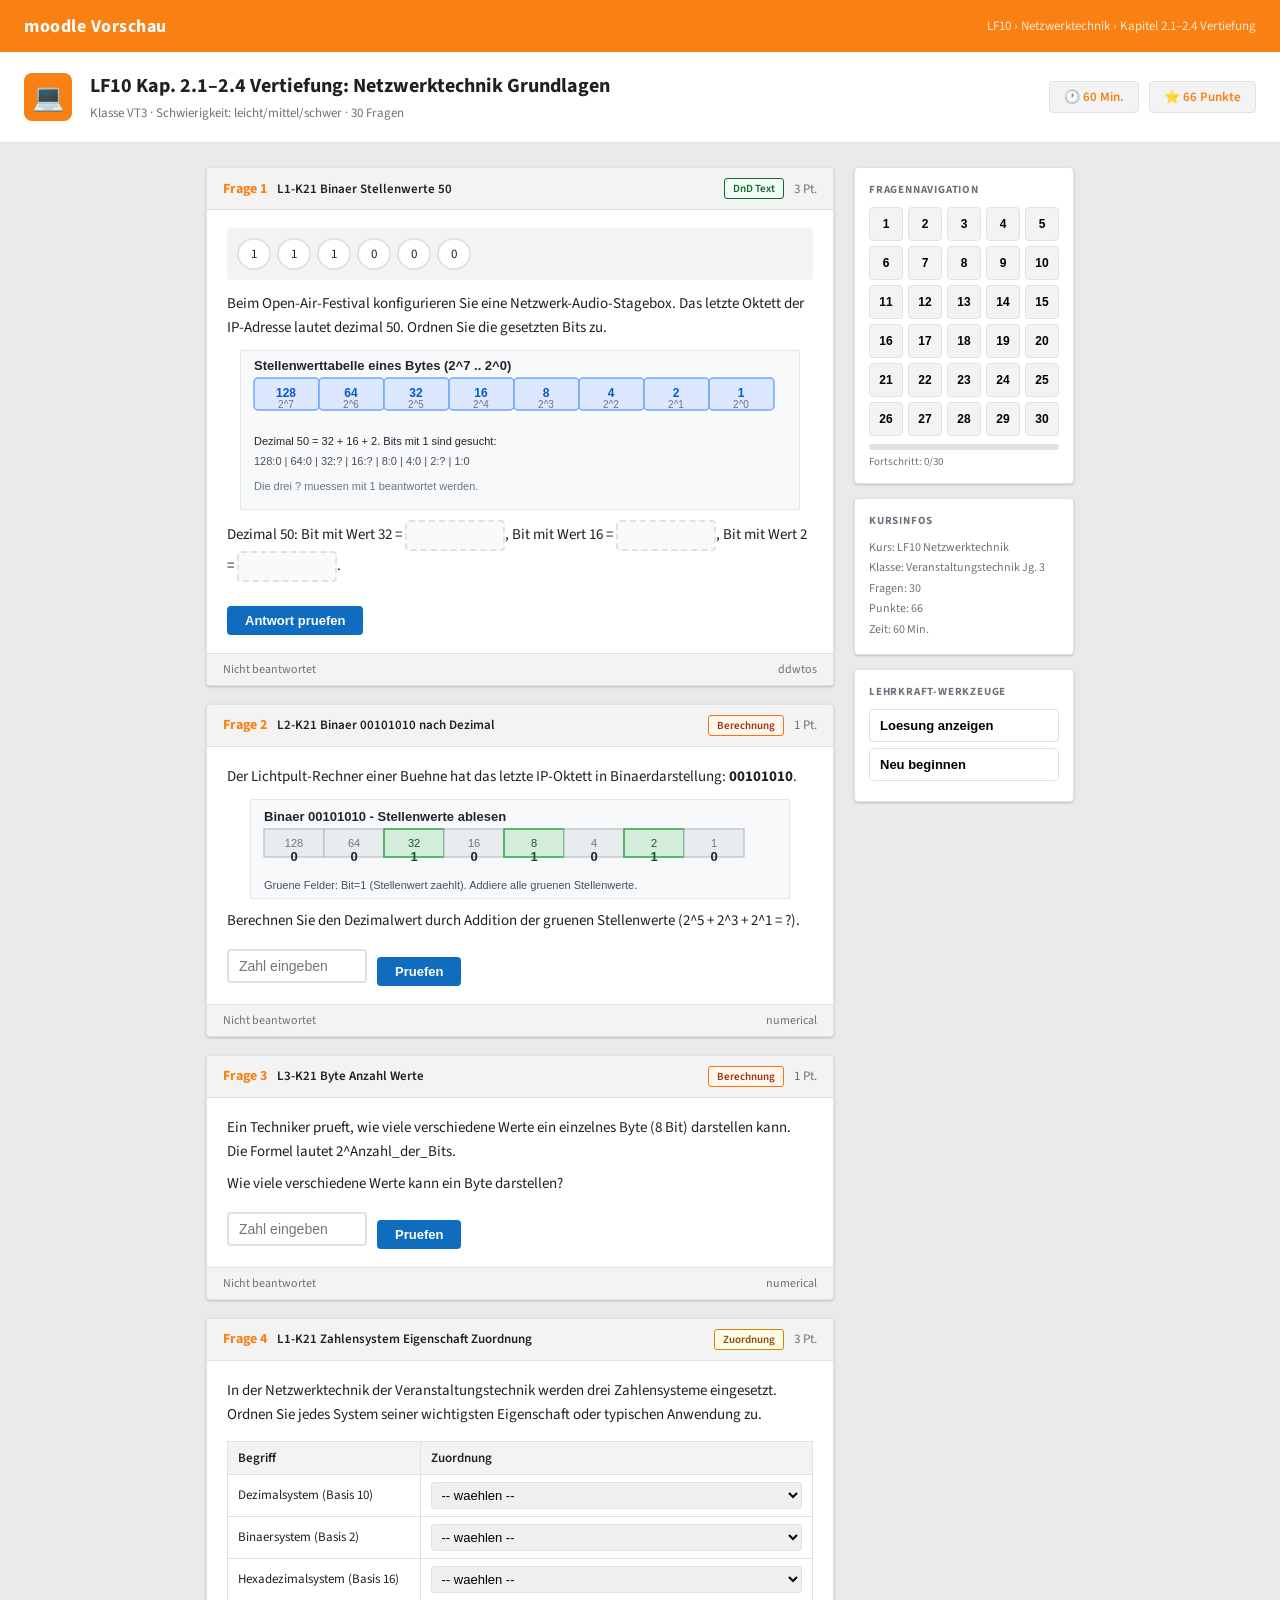
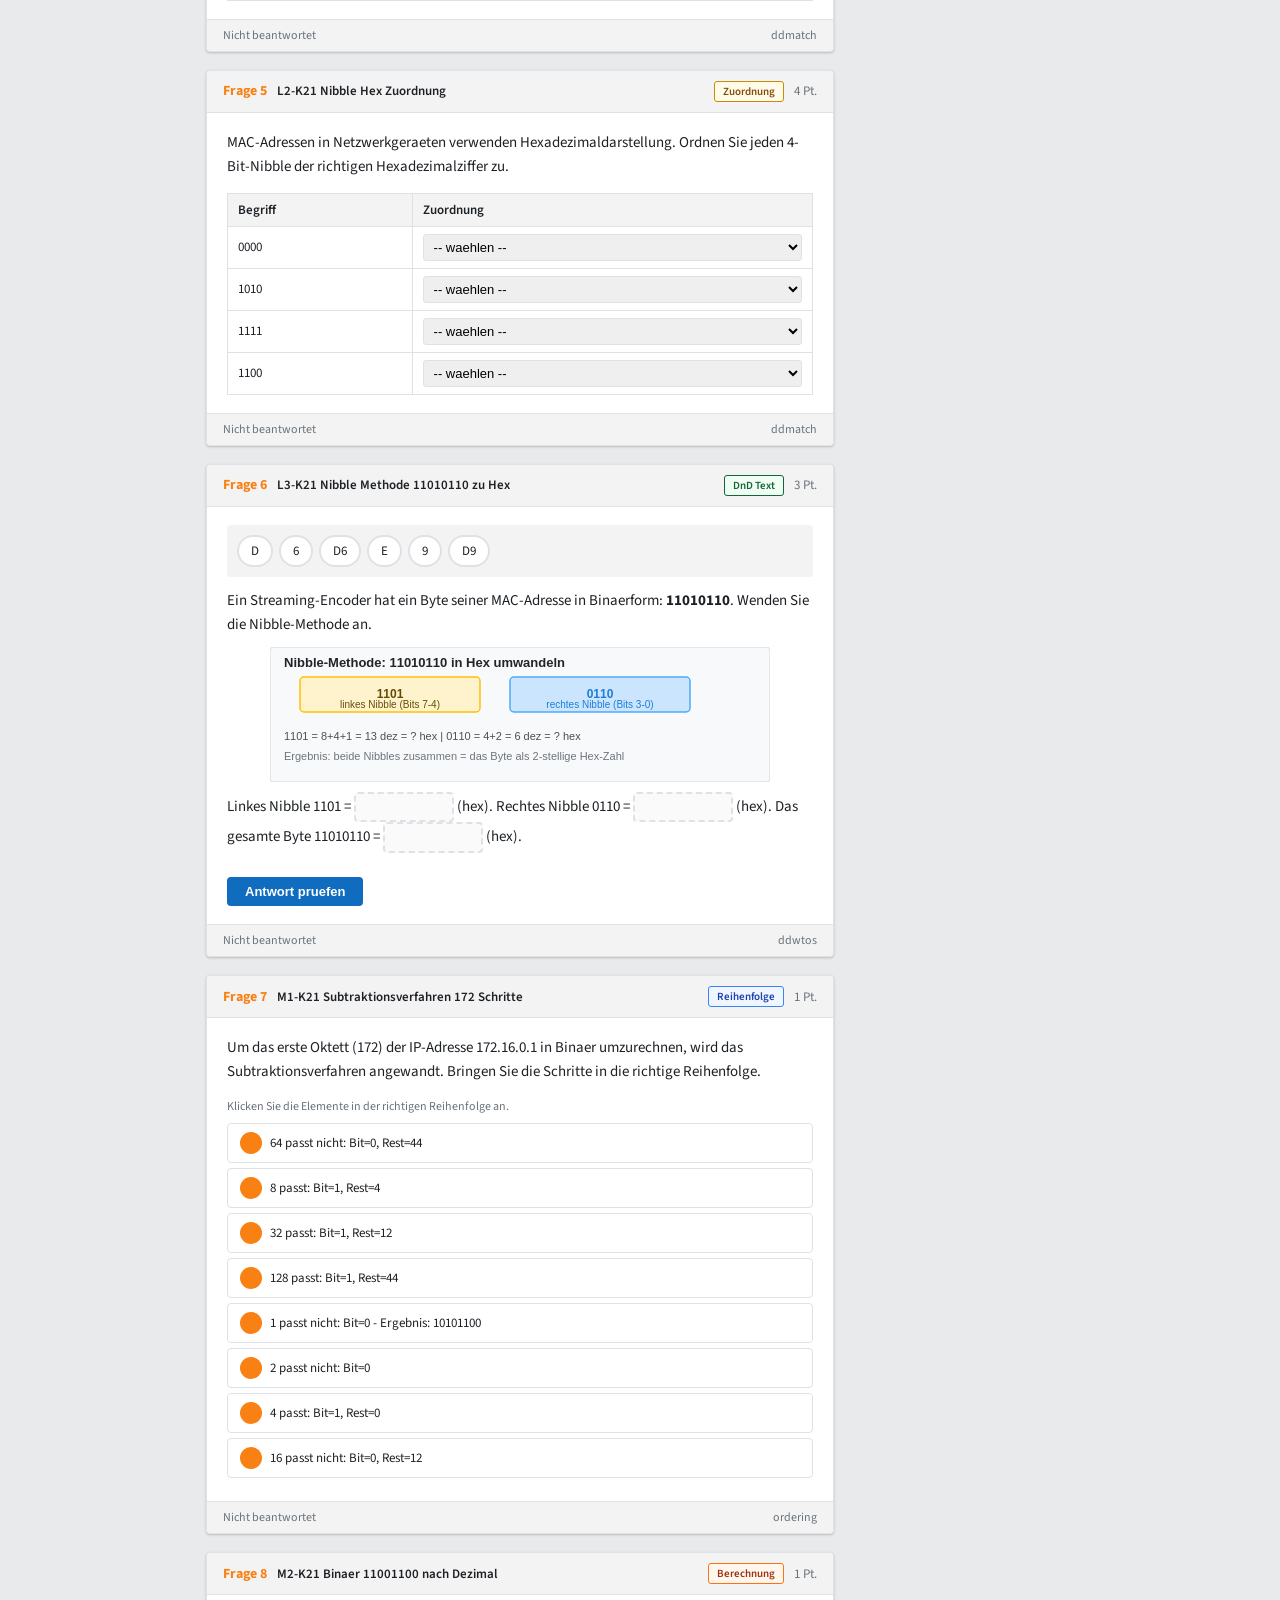
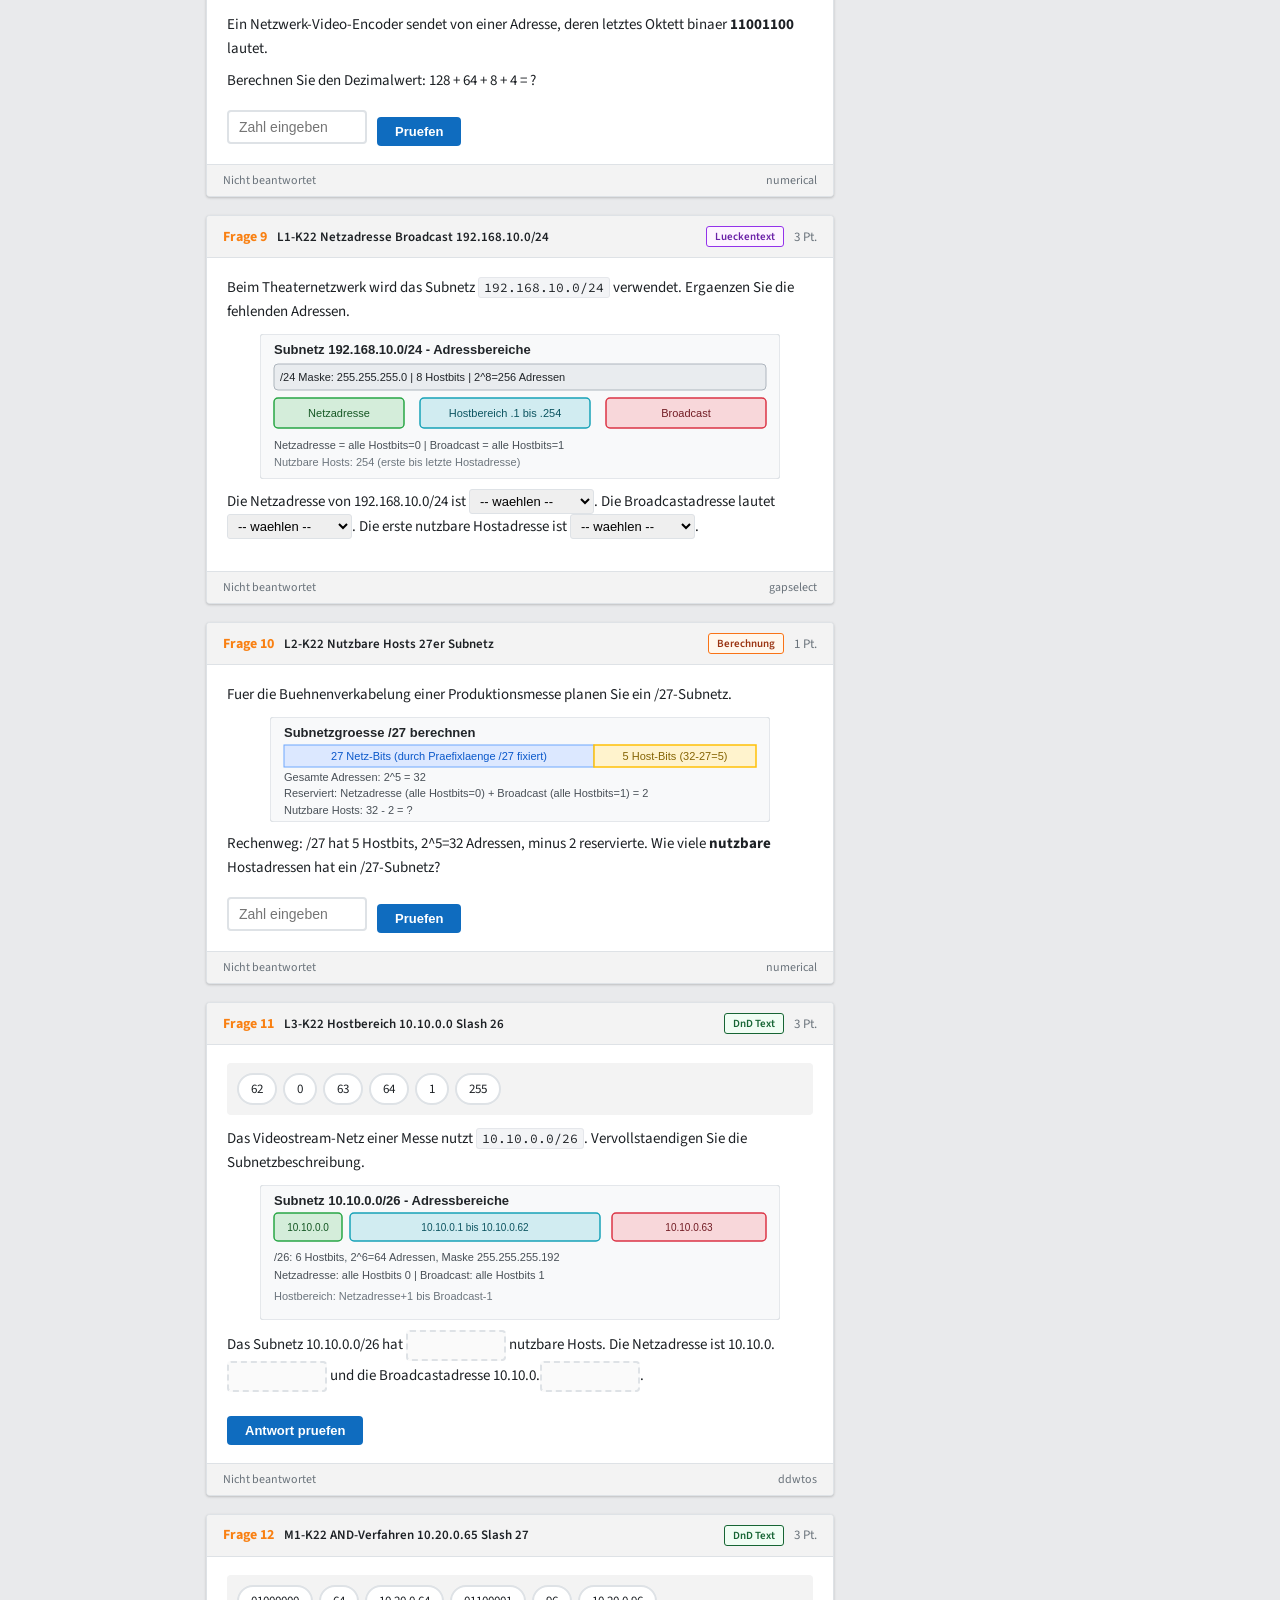
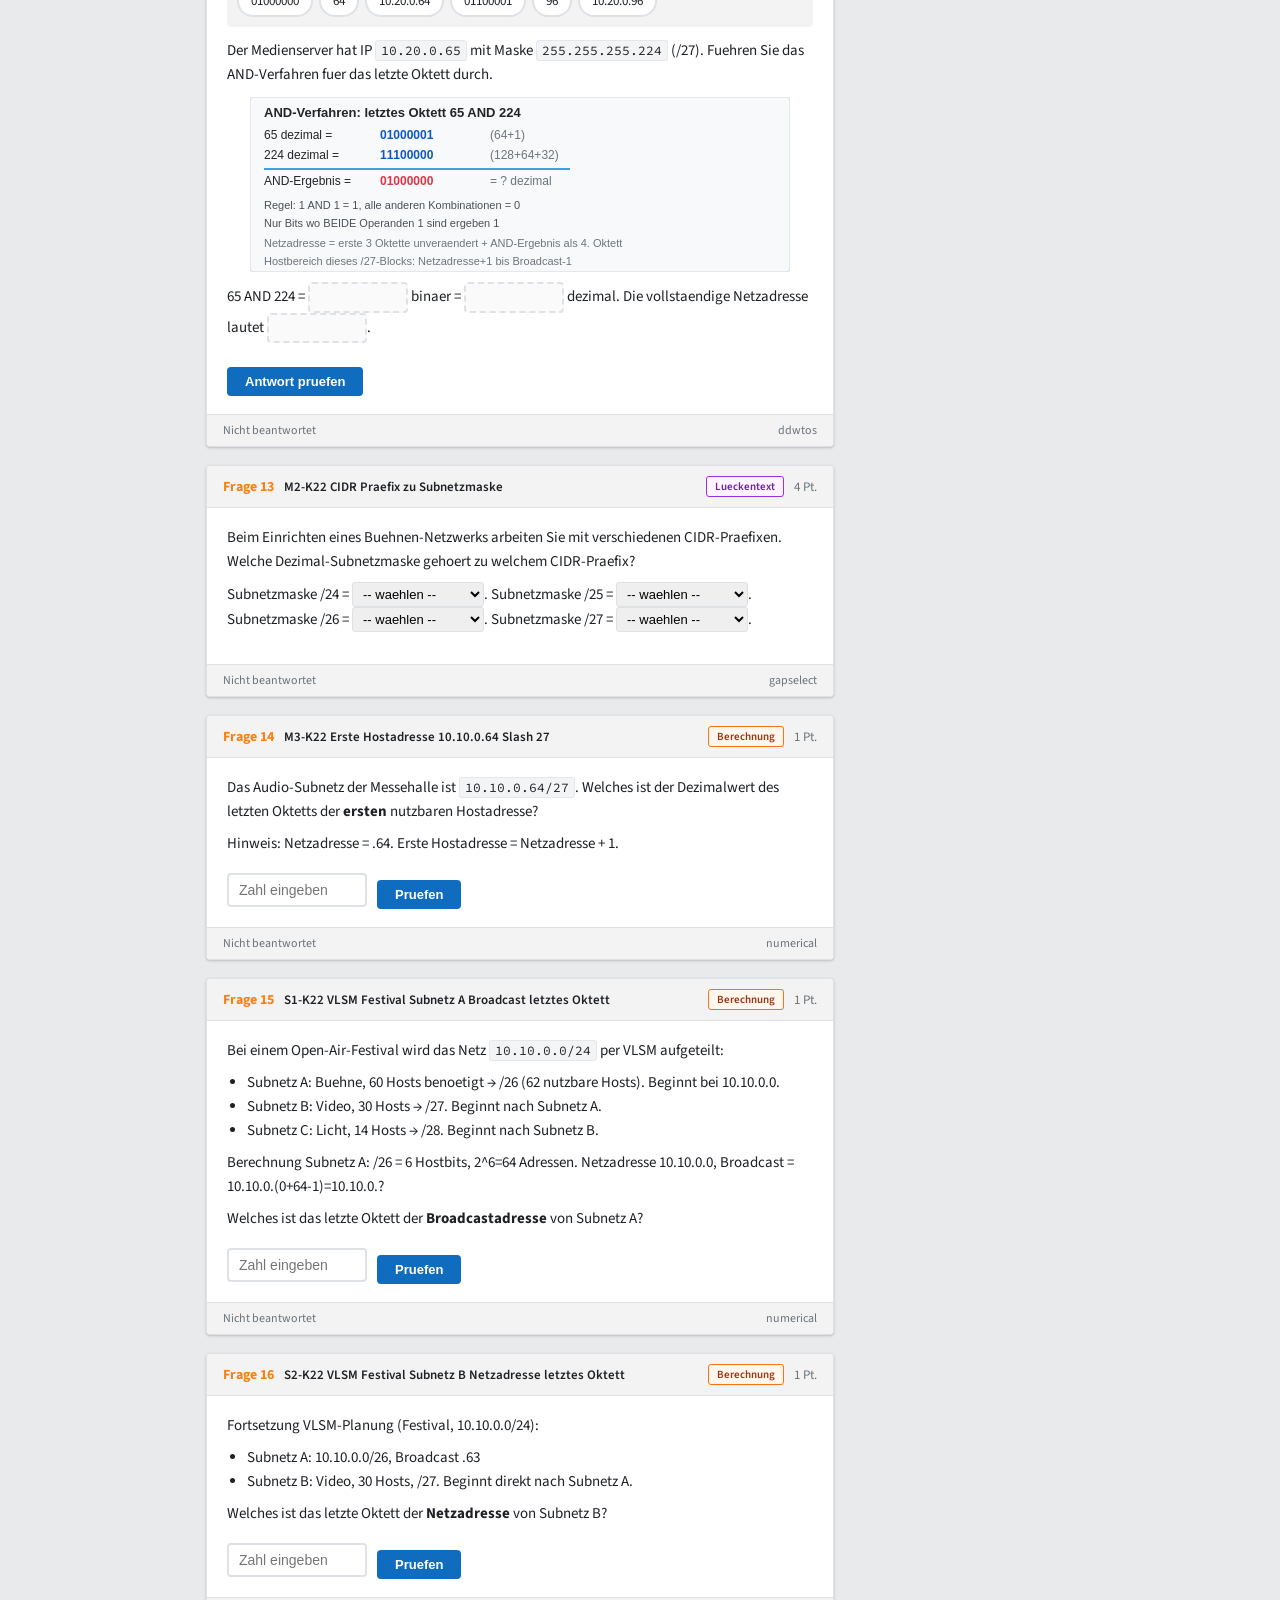
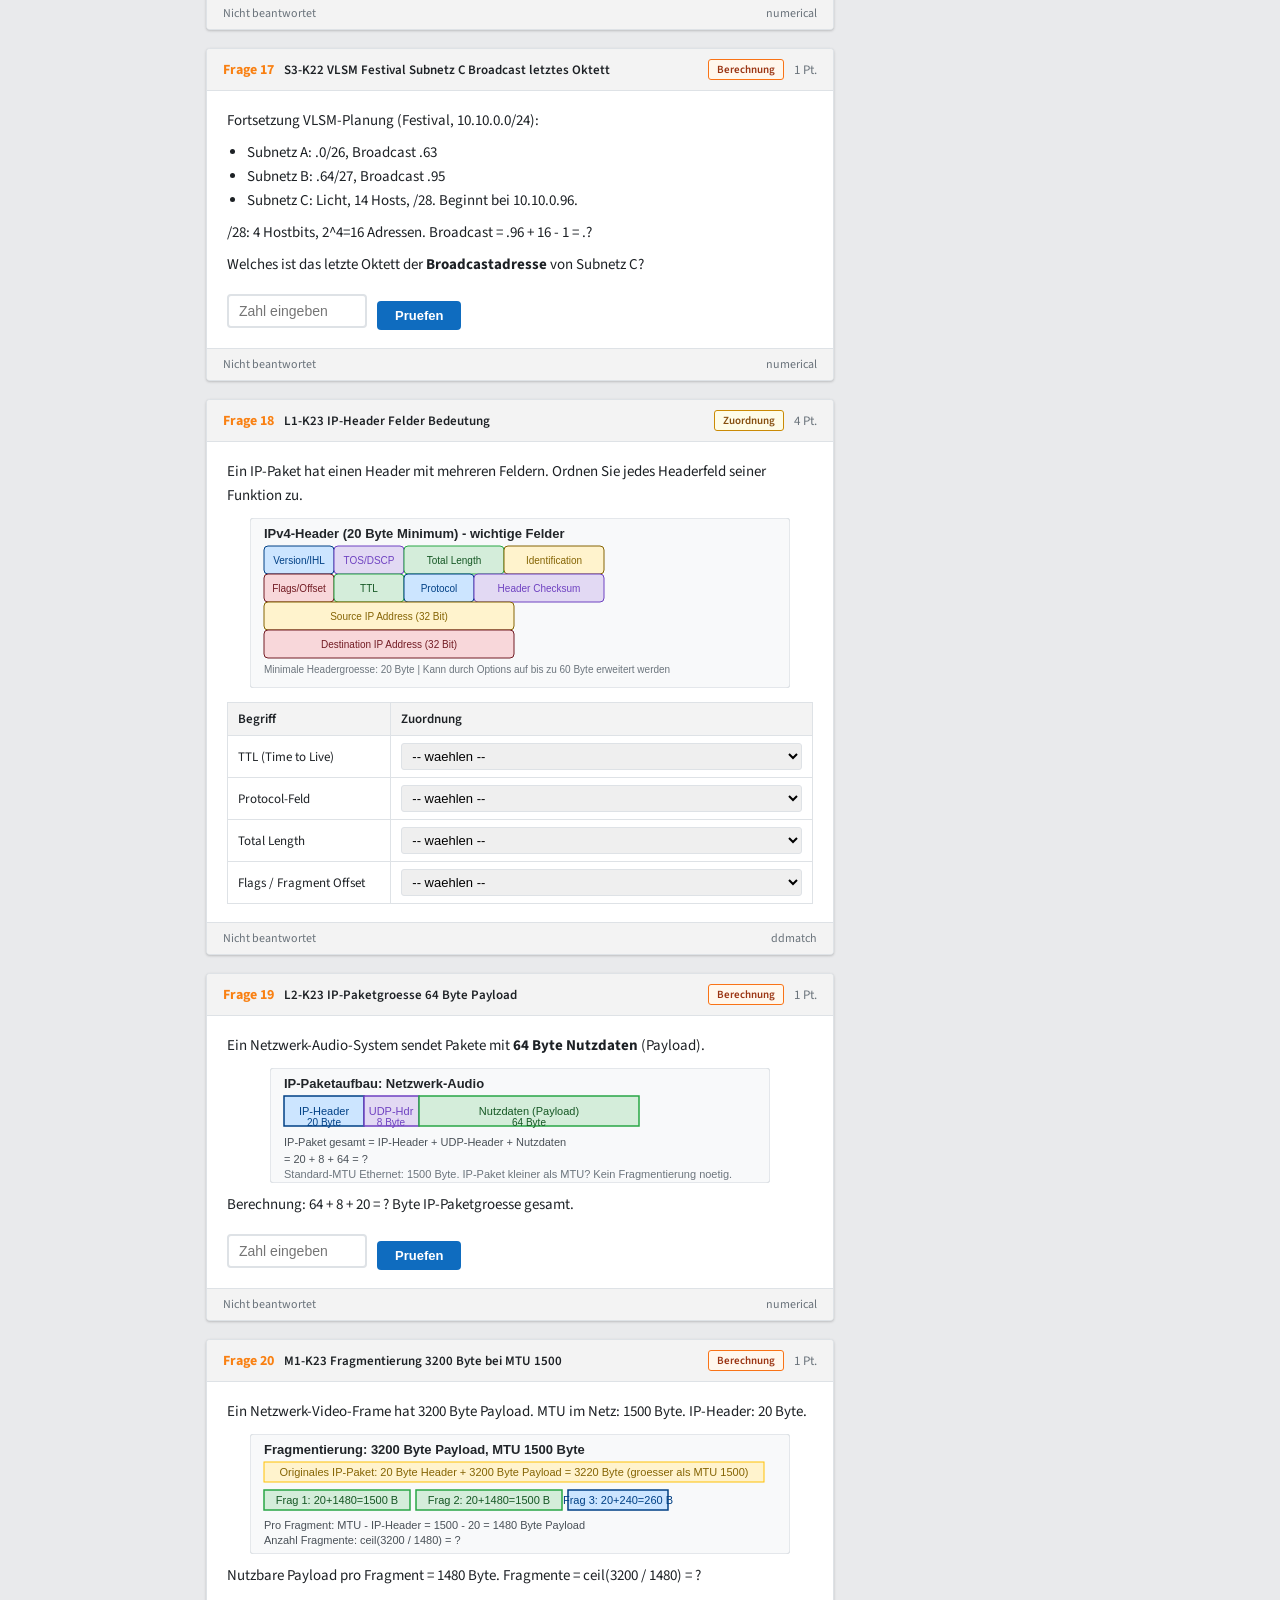
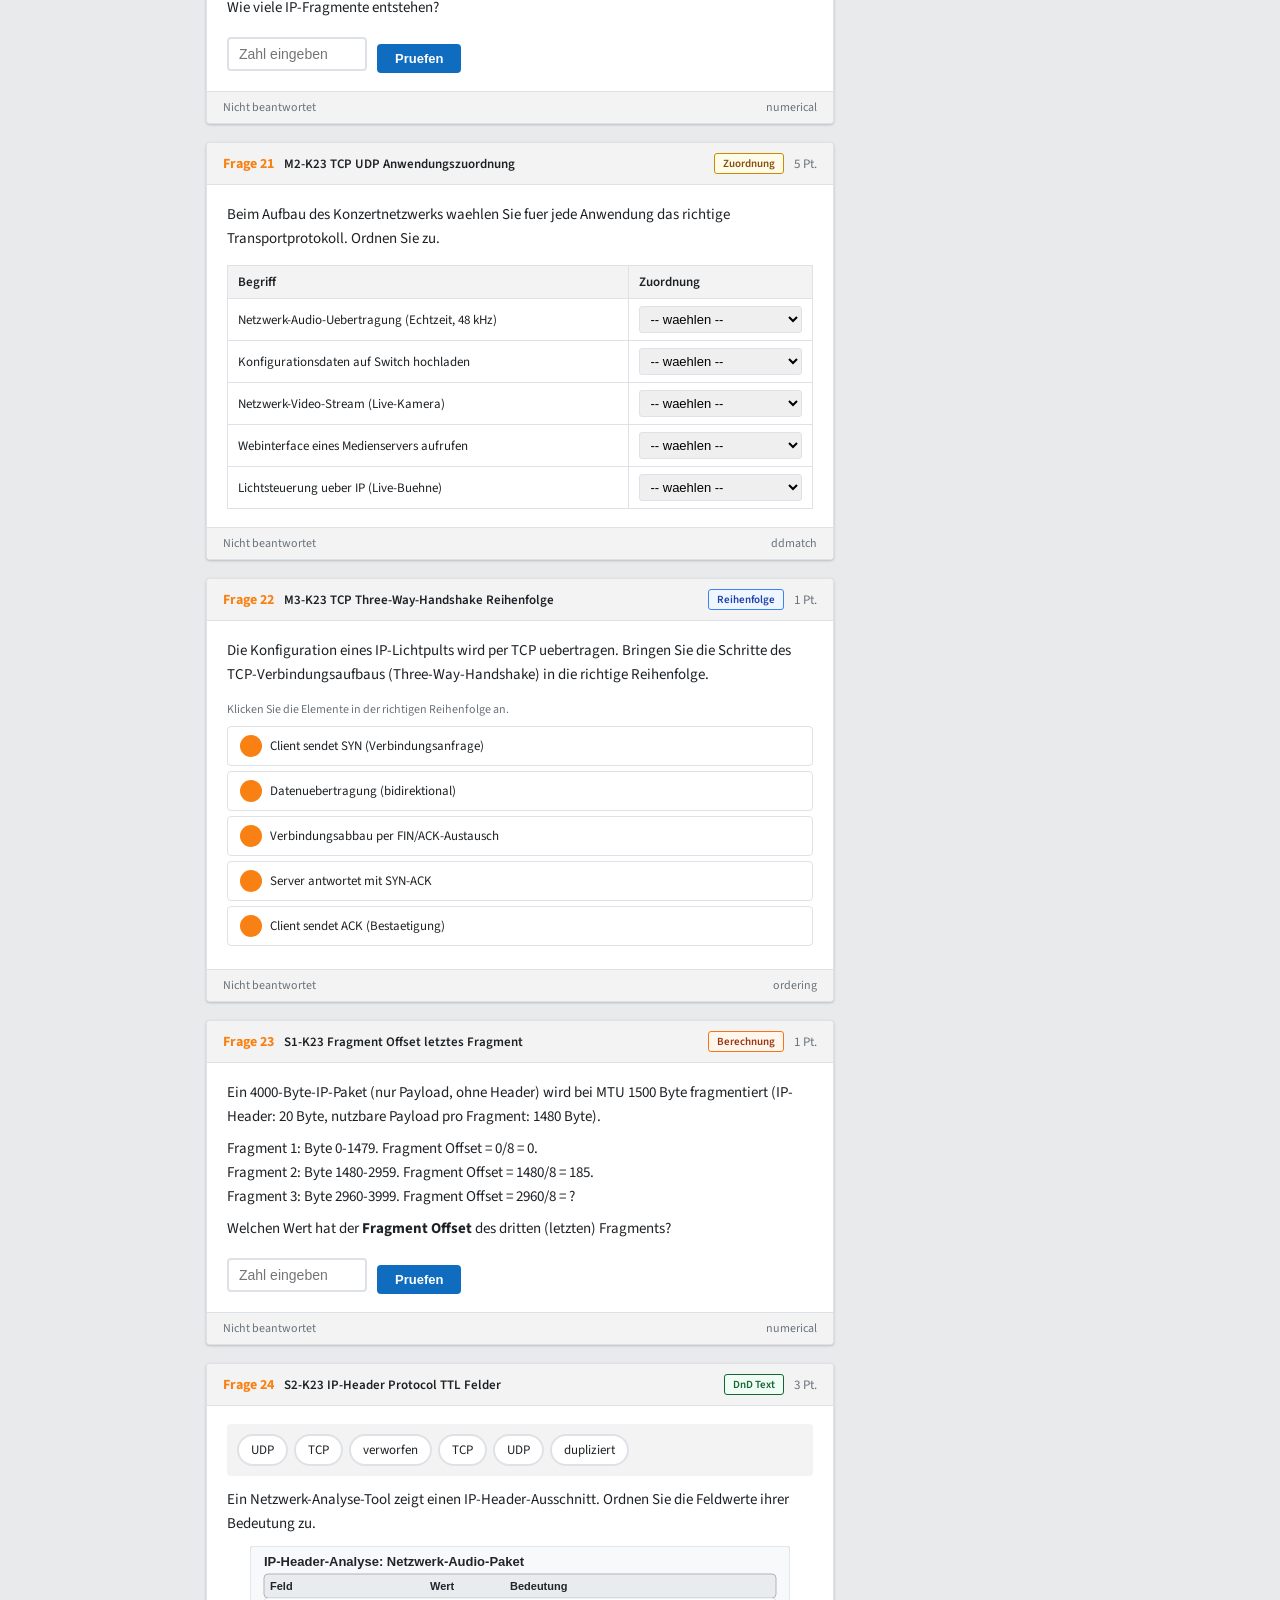
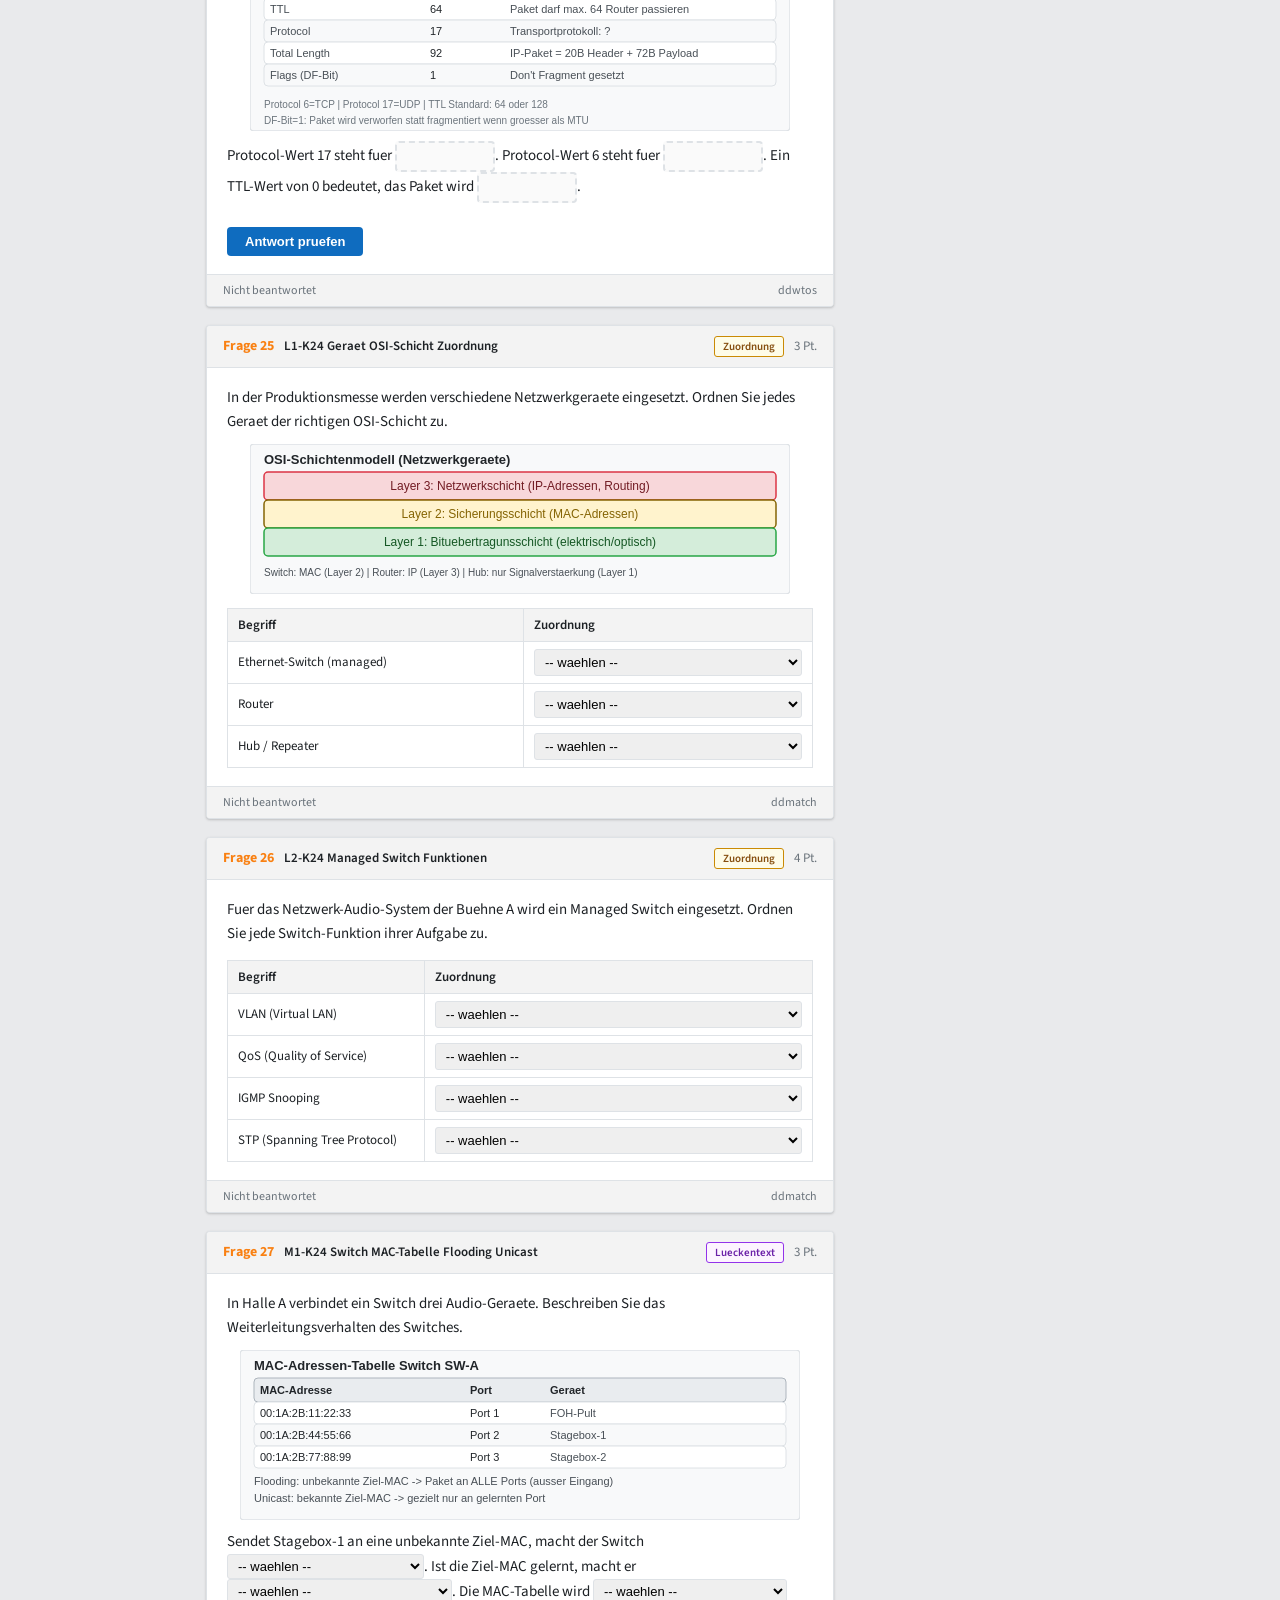
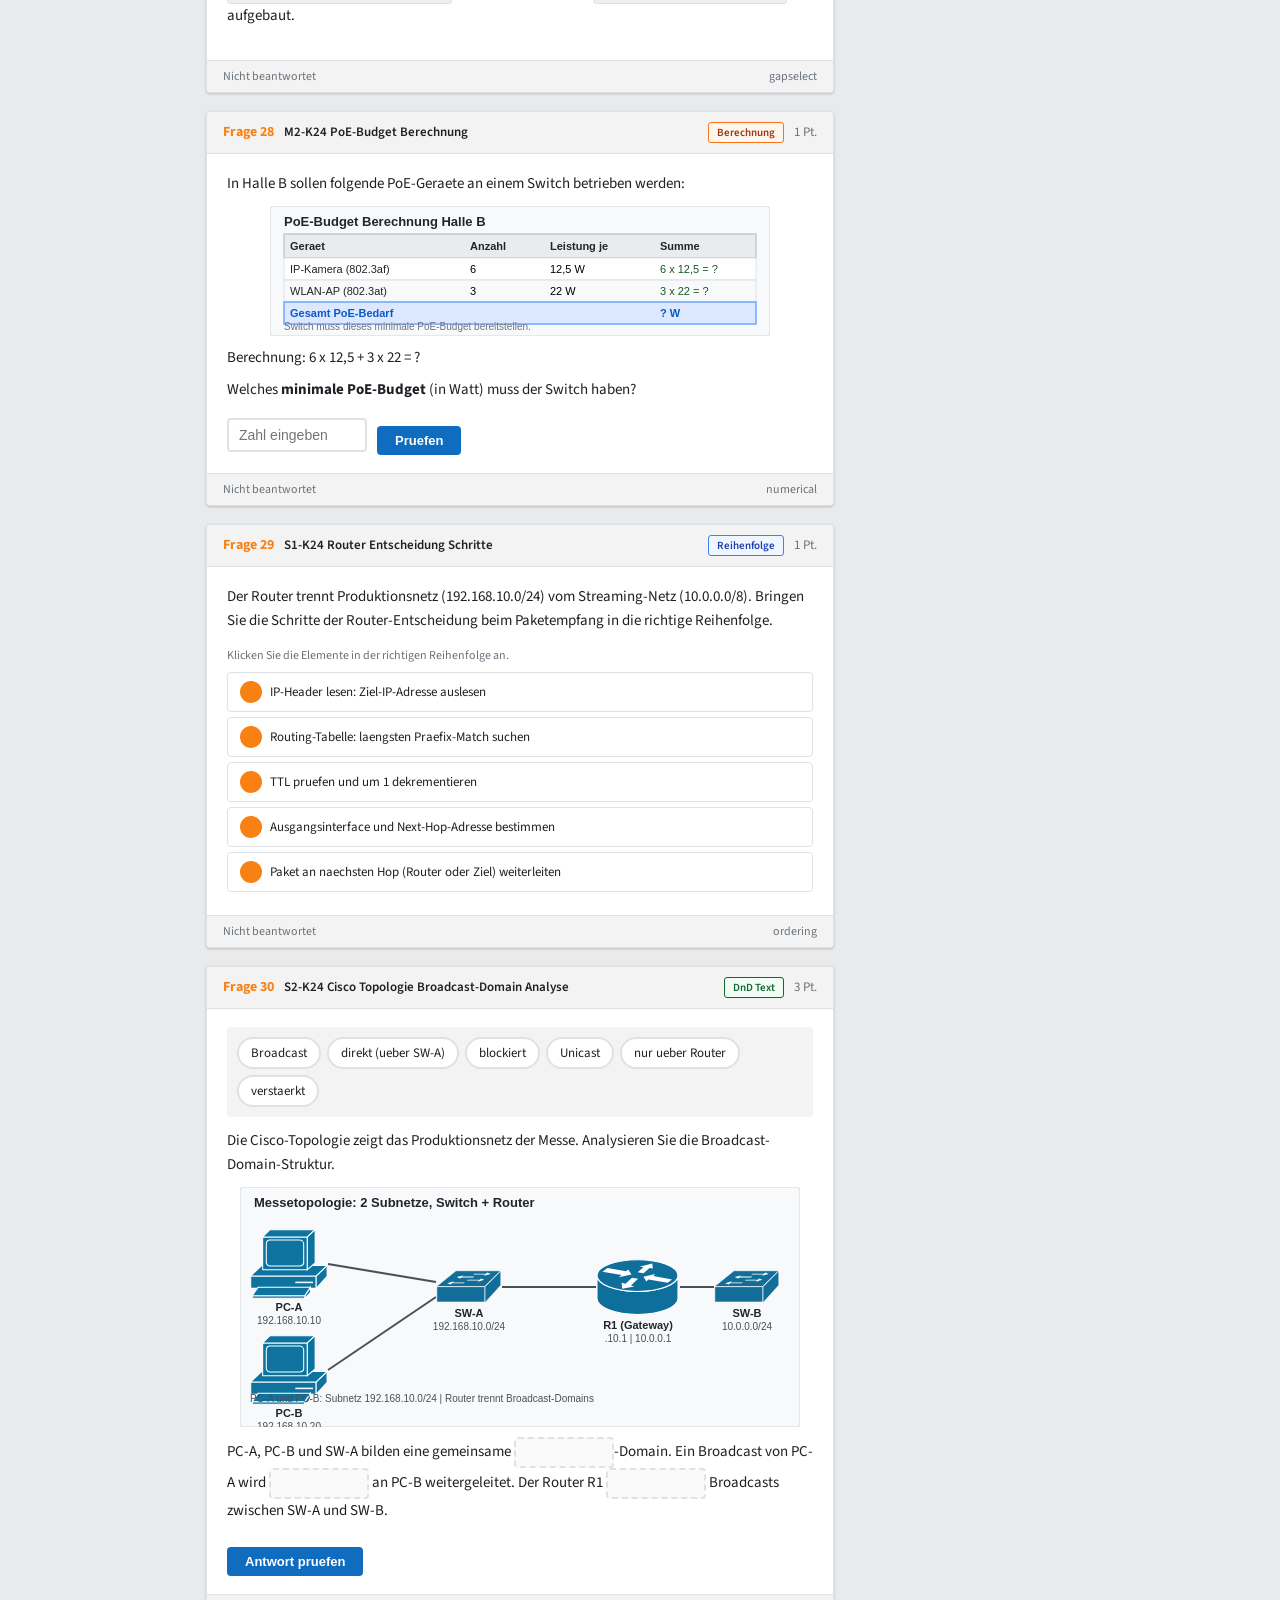
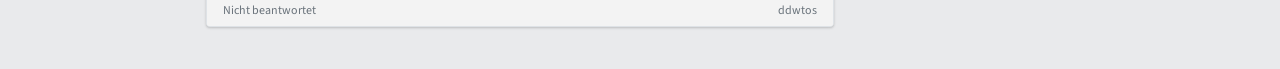
<file: res/quiz_lf10_kap2_1bis2_4_vertiefung_20260817.html>
<!DOCTYPE html>
<html lang="de">
<head>
<meta charset="UTF-8">
<meta name="viewport" content="width=device-width,initial-scale=1">
<title>Quiz LF10 Kap. 2.1-2.4 Vertiefung</title>
<link rel="preconnect" href="https://fonts.googleapis.com">
<link href="https://fonts.googleapis.com/css2?family=Source+Sans+3:wght@400;600;700&family=Source+Code+Pro&display=swap" rel="stylesheet">
<style>
:root {
  --moodle-orange: #f98012;
  --moodle-orange-dark: #d4600a;
  --moodle-blue: #0f6cbf;
  --moodle-blue-light: #e8f4fd;
  --moodle-green: #1d7a1d;
  --moodle-green-light: #d4edda;
  --moodle-red: #ca3120;
  --moodle-red-light: #fde8e6;
  --moodle-gray: #6a737b;
  --moodle-gray-light: #f3f3f3;
  --moodle-border: #dee2e6;
  --moodle-text: #1d2125;
  --moodle-white: #ffffff;
  --radius: 4px;
  --shadow: 0 1px 3px rgba(0,0,0,.12), 0 1px 2px rgba(0,0,0,.08);
}
*{box-sizing:border-box;margin:0;padding:0;}
body{background:#e9eaec;font-family:'Source Sans 3',sans-serif;font-size:15px;color:var(--moodle-text);}
svg{max-width:100%;height:auto;}

/* Site header */
.site-header{background:var(--moodle-orange);height:52px;display:flex;align-items:center;padding:0 24px;justify-content:space-between;}
.site-header .logo{color:#fff;font-weight:700;font-size:18px;letter-spacing:.5px;}
.site-header .breadcrumb{color:rgba(255,255,255,.8);font-size:13px;}

/* Quiz header */
.quiz-header{background:#fff;border-bottom:1px solid var(--moodle-border);padding:20px 24px;display:flex;align-items:center;gap:18px;flex-wrap:wrap;}
.quiz-icon{width:48px;height:48px;background:var(--moodle-orange);border-radius:8px;display:flex;align-items:center;justify-content:center;font-size:26px;flex-shrink:0;}
.quiz-meta h1{font-size:20px;font-weight:700;margin-bottom:4px;}
.quiz-meta p{font-size:13px;color:var(--moodle-gray);}
.quiz-badges{margin-left:auto;display:flex;gap:10px;flex-wrap:wrap;}
.badge{background:var(--moodle-gray-light);border:1px solid var(--moodle-border);border-radius:4px;padding:6px 14px;font-size:13px;font-weight:600;}
.badge span{color:var(--moodle-orange);}

/* Layout */
.main-wrap{max-width:900px;margin:24px auto;padding:0 16px;display:grid;grid-template-columns:1fr 220px;gap:20px;}
@media(max-width:700px){.main-wrap{grid-template-columns:1fr;}.sidebar{position:static!important;}.quiz-badges{display:none;}}

/* Sidebar */
.sidebar{position:sticky;top:20px;align-self:start;}
.sidebar-card{background:#fff;border:1px solid var(--moodle-border);border-radius:var(--radius);box-shadow:var(--shadow);padding:14px;margin-bottom:14px;}
.sidebar-title{font-size:11px;font-weight:700;text-transform:uppercase;color:var(--moodle-gray);letter-spacing:.8px;margin-bottom:10px;}
.q-nav{display:grid;grid-template-columns:repeat(5,34px);gap:5px;}
.q-nav button{width:34px;height:34px;border:1px solid var(--moodle-border);background:var(--moodle-gray-light);border-radius:var(--radius);cursor:pointer;font-size:12px;font-weight:600;transition:all .15s;}
.q-nav button:hover{background:var(--moodle-blue-light);border-color:var(--moodle-blue);color:var(--moodle-blue);}
.q-nav button.answered{background:var(--moodle-orange);border-color:var(--moodle-orange);color:#fff;}
.course-info{font-size:12px;color:var(--moodle-gray);line-height:1.7;}
.progress-bar{height:6px;background:var(--moodle-border);border-radius:3px;margin-top:8px;}
.progress-fill{height:100%;background:var(--moodle-orange);border-radius:3px;width:0%;transition:width .3s;}
.progress-label{font-size:11px;color:var(--moodle-gray);margin-top:4px;}

/* Teacher tools */
.tool-btn{display:block;width:100%;padding:8px 10px;margin-bottom:6px;border:1px solid var(--moodle-border);border-radius:var(--radius);background:#fff;cursor:pointer;font-size:13px;font-weight:600;text-align:left;transition:background .15s;}
.tool-btn:hover{background:var(--moodle-gray-light);}
.tool-btn.active{background:var(--moodle-orange);color:#fff;border-color:var(--moodle-orange);}

/* Question cards */
.question-card{background:#fff;border:1px solid var(--moodle-border);border-radius:var(--radius);box-shadow:var(--shadow);margin-bottom:18px;overflow:hidden;}
.question-header{background:var(--moodle-gray-light);border-bottom:1px solid var(--moodle-border);padding:10px 16px;display:flex;align-items:center;gap:10px;flex-wrap:wrap;}
.q-num{font-size:14px;font-weight:700;color:var(--moodle-orange);}
.q-title{flex:1;font-size:13px;font-weight:600;}
.q-points{font-size:13px;color:var(--moodle-gray);margin-left:auto;}
.question-body{padding:18px 20px;}
.question-footer{background:var(--moodle-gray-light);border-top:1px solid var(--moodle-border);padding:7px 16px;display:flex;justify-content:space-between;font-size:12px;color:var(--moodle-gray);}
.q-status{color:var(--moodle-gray);}
.q-status.answered{color:var(--moodle-green);font-weight:600;}

/* Type badges */
.type-badge{font-size:11px;font-weight:600;padding:2px 8px;border-radius:3px;border:1px solid;}
.type-dnd{background:#f0fdf4;color:#166534;border-color:#166534;}
.type-match{background:#fefce8;color:#854d0e;border-color:#ca8a04;}
.type-gap{background:#fdf4ff;color:#6b21a8;border-color:#9333ea;}
.type-ord{background:#eff6ff;color:#1e40af;border-color:#3b82f6;}
.type-num{background:#fff7ed;color:#9a3412;border-color:#f97316;}

/* Question text */
.qtext{margin-bottom:14px;line-height:1.6;}
.qtext p{margin-bottom:8px;}
.qtext code{background:#f3f4f6;border:1px solid #e5e7eb;border-radius:3px;padding:1px 5px;font-family:'Source Code Pro',monospace;font-size:13px;}
.qtext ul,.qtext ol{margin-left:20px;margin-bottom:8px;}

/* Feedback box */
.feedback-box{display:none;padding:10px 14px;border-radius:var(--radius);margin-top:10px;font-size:13px;animation:fadeIn .2s ease;}
.feedback-box.show{display:block;}
.feedback-box.correct{background:var(--moodle-green-light);border-left:4px solid var(--moodle-green);}
.feedback-box.incorrect{background:var(--moodle-red-light);border-left:4px solid var(--moodle-red);}
.feedback-box.info{background:var(--moodle-blue-light);border-left:4px solid var(--moodle-blue);}
@keyframes fadeIn{from{opacity:0;transform:translateY(-4px);}to{opacity:1;transform:translateY(0);}}

/* DnD (ddwtos) */
.dnd-pool{display:flex;flex-wrap:wrap;gap:6px;margin-bottom:12px;padding:10px;background:var(--moodle-gray-light);border-radius:var(--radius);}
.drag-chip{padding:5px 12px;border:2px solid var(--moodle-border);border-radius:20px;cursor:pointer;font-size:13px;background:#fff;transition:all .15s;user-select:none;}
.drag-chip:hover:not(.used){border-color:var(--moodle-blue);color:var(--moodle-blue);}
.drag-chip.selected{border-color:var(--moodle-blue);background:var(--moodle-blue-light);color:var(--moodle-blue);}
.drag-chip.used{opacity:.4;cursor:not-allowed;}
.drop-slot{display:inline-block;min-width:100px;padding:3px 10px;border:2px dashed var(--moodle-border);border-radius:4px;background:#fafafa;cursor:pointer;font-size:13px;text-align:center;vertical-align:middle;transition:all .15s;}
.drop-slot:hover{border-color:var(--moodle-orange);}
.drop-slot.filled{border-style:solid;border-color:var(--moodle-gray);background:#fff;}
.drop-slot.correct-slot{border-color:var(--moodle-green)!important;background:var(--moodle-green-light)!important;color:var(--moodle-green)!important;}
.drop-slot.wrong-slot{border-color:var(--moodle-red)!important;background:var(--moodle-red-light)!important;color:var(--moodle-red)!important;}
.check-btn{margin-top:10px;padding:7px 18px;background:var(--moodle-blue);color:#fff;border:none;border-radius:var(--radius);cursor:pointer;font-size:13px;font-weight:600;}
.check-btn:hover{background:#0a5a9e;}

/* ddmatch */
.match-table{width:100%;border-collapse:collapse;font-size:13px;}
.match-table th{background:var(--moodle-gray-light);padding:7px 10px;text-align:left;font-weight:600;border:1px solid var(--moodle-border);}
.match-table td{padding:7px 10px;border:1px solid var(--moodle-border);}
.match-table select{width:100%;padding:4px 6px;border:1px solid var(--moodle-border);border-radius:3px;font-size:13px;}
.match-table select.correct-select{border-color:var(--moodle-green);background:var(--moodle-green-light);}
.match-table select.wrong-select{border-color:var(--moodle-red);background:var(--moodle-red-light);}

/* gapselect */
.cloze-select{padding:3px 6px;border:1px solid var(--moodle-border);border-radius:3px;font-size:13px;display:inline-block;min-width:120px;}
.cloze-select.correct-cloze{border-color:var(--moodle-green);background:var(--moodle-green-light);}
.cloze-select.wrong-cloze{border-color:var(--moodle-red);background:var(--moodle-red-light);}

/* ordering */
.ord-list{list-style:none;padding:0;}
.ord-item{padding:8px 12px;border:1px solid var(--moodle-border);border-radius:var(--radius);margin-bottom:5px;background:#fff;display:flex;align-items:center;gap:8px;cursor:pointer;font-size:13px;transition:background .15s;}
.ord-item:hover{background:var(--moodle-blue-light);}
.ord-item.selected{background:var(--moodle-orange);color:#fff;border-color:var(--moodle-orange);}
.ord-item.correct-ord{background:var(--moodle-green-light)!important;border-color:var(--moodle-green)!important;color:var(--moodle-green)!important;}
.ord-item.wrong-ord{background:var(--moodle-red-light)!important;border-color:var(--moodle-red)!important;color:var(--moodle-red)!important;}
.ord-num{width:22px;height:22px;border-radius:50%;background:var(--moodle-orange);color:#fff;display:flex;align-items:center;justify-content:center;font-size:11px;font-weight:700;flex-shrink:0;}
.ord-item.selected .ord-num{background:rgba(255,255,255,.3);}

/* numerical */
.num-input{padding:7px 10px;border:2px solid var(--moodle-border);border-radius:var(--radius);font-size:14px;width:140px;}
.num-input.correct-num{border-color:var(--moodle-green);background:var(--moodle-green-light);}
.num-input.wrong-num{border-color:var(--moodle-red);background:var(--moodle-red-light);}

/* Solution mode */
.solution-highlight .drop-slot{border-color:var(--moodle-green)!important;background:var(--moodle-green-light)!important;}
</style>
</head>
<body>

<header class="site-header">
  <span class="logo">moodle Vorschau</span>
  <span class="breadcrumb">LF10 &rsaquo; Netzwerktechnik &rsaquo; Kapitel 2.1&ndash;2.4 Vertiefung</span>
</header>

<div class="quiz-header">
  <div class="quiz-icon">&#128187;</div>
  <div class="quiz-meta">
    <h1>LF10 Kap. 2.1&ndash;2.4 Vertiefung: Netzwerktechnik Grundlagen</h1>
    <p>Klasse VT3 &middot; Schwierigkeit: leicht/mittel/schwer &middot; 30 Fragen</p>
  </div>
  <div class="quiz-badges">
    <div class="badge">&#128336; <span>60 Min.</span></div>
    <div class="badge">&#11088; <span>66 Punkte</span></div>
  </div>
</div>

<div class="main-wrap">
  <div class="questions">
    <div class="question-card" id="q1">
  <div class="question-header">
    <span class="q-num">Frage 1</span>
    <span class="q-title">L1-K21 Binaer Stellenwerte 50</span>
    <span class="type-badge type-dnd">DnD Text</span>
    <span class="q-points">3 Pt.</span>
  </div>
  <div class="question-body" id="qbody-1"><div id="pool-1" class="dnd-pool"><span class="drag-chip" id="chip-1-0" data-answer="1" onclick="selectChip(this,1)">1</span><span class="drag-chip" id="chip-1-1" data-answer="1" onclick="selectChip(this,1)">1</span><span class="drag-chip" id="chip-1-2" data-answer="1" onclick="selectChip(this,1)">1</span><span class="drag-chip" id="chip-1-3" data-answer="0" onclick="selectChip(this,1)">0</span><span class="drag-chip" id="chip-1-4" data-answer="0" onclick="selectChip(this,1)">0</span><span class="drag-chip" id="chip-1-5" data-answer="0" onclick="selectChip(this,1)">0</span></div>
<div class="qtext"><p>Beim Open-Air-Festival konfigurieren Sie eine Netzwerk-Audio-Stagebox. Das letzte Oktett der IP-Adresse lautet dezimal 50. Ordnen Sie die gesetzten Bits zu.</p>
<svg xmlns="http://www.w3.org/2000/svg" style="font-family:Arial,sans-serif;font-size:13px;display:block;margin:10px auto;" width="560" height="160" viewBox="0 0 560 160">
  <rect x="0" y="0" width="560" height="160" fill="#f8f9fa" stroke="#dee2e6" stroke-width="1.5" rx="4"/>
  <text x="14" y="20" text-anchor="start" font-size="13" font-weight="bold" fill="#212529">Stellenwerttabelle eines Bytes (2^7 .. 2^0)</text>
  <rect x="14" y="28" width="65" height="32" fill="#dce8ff" stroke="#6ea8fe" stroke-width="1.5" rx="4"/> <text x="46" y="47" text-anchor="middle" font-size="12" font-weight="bold" fill="#0a58ca">128</text> <text x="46" y="58" text-anchor="middle" font-size="10" font-weight="normal" fill="#6c757d">2^7</text>
  <rect x="79" y="28" width="65" height="32" fill="#dce8ff" stroke="#6ea8fe" stroke-width="1.5" rx="4"/> <text x="111" y="47" text-anchor="middle" font-size="12" font-weight="bold" fill="#0a58ca">64</text> <text x="111" y="58" text-anchor="middle" font-size="10" font-weight="normal" fill="#6c757d">2^6</text>
  <rect x="144" y="28" width="65" height="32" fill="#dce8ff" stroke="#6ea8fe" stroke-width="1.5" rx="4"/> <text x="176" y="47" text-anchor="middle" font-size="12" font-weight="bold" fill="#0a58ca">32</text> <text x="176" y="58" text-anchor="middle" font-size="10" font-weight="normal" fill="#6c757d">2^5</text>
  <rect x="209" y="28" width="65" height="32" fill="#dce8ff" stroke="#6ea8fe" stroke-width="1.5" rx="4"/> <text x="241" y="47" text-anchor="middle" font-size="12" font-weight="bold" fill="#0a58ca">16</text> <text x="241" y="58" text-anchor="middle" font-size="10" font-weight="normal" fill="#6c757d">2^4</text>
  <rect x="274" y="28" width="65" height="32" fill="#dce8ff" stroke="#6ea8fe" stroke-width="1.5" rx="4"/> <text x="306" y="47" text-anchor="middle" font-size="12" font-weight="bold" fill="#0a58ca">8</text> <text x="306" y="58" text-anchor="middle" font-size="10" font-weight="normal" fill="#6c757d">2^3</text>
  <rect x="339" y="28" width="65" height="32" fill="#dce8ff" stroke="#6ea8fe" stroke-width="1.5" rx="4"/> <text x="371" y="47" text-anchor="middle" font-size="12" font-weight="bold" fill="#0a58ca">4</text> <text x="371" y="58" text-anchor="middle" font-size="10" font-weight="normal" fill="#6c757d">2^2</text>
  <rect x="404" y="28" width="65" height="32" fill="#dce8ff" stroke="#6ea8fe" stroke-width="1.5" rx="4"/> <text x="436" y="47" text-anchor="middle" font-size="12" font-weight="bold" fill="#0a58ca">2</text> <text x="436" y="58" text-anchor="middle" font-size="10" font-weight="normal" fill="#6c757d">2^1</text>
  <rect x="469" y="28" width="65" height="32" fill="#dce8ff" stroke="#6ea8fe" stroke-width="1.5" rx="4"/> <text x="501" y="47" text-anchor="middle" font-size="12" font-weight="bold" fill="#0a58ca">1</text> <text x="501" y="58" text-anchor="middle" font-size="10" font-weight="normal" fill="#6c757d">2^0</text>
  <text x="14" y="95" text-anchor="start" font-size="11" font-weight="normal" fill="#212529">Dezimal 50 = 32 + 16 + 2. Bits mit 1 sind gesucht:</text>
  <text x="14" y="115" text-anchor="start" font-size="11" font-weight="normal" fill="#495057">128:0 | 64:0 | 32:? | 16:? | 8:0 | 4:0 | 2:? | 1:0</text>
  <text x="14" y="140" text-anchor="start" font-size="11" font-weight="normal" fill="#6c757d">Die drei ? muessen mit 1 beantwortet werden.</text>
</svg>
<p>Dezimal 50: Bit mit Wert 32 = <span class="drop-slot" id="slot-1-1" data-correct="1" onclick="fillSlot(this,1)">&nbsp;&nbsp;&nbsp;&nbsp;&nbsp;</span>, Bit mit Wert 16 = <span class="drop-slot" id="slot-1-2" data-correct="1" onclick="fillSlot(this,1)">&nbsp;&nbsp;&nbsp;&nbsp;&nbsp;</span>, Bit mit Wert 2 = <span class="drop-slot" id="slot-1-3" data-correct="1" onclick="fillSlot(this,1)">&nbsp;&nbsp;&nbsp;&nbsp;&nbsp;</span>.</p></div>
<button class="check-btn" onclick="checkDnd(1,['1','1','1'])">Antwort pruefen</button>
<div class="generalfeedback feedback-box info" style="display:none"><strong>Loesung:</strong> <p>50 = 32 + 16 + 2. Binaer: <strong>00110010</strong>. Gesetzte Bits: Stellenwert 32 (Bit 5), 16 (Bit 4), 2 (Bit 1). Alle anderen Bits sind 0.</p></div>
<div class="feedback-box" id="fb-1"></div></div>
  <div class="question-footer">
    <span class="q-status" id="status-1">Nicht beantwortet</span>
    <span>ddwtos</span>
  </div>
</div>
<div class="question-card" id="q2">
  <div class="question-header">
    <span class="q-num">Frage 2</span>
    <span class="q-title">L2-K21 Binaer 00101010 nach Dezimal</span>
    <span class="type-badge type-num">Berechnung</span>
    <span class="q-points">1 Pt.</span>
  </div>
  <div class="question-body" id="qbody-2"><div class="qtext"><p>Der Lichtpult-Rechner einer Buehne hat das letzte IP-Oktett in Binaerdarstellung: <strong>00101010</strong>.</p>
<svg xmlns="http://www.w3.org/2000/svg" width="540" height="100" viewBox="0 0 540 100" style="font-family:Arial,sans-serif;font-size:13px;display:block;margin:10px auto;">
  <rect x="0" y="0" width="540" height="100" fill="#f8f9fa" stroke="#dee2e6" stroke-width="1.5" rx="4"/>
  <text x="14" y="22" font-weight="bold" font-size="13" fill="#212529">Binaer 00101010 - Stellenwerte ablesen</text>
  <rect x="14" y="30" width="60" height="28" fill="#e9ecef" stroke="#adb5bd" stroke-width="1"/><text x="44" y="48" text-anchor="middle" font-size="11" fill="#6c757d">128</text><text x="44" y="62" text-anchor="middle" font-size="13" font-weight="bold" fill="#212529">0</text>
  <rect x="74" y="30" width="60" height="28" fill="#e9ecef" stroke="#adb5bd" stroke-width="1"/><text x="104" y="48" text-anchor="middle" font-size="11" fill="#6c757d">64</text><text x="104" y="62" text-anchor="middle" font-size="13" font-weight="bold" fill="#212529">0</text>
  <rect x="134" y="30" width="60" height="28" fill="#d4edda" stroke="#28a745" stroke-width="1.5"/><text x="164" y="48" text-anchor="middle" font-size="11" fill="#155724">32</text><text x="164" y="62" text-anchor="middle" font-size="13" font-weight="bold" fill="#155724">1</text>
  <rect x="194" y="30" width="60" height="28" fill="#e9ecef" stroke="#adb5bd" stroke-width="1"/><text x="224" y="48" text-anchor="middle" font-size="11" fill="#6c757d">16</text><text x="224" y="62" text-anchor="middle" font-size="13" font-weight="bold" fill="#212529">0</text>
  <rect x="254" y="30" width="60" height="28" fill="#d4edda" stroke="#28a745" stroke-width="1.5"/><text x="284" y="48" text-anchor="middle" font-size="11" fill="#155724">8</text><text x="284" y="62" text-anchor="middle" font-size="13" font-weight="bold" fill="#155724">1</text>
  <rect x="314" y="30" width="60" height="28" fill="#e9ecef" stroke="#adb5bd" stroke-width="1"/><text x="344" y="48" text-anchor="middle" font-size="11" fill="#6c757d">4</text><text x="344" y="62" text-anchor="middle" font-size="13" font-weight="bold" fill="#212529">0</text>
  <rect x="374" y="30" width="60" height="28" fill="#d4edda" stroke="#28a745" stroke-width="1.5"/><text x="404" y="48" text-anchor="middle" font-size="11" fill="#155724">2</text><text x="404" y="62" text-anchor="middle" font-size="13" font-weight="bold" fill="#155724">1</text>
  <rect x="434" y="30" width="60" height="28" fill="#e9ecef" stroke="#adb5bd" stroke-width="1"/><text x="464" y="48" text-anchor="middle" font-size="11" fill="#6c757d">1</text><text x="464" y="62" text-anchor="middle" font-size="13" font-weight="bold" fill="#212529">0</text>
  <text x="14" y="90" font-size="11" fill="#495057">Gruene Felder: Bit=1 (Stellenwert zaehlt). Addiere alle gruenen Stellenwerte.</text>
</svg>
<p>Berechnen Sie den Dezimalwert durch Addition der gruenen Stellenwerte (2^5 + 2^3 + 2^1 = ?).</p></div>
<div style="display:flex;align-items:center;gap:10px;margin-top:10px;">
  <input type="number" class="num-input" id="num-2" placeholder="Zahl eingeben" step="any"/>
  <button class="check-btn" onclick="checkNum(2,42.0,0.0)">Pruefen</button>
</div>
<div class="generalfeedback feedback-box info" style="display:none"><strong>Loesung:</strong> <p>00101010: Bit 5 (32) + Bit 3 (8) + Bit 1 (2) = 32 + 8 + 2 = <strong>42</strong>. Pruefen: 42 dezimal = 00101010 binaer. Korrekt!</p></div>
<div class="feedback-box" id="fb-2"></div></div>
  <div class="question-footer">
    <span class="q-status" id="status-2">Nicht beantwortet</span>
    <span>numerical</span>
  </div>
</div>
<div class="question-card" id="q3">
  <div class="question-header">
    <span class="q-num">Frage 3</span>
    <span class="q-title">L3-K21 Byte Anzahl Werte</span>
    <span class="type-badge type-num">Berechnung</span>
    <span class="q-points">1 Pt.</span>
  </div>
  <div class="question-body" id="qbody-3"><div class="qtext"><p>Ein Techniker prueft, wie viele verschiedene Werte ein einzelnes Byte (8 Bit) darstellen kann. Die Formel lautet 2^Anzahl_der_Bits.</p>
<p>Wie viele verschiedene Werte kann ein Byte darstellen?</p></div>
<div style="display:flex;align-items:center;gap:10px;margin-top:10px;">
  <input type="number" class="num-input" id="num-3" placeholder="Zahl eingeben" step="any"/>
  <button class="check-btn" onclick="checkNum(3,256.0,0.0)">Pruefen</button>
</div>
<div class="generalfeedback feedback-box info" style="display:none"><strong>Loesung:</strong> <p>8 Bit: 2<sup>8</sup> = <strong>256</strong> verschiedene Werte (von 0 bis 255). Dies ist die Basis der IPv4-Oktettnummerierung: Jedes Oktett hat Werte von 0 bis 255.</p></div>
<div class="feedback-box" id="fb-3"></div></div>
  <div class="question-footer">
    <span class="q-status" id="status-3">Nicht beantwortet</span>
    <span>numerical</span>
  </div>
</div>
<div class="question-card" id="q4">
  <div class="question-header">
    <span class="q-num">Frage 4</span>
    <span class="q-title">L1-K21 Zahlensystem Eigenschaft Zuordnung</span>
    <span class="type-badge type-match">Zuordnung</span>
    <span class="q-points">3 Pt.</span>
  </div>
  <div class="question-body" id="qbody-4"><div class="qtext"><p>In der Netzwerktechnik der Veranstaltungstechnik werden drei Zahlensysteme eingesetzt. Ordnen Sie jedes System seiner wichtigsten Eigenschaft oder typischen Anwendung zu.</p></div>
<table class="match-table"><thead><tr><th>Begriff</th><th>Zuordnung</th></tr></thead><tbody><tr>
  <td>Dezimalsystem (Basis 10)</td>
  <td><select onchange="checkMatch(4,["Punktschreibweise von IP-Adressen (z.B. 192.168.1.1)","Subnetzmasken und AND-Verfahren in Hardware","MAC-Adressen und Farbcodes in Medienservern"],3)"><option value="">-- waehlen --</option><option value="Punktschreibweise von IP-Adressen (z.B. 192.168.1.1)">Punktschreibweise von IP-Adressen (z.B. 192.168.1.1)</option><option value="Subnetzmasken und AND-Verfahren in Hardware">Subnetzmasken und AND-Verfahren in Hardware</option><option value="MAC-Adressen und Farbcodes in Medienservern">MAC-Adressen und Farbcodes in Medienservern</option><option value="Baudratenwerte in der seriellen DMX-Kommunikation">Baudratenwerte in der seriellen DMX-Kommunikation</option></select></td>
</tr><tr>
  <td>Binaersystem (Basis 2)</td>
  <td><select onchange="checkMatch(4,["Punktschreibweise von IP-Adressen (z.B. 192.168.1.1)","Subnetzmasken und AND-Verfahren in Hardware","MAC-Adressen und Farbcodes in Medienservern"],3)"><option value="">-- waehlen --</option><option value="Punktschreibweise von IP-Adressen (z.B. 192.168.1.1)">Punktschreibweise von IP-Adressen (z.B. 192.168.1.1)</option><option value="Subnetzmasken und AND-Verfahren in Hardware">Subnetzmasken und AND-Verfahren in Hardware</option><option value="MAC-Adressen und Farbcodes in Medienservern">MAC-Adressen und Farbcodes in Medienservern</option><option value="Baudratenwerte in der seriellen DMX-Kommunikation">Baudratenwerte in der seriellen DMX-Kommunikation</option></select></td>
</tr><tr>
  <td>Hexadezimalsystem (Basis 16)</td>
  <td><select onchange="checkMatch(4,["Punktschreibweise von IP-Adressen (z.B. 192.168.1.1)","Subnetzmasken und AND-Verfahren in Hardware","MAC-Adressen und Farbcodes in Medienservern"],3)"><option value="">-- waehlen --</option><option value="Punktschreibweise von IP-Adressen (z.B. 192.168.1.1)">Punktschreibweise von IP-Adressen (z.B. 192.168.1.1)</option><option value="Subnetzmasken und AND-Verfahren in Hardware">Subnetzmasken und AND-Verfahren in Hardware</option><option value="MAC-Adressen und Farbcodes in Medienservern">MAC-Adressen und Farbcodes in Medienservern</option><option value="Baudratenwerte in der seriellen DMX-Kommunikation">Baudratenwerte in der seriellen DMX-Kommunikation</option></select></td>
</tr></tbody></table>
<div class="generalfeedback feedback-box info" style="display:none"><strong>Loesung:</strong> <p>Dezimal (Basis 10): lesbare IP-Adress-Schreibweise fuer Menschen. Binaer (Basis 2): Subnetzberechnung, AND-Verfahren, interne Hardwaredarstellung. Hexadezimal (Basis 16): MAC-Adressen (6 Byte = 12 Hex-Zeichen), Farbcodes in Medienservern.</p></div>
<div class="feedback-box" id="fb-4"></div></div>
  <div class="question-footer">
    <span class="q-status" id="status-4">Nicht beantwortet</span>
    <span>ddmatch</span>
  </div>
</div>
<div class="question-card" id="q5">
  <div class="question-header">
    <span class="q-num">Frage 5</span>
    <span class="q-title">L2-K21 Nibble Hex Zuordnung</span>
    <span class="type-badge type-match">Zuordnung</span>
    <span class="q-points">4 Pt.</span>
  </div>
  <div class="question-body" id="qbody-5"><div class="qtext"><p>MAC-Adressen in Netzwerkgeraeten verwenden Hexadezimaldarstellung. Ordnen Sie jeden 4-Bit-Nibble der richtigen Hexadezimalziffer zu.</p></div>
<table class="match-table"><thead><tr><th>Begriff</th><th>Zuordnung</th></tr></thead><tbody><tr>
  <td>0000</td>
  <td><select onchange="checkMatch(5,['0','A','F','C'],4)"><option value="">-- waehlen --</option><option value="0">0</option><option value="A">A</option><option value="F">F</option><option value="C">C</option><option value="E">E</option></select></td>
</tr><tr>
  <td>1010</td>
  <td><select onchange="checkMatch(5,['0','A','F','C'],4)"><option value="">-- waehlen --</option><option value="0">0</option><option value="A">A</option><option value="F">F</option><option value="C">C</option><option value="E">E</option></select></td>
</tr><tr>
  <td>1111</td>
  <td><select onchange="checkMatch(5,['0','A','F','C'],4)"><option value="">-- waehlen --</option><option value="0">0</option><option value="A">A</option><option value="F">F</option><option value="C">C</option><option value="E">E</option></select></td>
</tr><tr>
  <td>1100</td>
  <td><select onchange="checkMatch(5,['0','A','F','C'],4)"><option value="">-- waehlen --</option><option value="0">0</option><option value="A">A</option><option value="F">F</option><option value="C">C</option><option value="E">E</option></select></td>
</tr></tbody></table>
<div class="generalfeedback feedback-box info" style="display:none"><strong>Loesung:</strong> <p>0000 binaer = 0 hex. 1010 binaer = A hex (10 dezimal). 1111 binaer = F hex (15 dezimal). 1100 binaer = C hex (12 dezimal). Merkhilfe: jede Hex-Ziffer entspricht genau einem 4-Bit-Nibble.</p></div>
<div class="feedback-box" id="fb-5"></div></div>
  <div class="question-footer">
    <span class="q-status" id="status-5">Nicht beantwortet</span>
    <span>ddmatch</span>
  </div>
</div>
<div class="question-card" id="q6">
  <div class="question-header">
    <span class="q-num">Frage 6</span>
    <span class="q-title">L3-K21 Nibble Methode 11010110 zu Hex</span>
    <span class="type-badge type-dnd">DnD Text</span>
    <span class="q-points">3 Pt.</span>
  </div>
  <div class="question-body" id="qbody-6"><div id="pool-6" class="dnd-pool"><span class="drag-chip" id="chip-6-0" data-answer="D" onclick="selectChip(this,6)">D</span><span class="drag-chip" id="chip-6-1" data-answer="6" onclick="selectChip(this,6)">6</span><span class="drag-chip" id="chip-6-2" data-answer="D6" onclick="selectChip(this,6)">D6</span><span class="drag-chip" id="chip-6-3" data-answer="E" onclick="selectChip(this,6)">E</span><span class="drag-chip" id="chip-6-4" data-answer="9" onclick="selectChip(this,6)">9</span><span class="drag-chip" id="chip-6-5" data-answer="D9" onclick="selectChip(this,6)">D9</span></div>
<div class="qtext"><p>Ein Streaming-Encoder hat ein Byte seiner MAC-Adresse in Binaerform: <strong>11010110</strong>. Wenden Sie die Nibble-Methode an.</p>
<svg xmlns="http://www.w3.org/2000/svg" style="font-family:Arial,sans-serif;font-size:13px;display:block;margin:10px auto;" width="500" height="135" viewBox="0 0 500 135">
  <rect x="0" y="0" width="500" height="135" fill="#f8f9fa" stroke="#dee2e6" stroke-width="1.5" rx="4"/>
  <text x="14" y="20" text-anchor="start" font-size="13" font-weight="bold" fill="#212529">Nibble-Methode: 11010110 in Hex umwandeln</text>
  <rect x="30" y="30" width="180" height="35" fill="#fff3cd" stroke="#ffc107" stroke-width="1.5" rx="4"/> <text x="120" y="51" text-anchor="middle" font-size="12" font-weight="bold" fill="#664d03">1101</text> <text x="120" y="61" text-anchor="middle" font-size="10" font-weight="normal" fill="#664d03">linkes Nibble (Bits 7-4)</text>
  <rect x="240" y="30" width="180" height="35" fill="#cce5ff" stroke="#4dabf7" stroke-width="1.5" rx="4"/> <text x="330" y="51" text-anchor="middle" font-size="12" font-weight="bold" fill="#1c7ed6">0110</text> <text x="330" y="61" text-anchor="middle" font-size="10" font-weight="normal" fill="#1c7ed6">rechtes Nibble (Bits 3-0)</text>
  <text x="14" y="93" text-anchor="start" font-size="11" font-weight="normal" fill="#495057">1101 = 8+4+1 = 13 dez = ? hex | 0110 = 4+2 = 6 dez = ? hex</text>
  <text x="14" y="113" text-anchor="start" font-size="11" font-weight="normal" fill="#6c757d">Ergebnis: beide Nibbles zusammen = das Byte als 2-stellige Hex-Zahl</text>
</svg>
<p>Linkes Nibble 1101 = <span class="drop-slot" id="slot-6-1" data-correct="D" onclick="fillSlot(this,6)">&nbsp;&nbsp;&nbsp;&nbsp;&nbsp;</span> (hex). Rechtes Nibble 0110 = <span class="drop-slot" id="slot-6-2" data-correct="6" onclick="fillSlot(this,6)">&nbsp;&nbsp;&nbsp;&nbsp;&nbsp;</span> (hex). Das gesamte Byte 11010110 = <span class="drop-slot" id="slot-6-3" data-correct="D6" onclick="fillSlot(this,6)">&nbsp;&nbsp;&nbsp;&nbsp;&nbsp;</span> (hex).</p></div>
<button class="check-btn" onclick="checkDnd(6,['D','6','D6'])">Antwort pruefen</button>
<div class="generalfeedback feedback-box info" style="display:none"><strong>Loesung:</strong> <p>1101 = 8+4+1 = 13 dez = <strong>D</strong> hex. 0110 = 4+2 = 6 dez = <strong>6</strong> hex. Zusammen: <strong>D6</strong>. Kontrolle: D6 hex = 13x16 + 6 = 208 + 6 = 214 dez.</p></div>
<div class="feedback-box" id="fb-6"></div></div>
  <div class="question-footer">
    <span class="q-status" id="status-6">Nicht beantwortet</span>
    <span>ddwtos</span>
  </div>
</div>
<div class="question-card" id="q7">
  <div class="question-header">
    <span class="q-num">Frage 7</span>
    <span class="q-title">M1-K21 Subtraktionsverfahren 172 Schritte</span>
    <span class="type-badge type-ord">Reihenfolge</span>
    <span class="q-points">1 Pt.</span>
  </div>
  <div class="question-body" id="qbody-7"><div class="qtext"><p>Um das erste Oktett (172) der IP-Adresse 172.16.0.1 in Binaer umzurechnen, wird das Subtraktionsverfahren angewandt. Bringen Sie die Schritte in die richtige Reihenfolge.</p></div>
<p style="font-size:12px;color:var(--moodle-gray);margin-bottom:8px;">Klicken Sie die Elemente in der richtigen Reihenfolge an.</p>
<ul class="ord-list"><li class="ord-item" id="ord-7-2" data-order="2" onclick="ordClick(7,this)"><span class="ord-num"></span>64 passt nicht: Bit=0, Rest=44</li><li class="ord-item" id="ord-7-5" data-order="5" onclick="ordClick(7,this)"><span class="ord-num"></span>8 passt: Bit=1, Rest=4</li><li class="ord-item" id="ord-7-3" data-order="3" onclick="ordClick(7,this)"><span class="ord-num"></span>32 passt: Bit=1, Rest=12</li><li class="ord-item" id="ord-7-1" data-order="1" onclick="ordClick(7,this)"><span class="ord-num"></span>128 passt: Bit=1, Rest=44</li><li class="ord-item" id="ord-7-8" data-order="8" onclick="ordClick(7,this)"><span class="ord-num"></span>1 passt nicht: Bit=0 - Ergebnis: 10101100</li><li class="ord-item" id="ord-7-7" data-order="7" onclick="ordClick(7,this)"><span class="ord-num"></span>2 passt nicht: Bit=0</li><li class="ord-item" id="ord-7-6" data-order="6" onclick="ordClick(7,this)"><span class="ord-num"></span>4 passt: Bit=1, Rest=0</li><li class="ord-item" id="ord-7-4" data-order="4" onclick="ordClick(7,this)"><span class="ord-num"></span>16 passt nicht: Bit=0, Rest=12</li></ul>
<div class="generalfeedback feedback-box info" style="display:none"><strong>Loesung:</strong> <p>172: 128 passt (Rest 44), 64 passt nicht, 32 passt (Rest 12), 16 passt nicht, 8 passt (Rest 4), 4 passt (Rest 0), 2 passt nicht, 1 passt nicht. Ergebnis: <strong>10101100</strong>. Kontrolle: 128+32+8+4=172. Korrekt!</p></div>
<div class="feedback-box" id="fb-7"></div></div>
  <div class="question-footer">
    <span class="q-status" id="status-7">Nicht beantwortet</span>
    <span>ordering</span>
  </div>
</div>
<div class="question-card" id="q8">
  <div class="question-header">
    <span class="q-num">Frage 8</span>
    <span class="q-title">M2-K21 Binaer 11001100 nach Dezimal</span>
    <span class="type-badge type-num">Berechnung</span>
    <span class="q-points">1 Pt.</span>
  </div>
  <div class="question-body" id="qbody-8"><div class="qtext"><p>Ein Netzwerk-Video-Encoder sendet von einer Adresse, deren letztes Oktett binaer <strong>11001100</strong> lautet.</p>
<p>Berechnen Sie den Dezimalwert: 128 + 64 + 8 + 4 = ?</p></div>
<div style="display:flex;align-items:center;gap:10px;margin-top:10px;">
  <input type="number" class="num-input" id="num-8" placeholder="Zahl eingeben" step="any"/>
  <button class="check-btn" onclick="checkNum(8,204.0,0.0)">Pruefen</button>
</div>
<div class="generalfeedback feedback-box info" style="display:none"><strong>Loesung:</strong> <p>11001100: Bit 7 (128) + Bit 6 (64) + Bit 3 (8) + Bit 2 (4) = 128 + 64 + 8 + 4 = <strong>204</strong>.</p></div>
<div class="feedback-box" id="fb-8"></div></div>
  <div class="question-footer">
    <span class="q-status" id="status-8">Nicht beantwortet</span>
    <span>numerical</span>
  </div>
</div>
<div class="question-card" id="q9">
  <div class="question-header">
    <span class="q-num">Frage 9</span>
    <span class="q-title">L1-K22 Netzadresse Broadcast 192.168.10.0/24</span>
    <span class="type-badge type-gap">Lueckentext</span>
    <span class="q-points">3 Pt.</span>
  </div>
  <div class="question-body" id="qbody-9"><div class="qtext"><p>Beim Theaternetzwerk wird das Subnetz <code>192.168.10.0/24</code> verwendet. Ergaenzen Sie die fehlenden Adressen.</p>
<svg xmlns="http://www.w3.org/2000/svg" style="font-family:Arial,sans-serif;font-size:13px;display:block;margin:10px auto;" width="520" height="145" viewBox="0 0 520 145">
  <rect x="0" y="0" width="520" height="145" fill="#f8f9fa" stroke="#dee2e6" stroke-width="1.5" rx="4"/>
  <text x="14" y="20" text-anchor="start" font-size="13" font-weight="bold" fill="#212529">Subnetz 192.168.10.0/24 - Adressbereiche</text>
  <rect x="14" y="30" width="492" height="26" fill="#e9ecef" stroke="#adb5bd" stroke-width="1" rx="4"/>
  <text x="20" y="47" text-anchor="start" font-size="11" font-weight="normal" fill="#212529">/24 Maske: 255.255.255.0 | 8 Hostbits | 2^8=256 Adressen</text>
  <rect x="14" y="64" width="130" height="30" fill="#d4edda" stroke="#28a745" stroke-width="1.5" rx="4"/> <text x="79" y="83" text-anchor="middle" font-size="11" font-weight="normal" fill="#155724">Netzadresse</text>
  <rect x="160" y="64" width="170" height="30" fill="#d1ecf1" stroke="#17a2b8" stroke-width="1.5" rx="4"/> <text x="245" y="83" text-anchor="middle" font-size="11" font-weight="normal" fill="#0c5460">Hostbereich .1 bis .254</text>
  <rect x="346" y="64" width="160" height="30" fill="#f8d7da" stroke="#dc3545" stroke-width="1.5" rx="4"/> <text x="426" y="83" text-anchor="middle" font-size="11" font-weight="normal" fill="#721c24">Broadcast</text>
  <text x="14" y="115" text-anchor="start" font-size="11" font-weight="normal" fill="#495057">Netzadresse = alle Hostbits=0 | Broadcast = alle Hostbits=1</text>
  <text x="14" y="132" text-anchor="start" font-size="11" font-weight="normal" fill="#6c757d">Nutzbare Hosts: 254 (erste bis letzte Hostadresse)</text>
</svg>
<p>Die Netzadresse von 192.168.10.0/24 ist <select class="cloze-select" id="gap-q9-1" onchange="checkGap(9,['192.168.10.0'])"><option value="">-- waehlen --</option><option value="192.168.10.0">192.168.10.0</option><option value="192.168.10.1">192.168.10.1</option><option value="192.168.10.255">192.168.10.255</option></select>. Die Broadcastadresse lautet <select class="cloze-select" id="gap-q9-2" onchange="checkGap(9,['192.168.10.0','192.168.10.255'])"><option value="">-- waehlen --</option><option value="192.168.10.255">192.168.10.255</option><option value="192.168.10.254">192.168.10.254</option><option value="192.168.10.128">192.168.10.128</option></select>. Die erste nutzbare Hostadresse ist <select class="cloze-select" id="gap-q9-3" onchange="checkGap(9,['192.168.10.0','192.168.10.255','192.168.10.1'])"><option value="">-- waehlen --</option><option value="192.168.10.1">192.168.10.1</option><option value="192.168.10.0">192.168.10.0</option><option value="192.168.10.128">192.168.10.128</option></select>.</p></div>
<div class="generalfeedback feedback-box info" style="display:none"><strong>Loesung:</strong> <p>Netzadresse: alle Hostbits=0 &rarr; 192.168.10.<strong>0</strong>. Broadcast: alle Hostbits=1 &rarr; 192.168.10.<strong>255</strong>. Erste Hostadresse: 192.168.10.<strong>1</strong>. Nutzbare Hosts: 254.</p></div>
<div class="feedback-box" id="fb-9"></div></div>
  <div class="question-footer">
    <span class="q-status" id="status-9">Nicht beantwortet</span>
    <span>gapselect</span>
  </div>
</div>
<div class="question-card" id="q10">
  <div class="question-header">
    <span class="q-num">Frage 10</span>
    <span class="q-title">L2-K22 Nutzbare Hosts 27er Subnetz</span>
    <span class="type-badge type-num">Berechnung</span>
    <span class="q-points">1 Pt.</span>
  </div>
  <div class="question-body" id="qbody-10"><div class="qtext"><p>Fuer die Buehnenverkabelung einer Produktionsmesse planen Sie ein /27-Subnetz.</p>
<svg xmlns="http://www.w3.org/2000/svg" width="500" height="105" viewBox="0 0 500 105" style="font-family:Arial,sans-serif;font-size:12px;display:block;margin:10px auto;">
  <rect x="0" y="0" width="500" height="105" fill="#f8f9fa" stroke="#dee2e6" stroke-width="1.5" rx="4"/>
  <text x="14" y="20" font-weight="bold" font-size="13" fill="#212529">Subnetzgroesse /27 berechnen</text>
  <rect x="14" y="28" width="310" height="22" fill="#dce8ff" stroke="#6ea8fe" stroke-width="1"/><text x="169" y="43" text-anchor="middle" font-size="11" fill="#0a58ca">27 Netz-Bits (durch Praefixlaenge /27 fixiert)</text>
  <rect x="324" y="28" width="162" height="22" fill="#fff3cd" stroke="#ffc107" stroke-width="1.5"/><text x="405" y="43" text-anchor="middle" font-size="11" fill="#856404">5 Host-Bits (32-27=5)</text>
  <text x="14" y="64" font-size="11" fill="#495057">Gesamte Adressen: 2^5 = 32</text>
  <text x="14" y="80" font-size="11" fill="#495057">Reserviert: Netzadresse (alle Hostbits=0) + Broadcast (alle Hostbits=1) = 2</text>
  <text x="14" y="97" font-size="11" fill="#495057">Nutzbare Hosts: 32 - 2 = ?</text>
</svg>
<p>Rechenweg: /27 hat 5 Hostbits, 2^5=32 Adressen, minus 2 reservierte. Wie viele <strong>nutzbare</strong> Hostadressen hat ein /27-Subnetz?</p></div>
<div style="display:flex;align-items:center;gap:10px;margin-top:10px;">
  <input type="number" class="num-input" id="num-10" placeholder="Zahl eingeben" step="any"/>
  <button class="check-btn" onclick="checkNum(10,30.0,0.0)">Pruefen</button>
</div>
<div class="generalfeedback feedback-box info" style="display:none"><strong>Loesung:</strong> <p>/27: 5 Hostbits. 2<sup>5</sup> = 32 Adressen. 32 - 2 = <strong>30</strong> nutzbare Hosts. Abgezogen werden Netzadresse (alle Hostbits=0) und Broadcast (alle Hostbits=1).</p></div>
<div class="feedback-box" id="fb-10"></div></div>
  <div class="question-footer">
    <span class="q-status" id="status-10">Nicht beantwortet</span>
    <span>numerical</span>
  </div>
</div>
<div class="question-card" id="q11">
  <div class="question-header">
    <span class="q-num">Frage 11</span>
    <span class="q-title">L3-K22 Hostbereich 10.10.0.0 Slash 26</span>
    <span class="type-badge type-dnd">DnD Text</span>
    <span class="q-points">3 Pt.</span>
  </div>
  <div class="question-body" id="qbody-11"><div id="pool-11" class="dnd-pool"><span class="drag-chip" id="chip-11-0" data-answer="62" onclick="selectChip(this,11)">62</span><span class="drag-chip" id="chip-11-1" data-answer="0" onclick="selectChip(this,11)">0</span><span class="drag-chip" id="chip-11-2" data-answer="63" onclick="selectChip(this,11)">63</span><span class="drag-chip" id="chip-11-3" data-answer="64" onclick="selectChip(this,11)">64</span><span class="drag-chip" id="chip-11-4" data-answer="1" onclick="selectChip(this,11)">1</span><span class="drag-chip" id="chip-11-5" data-answer="255" onclick="selectChip(this,11)">255</span></div>
<div class="qtext"><p>Das Videostream-Netz einer Messe nutzt <code>10.10.0.0/26</code>. Vervollstaendigen Sie die Subnetzbeschreibung.</p>
<svg xmlns="http://www.w3.org/2000/svg" style="font-family:Arial,sans-serif;font-size:13px;display:block;margin:10px auto;" width="520" height="135" viewBox="0 0 520 135">
  <rect x="0" y="0" width="520" height="135" fill="#f8f9fa" stroke="#dee2e6" stroke-width="1.5" rx="4"/>
  <text x="14" y="20" text-anchor="start" font-size="13" font-weight="bold" fill="#212529">Subnetz 10.10.0.0/26 - Adressbereiche</text>
  <rect x="14" y="28" width="68" height="28" fill="#d4edda" stroke="#28a745" stroke-width="1.5" rx="4"/> <text x="48" y="46" text-anchor="middle" font-size="10" font-weight="normal" fill="#155724">10.10.0.0</text>
  <rect x="90" y="28" width="250" height="28" fill="#d1ecf1" stroke="#17a2b8" stroke-width="1.5" rx="4"/> <text x="215" y="46" text-anchor="middle" font-size="10" font-weight="normal" fill="#0c5460">10.10.0.1 bis 10.10.0.62</text>
  <rect x="352" y="28" width="154" height="28" fill="#f8d7da" stroke="#dc3545" stroke-width="1.5" rx="4"/> <text x="429" y="46" text-anchor="middle" font-size="10" font-weight="normal" fill="#721c24">10.10.0.63</text>
  <text x="14" y="76" text-anchor="start" font-size="11" font-weight="normal" fill="#495057">/26: 6 Hostbits, 2^6=64 Adressen, Maske 255.255.255.192</text>
  <text x="14" y="94" text-anchor="start" font-size="11" font-weight="normal" fill="#495057">Netzadresse: alle Hostbits 0 | Broadcast: alle Hostbits 1</text>
  <text x="14" y="115" text-anchor="start" font-size="11" font-weight="normal" fill="#6c757d">Hostbereich: Netzadresse+1 bis Broadcast-1</text>
</svg>
<p>Das Subnetz 10.10.0.0/26 hat <span class="drop-slot" id="slot-11-1" data-correct="62" onclick="fillSlot(this,11)">&nbsp;&nbsp;&nbsp;&nbsp;&nbsp;</span> nutzbare Hosts. Die Netzadresse ist 10.10.0.<span class="drop-slot" id="slot-11-2" data-correct="0" onclick="fillSlot(this,11)">&nbsp;&nbsp;&nbsp;&nbsp;&nbsp;</span> und die Broadcastadresse 10.10.0.<span class="drop-slot" id="slot-11-3" data-correct="63" onclick="fillSlot(this,11)">&nbsp;&nbsp;&nbsp;&nbsp;&nbsp;</span>.</p></div>
<button class="check-btn" onclick="checkDnd(11,['62','0','63'])">Antwort pruefen</button>
<div class="generalfeedback feedback-box info" style="display:none"><strong>Loesung:</strong> <p>/26: 6 Hostbits. 2<sup>6</sup> = 64 Adressen - 2 = <strong>62</strong> nutzbare Hosts. Netzadresse: 10.10.0.<strong>0</strong>. Broadcast: 10.10.0.<strong>63</strong> (alle 6 Hostbits=1: 00<em>111111</em> = 63).</p></div>
<div class="feedback-box" id="fb-11"></div></div>
  <div class="question-footer">
    <span class="q-status" id="status-11">Nicht beantwortet</span>
    <span>ddwtos</span>
  </div>
</div>
<div class="question-card" id="q12">
  <div class="question-header">
    <span class="q-num">Frage 12</span>
    <span class="q-title">M1-K22 AND-Verfahren 10.20.0.65 Slash 27</span>
    <span class="type-badge type-dnd">DnD Text</span>
    <span class="q-points">3 Pt.</span>
  </div>
  <div class="question-body" id="qbody-12"><div id="pool-12" class="dnd-pool"><span class="drag-chip" id="chip-12-0" data-answer="01000000" onclick="selectChip(this,12)">01000000</span><span class="drag-chip" id="chip-12-1" data-answer="64" onclick="selectChip(this,12)">64</span><span class="drag-chip" id="chip-12-2" data-answer="10.20.0.64" onclick="selectChip(this,12)">10.20.0.64</span><span class="drag-chip" id="chip-12-3" data-answer="01100001" onclick="selectChip(this,12)">01100001</span><span class="drag-chip" id="chip-12-4" data-answer="96" onclick="selectChip(this,12)">96</span><span class="drag-chip" id="chip-12-5" data-answer="10.20.0.96" onclick="selectChip(this,12)">10.20.0.96</span></div>
<div class="qtext"><p>Der Medienserver hat IP <code>10.20.0.65</code> mit Maske <code>255.255.255.224</code> (/27). Fuehren Sie das AND-Verfahren fuer das letzte Oktett durch.</p>
<svg xmlns="http://www.w3.org/2000/svg" style="font-family:Arial,sans-serif;font-size:13px;display:block;margin:10px auto;" width="540" height="175" viewBox="0 0 540 175">
  <rect x="0" y="0" width="540" height="175" fill="#f8f9fa" stroke="#dee2e6" stroke-width="1.5" rx="4"/>
  <text x="14" y="20" text-anchor="start" font-size="13" font-weight="bold" fill="#212529">AND-Verfahren: letztes Oktett 65 AND 224</text>
  <text x="14" y="42" text-anchor="start" font-size="12" font-weight="normal" fill="#212529">65 dezimal =</text> <text x="130" y="42" text-anchor="start" font-size="12" font-weight="bold" fill="#0a58ca">01000001</text> <text x="240" y="42" text-anchor="start" font-size="12" font-weight="normal" fill="#6c757d">(64+1)</text>
  <text x="14" y="62" text-anchor="start" font-size="12" font-weight="normal" fill="#212529">224 dezimal =</text> <text x="130" y="62" text-anchor="start" font-size="12" font-weight="bold" fill="#0a58ca">11100000</text> <text x="240" y="62" text-anchor="start" font-size="12" font-weight="normal" fill="#6c757d">(128+64+32)</text>
  <line x1="14" y1="72" x2="320" y2="72" stroke="#0288d1" stroke-width="1.5"/>
  <text x="14" y="88" text-anchor="start" font-size="12" font-weight="normal" fill="#212529">AND-Ergebnis =</text> <text x="130" y="88" text-anchor="start" font-size="12" font-weight="bold" fill="#dc3545">01000000</text> <text x="240" y="88" text-anchor="start" font-size="12" font-weight="normal" fill="#6c757d">= ? dezimal</text>
  <text x="14" y="112" text-anchor="start" font-size="11" font-weight="normal" fill="#495057">Regel: 1 AND 1 = 1, alle anderen Kombinationen = 0</text>
  <text x="14" y="130" text-anchor="start" font-size="11" font-weight="normal" fill="#495057">Nur Bits wo BEIDE Operanden 1 sind ergeben 1</text>
  <text x="14" y="150" text-anchor="start" font-size="11" font-weight="normal" fill="#6c757d">Netzadresse = erste 3 Oktette unveraendert + AND-Ergebnis als 4. Oktett</text>
  <text x="14" y="168" text-anchor="start" font-size="11" font-weight="normal" fill="#6c757d">Hostbereich dieses /27-Blocks: Netzadresse+1 bis Broadcast-1</text>
</svg>
<p>65 AND 224 = <span class="drop-slot" id="slot-12-1" data-correct="01000000" onclick="fillSlot(this,12)">&nbsp;&nbsp;&nbsp;&nbsp;&nbsp;</span> binaer = <span class="drop-slot" id="slot-12-2" data-correct="64" onclick="fillSlot(this,12)">&nbsp;&nbsp;&nbsp;&nbsp;&nbsp;</span> dezimal. Die vollstaendige Netzadresse lautet <span class="drop-slot" id="slot-12-3" data-correct="10.20.0.64" onclick="fillSlot(this,12)">&nbsp;&nbsp;&nbsp;&nbsp;&nbsp;</span>.</p></div>
<button class="check-btn" onclick="checkDnd(12,['01000000','64','10.20.0.64'])">Antwort pruefen</button>
<div class="generalfeedback feedback-box info" style="display:none"><strong>Loesung:</strong> <p>65 = 01000001 | 224 = 11100000. AND: nur Bit 6 ist in beiden 1. Ergebnis: 01000000 = <strong>64</strong> dez. Netzadresse: <strong>10.20.0.64</strong>. Broadcast: 10.20.0.95. Hosts: .65 bis .94.</p></div>
<div class="feedback-box" id="fb-12"></div></div>
  <div class="question-footer">
    <span class="q-status" id="status-12">Nicht beantwortet</span>
    <span>ddwtos</span>
  </div>
</div>
<div class="question-card" id="q13">
  <div class="question-header">
    <span class="q-num">Frage 13</span>
    <span class="q-title">M2-K22 CIDR Praefix zu Subnetzmaske</span>
    <span class="type-badge type-gap">Lueckentext</span>
    <span class="q-points">4 Pt.</span>
  </div>
  <div class="question-body" id="qbody-13"><div class="qtext"><p>Beim Einrichten eines Buehnen-Netzwerks arbeiten Sie mit verschiedenen CIDR-Praefixen. Welche Dezimal-Subnetzmaske gehoert zu welchem CIDR-Praefix?</p>
<p>Subnetzmaske /24 = <select class="cloze-select" id="gap-q13-1" onchange="checkGap(13,['255.255.255.0'])"><option value="">-- waehlen --</option><option value="255.255.255.0">255.255.255.0</option><option value="255.255.255.128">255.255.255.128</option><option value="255.255.255.192">255.255.255.192</option></select>. Subnetzmaske /25 = <select class="cloze-select" id="gap-q13-2" onchange="checkGap(13,['255.255.255.0','255.255.255.128'])"><option value="">-- waehlen --</option><option value="255.255.255.128">255.255.255.128</option><option value="255.255.255.0">255.255.255.0</option><option value="255.255.255.64">255.255.255.64</option></select>. Subnetzmaske /26 = <select class="cloze-select" id="gap-q13-3" onchange="checkGap(13,['255.255.255.0','255.255.255.128','255.255.255.192'])"><option value="">-- waehlen --</option><option value="255.255.255.192">255.255.255.192</option><option value="255.255.255.224">255.255.255.224</option><option value="255.255.255.128">255.255.255.128</option></select>. Subnetzmaske /27 = <select class="cloze-select" id="gap-q13-4" onchange="checkGap(13,['255.255.255.0','255.255.255.128','255.255.255.192','255.255.255.224'])"><option value="">-- waehlen --</option><option value="255.255.255.224">255.255.255.224</option><option value="255.255.255.192">255.255.255.192</option><option value="255.255.255.240">255.255.255.240</option></select>.</p></div>
<div class="generalfeedback feedback-box info" style="display:none"><strong>Loesung:</strong> <p>/24: 255.255.255.0 (8 Nullbits). /25: 255.255.255.128 (7 Nullbits, 2^7=128). /26: 255.255.255.192 (6 Nullbits, 2^6=64, 192=256-64). /27: 255.255.255.224 (5 Nullbits, 2^5=32, 224=256-32).</p></div>
<div class="feedback-box" id="fb-13"></div></div>
  <div class="question-footer">
    <span class="q-status" id="status-13">Nicht beantwortet</span>
    <span>gapselect</span>
  </div>
</div>
<div class="question-card" id="q14">
  <div class="question-header">
    <span class="q-num">Frage 14</span>
    <span class="q-title">M3-K22 Erste Hostadresse 10.10.0.64 Slash 27</span>
    <span class="type-badge type-num">Berechnung</span>
    <span class="q-points">1 Pt.</span>
  </div>
  <div class="question-body" id="qbody-14"><div class="qtext"><p>Das Audio-Subnetz der Messehalle ist <code>10.10.0.64/27</code>. Welches ist der Dezimalwert des letzten Oktetts der <strong>ersten</strong> nutzbaren Hostadresse?</p>
<p>Hinweis: Netzadresse = .64. Erste Hostadresse = Netzadresse + 1.</p></div>
<div style="display:flex;align-items:center;gap:10px;margin-top:10px;">
  <input type="number" class="num-input" id="num-14" placeholder="Zahl eingeben" step="any"/>
  <button class="check-btn" onclick="checkNum(14,65.0,0.0)">Pruefen</button>
</div>
<div class="generalfeedback feedback-box info" style="display:none"><strong>Loesung:</strong> <p>Subnetz 10.10.0.64/27: Netzadresse = .64 (letzte 5 Bits=00000). Erste Hostadresse = 10.10.0.<strong>65</strong>. Broadcast = 10.10.0.95. Hostbereich: .65 bis .94 (30 Hosts).</p></div>
<div class="feedback-box" id="fb-14"></div></div>
  <div class="question-footer">
    <span class="q-status" id="status-14">Nicht beantwortet</span>
    <span>numerical</span>
  </div>
</div>
<div class="question-card" id="q15">
  <div class="question-header">
    <span class="q-num">Frage 15</span>
    <span class="q-title">S1-K22 VLSM Festival Subnetz A Broadcast letztes Oktett</span>
    <span class="type-badge type-num">Berechnung</span>
    <span class="q-points">1 Pt.</span>
  </div>
  <div class="question-body" id="qbody-15"><div class="qtext"><p>Bei einem Open-Air-Festival wird das Netz <code>10.10.0.0/24</code> per VLSM aufgeteilt:</p>
<ul>
  <li>Subnetz A: Buehne, 60 Hosts benoetigt &rarr; /26 (62 nutzbare Hosts). Beginnt bei 10.10.0.0.</li>
  <li>Subnetz B: Video, 30 Hosts &rarr; /27. Beginnt nach Subnetz A.</li>
  <li>Subnetz C: Licht, 14 Hosts &rarr; /28. Beginnt nach Subnetz B.</li>
</ul>
<p>Berechnung Subnetz A: /26 = 6 Hostbits, 2^6=64 Adressen. Netzadresse 10.10.0.0, Broadcast = 10.10.0.(0+64-1)=10.10.0.?</p>
<p>Welches ist das letzte Oktett der <strong>Broadcastadresse</strong> von Subnetz A?</p></div>
<div style="display:flex;align-items:center;gap:10px;margin-top:10px;">
  <input type="number" class="num-input" id="num-15" placeholder="Zahl eingeben" step="any"/>
  <button class="check-btn" onclick="checkNum(15,63.0,0.0)">Pruefen</button>
</div>
<div class="generalfeedback feedback-box info" style="display:none"><strong>Loesung:</strong> <p>Subnetz A: 10.10.0.0/26. 2<sup>6</sup>=64 Adressen. Broadcast: 10.10.0.0 + 64 - 1 = 10.10.0.<strong>63</strong>. Hostbereich: .1 bis .62 (62 nutzbare Hosts).</p></div>
<div class="feedback-box" id="fb-15"></div></div>
  <div class="question-footer">
    <span class="q-status" id="status-15">Nicht beantwortet</span>
    <span>numerical</span>
  </div>
</div>
<div class="question-card" id="q16">
  <div class="question-header">
    <span class="q-num">Frage 16</span>
    <span class="q-title">S2-K22 VLSM Festival Subnetz B Netzadresse letztes Oktett</span>
    <span class="type-badge type-num">Berechnung</span>
    <span class="q-points">1 Pt.</span>
  </div>
  <div class="question-body" id="qbody-16"><div class="qtext"><p>Fortsetzung VLSM-Planung (Festival, 10.10.0.0/24):</p>
<ul>
  <li>Subnetz A: 10.10.0.0/26, Broadcast .63</li>
  <li>Subnetz B: Video, 30 Hosts, /27. Beginnt direkt nach Subnetz A.</li>
</ul>
<p>Welches ist das letzte Oktett der <strong>Netzadresse</strong> von Subnetz B?</p></div>
<div style="display:flex;align-items:center;gap:10px;margin-top:10px;">
  <input type="number" class="num-input" id="num-16" placeholder="Zahl eingeben" step="any"/>
  <button class="check-btn" onclick="checkNum(16,64.0,0.0)">Pruefen</button>
</div>
<div class="generalfeedback feedback-box info" style="display:none"><strong>Loesung:</strong> <p>Subnetz A endet bei .63. Subnetz B beginnt bei .64. Netzadresse Subnetz B: 10.10.0.<strong>64</strong>. Broadcast: .64+32-1=.95. Hostbereich: .65 bis .94 (30 Hosts).</p></div>
<div class="feedback-box" id="fb-16"></div></div>
  <div class="question-footer">
    <span class="q-status" id="status-16">Nicht beantwortet</span>
    <span>numerical</span>
  </div>
</div>
<div class="question-card" id="q17">
  <div class="question-header">
    <span class="q-num">Frage 17</span>
    <span class="q-title">S3-K22 VLSM Festival Subnetz C Broadcast letztes Oktett</span>
    <span class="type-badge type-num">Berechnung</span>
    <span class="q-points">1 Pt.</span>
  </div>
  <div class="question-body" id="qbody-17"><div class="qtext"><p>Fortsetzung VLSM-Planung (Festival, 10.10.0.0/24):</p>
<ul>
  <li>Subnetz A: .0/26, Broadcast .63</li>
  <li>Subnetz B: .64/27, Broadcast .95</li>
  <li>Subnetz C: Licht, 14 Hosts, /28. Beginnt bei 10.10.0.96.</li>
</ul>
<p>/28: 4 Hostbits, 2^4=16 Adressen. Broadcast = .96 + 16 - 1 = .?</p>
<p>Welches ist das letzte Oktett der <strong>Broadcastadresse</strong> von Subnetz C?</p></div>
<div style="display:flex;align-items:center;gap:10px;margin-top:10px;">
  <input type="number" class="num-input" id="num-17" placeholder="Zahl eingeben" step="any"/>
  <button class="check-btn" onclick="checkNum(17,111.0,0.0)">Pruefen</button>
</div>
<div class="generalfeedback feedback-box info" style="display:none"><strong>Loesung:</strong> <p>Subnetz C: 10.10.0.96/28. 2<sup>4</sup>=16 Adressen. Broadcast: 10.10.0.96 + 16 - 1 = 10.10.0.<strong>111</strong>. Hostbereich: .97 bis .110 (14 nutzbare Hosts).</p></div>
<div class="feedback-box" id="fb-17"></div></div>
  <div class="question-footer">
    <span class="q-status" id="status-17">Nicht beantwortet</span>
    <span>numerical</span>
  </div>
</div>
<div class="question-card" id="q18">
  <div class="question-header">
    <span class="q-num">Frage 18</span>
    <span class="q-title">L1-K23 IP-Header Felder Bedeutung</span>
    <span class="type-badge type-match">Zuordnung</span>
    <span class="q-points">4 Pt.</span>
  </div>
  <div class="question-body" id="qbody-18"><div class="qtext"><p>Ein IP-Paket hat einen Header mit mehreren Feldern. Ordnen Sie jedes Headerfeld seiner Funktion zu.</p>
<svg xmlns="http://www.w3.org/2000/svg" style="font-family:Arial,sans-serif;font-size:13px;display:block;margin:10px auto;" width="540" height="170" viewBox="0 0 540 170">
  <rect x="0" y="0" width="540" height="170" fill="#f8f9fa" stroke="#dee2e6" stroke-width="1.5" rx="4"/>
  <text x="14" y="20" text-anchor="start" font-size="13" font-weight="bold" fill="#212529">IPv4-Header (20 Byte Minimum) - wichtige Felder</text>
  <rect x="14" y="28" width="70" height="28" fill="#cce5ff" stroke="#004085" stroke-width="1" rx="4"/> <text x="49" y="46" text-anchor="middle" font-size="10" font-weight="normal" fill="#004085">Version/IHL</text>
  <rect x="84" y="28" width="70" height="28" fill="#e2d9f3" stroke="#6f42c1" stroke-width="1" rx="4"/> <text x="119" y="46" text-anchor="middle" font-size="10" font-weight="normal" fill="#6f42c1">TOS/DSCP</text>
  <rect x="154" y="28" width="100" height="28" fill="#d4edda" stroke="#28a745" stroke-width="1" rx="4"/> <text x="204" y="46" text-anchor="middle" font-size="10" font-weight="normal" fill="#155724">Total Length</text>
  <rect x="254" y="28" width="100" height="28" fill="#fff3cd" stroke="#856404" stroke-width="1" rx="4"/> <text x="304" y="46" text-anchor="middle" font-size="10" font-weight="normal" fill="#856404">Identification</text>
  <rect x="14" y="56" width="70" height="28" fill="#f8d7da" stroke="#721c24" stroke-width="1" rx="4"/> <text x="49" y="74" text-anchor="middle" font-size="10" font-weight="normal" fill="#721c24">Flags/Offset</text>
  <rect x="84" y="56" width="70" height="28" fill="#d4edda" stroke="#28a745" stroke-width="1" rx="4"/> <text x="119" y="74" text-anchor="middle" font-size="10" font-weight="normal" fill="#155724">TTL</text>
  <rect x="154" y="56" width="70" height="28" fill="#cce5ff" stroke="#004085" stroke-width="1" rx="4"/> <text x="189" y="74" text-anchor="middle" font-size="10" font-weight="normal" fill="#004085">Protocol</text>
  <rect x="224" y="56" width="130" height="28" fill="#e2d9f3" stroke="#6f42c1" stroke-width="1" rx="4"/> <text x="289" y="74" text-anchor="middle" font-size="10" font-weight="normal" fill="#6f42c1">Header Checksum</text>
  <rect x="14" y="84" width="250" height="28" fill="#fff3cd" stroke="#856404" stroke-width="1" rx="4"/> <text x="139" y="102" text-anchor="middle" font-size="10" font-weight="normal" fill="#856404">Source IP Address (32 Bit)</text>
  <rect x="14" y="112" width="250" height="28" fill="#f8d7da" stroke="#721c24" stroke-width="1" rx="4"/> <text x="139" y="130" text-anchor="middle" font-size="10" font-weight="normal" fill="#721c24">Destination IP Address (32 Bit)</text>
  <text x="14" y="155" text-anchor="start" font-size="10" font-weight="normal" fill="#6c757d">Minimale Headergroesse: 20 Byte | Kann durch Options auf bis zu 60 Byte erweitert werden</text>
</svg></div>
<table class="match-table"><thead><tr><th>Begriff</th><th>Zuordnung</th></tr></thead><tbody><tr>
  <td>TTL (Time to Live)</td>
  <td><select onchange="checkMatch(18,["Maximale Router-Hops; verhindert endlose Weiterleitung","Gibt an, ob TCP (6) oder UDP (17) folgt","Gesamtgroesse des IP-Pakets inklusive Header in Byte","Steuert Fragmentierung (DF-Bit, MF-Bit, Offset)"],4)"><option value="">-- waehlen --</option><option value="Maximale Router-Hops; verhindert endlose Weiterleitung">Maximale Router-Hops; verhindert endlose Weiterleitung</option><option value="Gibt an, ob TCP (6) oder UDP (17) folgt">Gibt an, ob TCP (6) oder UDP (17) folgt</option><option value="Gesamtgroesse des IP-Pakets inklusive Header in Byte">Gesamtgroesse des IP-Pakets inklusive Header in Byte</option><option value="Steuert Fragmentierung (DF-Bit, MF-Bit, Offset)">Steuert Fragmentierung (DF-Bit, MF-Bit, Offset)</option><option value="Identifiziert den Hersteller der Netzwerkkarte">Identifiziert den Hersteller der Netzwerkkarte</option></select></td>
</tr><tr>
  <td>Protocol-Feld</td>
  <td><select onchange="checkMatch(18,["Maximale Router-Hops; verhindert endlose Weiterleitung","Gibt an, ob TCP (6) oder UDP (17) folgt","Gesamtgroesse des IP-Pakets inklusive Header in Byte","Steuert Fragmentierung (DF-Bit, MF-Bit, Offset)"],4)"><option value="">-- waehlen --</option><option value="Maximale Router-Hops; verhindert endlose Weiterleitung">Maximale Router-Hops; verhindert endlose Weiterleitung</option><option value="Gibt an, ob TCP (6) oder UDP (17) folgt">Gibt an, ob TCP (6) oder UDP (17) folgt</option><option value="Gesamtgroesse des IP-Pakets inklusive Header in Byte">Gesamtgroesse des IP-Pakets inklusive Header in Byte</option><option value="Steuert Fragmentierung (DF-Bit, MF-Bit, Offset)">Steuert Fragmentierung (DF-Bit, MF-Bit, Offset)</option><option value="Identifiziert den Hersteller der Netzwerkkarte">Identifiziert den Hersteller der Netzwerkkarte</option></select></td>
</tr><tr>
  <td>Total Length</td>
  <td><select onchange="checkMatch(18,["Maximale Router-Hops; verhindert endlose Weiterleitung","Gibt an, ob TCP (6) oder UDP (17) folgt","Gesamtgroesse des IP-Pakets inklusive Header in Byte","Steuert Fragmentierung (DF-Bit, MF-Bit, Offset)"],4)"><option value="">-- waehlen --</option><option value="Maximale Router-Hops; verhindert endlose Weiterleitung">Maximale Router-Hops; verhindert endlose Weiterleitung</option><option value="Gibt an, ob TCP (6) oder UDP (17) folgt">Gibt an, ob TCP (6) oder UDP (17) folgt</option><option value="Gesamtgroesse des IP-Pakets inklusive Header in Byte">Gesamtgroesse des IP-Pakets inklusive Header in Byte</option><option value="Steuert Fragmentierung (DF-Bit, MF-Bit, Offset)">Steuert Fragmentierung (DF-Bit, MF-Bit, Offset)</option><option value="Identifiziert den Hersteller der Netzwerkkarte">Identifiziert den Hersteller der Netzwerkkarte</option></select></td>
</tr><tr>
  <td>Flags / Fragment Offset</td>
  <td><select onchange="checkMatch(18,["Maximale Router-Hops; verhindert endlose Weiterleitung","Gibt an, ob TCP (6) oder UDP (17) folgt","Gesamtgroesse des IP-Pakets inklusive Header in Byte","Steuert Fragmentierung (DF-Bit, MF-Bit, Offset)"],4)"><option value="">-- waehlen --</option><option value="Maximale Router-Hops; verhindert endlose Weiterleitung">Maximale Router-Hops; verhindert endlose Weiterleitung</option><option value="Gibt an, ob TCP (6) oder UDP (17) folgt">Gibt an, ob TCP (6) oder UDP (17) folgt</option><option value="Gesamtgroesse des IP-Pakets inklusive Header in Byte">Gesamtgroesse des IP-Pakets inklusive Header in Byte</option><option value="Steuert Fragmentierung (DF-Bit, MF-Bit, Offset)">Steuert Fragmentierung (DF-Bit, MF-Bit, Offset)</option><option value="Identifiziert den Hersteller der Netzwerkkarte">Identifiziert den Hersteller der Netzwerkkarte</option></select></td>
</tr></tbody></table>
<div class="generalfeedback feedback-box info" style="display:none"><strong>Loesung:</strong> <p>TTL: begrenzt Hop-Anzahl, verhindert Routing-Loops. Protocol: 6=TCP, 17=UDP. Total Length: Gesamtgroesse des IP-Pakets. Flags/Fragment Offset: steuert Fragmentierung (DF-Bit verhindert Zerlegung).</p></div>
<div class="feedback-box" id="fb-18"></div></div>
  <div class="question-footer">
    <span class="q-status" id="status-18">Nicht beantwortet</span>
    <span>ddmatch</span>
  </div>
</div>
<div class="question-card" id="q19">
  <div class="question-header">
    <span class="q-num">Frage 19</span>
    <span class="q-title">L2-K23 IP-Paketgroesse 64 Byte Payload</span>
    <span class="type-badge type-num">Berechnung</span>
    <span class="q-points">1 Pt.</span>
  </div>
  <div class="question-body" id="qbody-19"><div class="qtext"><p>Ein Netzwerk-Audio-System sendet Pakete mit <strong>64 Byte Nutzdaten</strong> (Payload).</p>
<svg xmlns="http://www.w3.org/2000/svg" width="500" height="115" viewBox="0 0 500 115" style="font-family:Arial,sans-serif;font-size:12px;display:block;margin:10px auto;">
  <rect x="0" y="0" width="500" height="115" fill="#f8f9fa" stroke="#dee2e6" stroke-width="1.5" rx="4"/>
  <text x="14" y="20" font-weight="bold" font-size="13" fill="#212529">IP-Paketaufbau: Netzwerk-Audio</text>
  <rect x="14" y="28" width="80" height="30" fill="#cce5ff" stroke="#004085" stroke-width="1.5"/><text x="54" y="47" text-anchor="middle" font-size="11" fill="#004085">IP-Header</text><text x="54" y="58" text-anchor="middle" font-size="10" fill="#004085">20 Byte</text>
  <rect x="94" y="28" width="55" height="30" fill="#e2d9f3" stroke="#6f42c1" stroke-width="1.5"/><text x="121" y="47" text-anchor="middle" font-size="11" fill="#6f42c1">UDP-Hdr</text><text x="121" y="58" text-anchor="middle" font-size="10" fill="#6f42c1">8 Byte</text>
  <rect x="149" y="28" width="220" height="30" fill="#d4edda" stroke="#28a745" stroke-width="1.5"/><text x="259" y="47" text-anchor="middle" font-size="11" fill="#155724">Nutzdaten (Payload)</text><text x="259" y="58" text-anchor="middle" font-size="10" fill="#155724">64 Byte</text>
  <text x="14" y="78" font-size="11" fill="#495057">IP-Paket gesamt = IP-Header + UDP-Header + Nutzdaten</text>
  <text x="14" y="95" font-size="11" fill="#495057">= 20 + 8 + 64 = ?</text>
  <text x="14" y="110" font-size="11" fill="#6c757d">Standard-MTU Ethernet: 1500 Byte. IP-Paket kleiner als MTU? Kein Fragmentierung noetig.</text>
</svg>
<p>Berechnung: 64 + 8 + 20 = ? Byte IP-Paketgroesse gesamt.</p></div>
<div style="display:flex;align-items:center;gap:10px;margin-top:10px;">
  <input type="number" class="num-input" id="num-19" placeholder="Zahl eingeben" step="any"/>
  <button class="check-btn" onclick="checkNum(19,92.0,0.0)">Pruefen</button>
</div>
<div class="generalfeedback feedback-box info" style="display:none"><strong>Loesung:</strong> <p>64 (Payload) + 8 (UDP-Header) + 20 (IP-Header) = <strong>92</strong> Byte. 92 &lt; 1500 (Standard-MTU Ethernet) &rarr; keine Fragmentierung noetig.</p></div>
<div class="feedback-box" id="fb-19"></div></div>
  <div class="question-footer">
    <span class="q-status" id="status-19">Nicht beantwortet</span>
    <span>numerical</span>
  </div>
</div>
<div class="question-card" id="q20">
  <div class="question-header">
    <span class="q-num">Frage 20</span>
    <span class="q-title">M1-K23 Fragmentierung 3200 Byte bei MTU 1500</span>
    <span class="type-badge type-num">Berechnung</span>
    <span class="q-points">1 Pt.</span>
  </div>
  <div class="question-body" id="qbody-20"><div class="qtext"><p>Ein Netzwerk-Video-Frame hat 3200 Byte Payload. MTU im Netz: 1500 Byte. IP-Header: 20 Byte.</p>
<svg xmlns="http://www.w3.org/2000/svg" width="540" height="120" viewBox="0 0 540 120" style="font-family:Arial,sans-serif;font-size:12px;display:block;margin:10px auto;">
  <rect x="0" y="0" width="540" height="120" fill="#f8f9fa" stroke="#dee2e6" stroke-width="1.5" rx="4"/>
  <text x="14" y="20" font-weight="bold" font-size="13" fill="#212529">Fragmentierung: 3200 Byte Payload, MTU 1500 Byte</text>
  <rect x="14" y="28" width="500" height="20" fill="#fff3cd" stroke="#ffc107" stroke-width="1"/><text x="264" y="42" text-anchor="middle" font-size="11" fill="#856404">Originales IP-Paket: 20 Byte Header + 3200 Byte Payload = 3220 Byte (groesser als MTU 1500)</text>
  <rect x="14" y="56" width="146" height="20" fill="#d4edda" stroke="#28a745" stroke-width="1.5"/><text x="87" y="70" text-anchor="middle" font-size="11" fill="#155724">Frag 1: 20+1480=1500 B</text>
  <rect x="166" y="56" width="146" height="20" fill="#d4edda" stroke="#28a745" stroke-width="1.5"/><text x="239" y="70" text-anchor="middle" font-size="11" fill="#155724">Frag 2: 20+1480=1500 B</text>
  <rect x="318" y="56" width="100" height="20" fill="#cce5ff" stroke="#004085" stroke-width="1.5"/><text x="368" y="70" text-anchor="middle" font-size="11" fill="#004085">Frag 3: 20+240=260 B</text>
  <text x="14" y="95" font-size="11" fill="#495057">Pro Fragment: MTU - IP-Header = 1500 - 20 = 1480 Byte Payload</text>
  <text x="14" y="110" font-size="11" fill="#495057">Anzahl Fragmente: ceil(3200 / 1480) = ?</text>
</svg>
<p>Nutzbare Payload pro Fragment = 1480 Byte. Fragmente = ceil(3200 / 1480) = ?</p>
<p>Wie viele IP-Fragmente entstehen?</p></div>
<div style="display:flex;align-items:center;gap:10px;margin-top:10px;">
  <input type="number" class="num-input" id="num-20" placeholder="Zahl eingeben" step="any"/>
  <button class="check-btn" onclick="checkNum(20,3.0,0.0)">Pruefen</button>
</div>
<div class="generalfeedback feedback-box info" style="display:none"><strong>Loesung:</strong> <p>Fragment 1: Byte 0-1479 (1480 B). Fragment 2: Byte 1480-2959 (1480 B). Fragment 3: Byte 2960-3199 (240 B). Gesamt: <strong>3</strong> Fragmente. ceil(3200/1480) = ceil(2,162) = 3.</p></div>
<div class="feedback-box" id="fb-20"></div></div>
  <div class="question-footer">
    <span class="q-status" id="status-20">Nicht beantwortet</span>
    <span>numerical</span>
  </div>
</div>
<div class="question-card" id="q21">
  <div class="question-header">
    <span class="q-num">Frage 21</span>
    <span class="q-title">M2-K23 TCP UDP Anwendungszuordnung</span>
    <span class="type-badge type-match">Zuordnung</span>
    <span class="q-points">5 Pt.</span>
  </div>
  <div class="question-body" id="qbody-21"><div class="qtext"><p>Beim Aufbau des Konzertnetzwerks waehlen Sie fuer jede Anwendung das richtige Transportprotokoll. Ordnen Sie zu.</p></div>
<table class="match-table"><thead><tr><th>Begriff</th><th>Zuordnung</th></tr></thead><tbody><tr>
  <td>Netzwerk-Audio-Uebertragung (Echtzeit, 48 kHz)</td>
  <td><select onchange="checkMatch(21,['UDP','TCP','UDP','TCP','UDP'],5)"><option value="">-- waehlen --</option><option value="UDP">UDP</option><option value="TCP">TCP</option><option value="UDP">UDP</option><option value="TCP">TCP</option><option value="UDP">UDP</option><option value="ICMP">ICMP</option></select></td>
</tr><tr>
  <td>Konfigurationsdaten auf Switch hochladen</td>
  <td><select onchange="checkMatch(21,['UDP','TCP','UDP','TCP','UDP'],5)"><option value="">-- waehlen --</option><option value="UDP">UDP</option><option value="TCP">TCP</option><option value="UDP">UDP</option><option value="TCP">TCP</option><option value="UDP">UDP</option><option value="ICMP">ICMP</option></select></td>
</tr><tr>
  <td>Netzwerk-Video-Stream (Live-Kamera)</td>
  <td><select onchange="checkMatch(21,['UDP','TCP','UDP','TCP','UDP'],5)"><option value="">-- waehlen --</option><option value="UDP">UDP</option><option value="TCP">TCP</option><option value="UDP">UDP</option><option value="TCP">TCP</option><option value="UDP">UDP</option><option value="ICMP">ICMP</option></select></td>
</tr><tr>
  <td>Webinterface eines Medienservers aufrufen</td>
  <td><select onchange="checkMatch(21,['UDP','TCP','UDP','TCP','UDP'],5)"><option value="">-- waehlen --</option><option value="UDP">UDP</option><option value="TCP">TCP</option><option value="UDP">UDP</option><option value="TCP">TCP</option><option value="UDP">UDP</option><option value="ICMP">ICMP</option></select></td>
</tr><tr>
  <td>Lichtsteuerung ueber IP (Live-Buehne)</td>
  <td><select onchange="checkMatch(21,['UDP','TCP','UDP','TCP','UDP'],5)"><option value="">-- waehlen --</option><option value="UDP">UDP</option><option value="TCP">TCP</option><option value="UDP">UDP</option><option value="TCP">TCP</option><option value="UDP">UDP</option><option value="ICMP">ICMP</option></select></td>
</tr></tbody></table>
<div class="generalfeedback feedback-box info" style="display:none"><strong>Loesung:</strong> <p>UDP: Netzwerk-Audio, Netzwerk-Video, Lichtsteuerung ueber IP - alle zeitkritisch, Latenz wichtiger als Vollstaendigkeit. TCP: Konfigurationsdaten, Datei-Upload, Webinterface - Datenvollstaendigkeit entscheidend, keine Latenz-Prioritaet.</p></div>
<div class="feedback-box" id="fb-21"></div></div>
  <div class="question-footer">
    <span class="q-status" id="status-21">Nicht beantwortet</span>
    <span>ddmatch</span>
  </div>
</div>
<div class="question-card" id="q22">
  <div class="question-header">
    <span class="q-num">Frage 22</span>
    <span class="q-title">M3-K23 TCP Three-Way-Handshake Reihenfolge</span>
    <span class="type-badge type-ord">Reihenfolge</span>
    <span class="q-points">1 Pt.</span>
  </div>
  <div class="question-body" id="qbody-22"><div class="qtext"><p>Die Konfiguration eines IP-Lichtpults wird per TCP uebertragen. Bringen Sie die Schritte des TCP-Verbindungsaufbaus (Three-Way-Handshake) in die richtige Reihenfolge.</p></div>
<p style="font-size:12px;color:var(--moodle-gray);margin-bottom:8px;">Klicken Sie die Elemente in der richtigen Reihenfolge an.</p>
<ul class="ord-list"><li class="ord-item" id="ord-22-1" data-order="1" onclick="ordClick(22,this)"><span class="ord-num"></span>Client sendet SYN (Verbindungsanfrage)</li><li class="ord-item" id="ord-22-4" data-order="4" onclick="ordClick(22,this)"><span class="ord-num"></span>Datenuebertragung (bidirektional)</li><li class="ord-item" id="ord-22-5" data-order="5" onclick="ordClick(22,this)"><span class="ord-num"></span>Verbindungsabbau per FIN/ACK-Austausch</li><li class="ord-item" id="ord-22-2" data-order="2" onclick="ordClick(22,this)"><span class="ord-num"></span>Server antwortet mit SYN-ACK</li><li class="ord-item" id="ord-22-3" data-order="3" onclick="ordClick(22,this)"><span class="ord-num"></span>Client sendet ACK (Bestaetigung)</li></ul>
<div class="generalfeedback feedback-box info" style="display:none"><strong>Loesung:</strong> <p>Three-Way-Handshake: 1. Client &rarr; SYN. 2. Server &rarr; SYN-ACK. 3. Client &rarr; ACK. 4. Datenuebertragung. 5. Verbindungsabbau per FIN/ACK. UDP hat keinen Handshake - daher schneller, aber ohne Garantie.</p></div>
<div class="feedback-box" id="fb-22"></div></div>
  <div class="question-footer">
    <span class="q-status" id="status-22">Nicht beantwortet</span>
    <span>ordering</span>
  </div>
</div>
<div class="question-card" id="q23">
  <div class="question-header">
    <span class="q-num">Frage 23</span>
    <span class="q-title">S1-K23 Fragment Offset letztes Fragment</span>
    <span class="type-badge type-num">Berechnung</span>
    <span class="q-points">1 Pt.</span>
  </div>
  <div class="question-body" id="qbody-23"><div class="qtext"><p>Ein 4000-Byte-IP-Paket (nur Payload, ohne Header) wird bei MTU 1500 Byte fragmentiert (IP-Header: 20 Byte, nutzbare Payload pro Fragment: 1480 Byte).</p>
<p>Fragment 1: Byte 0-1479. Fragment Offset = 0/8 = 0.<br>
Fragment 2: Byte 1480-2959. Fragment Offset = 1480/8 = 185.<br>
Fragment 3: Byte 2960-3999. Fragment Offset = 2960/8 = ?</p>
<p>Welchen Wert hat der <strong>Fragment Offset</strong> des dritten (letzten) Fragments?</p></div>
<div style="display:flex;align-items:center;gap:10px;margin-top:10px;">
  <input type="number" class="num-input" id="num-23" placeholder="Zahl eingeben" step="any"/>
  <button class="check-btn" onclick="checkNum(23,370.0,0.0)">Pruefen</button>
</div>
<div class="generalfeedback feedback-box info" style="display:none"><strong>Loesung:</strong> <p>Letztes Fragment beginnt bei Byte 2960 der Payload. Offset-Einheit: 8 Byte. Fragment Offset = 2960 / 8 = <strong>370</strong>. Fragment 3 traegt Byte 2960-3999 (1040 Byte Payload).</p></div>
<div class="feedback-box" id="fb-23"></div></div>
  <div class="question-footer">
    <span class="q-status" id="status-23">Nicht beantwortet</span>
    <span>numerical</span>
  </div>
</div>
<div class="question-card" id="q24">
  <div class="question-header">
    <span class="q-num">Frage 24</span>
    <span class="q-title">S2-K23 IP-Header Protocol TTL Felder</span>
    <span class="type-badge type-dnd">DnD Text</span>
    <span class="q-points">3 Pt.</span>
  </div>
  <div class="question-body" id="qbody-24"><div id="pool-24" class="dnd-pool"><span class="drag-chip" id="chip-24-0" data-answer="UDP" onclick="selectChip(this,24)">UDP</span><span class="drag-chip" id="chip-24-1" data-answer="TCP" onclick="selectChip(this,24)">TCP</span><span class="drag-chip" id="chip-24-2" data-answer="verworfen" onclick="selectChip(this,24)">verworfen</span><span class="drag-chip" id="chip-24-3" data-answer="TCP" onclick="selectChip(this,24)">TCP</span><span class="drag-chip" id="chip-24-4" data-answer="UDP" onclick="selectChip(this,24)">UDP</span><span class="drag-chip" id="chip-24-5" data-answer="dupliziert" onclick="selectChip(this,24)">dupliziert</span></div>
<div class="qtext"><p>Ein Netzwerk-Analyse-Tool zeigt einen IP-Header-Ausschnitt. Ordnen Sie die Feldwerte ihrer Bedeutung zu.</p>
<svg xmlns="http://www.w3.org/2000/svg" style="font-family:Arial,sans-serif;font-size:13px;display:block;margin:10px auto;" width="540" height="185" viewBox="0 0 540 185">
  <rect x="0" y="0" width="540" height="185" fill="#f8f9fa" stroke="#dee2e6" stroke-width="1.5" rx="4"/>
  <text x="14" y="20" text-anchor="start" font-size="13" font-weight="bold" fill="#212529">IP-Header-Analyse: Netzwerk-Audio-Paket</text>
  <rect x="14" y="28" width="512" height="24" fill="#e9ecef" stroke="#adb5bd" stroke-width="1" rx="4"/>
  <text x="20" y="44" text-anchor="start" font-size="11" font-weight="bold" fill="#212529">Feld</text> <text x="180" y="44" text-anchor="start" font-size="11" font-weight="bold" fill="#212529">Wert</text> <text x="260" y="44" text-anchor="start" font-size="11" font-weight="bold" fill="#212529">Bedeutung</text>
  <rect x="14" y="52" width="512" height="22" fill="#fff" stroke="#dee2e6" stroke-width="1" rx="4"/>
  <text x="20" y="67" text-anchor="start" font-size="11" font-weight="normal" fill="#495057">TTL</text> <text x="180" y="67" text-anchor="start" font-size="11" font-weight="normal" fill="#212529">64</text> <text x="260" y="67" text-anchor="start" font-size="11" font-weight="normal" fill="#495057">Paket darf max. 64 Router passieren</text>
  <rect x="14" y="74" width="512" height="22" fill="#f8f9fa" stroke="#dee2e6" stroke-width="1" rx="4"/>
  <text x="20" y="89" text-anchor="start" font-size="11" font-weight="normal" fill="#495057">Protocol</text> <text x="180" y="89" text-anchor="start" font-size="11" font-weight="normal" fill="#212529">17</text> <text x="260" y="89" text-anchor="start" font-size="11" font-weight="normal" fill="#495057">Transportprotokoll: ?</text>
  <rect x="14" y="96" width="512" height="22" fill="#fff" stroke="#dee2e6" stroke-width="1" rx="4"/>
  <text x="20" y="111" text-anchor="start" font-size="11" font-weight="normal" fill="#495057">Total Length</text> <text x="180" y="111" text-anchor="start" font-size="11" font-weight="normal" fill="#212529">92</text> <text x="260" y="111" text-anchor="start" font-size="11" font-weight="normal" fill="#495057">IP-Paket = 20B Header + 72B Payload</text>
  <rect x="14" y="118" width="512" height="22" fill="#f8f9fa" stroke="#dee2e6" stroke-width="1" rx="4"/>
  <text x="20" y="133" text-anchor="start" font-size="11" font-weight="normal" fill="#495057">Flags (DF-Bit)</text> <text x="180" y="133" text-anchor="start" font-size="11" font-weight="normal" fill="#212529">1</text> <text x="260" y="133" text-anchor="start" font-size="11" font-weight="normal" fill="#495057">Don't Fragment gesetzt</text>
  <text x="14" y="162" text-anchor="start" font-size="10" font-weight="normal" fill="#6c757d">Protocol 6=TCP | Protocol 17=UDP | TTL Standard: 64 oder 128</text>
  <text x="14" y="178" text-anchor="start" font-size="10" font-weight="normal" fill="#6c757d">DF-Bit=1: Paket wird verworfen statt fragmentiert wenn groesser als MTU</text>
</svg>
<p>Protocol-Wert 17 steht fuer <span class="drop-slot" id="slot-24-1" data-correct="UDP" onclick="fillSlot(this,24)">&nbsp;&nbsp;&nbsp;&nbsp;&nbsp;</span>. Protocol-Wert 6 steht fuer <span class="drop-slot" id="slot-24-2" data-correct="TCP" onclick="fillSlot(this,24)">&nbsp;&nbsp;&nbsp;&nbsp;&nbsp;</span>. Ein TTL-Wert von 0 bedeutet, das Paket wird <span class="drop-slot" id="slot-24-3" data-correct="verworfen" onclick="fillSlot(this,24)">&nbsp;&nbsp;&nbsp;&nbsp;&nbsp;</span>.</p></div>
<button class="check-btn" onclick="checkDnd(24,['UDP','TCP','verworfen'])">Antwort pruefen</button>
<div class="generalfeedback feedback-box info" style="display:none"><strong>Loesung:</strong> <p>Protocol 17 = UDP (verbindungslos, fuer Netzwerk-Audio/Video). Protocol 6 = TCP (verbindungsorientiert, zuverlaessig). TTL 0: Router verwirft Paket und sendet ICMP Time Exceeded zurueck. Verhindert Routing-Loops.</p></div>
<div class="feedback-box" id="fb-24"></div></div>
  <div class="question-footer">
    <span class="q-status" id="status-24">Nicht beantwortet</span>
    <span>ddwtos</span>
  </div>
</div>
<div class="question-card" id="q25">
  <div class="question-header">
    <span class="q-num">Frage 25</span>
    <span class="q-title">L1-K24 Geraet OSI-Schicht Zuordnung</span>
    <span class="type-badge type-match">Zuordnung</span>
    <span class="q-points">3 Pt.</span>
  </div>
  <div class="question-body" id="qbody-25"><div class="qtext"><p>In der Produktionsmesse werden verschiedene Netzwerkgeraete eingesetzt. Ordnen Sie jedes Geraet der richtigen OSI-Schicht zu.</p>
<svg xmlns="http://www.w3.org/2000/svg" style="font-family:Arial,sans-serif;font-size:13px;display:block;margin:10px auto;" width="540" height="150" viewBox="0 0 540 150">
  <rect x="0" y="0" width="540" height="150" fill="#f8f9fa" stroke="#dee2e6" stroke-width="1.5" rx="4"/>
  <text x="14" y="20" text-anchor="start" font-size="13" font-weight="bold" fill="#212529">OSI-Schichtenmodell (Netzwerkgeraete)</text>
  <rect x="14" y="28" width="512" height="28" fill="#f8d7da" stroke="#dc3545" stroke-width="1.5" rx="4"/> <text x="270" y="46" text-anchor="middle" font-size="12" font-weight="normal" fill="#721c24">Layer 3: Netzwerkschicht (IP-Adressen, Routing)</text>
  <rect x="14" y="56" width="512" height="28" fill="#fff3cd" stroke="#856404" stroke-width="1.5" rx="4"/> <text x="270" y="74" text-anchor="middle" font-size="12" font-weight="normal" fill="#856404">Layer 2: Sicherungsschicht (MAC-Adressen)</text>
  <rect x="14" y="84" width="512" height="28" fill="#d4edda" stroke="#28a745" stroke-width="1.5" rx="4"/> <text x="270" y="102" text-anchor="middle" font-size="12" font-weight="normal" fill="#155724">Layer 1: Bituebertragunsschicht (elektrisch/optisch)</text>
  <text x="14" y="132" text-anchor="start" font-size="10" font-weight="normal" fill="#495057">Switch: MAC (Layer 2) | Router: IP (Layer 3) | Hub: nur Signalverstaerkung (Layer 1)</text>
</svg></div>
<table class="match-table"><thead><tr><th>Begriff</th><th>Zuordnung</th></tr></thead><tbody><tr>
  <td>Ethernet-Switch (managed)</td>
  <td><select onchange="checkMatch(25,["Layer 2 (Data Link)","Layer 3 (Network)","Layer 1 (Physical)"],3)"><option value="">-- waehlen --</option><option value="Layer 2 (Data Link)">Layer 2 (Data Link)</option><option value="Layer 3 (Network)">Layer 3 (Network)</option><option value="Layer 1 (Physical)">Layer 1 (Physical)</option><option value="Layer 4 (Transport)">Layer 4 (Transport)</option></select></td>
</tr><tr>
  <td>Router</td>
  <td><select onchange="checkMatch(25,["Layer 2 (Data Link)","Layer 3 (Network)","Layer 1 (Physical)"],3)"><option value="">-- waehlen --</option><option value="Layer 2 (Data Link)">Layer 2 (Data Link)</option><option value="Layer 3 (Network)">Layer 3 (Network)</option><option value="Layer 1 (Physical)">Layer 1 (Physical)</option><option value="Layer 4 (Transport)">Layer 4 (Transport)</option></select></td>
</tr><tr>
  <td>Hub / Repeater</td>
  <td><select onchange="checkMatch(25,["Layer 2 (Data Link)","Layer 3 (Network)","Layer 1 (Physical)"],3)"><option value="">-- waehlen --</option><option value="Layer 2 (Data Link)">Layer 2 (Data Link)</option><option value="Layer 3 (Network)">Layer 3 (Network)</option><option value="Layer 1 (Physical)">Layer 1 (Physical)</option><option value="Layer 4 (Transport)">Layer 4 (Transport)</option></select></td>
</tr></tbody></table>
<div class="generalfeedback feedback-box info" style="display:none"><strong>Loesung:</strong> <p>Ethernet-Switch: Layer 2 (Data Link, MAC-Adressen, Forwarding). Router: Layer 3 (Network, IP-Adressen, Routing). Hub/Repeater: Layer 1 (Physical, reine Signalverstaerkung, kein Adressbewusstsein).</p></div>
<div class="feedback-box" id="fb-25"></div></div>
  <div class="question-footer">
    <span class="q-status" id="status-25">Nicht beantwortet</span>
    <span>ddmatch</span>
  </div>
</div>
<div class="question-card" id="q26">
  <div class="question-header">
    <span class="q-num">Frage 26</span>
    <span class="q-title">L2-K24 Managed Switch Funktionen</span>
    <span class="type-badge type-match">Zuordnung</span>
    <span class="q-points">4 Pt.</span>
  </div>
  <div class="question-body" id="qbody-26"><div class="qtext"><p>Fuer das Netzwerk-Audio-System der Buehne A wird ein Managed Switch eingesetzt. Ordnen Sie jede Switch-Funktion ihrer Aufgabe zu.</p></div>
<table class="match-table"><thead><tr><th>Begriff</th><th>Zuordnung</th></tr></thead><tbody><tr>
  <td>VLAN (Virtual LAN)</td>
  <td><select onchange="checkMatch(26,["Logische Netzwerktrennung (z.B. Audio von Video)","Priorisierung zeitkritischer Datenpakete","Steuert Multicast-Traffic gezielt (Audio-over-IP)","Verhindert Netzwerkschleifen bei redundanten Links"],4)"><option value="">-- waehlen --</option><option value="Logische Netzwerktrennung (z.B. Audio von Video)">Logische Netzwerktrennung (z.B. Audio von Video)</option><option value="Priorisierung zeitkritischer Datenpakete">Priorisierung zeitkritischer Datenpakete</option><option value="Steuert Multicast-Traffic gezielt (Audio-over-IP)">Steuert Multicast-Traffic gezielt (Audio-over-IP)</option><option value="Verhindert Netzwerkschleifen bei redundanten Links">Verhindert Netzwerkschleifen bei redundanten Links</option><option value="Automatische IP-Vergabe per DHCP">Automatische IP-Vergabe per DHCP</option></select></td>
</tr><tr>
  <td>QoS (Quality of Service)</td>
  <td><select onchange="checkMatch(26,["Logische Netzwerktrennung (z.B. Audio von Video)","Priorisierung zeitkritischer Datenpakete","Steuert Multicast-Traffic gezielt (Audio-over-IP)","Verhindert Netzwerkschleifen bei redundanten Links"],4)"><option value="">-- waehlen --</option><option value="Logische Netzwerktrennung (z.B. Audio von Video)">Logische Netzwerktrennung (z.B. Audio von Video)</option><option value="Priorisierung zeitkritischer Datenpakete">Priorisierung zeitkritischer Datenpakete</option><option value="Steuert Multicast-Traffic gezielt (Audio-over-IP)">Steuert Multicast-Traffic gezielt (Audio-over-IP)</option><option value="Verhindert Netzwerkschleifen bei redundanten Links">Verhindert Netzwerkschleifen bei redundanten Links</option><option value="Automatische IP-Vergabe per DHCP">Automatische IP-Vergabe per DHCP</option></select></td>
</tr><tr>
  <td>IGMP Snooping</td>
  <td><select onchange="checkMatch(26,["Logische Netzwerktrennung (z.B. Audio von Video)","Priorisierung zeitkritischer Datenpakete","Steuert Multicast-Traffic gezielt (Audio-over-IP)","Verhindert Netzwerkschleifen bei redundanten Links"],4)"><option value="">-- waehlen --</option><option value="Logische Netzwerktrennung (z.B. Audio von Video)">Logische Netzwerktrennung (z.B. Audio von Video)</option><option value="Priorisierung zeitkritischer Datenpakete">Priorisierung zeitkritischer Datenpakete</option><option value="Steuert Multicast-Traffic gezielt (Audio-over-IP)">Steuert Multicast-Traffic gezielt (Audio-over-IP)</option><option value="Verhindert Netzwerkschleifen bei redundanten Links">Verhindert Netzwerkschleifen bei redundanten Links</option><option value="Automatische IP-Vergabe per DHCP">Automatische IP-Vergabe per DHCP</option></select></td>
</tr><tr>
  <td>STP (Spanning Tree Protocol)</td>
  <td><select onchange="checkMatch(26,["Logische Netzwerktrennung (z.B. Audio von Video)","Priorisierung zeitkritischer Datenpakete","Steuert Multicast-Traffic gezielt (Audio-over-IP)","Verhindert Netzwerkschleifen bei redundanten Links"],4)"><option value="">-- waehlen --</option><option value="Logische Netzwerktrennung (z.B. Audio von Video)">Logische Netzwerktrennung (z.B. Audio von Video)</option><option value="Priorisierung zeitkritischer Datenpakete">Priorisierung zeitkritischer Datenpakete</option><option value="Steuert Multicast-Traffic gezielt (Audio-over-IP)">Steuert Multicast-Traffic gezielt (Audio-over-IP)</option><option value="Verhindert Netzwerkschleifen bei redundanten Links">Verhindert Netzwerkschleifen bei redundanten Links</option><option value="Automatische IP-Vergabe per DHCP">Automatische IP-Vergabe per DHCP</option></select></td>
</tr></tbody></table>
<div class="generalfeedback feedback-box info" style="display:none"><strong>Loesung:</strong> <p>VLAN: logische Trennung (Audio von Video trennen). QoS: zeitkritischen Traffic priorisieren. IGMP Snooping: verhindert Multicast-Flood an alle Ports. STP: verhindert Loops bei redundanten Verbindungen.</p></div>
<div class="feedback-box" id="fb-26"></div></div>
  <div class="question-footer">
    <span class="q-status" id="status-26">Nicht beantwortet</span>
    <span>ddmatch</span>
  </div>
</div>
<div class="question-card" id="q27">
  <div class="question-header">
    <span class="q-num">Frage 27</span>
    <span class="q-title">M1-K24 Switch MAC-Tabelle Flooding Unicast</span>
    <span class="type-badge type-gap">Lueckentext</span>
    <span class="q-points">3 Pt.</span>
  </div>
  <div class="question-body" id="qbody-27"><div class="qtext"><p>In Halle A verbindet ein Switch drei Audio-Geraete. Beschreiben Sie das Weiterleitungsverhalten des Switches.</p>
<svg xmlns="http://www.w3.org/2000/svg" style="font-family:Arial,sans-serif;font-size:13px;display:block;margin:10px auto;" width="560" height="170" viewBox="0 0 560 170">
  <rect x="0" y="0" width="560" height="170" fill="#f8f9fa" stroke="#dee2e6" stroke-width="1.5" rx="4"/>
  <text x="14" y="20" text-anchor="start" font-size="13" font-weight="bold" fill="#212529">MAC-Adressen-Tabelle Switch SW-A</text>
  <rect x="14" y="28" width="532" height="24" fill="#e9ecef" stroke="#adb5bd" stroke-width="1" rx="4"/>
  <text x="20" y="44" text-anchor="start" font-size="11" font-weight="bold" fill="#212529">MAC-Adresse</text> <text x="230" y="44" text-anchor="start" font-size="11" font-weight="bold" fill="#212529">Port</text> <text x="310" y="44" text-anchor="start" font-size="11" font-weight="bold" fill="#212529">Geraet</text>
  <rect x="14" y="52" width="532" height="22" fill="#fff" stroke="#dee2e6" stroke-width="1" rx="4"/>
  <text x="20" y="67" text-anchor="start" font-size="11" font-weight="normal" fill="#212529">00:1A:2B:11:22:33</text> <text x="230" y="67" text-anchor="start" font-size="11" font-weight="normal" fill="#212529">Port 1</text> <text x="310" y="67" text-anchor="start" font-size="11" font-weight="normal" fill="#495057">FOH-Pult</text>
  <rect x="14" y="74" width="532" height="22" fill="#f8f9fa" stroke="#dee2e6" stroke-width="1" rx="4"/>
  <text x="20" y="89" text-anchor="start" font-size="11" font-weight="normal" fill="#212529">00:1A:2B:44:55:66</text> <text x="230" y="89" text-anchor="start" font-size="11" font-weight="normal" fill="#212529">Port 2</text> <text x="310" y="89" text-anchor="start" font-size="11" font-weight="normal" fill="#495057">Stagebox-1</text>
  <rect x="14" y="96" width="532" height="22" fill="#fff" stroke="#dee2e6" stroke-width="1" rx="4"/>
  <text x="20" y="111" text-anchor="start" font-size="11" font-weight="normal" fill="#212529">00:1A:2B:77:88:99</text> <text x="230" y="111" text-anchor="start" font-size="11" font-weight="normal" fill="#212529">Port 3</text> <text x="310" y="111" text-anchor="start" font-size="11" font-weight="normal" fill="#495057">Stagebox-2</text>
  <text x="14" y="135" text-anchor="start" font-size="11" font-weight="normal" fill="#495057">Flooding: unbekannte Ziel-MAC -> Paket an ALLE Ports (ausser Eingang)</text>
  <text x="14" y="152" text-anchor="start" font-size="11" font-weight="normal" fill="#495057">Unicast: bekannte Ziel-MAC -> gezielt nur an gelernten Port</text>
</svg>
<p>Sendet Stagebox-1 an eine unbekannte Ziel-MAC, macht der Switch <select class="cloze-select" id="gap-q27-1" onchange="checkGap(27,['Flooding (an alle Ports)'])"><option value="">-- waehlen --</option><option value="Flooding (an alle Ports)">Flooding (an alle Ports)</option><option value="Unicast-Forwarding (gezielt)">Unicast-Forwarding (gezielt)</option><option value="das Paket verwerfen">das Paket verwerfen</option></select>. Ist die Ziel-MAC gelernt, macht er <select class="cloze-select" id="gap-q27-2" onchange="checkGap(27,['Flooding (an alle Ports)','Unicast-Forwarding (nur Zielport)'])"><option value="">-- waehlen --</option><option value="Unicast-Forwarding (nur Zielport)">Unicast-Forwarding (nur Zielport)</option><option value="Flooding (alle Ports)">Flooding (alle Ports)</option><option value="das Paket verwerfen">das Paket verwerfen</option></select>. Die MAC-Tabelle wird <select class="cloze-select" id="gap-q27-3" onchange="checkGap(27,['Flooding (an alle Ports)','Unicast-Forwarding (nur Zielport)','automatisch (selbstlernend)'])"><option value="">-- waehlen --</option><option value="automatisch (selbstlernend)">automatisch (selbstlernend)</option><option value="manuell vom Administrator">manuell vom Administrator</option><option value="per DHCP">per DHCP</option></select> aufgebaut.</p></div>
<div class="generalfeedback feedback-box info" style="display:none"><strong>Loesung:</strong> <p>Flooding: unbekannte MAC &rarr; Paket an alle Ports ausser Eingangsport. Unicast-Forwarding: bekannte MAC &rarr; gezielt an gelernten Port. MAC-Tabelle: automatisch (selbstlernend), kein Admin-Eingriff noetig. Aging-Timer: ~300 s.</p></div>
<div class="feedback-box" id="fb-27"></div></div>
  <div class="question-footer">
    <span class="q-status" id="status-27">Nicht beantwortet</span>
    <span>gapselect</span>
  </div>
</div>
<div class="question-card" id="q28">
  <div class="question-header">
    <span class="q-num">Frage 28</span>
    <span class="q-title">M2-K24 PoE-Budget Berechnung</span>
    <span class="type-badge type-num">Berechnung</span>
    <span class="q-points">1 Pt.</span>
  </div>
  <div class="question-body" id="qbody-28"><div class="qtext"><p>In Halle B sollen folgende PoE-Geraete an einem Switch betrieben werden:</p>
<svg xmlns="http://www.w3.org/2000/svg" width="500" height="130" viewBox="0 0 500 130" style="font-family:Arial,sans-serif;font-size:12px;display:block;margin:10px auto;">
  <rect x="0" y="0" width="500" height="130" fill="#f8f9fa" stroke="#dee2e6" stroke-width="1.5" rx="4"/>
  <text x="14" y="20" font-weight="bold" font-size="13" fill="#212529">PoE-Budget Berechnung Halle B</text>
  <rect x="14" y="28" width="472" height="24" fill="#e9ecef" stroke="#adb5bd" stroke-width="1"/>
  <text x="20" y="44" font-size="11" font-weight="bold" fill="#212529">Geraet</text><text x="200" y="44" font-size="11" font-weight="bold" fill="#212529">Anzahl</text><text x="280" y="44" font-size="11" font-weight="bold" fill="#212529">Leistung je</text><text x="390" y="44" font-size="11" font-weight="bold" fill="#212529">Summe</text>
  <rect x="14" y="52" width="472" height="22" fill="#fff" stroke="#dee2e6" stroke-width="1"/>
  <text x="20" y="67" font-size="11" fill="#212529">IP-Kamera (802.3af)</text><text x="200" y="67" font-size="11">6</text><text x="280" y="67" font-size="11">12,5 W</text><text x="390" y="67" font-size="11" fill="#155724">6 x 12,5 = ?</text>
  <rect x="14" y="74" width="472" height="22" fill="#f8f9fa" stroke="#dee2e6" stroke-width="1"/>
  <text x="20" y="89" font-size="11" fill="#212529">WLAN-AP (802.3at)</text><text x="200" y="89" font-size="11">3</text><text x="280" y="89" font-size="11">22 W</text><text x="390" y="89" font-size="11" fill="#155724">3 x 22 = ?</text>
  <rect x="14" y="96" width="472" height="22" fill="#dce8ff" stroke="#6ea8fe" stroke-width="1.5"/>
  <text x="20" y="111" font-size="11" font-weight="bold" fill="#0a58ca">Gesamt PoE-Bedarf</text><text x="390" y="111" font-size="11" font-weight="bold" fill="#0a58ca">? W</text>
  <text x="14" y="124" font-size="10" fill="#6c757d">Switch muss dieses minimale PoE-Budget bereitstellen.</text>
</svg>
<p>Berechnung: 6 x 12,5 + 3 x 22 = ?</p>
<p>Welches <strong>minimale PoE-Budget</strong> (in Watt) muss der Switch haben?</p></div>
<div style="display:flex;align-items:center;gap:10px;margin-top:10px;">
  <input type="number" class="num-input" id="num-28" placeholder="Zahl eingeben" step="any"/>
  <button class="check-btn" onclick="checkNum(28,141.0,0.0)">Pruefen</button>
</div>
<div class="generalfeedback feedback-box info" style="display:none"><strong>Loesung:</strong> <p>Kameras: 6 x 12,5 W = 75 W. APs: 3 x 22 W = 66 W. Gesamt: 75 + 66 = <strong>141 W</strong>. Empfehlung: 20% Puffer = mindestens 170 W Switch waehlen.</p></div>
<div class="feedback-box" id="fb-28"></div></div>
  <div class="question-footer">
    <span class="q-status" id="status-28">Nicht beantwortet</span>
    <span>numerical</span>
  </div>
</div>
<div class="question-card" id="q29">
  <div class="question-header">
    <span class="q-num">Frage 29</span>
    <span class="q-title">S1-K24 Router Entscheidung Schritte</span>
    <span class="type-badge type-ord">Reihenfolge</span>
    <span class="q-points">1 Pt.</span>
  </div>
  <div class="question-body" id="qbody-29"><div class="qtext"><p>Der Router trennt Produktionsnetz (192.168.10.0/24) vom Streaming-Netz (10.0.0.0/8). Bringen Sie die Schritte der Router-Entscheidung beim Paketempfang in die richtige Reihenfolge.</p></div>
<p style="font-size:12px;color:var(--moodle-gray);margin-bottom:8px;">Klicken Sie die Elemente in der richtigen Reihenfolge an.</p>
<ul class="ord-list"><li class="ord-item" id="ord-29-1" data-order="1" onclick="ordClick(29,this)"><span class="ord-num"></span>IP-Header lesen: Ziel-IP-Adresse auslesen</li><li class="ord-item" id="ord-29-3" data-order="3" onclick="ordClick(29,this)"><span class="ord-num"></span>Routing-Tabelle: laengsten Praefix-Match suchen</li><li class="ord-item" id="ord-29-2" data-order="2" onclick="ordClick(29,this)"><span class="ord-num"></span>TTL pruefen und um 1 dekrementieren</li><li class="ord-item" id="ord-29-4" data-order="4" onclick="ordClick(29,this)"><span class="ord-num"></span>Ausgangsinterface und Next-Hop-Adresse bestimmen</li><li class="ord-item" id="ord-29-5" data-order="5" onclick="ordClick(29,this)"><span class="ord-num"></span>Paket an naechsten Hop (Router oder Ziel) weiterleiten</li></ul>
<div class="generalfeedback feedback-box info" style="display:none"><strong>Loesung:</strong> <p>Router-Ablauf: 1. IP-Header lesen (Ziel-IP). 2. TTL pruefen + dekrementieren (TTL=0 &rarr; ICMP Time Exceeded senden, Paket verwerfen). 3. Routing-Tabelle: laengsten Praefix-Match. 4. Next-Hop-Interface bestimmen. 5. Paket weiterleiten.</p></div>
<div class="feedback-box" id="fb-29"></div></div>
  <div class="question-footer">
    <span class="q-status" id="status-29">Nicht beantwortet</span>
    <span>ordering</span>
  </div>
</div>
<div class="question-card" id="q30">
  <div class="question-header">
    <span class="q-num">Frage 30</span>
    <span class="q-title">S2-K24 Cisco Topologie Broadcast-Domain Analyse</span>
    <span class="type-badge type-dnd">DnD Text</span>
    <span class="q-points">3 Pt.</span>
  </div>
  <div class="question-body" id="qbody-30"><div id="pool-30" class="dnd-pool"><span class="drag-chip" id="chip-30-0" data-answer="Broadcast" onclick="selectChip(this,30)">Broadcast</span><span class="drag-chip" id="chip-30-1" data-answer="direkt (ueber SW-A)" onclick="selectChip(this,30)">direkt (ueber SW-A)</span><span class="drag-chip" id="chip-30-2" data-answer="blockiert" onclick="selectChip(this,30)">blockiert</span><span class="drag-chip" id="chip-30-3" data-answer="Unicast" onclick="selectChip(this,30)">Unicast</span><span class="drag-chip" id="chip-30-4" data-answer="nur ueber Router" onclick="selectChip(this,30)">nur ueber Router</span><span class="drag-chip" id="chip-30-5" data-answer="verstaerkt" onclick="selectChip(this,30)">verstaerkt</span></div>
<div class="qtext"><p>Die Cisco-Topologie zeigt das Produktionsnetz der Messe. Analysieren Sie die Broadcast-Domain-Struktur.</p>
<svg xmlns="http://www.w3.org/2000/svg" style="font-family:Arial,sans-serif;font-size:13px;display:block;margin:10px auto;" width="560" height="240" viewBox="0 0 560 240">
  <rect x="0" y="0" width="560" height="240" fill="#f8f9fa" stroke="#dee2e6" stroke-width="1.5" rx="4"/>
  <text x="14" y="20" text-anchor="start" font-size="13" font-weight="bold" fill="#212529">Messetopologie: 2 Subnetze, Switch + Router</text>
  <image href="[data-uri]" x="10" y="42" width="78" height="70"/>
  <text x="49" y="124" text-anchor="middle" font-size="11" font-weight="bold" fill="#212529">PC-A</text>
  <text x="49" y="137" text-anchor="middle" font-size="10" font-weight="normal" fill="#495057">192.168.10.10</text>
  <image href="[data-uri]" x="10" y="148" width="78" height="70"/>
  <text x="49" y="230" text-anchor="middle" font-size="11" font-weight="bold" fill="#212529">PC-B</text>
  <text x="49" y="243" text-anchor="middle" font-size="10" font-weight="normal" fill="#495057">192.168.10.20</text>
  <line x1="88" y1="77" x2="196" y2="95" stroke="#495057" stroke-width="2"/>
  <line x1="88" y1="183" x2="196" y2="110" stroke="#495057" stroke-width="2"/>
  <image href="[data-uri]" x="196" y="83" width="66" height="34"/>
  <text x="229" y="130" text-anchor="middle" font-size="11" font-weight="bold" fill="#212529">SW-A</text>
  <text x="229" y="143" text-anchor="middle" font-size="10" font-weight="normal" fill="#495057">192.168.10.0/24</text>
  <line x1="262" y1="100" x2="356" y2="100" stroke="#495057" stroke-width="2"/>
  <image href="[data-uri]" x="356" y="72" width="84" height="57"/>
  <text x="398" y="142" text-anchor="middle" font-size="11" font-weight="bold" fill="#212529">R1 (Gateway)</text>
  <text x="398" y="155" text-anchor="middle" font-size="10" font-weight="normal" fill="#495057">.10.1 | 10.0.0.1</text>
  <line x1="440" y1="100" x2="474" y2="100" stroke="#495057" stroke-width="2"/>
  <image href="[data-uri]" x="474" y="83" width="66" height="34"/>
  <text x="507" y="130" text-anchor="middle" font-size="11" font-weight="bold" fill="#212529">SW-B</text>
  <text x="507" y="143" text-anchor="middle" font-size="10" font-weight="normal" fill="#495057">10.0.0.0/24</text>
  <text x="10" y="215" text-anchor="start" font-size="10" font-weight="normal" fill="#495057">PC-A und PC-B: Subnetz 192.168.10.0/24 | Router trennt Broadcast-Domains</text>
</svg>
<p>PC-A, PC-B und SW-A bilden eine gemeinsame <span class="drop-slot" id="slot-30-1" data-correct="Broadcast" onclick="fillSlot(this,30)">&nbsp;&nbsp;&nbsp;&nbsp;&nbsp;</span>-Domain. Ein Broadcast von PC-A wird <span class="drop-slot" id="slot-30-2" data-correct="direkt (ueber SW-A)" onclick="fillSlot(this,30)">&nbsp;&nbsp;&nbsp;&nbsp;&nbsp;</span> an PC-B weitergeleitet. Der Router R1 <span class="drop-slot" id="slot-30-3" data-correct="blockiert" onclick="fillSlot(this,30)">&nbsp;&nbsp;&nbsp;&nbsp;&nbsp;</span> Broadcasts zwischen SW-A und SW-B.</p></div>
<button class="check-btn" onclick="checkDnd(30,['Broadcast','direkt (ueber SW-A)','blockiert'])">Antwort pruefen</button>
<div class="generalfeedback feedback-box info" style="display:none"><strong>Loesung:</strong> <p>PC-A, PC-B, SW-A bilden eine gemeinsame Broadcast-Domain (Subnetz 192.168.10.0/24). Broadcasts innerhalb des Subnetzes werden direkt ueber SW-A weitergeleitet (kein Router noetig). Router R1 blockiert Broadcasts - jedes Subnetz hat eine eigene Broadcast-Domain.</p></div>
<div class="feedback-box" id="fb-30"></div></div>
  <div class="question-footer">
    <span class="q-status" id="status-30">Nicht beantwortet</span>
    <span>ddwtos</span>
  </div>
</div>

  </div>

  <aside class="sidebar">
    <div class="sidebar-card">
      <div class="sidebar-title">Fragennavigation</div>
      <div class="q-nav"><button id="nav-1" onclick="scrollTo(1)">1</button><button id="nav-2" onclick="scrollTo(2)">2</button><button id="nav-3" onclick="scrollTo(3)">3</button><button id="nav-4" onclick="scrollTo(4)">4</button><button id="nav-5" onclick="scrollTo(5)">5</button><button id="nav-6" onclick="scrollTo(6)">6</button><button id="nav-7" onclick="scrollTo(7)">7</button><button id="nav-8" onclick="scrollTo(8)">8</button><button id="nav-9" onclick="scrollTo(9)">9</button><button id="nav-10" onclick="scrollTo(10)">10</button><button id="nav-11" onclick="scrollTo(11)">11</button><button id="nav-12" onclick="scrollTo(12)">12</button><button id="nav-13" onclick="scrollTo(13)">13</button><button id="nav-14" onclick="scrollTo(14)">14</button><button id="nav-15" onclick="scrollTo(15)">15</button><button id="nav-16" onclick="scrollTo(16)">16</button><button id="nav-17" onclick="scrollTo(17)">17</button><button id="nav-18" onclick="scrollTo(18)">18</button><button id="nav-19" onclick="scrollTo(19)">19</button><button id="nav-20" onclick="scrollTo(20)">20</button><button id="nav-21" onclick="scrollTo(21)">21</button><button id="nav-22" onclick="scrollTo(22)">22</button><button id="nav-23" onclick="scrollTo(23)">23</button><button id="nav-24" onclick="scrollTo(24)">24</button><button id="nav-25" onclick="scrollTo(25)">25</button><button id="nav-26" onclick="scrollTo(26)">26</button><button id="nav-27" onclick="scrollTo(27)">27</button><button id="nav-28" onclick="scrollTo(28)">28</button><button id="nav-29" onclick="scrollTo(29)">29</button><button id="nav-30" onclick="scrollTo(30)">30</button></div>
      <div class="progress-bar"><div class="progress-fill" id="prog-fill"></div></div>
      <div class="progress-label" id="prog-label">Fortschritt: 0/30</div>
    </div>

    <div class="sidebar-card">
      <div class="sidebar-title">Kursinfos</div>
      <div class="course-info">
        Kurs: LF10 Netzwerktechnik<br>
        Klasse: Veranstaltungstechnik Jg. 3<br>
        Fragen: 30<br>
        Punkte: 66<br>
        Zeit: 60 Min.
      </div>
    </div>

    <div class="sidebar-card">
      <div class="sidebar-title">Lehrkraft-Werkzeuge</div>
      <button class="tool-btn" id="btn-solution" onclick="toggleSolution()">Loesung anzeigen</button>
      <button class="tool-btn" onclick="resetQuiz()">Neu beginnen</button>
    </div>
  </aside>
</div>

<script>
var totalQ = 30, answered = 0, solutionMode = false;

function markAnswered(n) {
  var btn = document.getElementById('nav-' + n);
  if (btn && !btn.classList.contains('answered')) {
    btn.classList.add('answered');
    answered++;
    document.getElementById('prog-fill').style.width = (answered/totalQ*100) + '%';
    document.getElementById('prog-label').textContent = 'Fortschritt: ' + answered + '/' + totalQ;
  }
  var s = document.getElementById('status-' + n);
  if (s) { s.textContent = 'Beantwortet'; s.className = 'q-status answered'; }
}

// ── DnD (ddwtos) ──────────────────────────────────────────────────────
var selectedChip = null;

function selectChip(el, qid) {
  if (el.classList.contains('used')) return;
  var prev = document.querySelector('#pool-' + qid + ' .selected');
  if (prev) prev.classList.remove('selected');
  if (selectedChip === el) { selectedChip = null; return; }
  el.classList.add('selected');
  selectedChip = el;
}

function fillSlot(slotEl, qid) {
  if (!selectedChip) return;
  var old = slotEl.dataset.chipId;
  if (old) {
    var oldChip = document.getElementById(old);
    if (oldChip) { oldChip.classList.remove('used'); }
  }
  slotEl.textContent = selectedChip.textContent;
  slotEl.dataset.chipId = selectedChip.id;
  slotEl.classList.add('filled');
  slotEl.classList.remove('correct-slot','wrong-slot');
  selectedChip.classList.add('used');
  selectedChip.classList.remove('selected');
  selectedChip = null;
  markAnswered(qid);
}

function checkDnd(qid, answers) {
  var slots = document.querySelectorAll('#q' + qid + ' .drop-slot');
  var ok = true;
  slots.forEach(function(sl, i) {
    sl.classList.remove('correct-slot','wrong-slot');
    var chipId = sl.dataset.chipId;
    var chip = chipId ? document.getElementById(chipId) : null;
    var val = chip ? chip.dataset.answer : '';
    if (val === answers[i]) sl.classList.add('correct-slot');
    else { sl.classList.add('wrong-slot'); ok = false; }
  });
  var fb = document.getElementById('fb-' + qid);
  if (fb) {
    fb.className = 'feedback-box show ' + (ok ? 'correct' : 'incorrect');
    fb.innerHTML = ok ? '<strong>Korrekt!</strong> Alle Luecken richtig ausgefuellt.' : '<strong>Nicht ganz.</strong> Rote Luecken enthalten falsche Antworten.';
  }
}

// ── ddmatch ──────────────────────────────────────────────────────────
function checkMatch(qid, answers, total) {
  var selects = document.querySelectorAll('#q' + qid + ' select');
  var allFilled = true, allCorrect = true;
  selects.forEach(function(sel, i) {
    sel.classList.remove('correct-select','wrong-select');
    if (!sel.value) { allFilled = false; return; }
    if (sel.value === answers[i]) sel.classList.add('correct-select');
    else { sel.classList.add('wrong-select'); allCorrect = false; }
  });
  if (allFilled) {
    markAnswered(qid);
    var fb = document.getElementById('fb-' + qid);
    if (fb) {
      fb.className = 'feedback-box show ' + (allCorrect ? 'correct' : 'incorrect');
      fb.innerHTML = allCorrect ? '<strong>Korrekt!</strong> Alle Zuordnungen stimmen.' : '<strong>Nicht ganz.</strong> Rote Felder enthalten falsche Zuordnungen.';
    }
  }
}

// ── gapselect ──────────────────────────────────────────────────────
function checkGap(qid, answers) {
  var selects = document.querySelectorAll('#q' + qid + ' .cloze-select');
  var allFilled = true, allCorrect = true;
  selects.forEach(function(sel, i) {
    sel.classList.remove('correct-cloze','wrong-cloze');
    if (!sel.value) { allFilled = false; return; }
    if (sel.value === answers[i]) sel.classList.add('correct-cloze');
    else { sel.classList.add('wrong-cloze'); allCorrect = false; }
  });
  if (allFilled) {
    markAnswered(qid);
    var fb = document.getElementById('fb-' + qid);
    if (fb) {
      fb.className = 'feedback-box show ' + (allCorrect ? 'correct' : 'incorrect');
      fb.innerHTML = allCorrect ? '<strong>Korrekt!</strong>' : '<strong>Nicht ganz.</strong> Rote Felder pruefen.';
    }
  }
}

// ── ordering ──────────────────────────────────────────────────────────
var ordState = {};
function ordClick(qid, itemEl) {
  if (!ordState[qid]) ordState[qid] = [];
  var id = itemEl.id;
  var idx = ordState[qid].indexOf(id);
  if (idx >= 0) {
    ordState[qid].splice(idx,1);
    itemEl.classList.remove('selected');
    itemEl.querySelector('.ord-num').textContent = '';
  } else {
    ordState[qid].push(id);
    itemEl.classList.add('selected');
    itemEl.querySelector('.ord-num').textContent = ordState[qid].length;
    markAnswered(qid);
  }
  if (ordState[qid].length === document.querySelectorAll('#q'+qid+' .ord-item').length)
    checkOrdering(qid);
}

function checkOrdering(qid) {
  var items = document.querySelectorAll('#q' + qid + ' .ord-item');
  var state = ordState[qid] || [];
  var allCorrect = true;
  state.forEach(function(id, pos) {
    var el = document.getElementById(id);
    if (!el) return;
    el.classList.remove('correct-ord','wrong-ord');
    var correct = parseInt(el.dataset.order);
    if (pos + 1 === correct) el.classList.add('correct-ord');
    else { el.classList.add('wrong-ord'); allCorrect = false; }
  });
  var fb = document.getElementById('fb-' + qid);
  if (fb) {
    fb.className = 'feedback-box show ' + (allCorrect ? 'correct' : 'incorrect');
    fb.innerHTML = allCorrect ? '<strong>Korrekt!</strong> Reihenfolge stimmt.' : '<strong>Nicht ganz.</strong> Rote Elemente sind falsch positioniert.';
  }
}

// ── numerical ────────────────────────────────────────────────────────
function checkNum(qid, correct, tol) {
  var inp = document.getElementById('num-' + qid);
  inp.classList.remove('correct-num','wrong-num');
  var val = parseFloat(inp.value.replace(',','.'));
  var fb = document.getElementById('fb-' + qid);
  if (isNaN(val)) { if(fb){fb.className='feedback-box show info';fb.innerHTML='Bitte eine Zahl eingeben.';} return; }
  var ok = Math.abs(val - correct) <= tol;
  inp.classList.add(ok ? 'correct-num' : 'wrong-num');
  if (fb) {
    fb.className = 'feedback-box show ' + (ok ? 'correct' : 'incorrect');
    fb.innerHTML = ok ? '<strong>Korrekt!</strong> Richtige Antwort: ' + correct : '<strong>Nicht ganz.</strong> Richtige Antwort: <strong>' + correct + '</strong>';
  }
  if (ok) markAnswered(qid);
}

// ── Teacher tools ────────────────────────────────────────────────────
function toggleSolution() {
  solutionMode = !solutionMode;
  var btn = document.getElementById('btn-solution');
  btn.classList.toggle('active', solutionMode);
  btn.textContent = solutionMode ? 'Loesung verbergen' : 'Loesung anzeigen';
  document.querySelectorAll('.generalfeedback').forEach(function(el) {
    el.style.display = solutionMode ? 'block' : 'none';
  });
}

function resetQuiz() {
  if (!confirm('Quiz zuruecksetzen? Alle Eingaben gehen verloren.')) return;
  location.reload();
}

function scrollTo(qid) {
  var el = document.getElementById('q' + qid);
  if (el) el.scrollIntoView({behavior:'smooth', block:'start'});
}
</script>
</body>
</html>
</file>
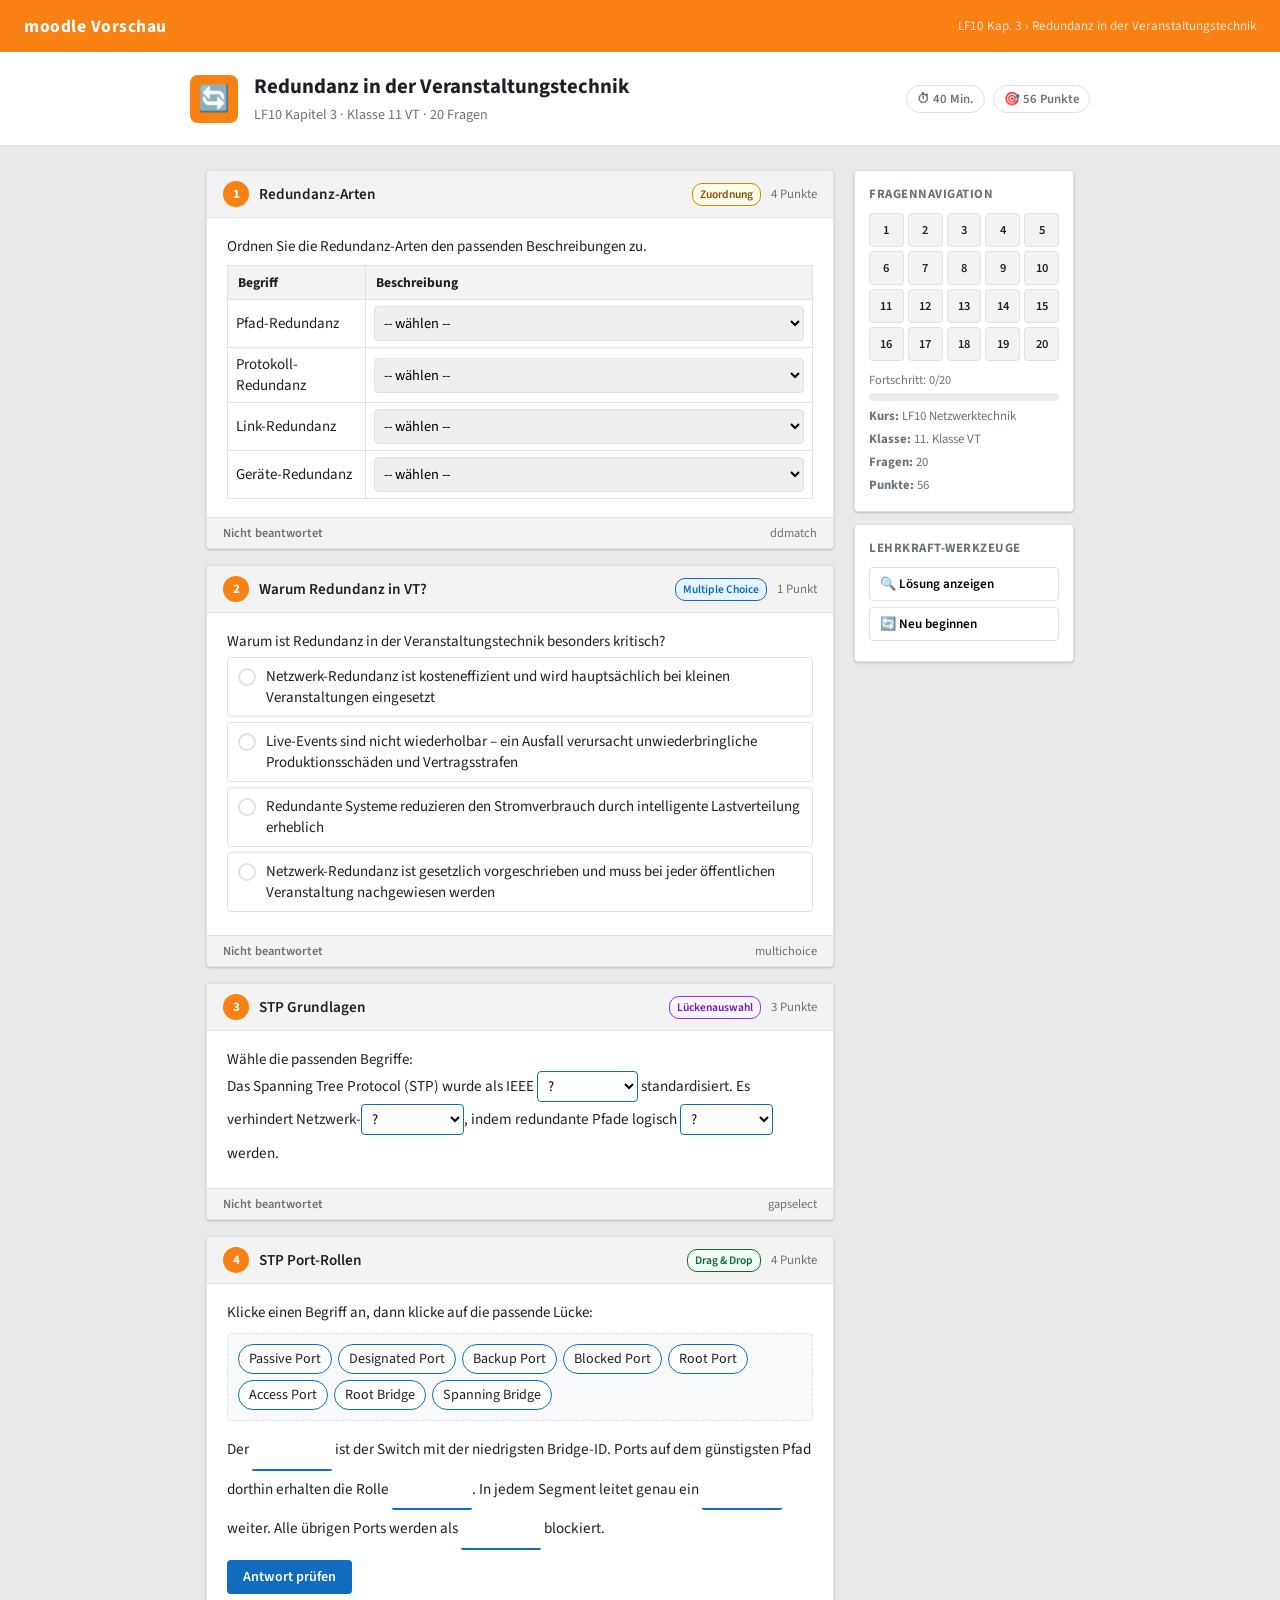
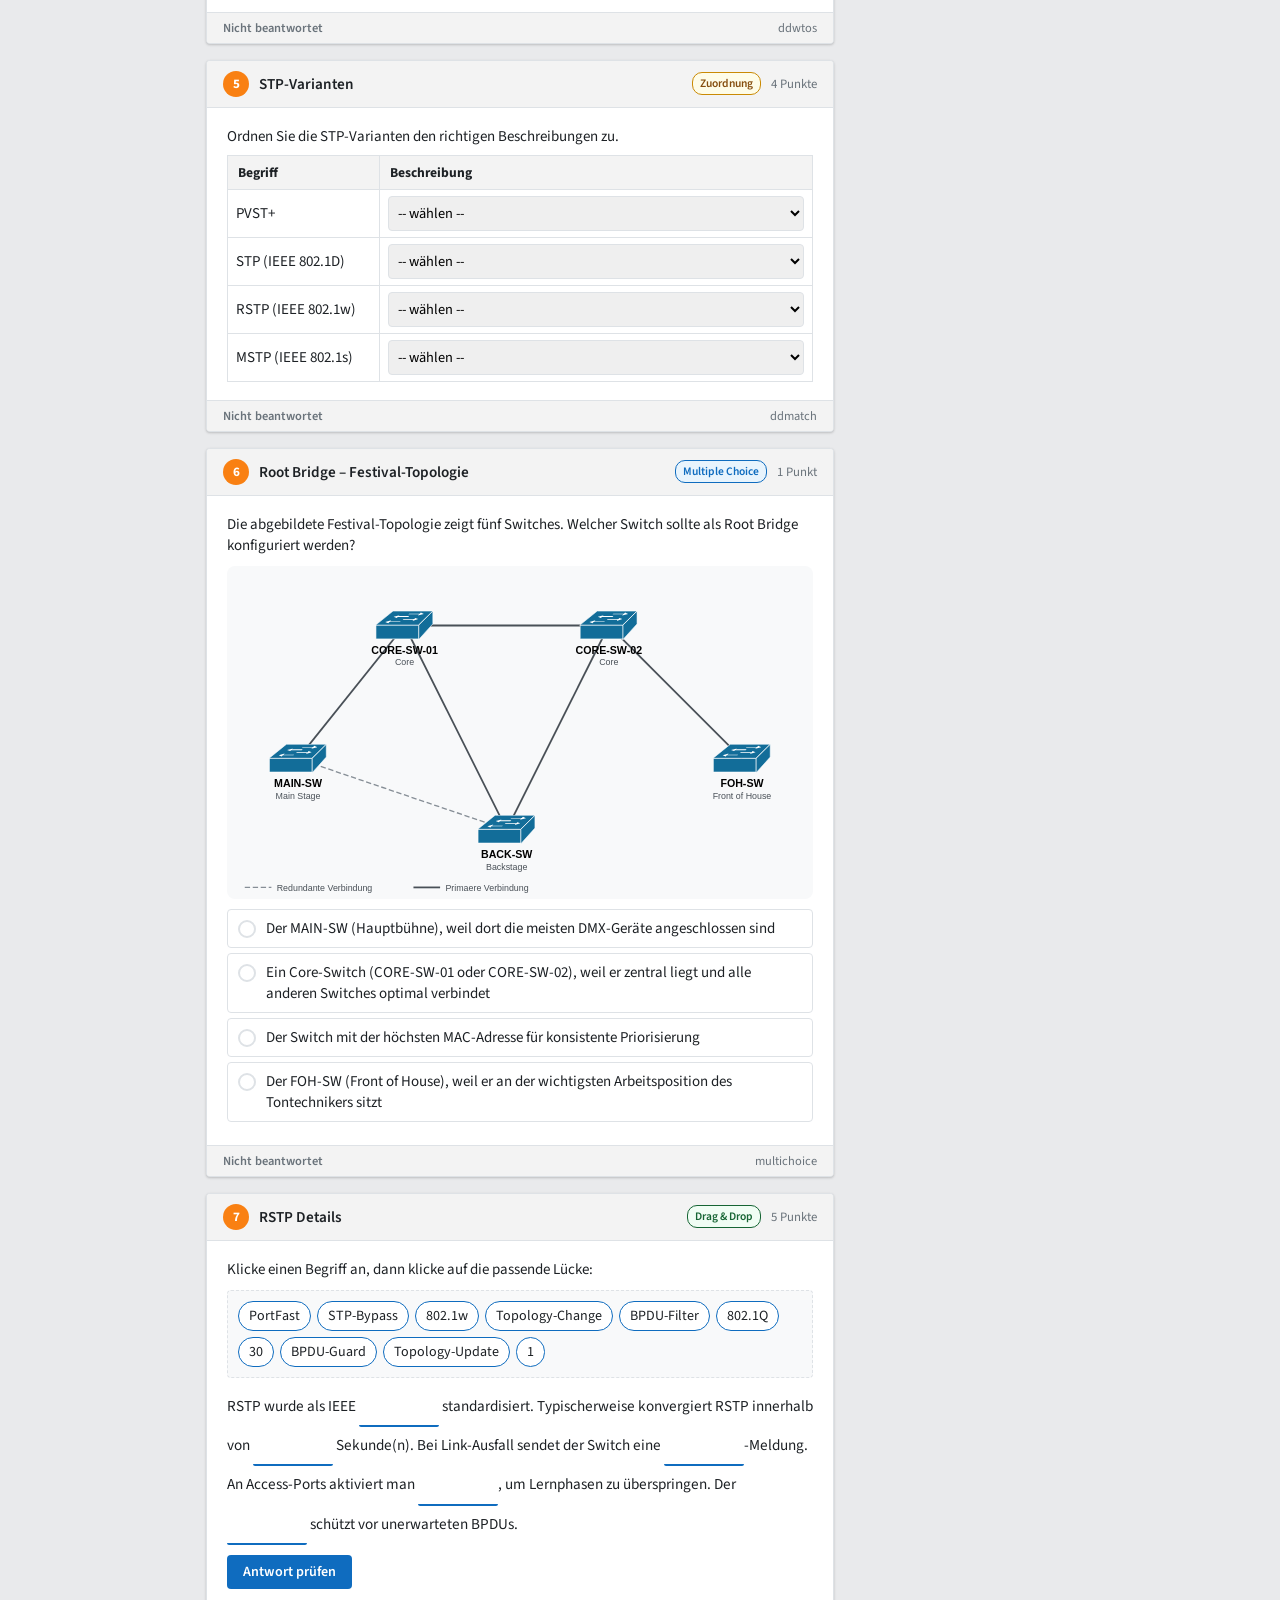
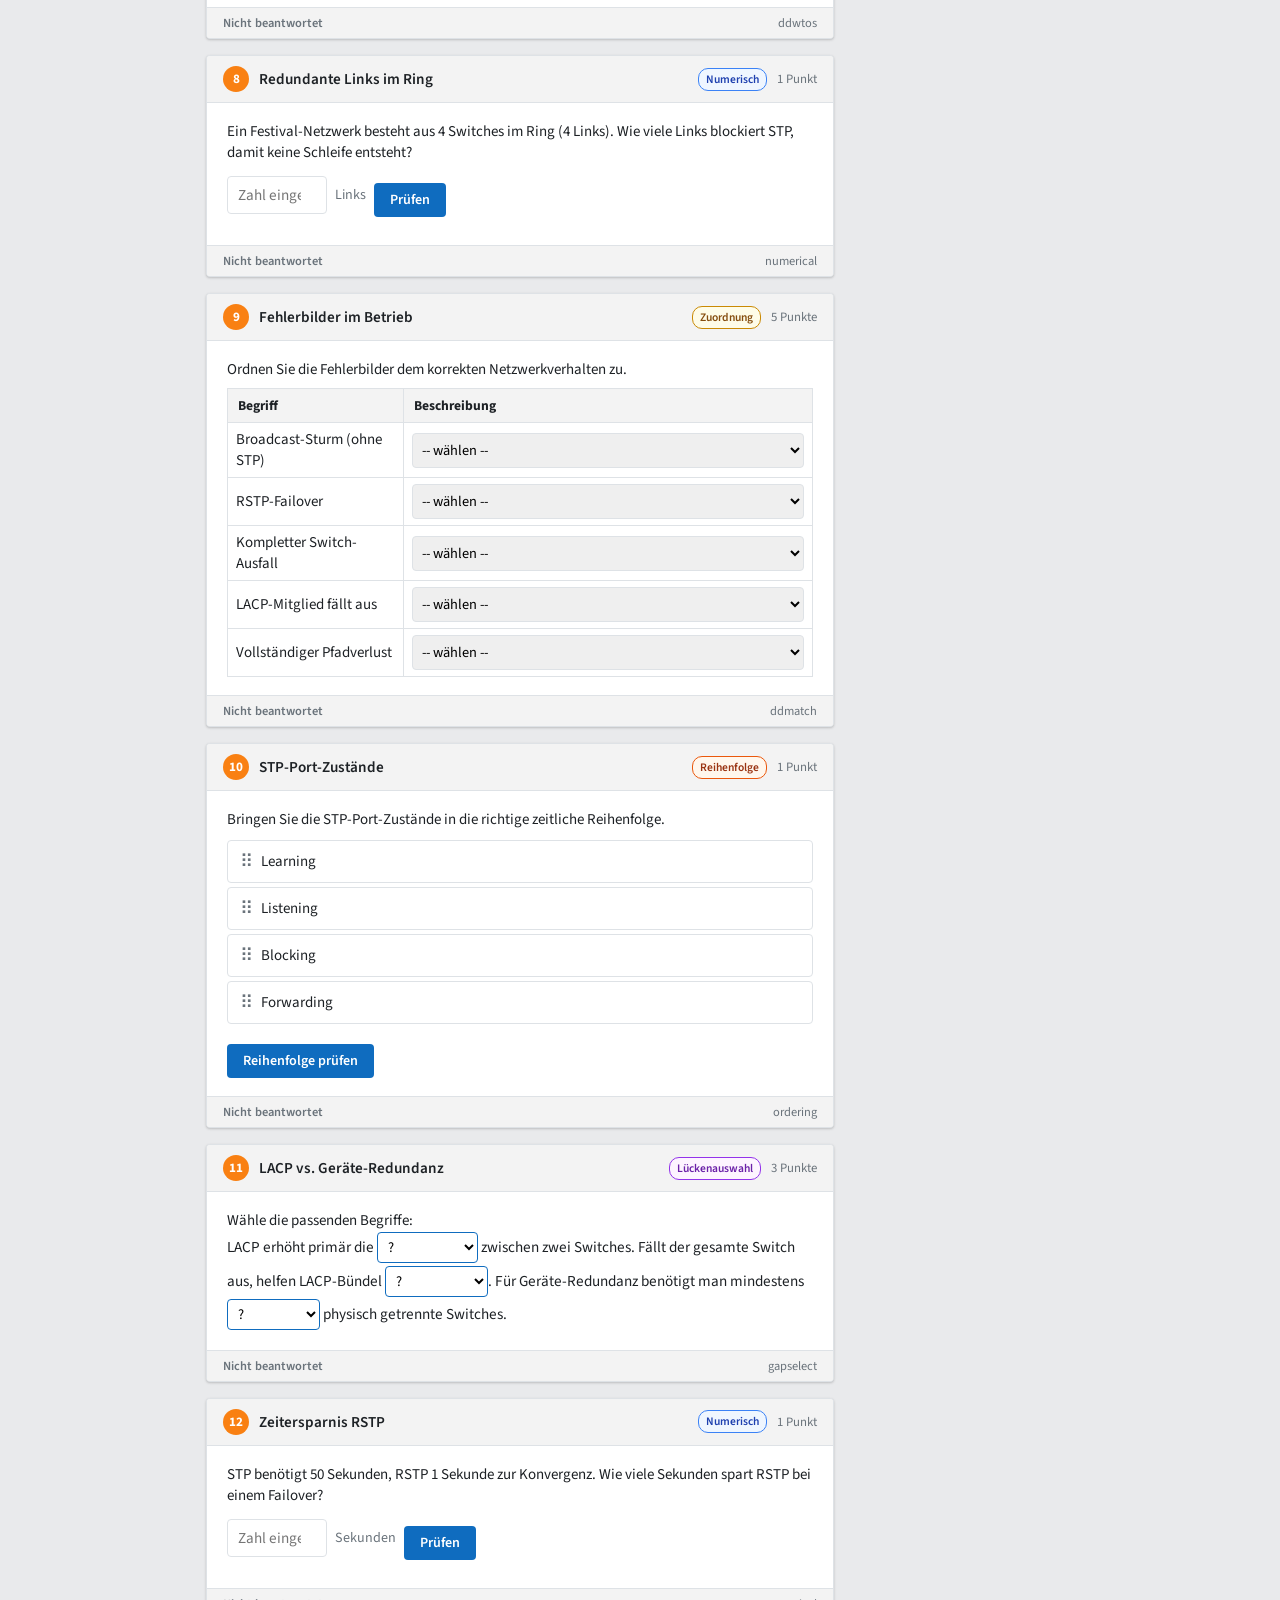
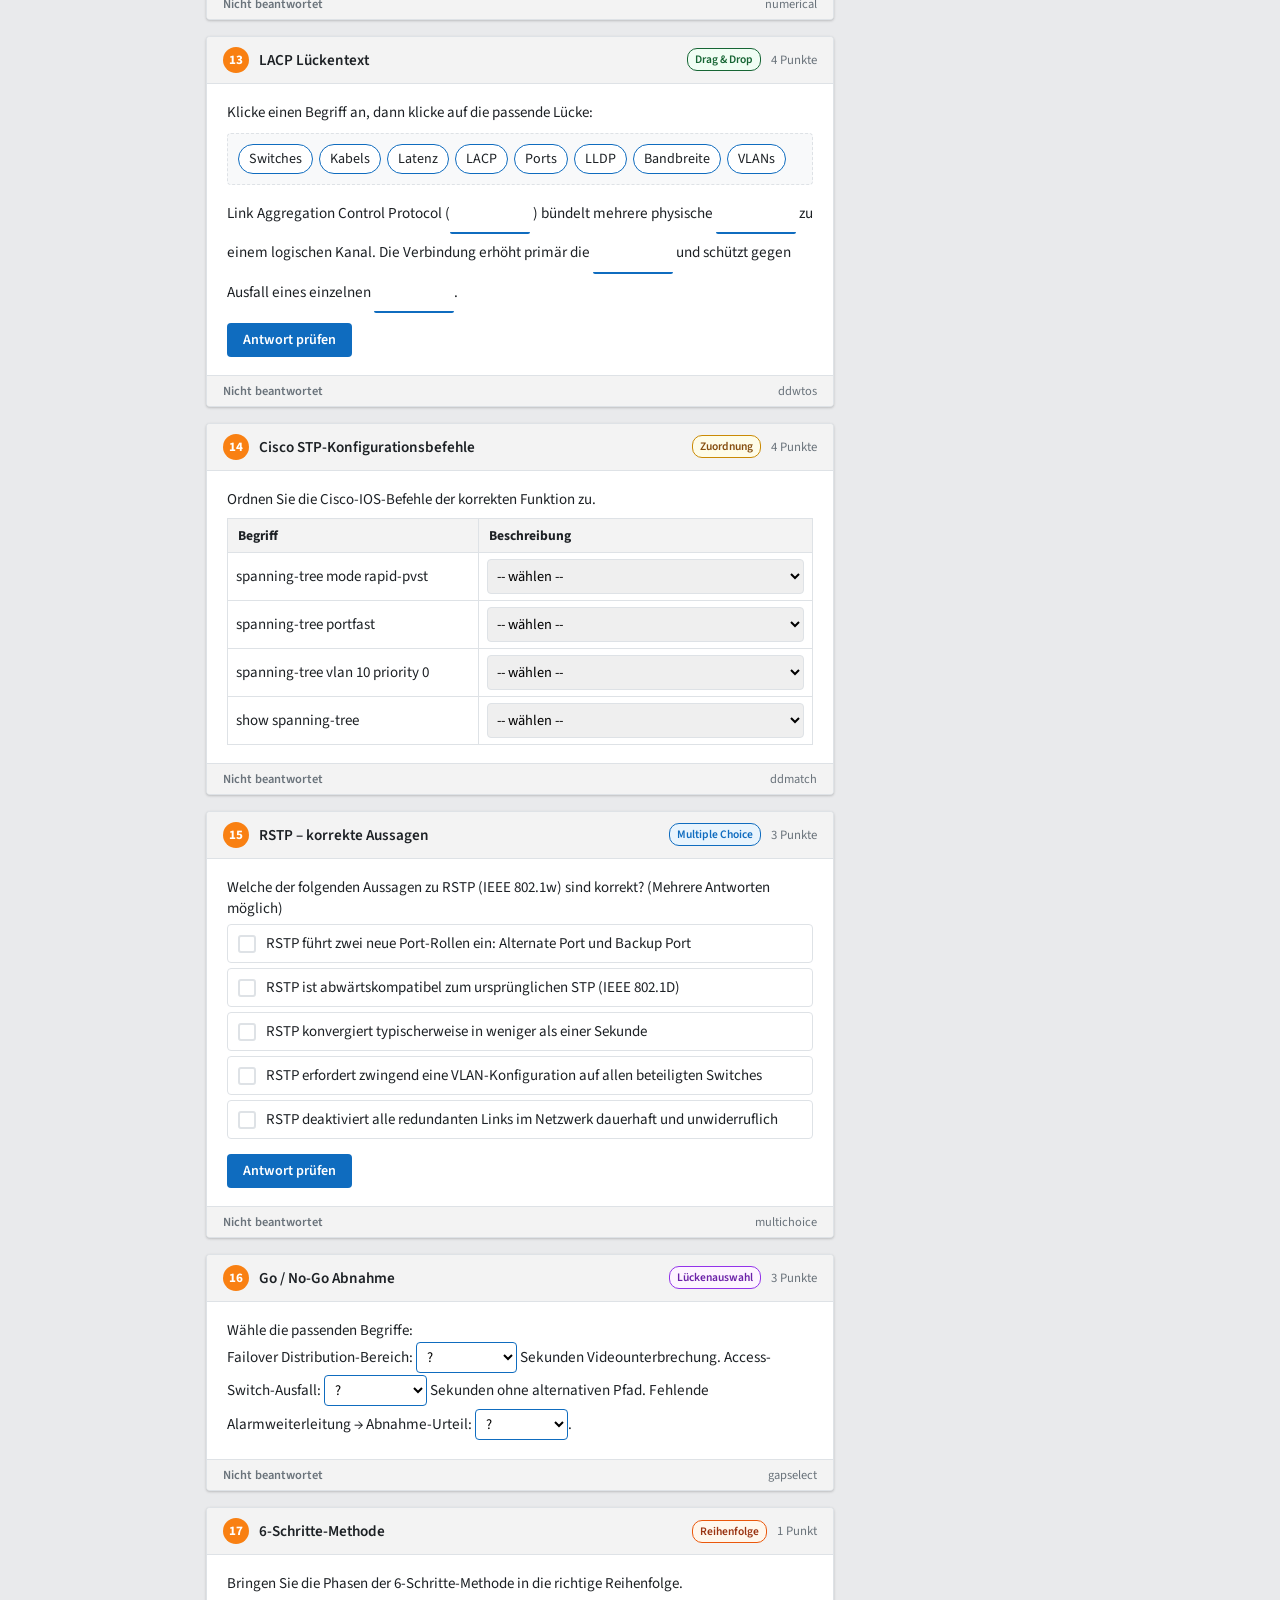
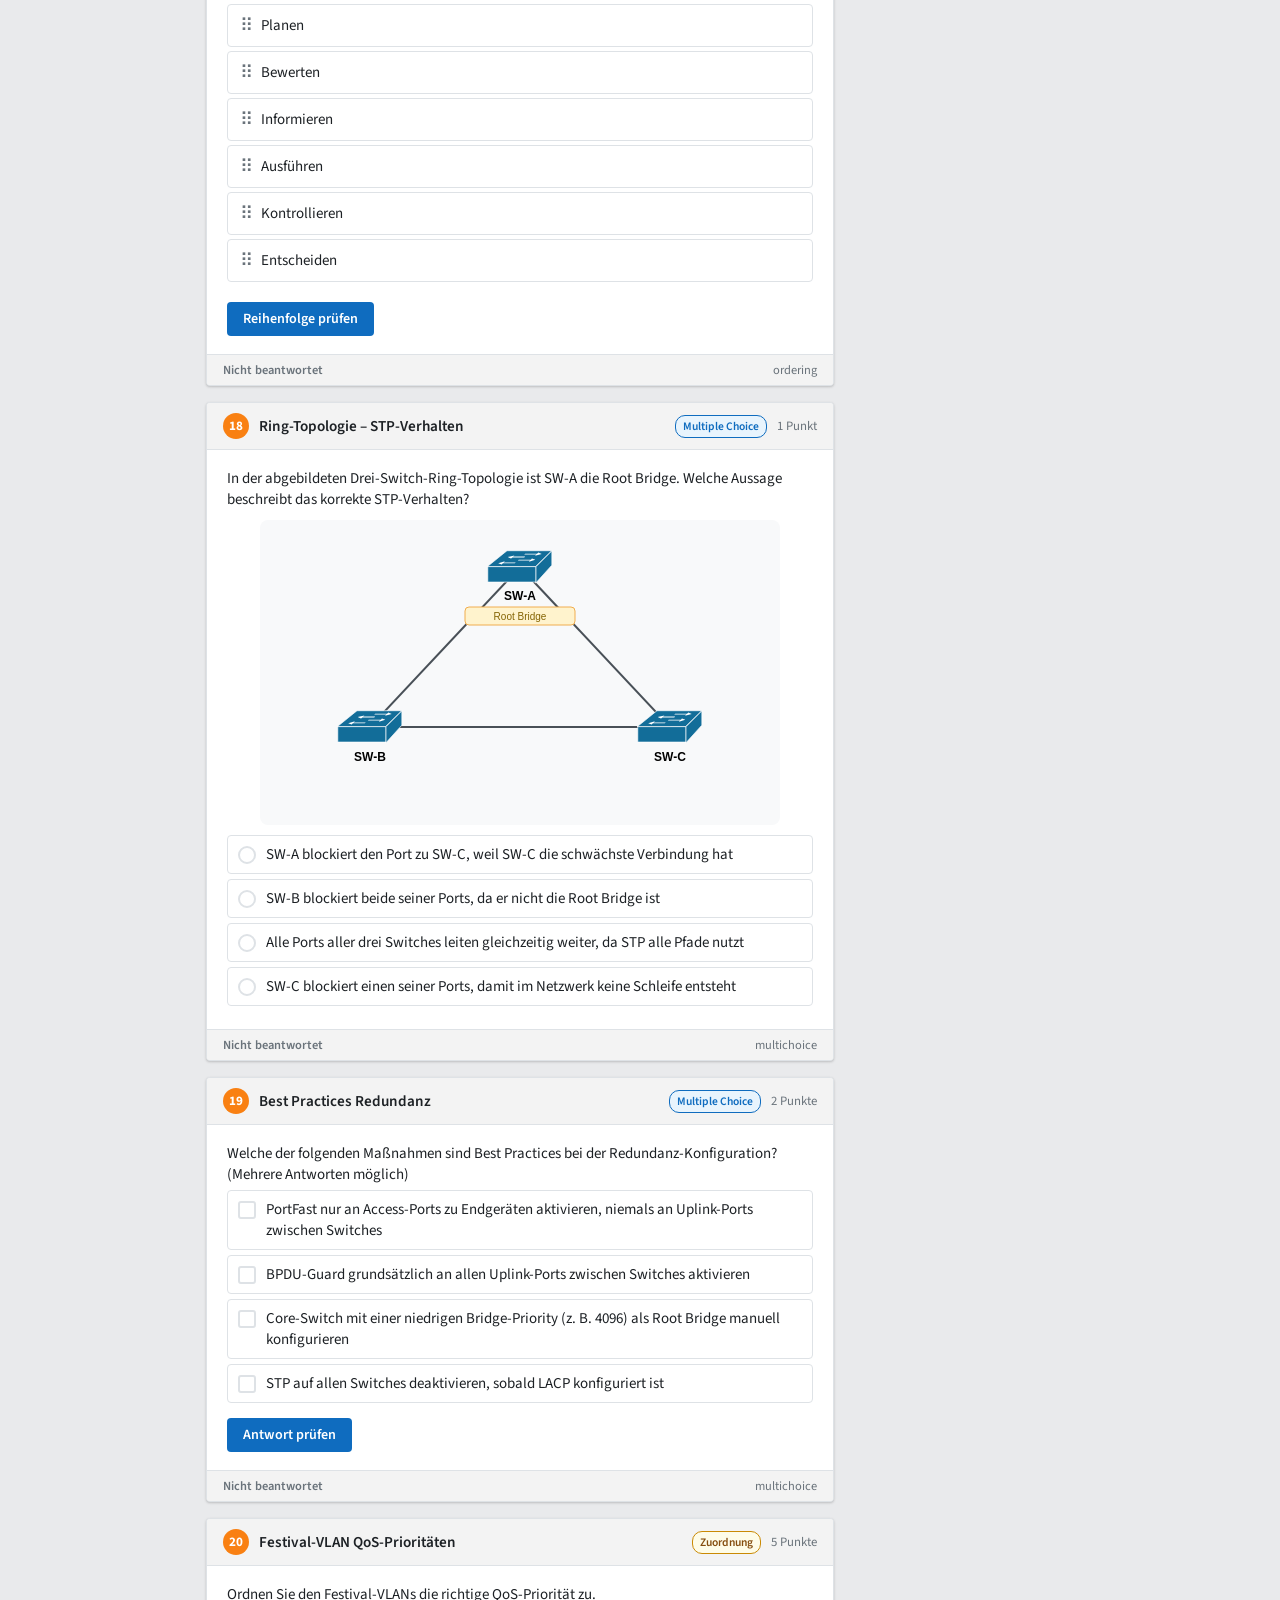
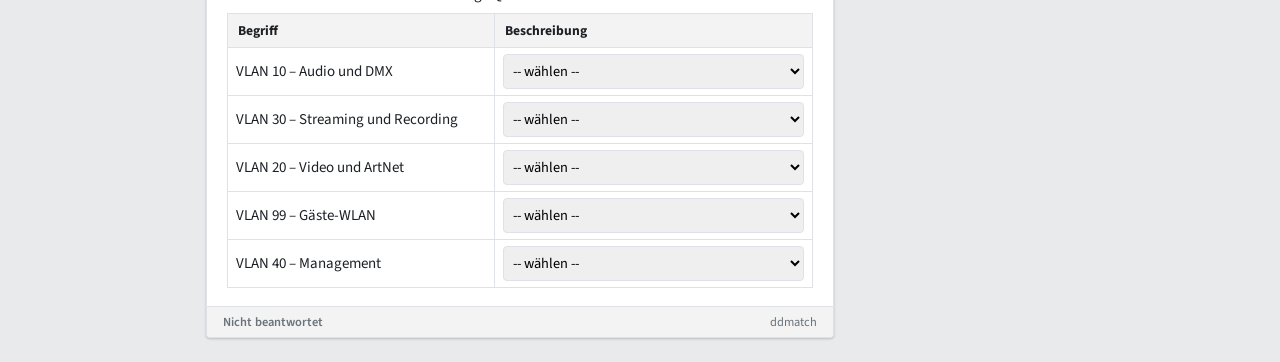
<file: res/quiz_redundanz_lf10_kap3_20260811.html>
﻿<!DOCTYPE html>
<html lang="de">
<head>
<meta charset="UTF-8">
<meta name="viewport" content="width=device-width, initial-scale=1.0">
<title>Moodle-Vorschau – LF10 Kap. 3 Redundanz</title>
<link rel="preconnect" href="https://fonts.googleapis.com">
<link href="https://fonts.googleapis.com/css2?family=Source+Sans+3:wght@400;600;700&family=Source+Code+Pro:wght@400;600&display=swap" rel="stylesheet">
<style>
:root{--moodle-orange:#f98012;--moodle-orange-dark:#d4600a;--moodle-blue:#0f6cbf;--moodle-blue-light:#e8f4fd;--moodle-green:#1d7a1d;--moodle-green-light:#d4edda;--moodle-red:#ca3120;--moodle-red-light:#fde8e6;--moodle-gray:#6a737b;--moodle-gray-light:#f3f3f3;--moodle-border:#dee2e6;--moodle-text:#1d2125;--moodle-white:#fff;--radius:4px;--shadow:0 1px 3px rgba(0,0,0,.12),0 1px 2px rgba(0,0,0,.08)}
*{box-sizing:border-box;margin:0;padding:0}
body{font-family:'Source Sans 3',sans-serif;font-size:15px;background:#e9eaec;color:var(--moodle-text)}
a{color:var(--moodle-blue)}
svg{max-width:100%;height:auto}
.site-header{background:var(--moodle-orange);height:52px;display:flex;align-items:center;padding:0 24px;justify-content:space-between;position:sticky;top:0;z-index:100}
.site-header .logo{color:#fff;font-weight:700;font-size:1.1rem;letter-spacing:.5px}
.site-header .breadcrumb{color:rgba(255,255,255,.8);font-size:.82rem}
.quiz-header{background:#fff;border-bottom:1px solid var(--moodle-border);padding:20px 24px}
.quiz-header-inner{max-width:900px;margin:0 auto;display:flex;align-items:center;gap:16px}
.quiz-icon{width:48px;height:48px;background:var(--moodle-orange);border-radius:8px;display:flex;align-items:center;justify-content:center;font-size:1.6rem;flex-shrink:0}
.quiz-meta h1{font-size:1.3rem;font-weight:700;margin-bottom:4px}
.quiz-meta p{color:var(--moodle-gray);font-size:.88rem}
.quiz-badges{margin-left:auto;display:flex;gap:8px;flex-wrap:wrap}
.quiz-badge{padding:4px 10px;border-radius:20px;font-size:.8rem;font-weight:600;border:1px solid var(--moodle-border);background:#fff;color:var(--moodle-gray)}
.main-wrap{max-width:900px;margin:24px auto;display:grid;grid-template-columns:1fr 220px;gap:20px;padding:0 16px}
.questions{display:flex;flex-direction:column;gap:16px}
.question-card{background:#fff;border:1px solid var(--moodle-border);border-radius:var(--radius);box-shadow:var(--shadow);overflow:hidden}
.question-header{background:var(--moodle-gray-light);border-bottom:1px solid var(--moodle-border);padding:10px 16px;display:flex;align-items:center;gap:10px;flex-wrap:wrap}
.q-num{background:var(--moodle-orange);color:#fff;font-weight:700;font-size:.82rem;border-radius:50%;width:26px;height:26px;display:inline-flex;align-items:center;justify-content:center;flex-shrink:0}
.q-title{font-weight:600;font-size:.95rem;flex:1}
.q-badge{font-size:.72rem;font-weight:600;padding:2px 7px;border-radius:10px;border:1px solid}
.type-mc{background:#e8f4fd;color:#0f6cbf;border-color:#0f6cbf}
.type-dnd{background:#f0fdf4;color:#166534;border-color:#166534}
.type-match{background:#fefce8;color:#854d0e;border-color:#ca8a04}
.type-cloze{background:#fdf4ff;color:#6b21a8;border-color:#9333ea}
.type-order{background:#fff7ed;color:#9a3412;border-color:#ea580c}
.type-num{background:#eff6ff;color:#1e40af;border-color:#3b82f6}
.q-pts{font-size:.8rem;color:var(--moodle-gray);white-space:nowrap;margin-left:auto}
.question-body{padding:18px 20px}
.question-footer{background:var(--moodle-gray-light);border-top:1px solid var(--moodle-border);padding:6px 16px;display:flex;justify-content:space-between;font-size:.78rem;color:var(--moodle-gray)}
.q-status{font-weight:600}
.q-status.answered{color:var(--moodle-green)}
.answer-option{display:flex;align-items:flex-start;gap:10px;padding:8px 10px;border:1px solid var(--moodle-border);border-radius:var(--radius);margin:5px 0;cursor:pointer;transition:background .15s}
.answer-option:hover{background:var(--moodle-blue-light)}
.answer-option.correct{background:var(--moodle-green-light);border-color:var(--moodle-green)}
.answer-option.incorrect{background:var(--moodle-red-light);border-color:var(--moodle-red)}
.answer-indicator{width:18px;height:18px;border:2px solid var(--moodle-border);flex-shrink:0;margin-top:2px;display:flex;align-items:center;justify-content:center;font-size:.75rem;transition:all .15s}
.answer-indicator.selected{background:var(--moodle-blue);border-color:var(--moodle-blue);color:#fff}
.answer-indicator.correct-ind{background:var(--moodle-green);border-color:var(--moodle-green);color:#fff}
.answer-indicator.wrong-ind{background:var(--moodle-red);border-color:var(--moodle-red);color:#fff}
.feedback-box{margin-top:12px;padding:10px 14px;border-radius:var(--radius);border-left:4px solid;font-size:.9rem;animation:fadeIn .2s ease}
@keyframes fadeIn{from{opacity:0;transform:translateY(-4px)}to{opacity:1;transform:translateY(0)}}
.feedback-box.correct{background:var(--moodle-green-light);border-color:var(--moodle-green)}
.feedback-box.incorrect{background:var(--moodle-red-light);border-color:var(--moodle-red)}
.feedback-box.info{background:var(--moodle-blue-light);border-color:var(--moodle-blue)}
.match-table{width:100%;border-collapse:collapse;margin-top:8px}
.match-table th{background:var(--moodle-gray-light);padding:7px 10px;text-align:left;font-size:.85rem;border:1px solid var(--moodle-border)}
.match-table td{padding:6px 8px;border:1px solid var(--moodle-border);vertical-align:middle}
.match-sel{width:100%;padding:5px;border:1px solid var(--moodle-border);border-radius:var(--radius);font-family:inherit;font-size:.9rem}
.match-sel.correct-select{border-color:var(--moodle-green);background:var(--moodle-green-light)}
.match-sel.wrong-select{border-color:var(--moodle-red);background:var(--moodle-red-light)}
.gap-text{line-height:2.2;font-size:.95rem}
.gap-sel{padding:3px 6px;border:1px solid var(--moodle-blue);border-radius:var(--radius);font-family:inherit;font-size:.9rem;background:#fff;cursor:pointer}
.gap-sel.correct-cloze{border-color:var(--moodle-green);background:var(--moodle-green-light)}
.gap-sel.wrong-cloze{border-color:var(--moodle-red);background:var(--moodle-red-light)}
.chip-pool{display:flex;flex-wrap:wrap;gap:6px;margin:10px 0;padding:10px;background:#f8f9fa;border-radius:var(--radius);border:1px dashed var(--moodle-border)}
.drag-chip{padding:4px 10px;background:#fff;border:1px solid var(--moodle-blue);border-radius:20px;cursor:pointer;font-size:.88rem;transition:all .15s;user-select:none}
.drag-chip:hover{background:var(--moodle-blue-light)}
.drag-chip.selected-chip{background:var(--moodle-blue);color:#fff}
.drag-chip.used{opacity:.4;pointer-events:none;background:#eee;border-color:#ccc}
.drop-slot{display:inline-block;min-width:80px;padding:2px 6px;border-bottom:2px solid var(--moodle-blue);cursor:pointer;color:var(--moodle-blue);font-style:italic;transition:all .15s;border-radius:2px}
.drop-slot:hover{background:var(--moodle-blue-light)}
.drop-slot.filled{color:var(--moodle-text);font-style:normal;border-bottom-color:var(--moodle-gray)}
.drop-slot.correct-slot{border-bottom-color:var(--moodle-green);color:var(--moodle-green);font-weight:600}
.drop-slot.wrong-slot{border-bottom-color:var(--moodle-red);color:var(--moodle-red)}
.order-list{list-style:none;margin:10px 0;padding:0}
.order-item{padding:8px 12px;margin:4px 0;background:#fff;border:1px solid var(--moodle-border);border-radius:var(--radius);cursor:grab;user-select:none;display:flex;align-items:center;gap:8px;transition:background .15s}
.order-item::before{content:'⠿';color:var(--moodle-gray);font-size:1.1rem}
.order-item:hover{background:var(--moodle-blue-light)}
.order-item.correct-order{background:var(--moodle-green-light);border-color:var(--moodle-green)}
.order-item.wrong-order{background:var(--moodle-red-light);border-color:var(--moodle-red)}
.num-wrap{display:flex;align-items:center;gap:8px;margin:10px 0}
.num-input{width:100px;padding:7px 10px;border:1px solid var(--moodle-border);border-radius:var(--radius);font-family:inherit;font-size:.95rem}
.num-unit{color:var(--moodle-gray);font-size:.88rem}
.check-btn{margin-top:10px;padding:7px 16px;background:var(--moodle-blue);color:#fff;border:none;border-radius:var(--radius);cursor:pointer;font-family:inherit;font-size:.88rem;font-weight:600;transition:background .15s}
.check-btn:hover{background:var(--moodle-orange-dark)}
.sidebar{position:sticky;top:72px;align-self:start;display:flex;flex-direction:column;gap:12px}
.sidebar-card{background:#fff;border:1px solid var(--moodle-border);border-radius:var(--radius);box-shadow:var(--shadow);padding:14px}
.sidebar-card h3{font-size:.8rem;font-weight:700;text-transform:uppercase;color:var(--moodle-gray);letter-spacing:.5px;margin-bottom:10px}
.q-nav{display:grid;grid-template-columns:repeat(5,1fr);gap:4px;margin-bottom:10px}
.q-nav-btn{background:var(--moodle-gray-light);border:1px solid var(--moodle-border);border-radius:var(--radius);height:34px;display:flex;align-items:center;justify-content:center;font-size:.78rem;cursor:pointer;transition:all .15s;font-weight:600}
.q-nav-btn:hover{background:var(--moodle-blue-light);border-color:var(--moodle-blue);color:var(--moodle-blue)}
.q-nav-btn.done{background:var(--moodle-orange);color:#fff;border-color:var(--moodle-orange)}
.course-info{font-size:.8rem;color:var(--moodle-gray);margin-top:4px;line-height:1.8}
.progress-label{font-size:.78rem;color:var(--moodle-gray);margin-bottom:4px}
.progress-bar{height:8px;background:#e9ecef;border-radius:4px;overflow:hidden}
.progress-fill{height:100%;background:var(--moodle-orange);border-radius:4px;width:0%;transition:width .3s}
.tool-btn{width:100%;padding:7px 10px;margin-bottom:6px;border-radius:var(--radius);border:1px solid var(--moodle-border);background:#fff;cursor:pointer;font-family:inherit;font-size:.82rem;font-weight:600;text-align:left;transition:all .15s}
.tool-btn:hover{background:var(--moodle-gray-light)}
.tool-btn.active{background:var(--moodle-green-light);border-color:var(--moodle-green);color:var(--moodle-green)}
@media(max-width:700px){.main-wrap{grid-template-columns:1fr}.sidebar{position:static}.quiz-badges{display:none}}
</style>
</head>
<body>
<header class="site-header">
  <div class="logo">moodle Vorschau</div>
  <div class="breadcrumb">LF10 Kap. 3 &rsaquo; Redundanz in der Veranstaltungstechnik</div>
</header>
<div class="quiz-header">
  <div class="quiz-header-inner">
    <div class="quiz-icon">🔄</div>
    <div class="quiz-meta">
      <h1>Redundanz in der Veranstaltungstechnik</h1>
      <p>LF10 Kapitel 3 &middot; Klasse 11 VT &middot; 20 Fragen</p>
    </div>
    <div class="quiz-badges">
      <span class="quiz-badge">⏱ 40 Min.</span>
      <span class="quiz-badge">🎯 56 Punkte</span>
    </div>
  </div>
</div>
<div class="main-wrap">
  <div class="questions">
    <div class="question-card" id="qcard1">
  <div class="question-header">
    <span class="q-num">1</span>
    <span class="q-title">Redundanz-Arten</span>
    <span class="q-badge type-match">Zuordnung</span>
    <span class="q-pts">4 Punkte</span>
  </div>
  <div class="question-body"><p>Ordnen Sie die Redundanz-Arten den passenden Beschreibungen zu.</p><div class="match-wrap"><table class="match-table"><thead><tr><th>Begriff</th><th>Beschreibung</th></tr></thead><tbody><tr><td>Pfad-Redundanz</td><td><select class="match-sel" data-correct="Zwei physisch getrennte Kabelrouten verbinden Punkt A mit Punkt B" onchange="checkMatch(this,1)"><option value="">-- wählen --</option><option value="STP/RSTP schalten bei Ausfall automatisch auf den alternativen Pfad um">STP/RSTP schalten bei Ausfall automatisch auf den alternativen Pfad um</option><option value="Zweiter Switch steht als Hot-Standby bereit und &#252;bernimmt bei Ausfall sofort">Zweiter Switch steht als Hot-Standby bereit und &#252;bernimmt bei Ausfall sofort</option><option value="Zwei physisch getrennte Kabelrouten verbinden Punkt A mit Punkt B">Zwei physisch getrennte Kabelrouten verbinden Punkt A mit Punkt B</option><option value="Mehrere Ports werden per LACP zu einem logischen Kanal geb&#252;ndelt">Mehrere Ports werden per LACP zu einem logischen Kanal geb&#252;ndelt</option></select></td></tr><tr><td>Protokoll-Redundanz</td><td><select class="match-sel" data-correct="STP/RSTP schalten bei Ausfall automatisch auf den alternativen Pfad um" onchange="checkMatch(this,1)"><option value="">-- wählen --</option><option value="STP/RSTP schalten bei Ausfall automatisch auf den alternativen Pfad um">STP/RSTP schalten bei Ausfall automatisch auf den alternativen Pfad um</option><option value="Zweiter Switch steht als Hot-Standby bereit und &#252;bernimmt bei Ausfall sofort">Zweiter Switch steht als Hot-Standby bereit und &#252;bernimmt bei Ausfall sofort</option><option value="Zwei physisch getrennte Kabelrouten verbinden Punkt A mit Punkt B">Zwei physisch getrennte Kabelrouten verbinden Punkt A mit Punkt B</option><option value="Mehrere Ports werden per LACP zu einem logischen Kanal geb&#252;ndelt">Mehrere Ports werden per LACP zu einem logischen Kanal geb&#252;ndelt</option></select></td></tr><tr><td>Link-Redundanz</td><td><select class="match-sel" data-correct="Mehrere Ports werden per LACP zu einem logischen Kanal geb&#252;ndelt" onchange="checkMatch(this,1)"><option value="">-- wählen --</option><option value="STP/RSTP schalten bei Ausfall automatisch auf den alternativen Pfad um">STP/RSTP schalten bei Ausfall automatisch auf den alternativen Pfad um</option><option value="Zweiter Switch steht als Hot-Standby bereit und &#252;bernimmt bei Ausfall sofort">Zweiter Switch steht als Hot-Standby bereit und &#252;bernimmt bei Ausfall sofort</option><option value="Zwei physisch getrennte Kabelrouten verbinden Punkt A mit Punkt B">Zwei physisch getrennte Kabelrouten verbinden Punkt A mit Punkt B</option><option value="Mehrere Ports werden per LACP zu einem logischen Kanal geb&#252;ndelt">Mehrere Ports werden per LACP zu einem logischen Kanal geb&#252;ndelt</option></select></td></tr><tr><td>Ger&#228;te-Redundanz</td><td><select class="match-sel" data-correct="Zweiter Switch steht als Hot-Standby bereit und &#252;bernimmt bei Ausfall sofort" onchange="checkMatch(this,1)"><option value="">-- wählen --</option><option value="STP/RSTP schalten bei Ausfall automatisch auf den alternativen Pfad um">STP/RSTP schalten bei Ausfall automatisch auf den alternativen Pfad um</option><option value="Zweiter Switch steht als Hot-Standby bereit und &#252;bernimmt bei Ausfall sofort">Zweiter Switch steht als Hot-Standby bereit und &#252;bernimmt bei Ausfall sofort</option><option value="Zwei physisch getrennte Kabelrouten verbinden Punkt A mit Punkt B">Zwei physisch getrennte Kabelrouten verbinden Punkt A mit Punkt B</option><option value="Mehrere Ports werden per LACP zu einem logischen Kanal geb&#252;ndelt">Mehrere Ports werden per LACP zu einem logischen Kanal geb&#252;ndelt</option></select></td></tr></tbody></table></div><div id="fb1" class="feedback-box" style="display:none"></div></div>
  <div class="question-footer">
    <span id="status1" class="q-status">Nicht beantwortet</span>
    <span class="q-type-label">ddmatch</span>
  </div>
</div><div class="question-card" id="qcard2">
  <div class="question-header">
    <span class="q-num">2</span>
    <span class="q-title">Warum Redundanz in VT?</span>
    <span class="q-badge type-mc">Multiple Choice</span>
    <span class="q-pts">1 Punkt</span>
  </div>
  <div class="question-body"><p>Warum ist Redundanz in der Veranstaltungstechnik besonders kritisch?</p><div class="answer-option" onclick="checkMC(this,2,True)"><div class="answer-indicator" style="border-radius:50%" data-correct="false"></div><span>Netzwerk-Redundanz ist kosteneffizient und wird haupts&#228;chlich bei kleinen Veranstaltungen eingesetzt</span></div><div class="answer-option" onclick="checkMC(this,2,True)"><div class="answer-indicator" style="border-radius:50%" data-correct="true"></div><span>Live-Events sind nicht wiederholbar – ein Ausfall verursacht unwiederbringliche Produktionssch&#228;den und Vertragsstrafen</span></div><div class="answer-option" onclick="checkMC(this,2,True)"><div class="answer-indicator" style="border-radius:50%" data-correct="false"></div><span>Redundante Systeme reduzieren den Stromverbrauch durch intelligente Lastverteilung erheblich</span></div><div class="answer-option" onclick="checkMC(this,2,True)"><div class="answer-indicator" style="border-radius:50%" data-correct="false"></div><span>Netzwerk-Redundanz ist gesetzlich vorgeschrieben und muss bei jeder &#246;ffentlichen Veranstaltung nachgewiesen werden</span></div><div id="fb2" class="feedback-box" style="display:none"></div></div>
  <div class="question-footer">
    <span id="status2" class="q-status">Nicht beantwortet</span>
    <span class="q-type-label">multichoice</span>
  </div>
</div><div class="question-card" id="qcard3">
  <div class="question-header">
    <span class="q-num">3</span>
    <span class="q-title">STP Grundlagen</span>
    <span class="q-badge type-cloze">Lückenauswahl</span>
    <span class="q-pts">3 Punkte</span>
  </div>
  <div class="question-body"><p>Wähle die passenden Begriffe:</p><p class="gap-text">Das Spanning Tree Protocol (STP) wurde als IEEE <select class="gap-sel" data-correct="802.1D" onchange="checkGap(this,3)"><option value="">?</option><option value="Bandbreite">Bandbreite</option><option value="802.1w">802.1w</option><option value="802.3ad">802.3ad</option><option value="802.1Q">802.1Q</option><option value="2,1">2,1</option><option value="802.1D">802.1D</option></select> standardisiert. Es verhindert Netzwerk-<select class="gap-sel" data-correct="Schleifen" onchange="checkGap(this,3)"><option value="">?</option><option value="Ausf&#228;lle">Ausf&#228;lle</option><option value="18">18</option><option value="St&#252;rme">St&#252;rme</option><option value="Schleifen">Schleifen</option><option value="vollst&#228;ndig">vollst&#228;ndig</option><option value="Kollisionen">Kollisionen</option></select>, indem redundante Pfade logisch <select class="gap-sel" data-correct="blockiert" onchange="checkGap(this,3)"><option value="">?</option><option value="aktiviert">aktiviert</option><option value="No-Go">No-Go</option><option value="dupliziert">dupliziert</option><option value="immer">immer</option><option value="getrennt">getrennt</option><option value="Go">Go</option><option value="blockiert">blockiert</option></select> werden.</p><div id="fb3" class="feedback-box" style="display:none"></div></div>
  <div class="question-footer">
    <span id="status3" class="q-status">Nicht beantwortet</span>
    <span class="q-type-label">gapselect</span>
  </div>
</div><div class="question-card" id="qcard4">
  <div class="question-header">
    <span class="q-num">4</span>
    <span class="q-title">STP Port-Rollen</span>
    <span class="q-badge type-dnd">Drag &amp; Drop</span>
    <span class="q-pts">4 Punkte</span>
  </div>
  <div class="question-body"><p>Klicke einen Begriff an, dann klicke auf die passende Lücke:</p><div id="pool4" class="chip-pool"><span class="drag-chip" onclick="selectChip(this,4)">Passive Port</span><span class="drag-chip" onclick="selectChip(this,4)">Designated Port</span><span class="drag-chip" onclick="selectChip(this,4)">Backup Port</span><span class="drag-chip" onclick="selectChip(this,4)">Blocked Port</span><span class="drag-chip" onclick="selectChip(this,4)">Root Port</span><span class="drag-chip" onclick="selectChip(this,4)">Access Port</span><span class="drag-chip" onclick="selectChip(this,4)">Root Bridge</span><span class="drag-chip" onclick="selectChip(this,4)">Spanning Bridge</span></div><p class="gap-text">Der <span class="drop-slot" data-correct="Root Bridge" onclick="fillSlot(this,4)" data-qnr="4">&nbsp;&nbsp;&nbsp;&nbsp;&nbsp;&nbsp;</span> ist der Switch mit der niedrigsten Bridge-ID. Ports auf dem g&#252;nstigsten Pfad dorthin erhalten die Rolle <span class="drop-slot" data-correct="Root Port" onclick="fillSlot(this,4)" data-qnr="4">&nbsp;&nbsp;&nbsp;&nbsp;&nbsp;&nbsp;</span>. In jedem Segment leitet genau ein <span class="drop-slot" data-correct="Designated Port" onclick="fillSlot(this,4)" data-qnr="4">&nbsp;&nbsp;&nbsp;&nbsp;&nbsp;&nbsp;</span> weiter. Alle &#252;brigen Ports werden als <span class="drop-slot" data-correct="Blocked Port" onclick="fillSlot(this,4)" data-qnr="4">&nbsp;&nbsp;&nbsp;&nbsp;&nbsp;&nbsp;</span> blockiert.</p><button class="check-btn" onclick="checkDnD(4)">Antwort prüfen</button><div id="fb4" class="feedback-box" style="display:none"></div></div>
  <div class="question-footer">
    <span id="status4" class="q-status">Nicht beantwortet</span>
    <span class="q-type-label">ddwtos</span>
  </div>
</div><div class="question-card" id="qcard5">
  <div class="question-header">
    <span class="q-num">5</span>
    <span class="q-title">STP-Varianten</span>
    <span class="q-badge type-match">Zuordnung</span>
    <span class="q-pts">4 Punkte</span>
  </div>
  <div class="question-body"><p>Ordnen Sie die STP-Varianten den richtigen Beschreibungen zu.</p><div class="match-wrap"><table class="match-table"><thead><tr><th>Begriff</th><th>Beschreibung</th></tr></thead><tbody><tr><td>PVST+</td><td><select class="match-sel" data-correct="Cisco-propriet&#228;r, ein STP-Prozess pro VLAN" onchange="checkMatch(this,5)"><option value="">-- wählen --</option><option value="Multiple Spanning Trees f&#252;r verschiedene VLAN-Gruppen">Multiple Spanning Trees f&#252;r verschiedene VLAN-Gruppen</option><option value="Originalstandard, Konvergenz bis zu 50 Sekunden">Originalstandard, Konvergenz bis zu 50 Sekunden</option><option value="Cisco-propriet&#228;r, ein STP-Prozess pro VLAN">Cisco-propriet&#228;r, ein STP-Prozess pro VLAN</option><option value="Rapid STP, Konvergenz typischerweise unter 1 Sekunde">Rapid STP, Konvergenz typischerweise unter 1 Sekunde</option></select></td></tr><tr><td>STP (IEEE 802.1D)</td><td><select class="match-sel" data-correct="Originalstandard, Konvergenz bis zu 50 Sekunden" onchange="checkMatch(this,5)"><option value="">-- wählen --</option><option value="Multiple Spanning Trees f&#252;r verschiedene VLAN-Gruppen">Multiple Spanning Trees f&#252;r verschiedene VLAN-Gruppen</option><option value="Originalstandard, Konvergenz bis zu 50 Sekunden">Originalstandard, Konvergenz bis zu 50 Sekunden</option><option value="Cisco-propriet&#228;r, ein STP-Prozess pro VLAN">Cisco-propriet&#228;r, ein STP-Prozess pro VLAN</option><option value="Rapid STP, Konvergenz typischerweise unter 1 Sekunde">Rapid STP, Konvergenz typischerweise unter 1 Sekunde</option></select></td></tr><tr><td>RSTP (IEEE 802.1w)</td><td><select class="match-sel" data-correct="Rapid STP, Konvergenz typischerweise unter 1 Sekunde" onchange="checkMatch(this,5)"><option value="">-- wählen --</option><option value="Multiple Spanning Trees f&#252;r verschiedene VLAN-Gruppen">Multiple Spanning Trees f&#252;r verschiedene VLAN-Gruppen</option><option value="Originalstandard, Konvergenz bis zu 50 Sekunden">Originalstandard, Konvergenz bis zu 50 Sekunden</option><option value="Cisco-propriet&#228;r, ein STP-Prozess pro VLAN">Cisco-propriet&#228;r, ein STP-Prozess pro VLAN</option><option value="Rapid STP, Konvergenz typischerweise unter 1 Sekunde">Rapid STP, Konvergenz typischerweise unter 1 Sekunde</option></select></td></tr><tr><td>MSTP (IEEE 802.1s)</td><td><select class="match-sel" data-correct="Multiple Spanning Trees f&#252;r verschiedene VLAN-Gruppen" onchange="checkMatch(this,5)"><option value="">-- wählen --</option><option value="Multiple Spanning Trees f&#252;r verschiedene VLAN-Gruppen">Multiple Spanning Trees f&#252;r verschiedene VLAN-Gruppen</option><option value="Originalstandard, Konvergenz bis zu 50 Sekunden">Originalstandard, Konvergenz bis zu 50 Sekunden</option><option value="Cisco-propriet&#228;r, ein STP-Prozess pro VLAN">Cisco-propriet&#228;r, ein STP-Prozess pro VLAN</option><option value="Rapid STP, Konvergenz typischerweise unter 1 Sekunde">Rapid STP, Konvergenz typischerweise unter 1 Sekunde</option></select></td></tr></tbody></table></div><div id="fb5" class="feedback-box" style="display:none"></div></div>
  <div class="question-footer">
    <span id="status5" class="q-status">Nicht beantwortet</span>
    <span class="q-type-label">ddmatch</span>
  </div>
</div><div class="question-card" id="qcard6">
  <div class="question-header">
    <span class="q-num">6</span>
    <span class="q-title">Root Bridge – Festival-Topologie</span>
    <span class="q-badge type-mc">Multiple Choice</span>
    <span class="q-pts">1 Punkt</span>
  </div>
  <div class="question-body"><p>Die abgebildete Festival-Topologie zeigt f&#252;nf Switches. Welcher Switch sollte als Root Bridge konfiguriert werden?</p><svg xmlns="http://www.w3.org/2000/svg" width="660" height="375" viewBox="0 0 660 375" style="font-family:Arial,sans-serif;font-size:12px;display:block;margin:10px auto;background:#f8f9fa;border-radius:8px;">
  <line x1="200" y1="67" x2="430" y2="67" stroke="#495057" stroke-width="2"/>
  <line x1="200" y1="67" x2="80" y2="217" stroke="#495057" stroke-width="2"/>
  <line x1="200" y1="67" x2="315" y2="297" stroke="#495057" stroke-width="2"/>
  <line x1="430" y1="67" x2="580" y2="217" stroke="#495057" stroke-width="2"/>
  <line x1="430" y1="67" x2="315" y2="297" stroke="#495057" stroke-width="2"/>
  <line x1="80" y1="217" x2="315" y2="297" stroke="#868e96" stroke-width="1.5" stroke-dasharray="6,3"/>
  <image href="[data-uri]" x="167" y="50" width="66" height="34"/>
  <text x="200" y="99" text-anchor="middle" font-size="12" font-weight="bold">CORE-SW-01</text>
  <text x="200" y="112" text-anchor="middle" font-size="10" fill="#495057">Core</text>
  <image href="[data-uri]" x="397" y="50" width="66" height="34"/>
  <text x="430" y="99" text-anchor="middle" font-size="12" font-weight="bold">CORE-SW-02</text>
  <text x="430" y="112" text-anchor="middle" font-size="10" fill="#495057">Core</text>
  <image href="[data-uri]" x="47" y="200" width="66" height="34"/>
  <text x="80" y="249" text-anchor="middle" font-size="12" font-weight="bold">MAIN-SW</text>
  <text x="80" y="262" text-anchor="middle" font-size="10" fill="#495057">Main Stage</text>
  <image href="[data-uri]" x="547" y="200" width="66" height="34"/>
  <text x="580" y="249" text-anchor="middle" font-size="12" font-weight="bold">FOH-SW</text>
  <text x="580" y="262" text-anchor="middle" font-size="10" fill="#495057">Front of House</text>
  <image href="[data-uri]" x="282" y="280" width="66" height="34"/>
  <text x="315" y="329" text-anchor="middle" font-size="12" font-weight="bold">BACK-SW</text>
  <text x="315" y="342" text-anchor="middle" font-size="10" fill="#495057">Backstage</text>
  <line x1="20" y1="362" x2="50" y2="362" stroke="#868e96" stroke-width="1.5" stroke-dasharray="6,3"/>
  <text x="56" y="366" font-size="10" fill="#495057">Redundante Verbindung</text>
  <line x1="210" y1="362" x2="240" y2="362" stroke="#495057" stroke-width="2"/>
  <text x="246" y="366" font-size="10" fill="#495057">Primaere Verbindung</text>
</svg><div class="answer-option" onclick="checkMC(this,6,True)"><div class="answer-indicator" style="border-radius:50%" data-correct="false"></div><span>Der MAIN-SW (Hauptb&#252;hne), weil dort die meisten DMX-Ger&#228;te angeschlossen sind</span></div><div class="answer-option" onclick="checkMC(this,6,True)"><div class="answer-indicator" style="border-radius:50%" data-correct="true"></div><span>Ein Core-Switch (CORE-SW-01 oder CORE-SW-02), weil er zentral liegt und alle anderen Switches optimal verbindet</span></div><div class="answer-option" onclick="checkMC(this,6,True)"><div class="answer-indicator" style="border-radius:50%" data-correct="false"></div><span>Der Switch mit der h&#246;chsten MAC-Adresse f&#252;r konsistente Priorisierung</span></div><div class="answer-option" onclick="checkMC(this,6,True)"><div class="answer-indicator" style="border-radius:50%" data-correct="false"></div><span>Der FOH-SW (Front of House), weil er an der wichtigsten Arbeitsposition des Tontechnikers sitzt</span></div><div id="fb6" class="feedback-box" style="display:none"></div></div>
  <div class="question-footer">
    <span id="status6" class="q-status">Nicht beantwortet</span>
    <span class="q-type-label">multichoice</span>
  </div>
</div><div class="question-card" id="qcard7">
  <div class="question-header">
    <span class="q-num">7</span>
    <span class="q-title">RSTP Details</span>
    <span class="q-badge type-dnd">Drag &amp; Drop</span>
    <span class="q-pts">5 Punkte</span>
  </div>
  <div class="question-body"><p>Klicke einen Begriff an, dann klicke auf die passende Lücke:</p><div id="pool7" class="chip-pool"><span class="drag-chip" onclick="selectChip(this,7)">PortFast</span><span class="drag-chip" onclick="selectChip(this,7)">STP-Bypass</span><span class="drag-chip" onclick="selectChip(this,7)">802.1w</span><span class="drag-chip" onclick="selectChip(this,7)">Topology-Change</span><span class="drag-chip" onclick="selectChip(this,7)">BPDU-Filter</span><span class="drag-chip" onclick="selectChip(this,7)">802.1Q</span><span class="drag-chip" onclick="selectChip(this,7)">30</span><span class="drag-chip" onclick="selectChip(this,7)">BPDU-Guard</span><span class="drag-chip" onclick="selectChip(this,7)">Topology-Update</span><span class="drag-chip" onclick="selectChip(this,7)">1</span></div><p class="gap-text">RSTP wurde als IEEE <span class="drop-slot" data-correct="802.1w" onclick="fillSlot(this,7)" data-qnr="7">&nbsp;&nbsp;&nbsp;&nbsp;&nbsp;&nbsp;</span> standardisiert. Typischerweise konvergiert RSTP innerhalb von <span class="drop-slot" data-correct="1" onclick="fillSlot(this,7)" data-qnr="7">&nbsp;&nbsp;&nbsp;&nbsp;&nbsp;&nbsp;</span> Sekunde(n). Bei Link-Ausfall sendet der Switch eine <span class="drop-slot" data-correct="Topology-Change" onclick="fillSlot(this,7)" data-qnr="7">&nbsp;&nbsp;&nbsp;&nbsp;&nbsp;&nbsp;</span>-Meldung. An Access-Ports aktiviert man <span class="drop-slot" data-correct="PortFast" onclick="fillSlot(this,7)" data-qnr="7">&nbsp;&nbsp;&nbsp;&nbsp;&nbsp;&nbsp;</span>, um Lernphasen zu &#252;berspringen. Der <span class="drop-slot" data-correct="BPDU-Guard" onclick="fillSlot(this,7)" data-qnr="7">&nbsp;&nbsp;&nbsp;&nbsp;&nbsp;&nbsp;</span> sch&#252;tzt vor unerwarteten BPDUs.</p><button class="check-btn" onclick="checkDnD(7)">Antwort prüfen</button><div id="fb7" class="feedback-box" style="display:none"></div></div>
  <div class="question-footer">
    <span id="status7" class="q-status">Nicht beantwortet</span>
    <span class="q-type-label">ddwtos</span>
  </div>
</div><div class="question-card" id="qcard8">
  <div class="question-header">
    <span class="q-num">8</span>
    <span class="q-title">Redundante Links im Ring</span>
    <span class="q-badge type-num">Numerisch</span>
    <span class="q-pts">1 Punkt</span>
  </div>
  <div class="question-body"><p>Ein Festival-Netzwerk besteht aus 4 Switches im Ring (4 Links). Wie viele Links blockiert STP, damit keine Schleife entsteht?</p><div class="num-wrap"><input type="number" class="num-input" id="num8" placeholder="Zahl eingeben" /><span class="num-unit">Links</span><button class="check-btn" onclick="checkNum(8,1)">Prüfen</button></div><div id="fb8" class="feedback-box" style="display:none"></div></div>
  <div class="question-footer">
    <span id="status8" class="q-status">Nicht beantwortet</span>
    <span class="q-type-label">numerical</span>
  </div>
</div><div class="question-card" id="qcard9">
  <div class="question-header">
    <span class="q-num">9</span>
    <span class="q-title">Fehlerbilder im Betrieb</span>
    <span class="q-badge type-match">Zuordnung</span>
    <span class="q-pts">5 Punkte</span>
  </div>
  <div class="question-body"><p>Ordnen Sie die Fehlerbilder dem korrekten Netzwerkverhalten zu.</p><div class="match-wrap"><table class="match-table"><thead><tr><th>Begriff</th><th>Beschreibung</th></tr></thead><tbody><tr><td>Broadcast-Sturm (ohne STP)</td><td><select class="match-sel" data-correct="CPU-Last aller Switches steigt schlagartig auf 100 Prozent" onchange="checkMatch(this,9)"><option value="">-- wählen --</option><option value="CPU-Last aller Switches steigt schlagartig auf 100 Prozent">CPU-Last aller Switches steigt schlagartig auf 100 Prozent</option><option value="Pakete erreichen das Ziel nicht mehr, Dienst vollst&#228;ndig unterbrochen">Pakete erreichen das Ziel nicht mehr, Dienst vollst&#228;ndig unterbrochen</option><option value="Mehrere Nachbar-Switches verschwinden gleichzeitig aus der Topologie">Mehrere Nachbar-Switches verschwinden gleichzeitig aus der Topologie</option><option value="Port-Channel bleibt aktiv, kein Produktionsstopp">Port-Channel bleibt aktiv, kein Produktionsstopp</option><option value="Blockierter Port wechselt in den Forwarding-Zustand">Blockierter Port wechselt in den Forwarding-Zustand</option></select></td></tr><tr><td>RSTP-Failover</td><td><select class="match-sel" data-correct="Blockierter Port wechselt in den Forwarding-Zustand" onchange="checkMatch(this,9)"><option value="">-- wählen --</option><option value="CPU-Last aller Switches steigt schlagartig auf 100 Prozent">CPU-Last aller Switches steigt schlagartig auf 100 Prozent</option><option value="Pakete erreichen das Ziel nicht mehr, Dienst vollst&#228;ndig unterbrochen">Pakete erreichen das Ziel nicht mehr, Dienst vollst&#228;ndig unterbrochen</option><option value="Mehrere Nachbar-Switches verschwinden gleichzeitig aus der Topologie">Mehrere Nachbar-Switches verschwinden gleichzeitig aus der Topologie</option><option value="Port-Channel bleibt aktiv, kein Produktionsstopp">Port-Channel bleibt aktiv, kein Produktionsstopp</option><option value="Blockierter Port wechselt in den Forwarding-Zustand">Blockierter Port wechselt in den Forwarding-Zustand</option></select></td></tr><tr><td>Kompletter Switch-Ausfall</td><td><select class="match-sel" data-correct="Mehrere Nachbar-Switches verschwinden gleichzeitig aus der Topologie" onchange="checkMatch(this,9)"><option value="">-- wählen --</option><option value="CPU-Last aller Switches steigt schlagartig auf 100 Prozent">CPU-Last aller Switches steigt schlagartig auf 100 Prozent</option><option value="Pakete erreichen das Ziel nicht mehr, Dienst vollst&#228;ndig unterbrochen">Pakete erreichen das Ziel nicht mehr, Dienst vollst&#228;ndig unterbrochen</option><option value="Mehrere Nachbar-Switches verschwinden gleichzeitig aus der Topologie">Mehrere Nachbar-Switches verschwinden gleichzeitig aus der Topologie</option><option value="Port-Channel bleibt aktiv, kein Produktionsstopp">Port-Channel bleibt aktiv, kein Produktionsstopp</option><option value="Blockierter Port wechselt in den Forwarding-Zustand">Blockierter Port wechselt in den Forwarding-Zustand</option></select></td></tr><tr><td>LACP-Mitglied f&#228;llt aus</td><td><select class="match-sel" data-correct="Port-Channel bleibt aktiv, kein Produktionsstopp" onchange="checkMatch(this,9)"><option value="">-- wählen --</option><option value="CPU-Last aller Switches steigt schlagartig auf 100 Prozent">CPU-Last aller Switches steigt schlagartig auf 100 Prozent</option><option value="Pakete erreichen das Ziel nicht mehr, Dienst vollst&#228;ndig unterbrochen">Pakete erreichen das Ziel nicht mehr, Dienst vollst&#228;ndig unterbrochen</option><option value="Mehrere Nachbar-Switches verschwinden gleichzeitig aus der Topologie">Mehrere Nachbar-Switches verschwinden gleichzeitig aus der Topologie</option><option value="Port-Channel bleibt aktiv, kein Produktionsstopp">Port-Channel bleibt aktiv, kein Produktionsstopp</option><option value="Blockierter Port wechselt in den Forwarding-Zustand">Blockierter Port wechselt in den Forwarding-Zustand</option></select></td></tr><tr><td>Vollst&#228;ndiger Pfadverlust</td><td><select class="match-sel" data-correct="Pakete erreichen das Ziel nicht mehr, Dienst vollst&#228;ndig unterbrochen" onchange="checkMatch(this,9)"><option value="">-- wählen --</option><option value="CPU-Last aller Switches steigt schlagartig auf 100 Prozent">CPU-Last aller Switches steigt schlagartig auf 100 Prozent</option><option value="Pakete erreichen das Ziel nicht mehr, Dienst vollst&#228;ndig unterbrochen">Pakete erreichen das Ziel nicht mehr, Dienst vollst&#228;ndig unterbrochen</option><option value="Mehrere Nachbar-Switches verschwinden gleichzeitig aus der Topologie">Mehrere Nachbar-Switches verschwinden gleichzeitig aus der Topologie</option><option value="Port-Channel bleibt aktiv, kein Produktionsstopp">Port-Channel bleibt aktiv, kein Produktionsstopp</option><option value="Blockierter Port wechselt in den Forwarding-Zustand">Blockierter Port wechselt in den Forwarding-Zustand</option></select></td></tr></tbody></table></div><div id="fb9" class="feedback-box" style="display:none"></div></div>
  <div class="question-footer">
    <span id="status9" class="q-status">Nicht beantwortet</span>
    <span class="q-type-label">ddmatch</span>
  </div>
</div><div class="question-card" id="qcard10">
  <div class="question-header">
    <span class="q-num">10</span>
    <span class="q-title">STP-Port-Zust&#228;nde</span>
    <span class="q-badge type-order">Reihenfolge</span>
    <span class="q-pts">1 Punkt</span>
  </div>
  <div class="question-body"><p>Bringen Sie die STP-Port-Zust&#228;nde in die richtige zeitliche Reihenfolge.</p><ol id="ordlist10" class="order-list"><li class="order-item" draggable="true" data-value="Learning">Learning</li><li class="order-item" draggable="true" data-value="Listening">Listening</li><li class="order-item" draggable="true" data-value="Blocking">Blocking</li><li class="order-item" draggable="true" data-value="Forwarding">Forwarding</li></ol><button class="check-btn" onclick="checkOrder(10,["Blocking","Listening","Learning","Forwarding"])">Reihenfolge prüfen</button><div id="fb10" class="feedback-box" style="display:none"></div></div>
  <div class="question-footer">
    <span id="status10" class="q-status">Nicht beantwortet</span>
    <span class="q-type-label">ordering</span>
  </div>
</div><div class="question-card" id="qcard11">
  <div class="question-header">
    <span class="q-num">11</span>
    <span class="q-title">LACP vs. Ger&#228;te-Redundanz</span>
    <span class="q-badge type-cloze">Lückenauswahl</span>
    <span class="q-pts">3 Punkte</span>
  </div>
  <div class="question-body"><p>Wähle die passenden Begriffe:</p><p class="gap-text">LACP erh&#246;ht prim&#228;r die <select class="gap-sel" data-correct="Bandbreite" onchange="checkGap(this,11)"><option value="">?</option><option value="802.3ad">802.3ad</option><option value="2,1">2,1</option><option value="Bandbreite">Bandbreite</option><option value="802.1w">802.1w</option><option value="802.1Q">802.1Q</option></select> zwischen zwei Switches. F&#228;llt der gesamte Switch aus, helfen LACP-B&#252;ndel <select class="gap-sel" data-correct="nicht" onchange="checkGap(this,11)"><option value="">?</option><option value="18">18</option><option value="vollst&#228;ndig">vollst&#228;ndig</option><option value="St&#252;rme">St&#252;rme</option><option value="Kollisionen">Kollisionen</option><option value="Ausf&#228;lle">Ausf&#228;lle</option><option value="nicht">nicht</option></select>. F&#252;r Ger&#228;te-Redundanz ben&#246;tigt man mindestens <select class="gap-sel" data-correct="zwei" onchange="checkGap(this,11)"><option value="">?</option><option value="getrennt">getrennt</option><option value="immer">immer</option><option value="Go">Go</option><option value="aktiviert">aktiviert</option><option value="zwei">zwei</option><option value="No-Go">No-Go</option><option value="dupliziert">dupliziert</option></select> physisch getrennte Switches.</p><div id="fb11" class="feedback-box" style="display:none"></div></div>
  <div class="question-footer">
    <span id="status11" class="q-status">Nicht beantwortet</span>
    <span class="q-type-label">gapselect</span>
  </div>
</div><div class="question-card" id="qcard12">
  <div class="question-header">
    <span class="q-num">12</span>
    <span class="q-title">Zeitersparnis RSTP</span>
    <span class="q-badge type-num">Numerisch</span>
    <span class="q-pts">1 Punkt</span>
  </div>
  <div class="question-body"><p>STP ben&#246;tigt 50 Sekunden, RSTP 1 Sekunde zur Konvergenz. Wie viele Sekunden spart RSTP bei einem Failover?</p><div class="num-wrap"><input type="number" class="num-input" id="num12" placeholder="Zahl eingeben" /><span class="num-unit">Sekunden</span><button class="check-btn" onclick="checkNum(12,49)">Prüfen</button></div><div id="fb12" class="feedback-box" style="display:none"></div></div>
  <div class="question-footer">
    <span id="status12" class="q-status">Nicht beantwortet</span>
    <span class="q-type-label">numerical</span>
  </div>
</div><div class="question-card" id="qcard13">
  <div class="question-header">
    <span class="q-num">13</span>
    <span class="q-title">LACP L&#252;ckentext</span>
    <span class="q-badge type-dnd">Drag &amp; Drop</span>
    <span class="q-pts">4 Punkte</span>
  </div>
  <div class="question-body"><p>Klicke einen Begriff an, dann klicke auf die passende Lücke:</p><div id="pool13" class="chip-pool"><span class="drag-chip" onclick="selectChip(this,13)">Switches</span><span class="drag-chip" onclick="selectChip(this,13)">Kabels</span><span class="drag-chip" onclick="selectChip(this,13)">Latenz</span><span class="drag-chip" onclick="selectChip(this,13)">LACP</span><span class="drag-chip" onclick="selectChip(this,13)">Ports</span><span class="drag-chip" onclick="selectChip(this,13)">LLDP</span><span class="drag-chip" onclick="selectChip(this,13)">Bandbreite</span><span class="drag-chip" onclick="selectChip(this,13)">VLANs</span></div><p class="gap-text">Link Aggregation Control Protocol (<span class="drop-slot" data-correct="LACP" onclick="fillSlot(this,13)" data-qnr="13">&nbsp;&nbsp;&nbsp;&nbsp;&nbsp;&nbsp;</span> ) b&#252;ndelt mehrere physische <span class="drop-slot" data-correct="Ports" onclick="fillSlot(this,13)" data-qnr="13">&nbsp;&nbsp;&nbsp;&nbsp;&nbsp;&nbsp;</span> zu einem logischen Kanal. Die Verbindung erh&#246;ht prim&#228;r die <span class="drop-slot" data-correct="Bandbreite" onclick="fillSlot(this,13)" data-qnr="13">&nbsp;&nbsp;&nbsp;&nbsp;&nbsp;&nbsp;</span> und sch&#252;tzt gegen Ausfall eines einzelnen <span class="drop-slot" data-correct="Kabels" onclick="fillSlot(this,13)" data-qnr="13">&nbsp;&nbsp;&nbsp;&nbsp;&nbsp;&nbsp;</span>.</p><button class="check-btn" onclick="checkDnD(13)">Antwort prüfen</button><div id="fb13" class="feedback-box" style="display:none"></div></div>
  <div class="question-footer">
    <span id="status13" class="q-status">Nicht beantwortet</span>
    <span class="q-type-label">ddwtos</span>
  </div>
</div><div class="question-card" id="qcard14">
  <div class="question-header">
    <span class="q-num">14</span>
    <span class="q-title">Cisco STP-Konfigurationsbefehle</span>
    <span class="q-badge type-match">Zuordnung</span>
    <span class="q-pts">4 Punkte</span>
  </div>
  <div class="question-body"><p>Ordnen Sie die Cisco-IOS-Befehle der korrekten Funktion zu.</p><div class="match-wrap"><table class="match-table"><thead><tr><th>Begriff</th><th>Beschreibung</th></tr></thead><tbody><tr><td>spanning-tree mode rapid-pvst</td><td><select class="match-sel" data-correct="RSTP auf dem Switch aktivieren" onchange="checkMatch(this,14)"><option value="">-- wählen --</option><option value="Aktuellen STP-Status anzeigen">Aktuellen STP-Status anzeigen</option><option value="PortFast f&#252;r Access-Port konfigurieren">PortFast f&#252;r Access-Port konfigurieren</option><option value="Root Bridge f&#252;r VLAN 10 festlegen">Root Bridge f&#252;r VLAN 10 festlegen</option><option value="RSTP auf dem Switch aktivieren">RSTP auf dem Switch aktivieren</option></select></td></tr><tr><td>spanning-tree portfast</td><td><select class="match-sel" data-correct="PortFast f&#252;r Access-Port konfigurieren" onchange="checkMatch(this,14)"><option value="">-- wählen --</option><option value="Aktuellen STP-Status anzeigen">Aktuellen STP-Status anzeigen</option><option value="PortFast f&#252;r Access-Port konfigurieren">PortFast f&#252;r Access-Port konfigurieren</option><option value="Root Bridge f&#252;r VLAN 10 festlegen">Root Bridge f&#252;r VLAN 10 festlegen</option><option value="RSTP auf dem Switch aktivieren">RSTP auf dem Switch aktivieren</option></select></td></tr><tr><td>spanning-tree vlan 10 priority 0</td><td><select class="match-sel" data-correct="Root Bridge f&#252;r VLAN 10 festlegen" onchange="checkMatch(this,14)"><option value="">-- wählen --</option><option value="Aktuellen STP-Status anzeigen">Aktuellen STP-Status anzeigen</option><option value="PortFast f&#252;r Access-Port konfigurieren">PortFast f&#252;r Access-Port konfigurieren</option><option value="Root Bridge f&#252;r VLAN 10 festlegen">Root Bridge f&#252;r VLAN 10 festlegen</option><option value="RSTP auf dem Switch aktivieren">RSTP auf dem Switch aktivieren</option></select></td></tr><tr><td>show spanning-tree</td><td><select class="match-sel" data-correct="Aktuellen STP-Status anzeigen" onchange="checkMatch(this,14)"><option value="">-- wählen --</option><option value="Aktuellen STP-Status anzeigen">Aktuellen STP-Status anzeigen</option><option value="PortFast f&#252;r Access-Port konfigurieren">PortFast f&#252;r Access-Port konfigurieren</option><option value="Root Bridge f&#252;r VLAN 10 festlegen">Root Bridge f&#252;r VLAN 10 festlegen</option><option value="RSTP auf dem Switch aktivieren">RSTP auf dem Switch aktivieren</option></select></td></tr></tbody></table></div><div id="fb14" class="feedback-box" style="display:none"></div></div>
  <div class="question-footer">
    <span id="status14" class="q-status">Nicht beantwortet</span>
    <span class="q-type-label">ddmatch</span>
  </div>
</div><div class="question-card" id="qcard15">
  <div class="question-header">
    <span class="q-num">15</span>
    <span class="q-title">RSTP – korrekte Aussagen</span>
    <span class="q-badge type-mc">Multiple Choice</span>
    <span class="q-pts">3 Punkte</span>
  </div>
  <div class="question-body"><p>Welche der folgenden Aussagen zu RSTP (IEEE 802.1w) sind korrekt? (Mehrere Antworten m&#246;glich)</p><div class="answer-option" onclick="toggleMC(this,15)"><div class="answer-indicator" style="border-radius:3px" data-correct="true"></div><span>RSTP f&#252;hrt zwei neue Port-Rollen ein: Alternate Port und Backup Port</span></div><div class="answer-option" onclick="toggleMC(this,15)"><div class="answer-indicator" style="border-radius:3px" data-correct="true"></div><span>RSTP ist abw&#228;rtskompatibel zum urspr&#252;nglichen STP (IEEE 802.1D)</span></div><div class="answer-option" onclick="toggleMC(this,15)"><div class="answer-indicator" style="border-radius:3px" data-correct="true"></div><span>RSTP konvergiert typischerweise in weniger als einer Sekunde</span></div><div class="answer-option" onclick="toggleMC(this,15)"><div class="answer-indicator" style="border-radius:3px" data-correct="false"></div><span>RSTP erfordert zwingend eine VLAN-Konfiguration auf allen beteiligten Switches</span></div><div class="answer-option" onclick="toggleMC(this,15)"><div class="answer-indicator" style="border-radius:3px" data-correct="false"></div><span>RSTP deaktiviert alle redundanten Links im Netzwerk dauerhaft und unwiderruflich</span></div><button class="check-btn" onclick="checkMultiMC(15)">Antwort prüfen</button><div id="fb15" class="feedback-box" style="display:none"></div></div>
  <div class="question-footer">
    <span id="status15" class="q-status">Nicht beantwortet</span>
    <span class="q-type-label">multichoice</span>
  </div>
</div><div class="question-card" id="qcard16">
  <div class="question-header">
    <span class="q-num">16</span>
    <span class="q-title">Go / No-Go Abnahme</span>
    <span class="q-badge type-cloze">Lückenauswahl</span>
    <span class="q-pts">3 Punkte</span>
  </div>
  <div class="question-body"><p>Wähle die passenden Begriffe:</p><p class="gap-text">Failover Distribution-Bereich: <select class="gap-sel" data-correct="2,1" onchange="checkGap(this,16)"><option value="">?</option><option value="2,1">2,1</option><option value="802.1w">802.1w</option><option value="Bandbreite">Bandbreite</option><option value="802.1Q">802.1Q</option><option value="802.3ad">802.3ad</option></select> Sekunden Videounterbrechung. Access-Switch-Ausfall: <select class="gap-sel" data-correct="18" onchange="checkGap(this,16)"><option value="">?</option><option value="St&#252;rme">St&#252;rme</option><option value="Kollisionen">Kollisionen</option><option value="Ausf&#228;lle">Ausf&#228;lle</option><option value="18">18</option><option value="vollst&#228;ndig">vollst&#228;ndig</option></select> Sekunden ohne alternativen Pfad. Fehlende Alarmweiterleitung → Abnahme-Urteil: <select class="gap-sel" data-correct="No-Go" onchange="checkGap(this,16)"><option value="">?</option><option value="No-Go">No-Go</option><option value="aktiviert">aktiviert</option><option value="Go">Go</option><option value="immer">immer</option><option value="dupliziert">dupliziert</option><option value="getrennt">getrennt</option></select>.</p><div id="fb16" class="feedback-box" style="display:none"></div></div>
  <div class="question-footer">
    <span id="status16" class="q-status">Nicht beantwortet</span>
    <span class="q-type-label">gapselect</span>
  </div>
</div><div class="question-card" id="qcard17">
  <div class="question-header">
    <span class="q-num">17</span>
    <span class="q-title">6-Schritte-Methode</span>
    <span class="q-badge type-order">Reihenfolge</span>
    <span class="q-pts">1 Punkt</span>
  </div>
  <div class="question-body"><p>Bringen Sie die Phasen der 6-Schritte-Methode in die richtige Reihenfolge.</p><ol id="ordlist17" class="order-list"><li class="order-item" draggable="true" data-value="Planen">Planen</li><li class="order-item" draggable="true" data-value="Bewerten">Bewerten</li><li class="order-item" draggable="true" data-value="Informieren">Informieren</li><li class="order-item" draggable="true" data-value="Ausf&#252;hren">Ausf&#252;hren</li><li class="order-item" draggable="true" data-value="Kontrollieren">Kontrollieren</li><li class="order-item" draggable="true" data-value="Entscheiden">Entscheiden</li></ol><button class="check-btn" onclick="checkOrder(17,["Informieren","Planen","Entscheiden","Ausführen","Kontrollieren","Bewerten"])">Reihenfolge prüfen</button><div id="fb17" class="feedback-box" style="display:none"></div></div>
  <div class="question-footer">
    <span id="status17" class="q-status">Nicht beantwortet</span>
    <span class="q-type-label">ordering</span>
  </div>
</div><div class="question-card" id="qcard18">
  <div class="question-header">
    <span class="q-num">18</span>
    <span class="q-title">Ring-Topologie – STP-Verhalten</span>
    <span class="q-badge type-mc">Multiple Choice</span>
    <span class="q-pts">1 Punkt</span>
  </div>
  <div class="question-body"><p>In der abgebildeten Drei-Switch-Ring-Topologie ist SW-A die Root Bridge. Welche Aussage beschreibt das korrekte STP-Verhalten?</p><svg xmlns="http://www.w3.org/2000/svg" width="520" height="305" viewBox="0 0 520 305" style="font-family:Arial,sans-serif;font-size:12px;display:block;margin:10px auto;background:#f8f9fa;border-radius:8px;">
  <line x1="260" y1="47" x2="110" y2="207" stroke="#495057" stroke-width="2"/>
  <line x1="260" y1="47" x2="410" y2="207" stroke="#495057" stroke-width="2"/>
  <line x1="110" y1="207" x2="410" y2="207" stroke="#495057" stroke-width="2"/>
  <image href="[data-uri]" x="227" y="30" width="66" height="34"/>
  <text x="260" y="80" text-anchor="middle" font-size="12" font-weight="bold">SW-A</text>
  <rect x="205" y="87" width="110" height="18" rx="4" fill="#fff3cd" stroke="#f0ad4e" stroke-width="1"/>
  <text x="260" y="100" text-anchor="middle" font-size="10" fill="#856404">Root Bridge</text>
  <image href="[data-uri]" x="77" y="190" width="66" height="34"/>
  <text x="110" y="241" text-anchor="middle" font-size="12" font-weight="bold">SW-B</text>
  <image href="[data-uri]" x="377" y="190" width="66" height="34"/>
  <text x="410" y="241" text-anchor="middle" font-size="12" font-weight="bold">SW-C</text>
</svg><div class="answer-option" onclick="checkMC(this,18,True)"><div class="answer-indicator" style="border-radius:50%" data-correct="false"></div><span>SW-A blockiert den Port zu SW-C, weil SW-C die schw&#228;chste Verbindung hat</span></div><div class="answer-option" onclick="checkMC(this,18,True)"><div class="answer-indicator" style="border-radius:50%" data-correct="false"></div><span>SW-B blockiert beide seiner Ports, da er nicht die Root Bridge ist</span></div><div class="answer-option" onclick="checkMC(this,18,True)"><div class="answer-indicator" style="border-radius:50%" data-correct="false"></div><span>Alle Ports aller drei Switches leiten gleichzeitig weiter, da STP alle Pfade nutzt</span></div><div class="answer-option" onclick="checkMC(this,18,True)"><div class="answer-indicator" style="border-radius:50%" data-correct="true"></div><span>SW-C blockiert einen seiner Ports, damit im Netzwerk keine Schleife entsteht</span></div><div id="fb18" class="feedback-box" style="display:none"></div></div>
  <div class="question-footer">
    <span id="status18" class="q-status">Nicht beantwortet</span>
    <span class="q-type-label">multichoice</span>
  </div>
</div><div class="question-card" id="qcard19">
  <div class="question-header">
    <span class="q-num">19</span>
    <span class="q-title">Best Practices Redundanz</span>
    <span class="q-badge type-mc">Multiple Choice</span>
    <span class="q-pts">2 Punkte</span>
  </div>
  <div class="question-body"><p>Welche der folgenden Ma&#223;nahmen sind Best Practices bei der Redundanz-Konfiguration? (Mehrere Antworten m&#246;glich)</p><div class="answer-option" onclick="toggleMC(this,19)"><div class="answer-indicator" style="border-radius:3px" data-correct="true"></div><span>PortFast nur an Access-Ports zu Endger&#228;ten aktivieren, niemals an Uplink-Ports zwischen Switches</span></div><div class="answer-option" onclick="toggleMC(this,19)"><div class="answer-indicator" style="border-radius:3px" data-correct="false"></div><span>BPDU-Guard grunds&#228;tzlich an allen Uplink-Ports zwischen Switches aktivieren</span></div><div class="answer-option" onclick="toggleMC(this,19)"><div class="answer-indicator" style="border-radius:3px" data-correct="true"></div><span>Core-Switch mit einer niedrigen Bridge-Priority (z. B. 4096) als Root Bridge manuell konfigurieren</span></div><div class="answer-option" onclick="toggleMC(this,19)"><div class="answer-indicator" style="border-radius:3px" data-correct="false"></div><span>STP auf allen Switches deaktivieren, sobald LACP konfiguriert ist</span></div><button class="check-btn" onclick="checkMultiMC(19)">Antwort prüfen</button><div id="fb19" class="feedback-box" style="display:none"></div></div>
  <div class="question-footer">
    <span id="status19" class="q-status">Nicht beantwortet</span>
    <span class="q-type-label">multichoice</span>
  </div>
</div><div class="question-card" id="qcard20">
  <div class="question-header">
    <span class="q-num">20</span>
    <span class="q-title">Festival-VLAN QoS-Priorit&#228;ten</span>
    <span class="q-badge type-match">Zuordnung</span>
    <span class="q-pts">5 Punkte</span>
  </div>
  <div class="question-body"><p>Ordnen Sie den Festival-VLANs die richtige QoS-Priorit&#228;t zu.</p><div class="match-wrap"><table class="match-table"><thead><tr><th>Begriff</th><th>Beschreibung</th></tr></thead><tbody><tr><td>VLAN 10 – Audio und DMX</td><td><select class="match-sel" data-correct="H&#246;chste Priorit&#228;t (Real-Time-kritisch)" onchange="checkMatch(this,20)"><option value="">-- wählen --</option><option value="Mittlere Priorit&#228;t (gepuffert)">Mittlere Priorit&#228;t (gepuffert)</option><option value="Hohe Priorit&#228;t (zeitkritisch)">Hohe Priorit&#228;t (zeitkritisch)</option><option value="Niedrigste Priorit&#228;t (Best Effort)">Niedrigste Priorit&#228;t (Best Effort)</option><option value="Niedrige Priorit&#228;t (Hintergrundverkehr)">Niedrige Priorit&#228;t (Hintergrundverkehr)</option><option value="H&#246;chste Priorit&#228;t (Real-Time-kritisch)">H&#246;chste Priorit&#228;t (Real-Time-kritisch)</option></select></td></tr><tr><td>VLAN 30 – Streaming und Recording</td><td><select class="match-sel" data-correct="Mittlere Priorit&#228;t (gepuffert)" onchange="checkMatch(this,20)"><option value="">-- wählen --</option><option value="Mittlere Priorit&#228;t (gepuffert)">Mittlere Priorit&#228;t (gepuffert)</option><option value="Hohe Priorit&#228;t (zeitkritisch)">Hohe Priorit&#228;t (zeitkritisch)</option><option value="Niedrigste Priorit&#228;t (Best Effort)">Niedrigste Priorit&#228;t (Best Effort)</option><option value="Niedrige Priorit&#228;t (Hintergrundverkehr)">Niedrige Priorit&#228;t (Hintergrundverkehr)</option><option value="H&#246;chste Priorit&#228;t (Real-Time-kritisch)">H&#246;chste Priorit&#228;t (Real-Time-kritisch)</option></select></td></tr><tr><td>VLAN 20 – Video und ArtNet</td><td><select class="match-sel" data-correct="Hohe Priorit&#228;t (zeitkritisch)" onchange="checkMatch(this,20)"><option value="">-- wählen --</option><option value="Mittlere Priorit&#228;t (gepuffert)">Mittlere Priorit&#228;t (gepuffert)</option><option value="Hohe Priorit&#228;t (zeitkritisch)">Hohe Priorit&#228;t (zeitkritisch)</option><option value="Niedrigste Priorit&#228;t (Best Effort)">Niedrigste Priorit&#228;t (Best Effort)</option><option value="Niedrige Priorit&#228;t (Hintergrundverkehr)">Niedrige Priorit&#228;t (Hintergrundverkehr)</option><option value="H&#246;chste Priorit&#228;t (Real-Time-kritisch)">H&#246;chste Priorit&#228;t (Real-Time-kritisch)</option></select></td></tr><tr><td>VLAN 99 – G&#228;ste-WLAN</td><td><select class="match-sel" data-correct="Niedrigste Priorit&#228;t (Best Effort)" onchange="checkMatch(this,20)"><option value="">-- wählen --</option><option value="Mittlere Priorit&#228;t (gepuffert)">Mittlere Priorit&#228;t (gepuffert)</option><option value="Hohe Priorit&#228;t (zeitkritisch)">Hohe Priorit&#228;t (zeitkritisch)</option><option value="Niedrigste Priorit&#228;t (Best Effort)">Niedrigste Priorit&#228;t (Best Effort)</option><option value="Niedrige Priorit&#228;t (Hintergrundverkehr)">Niedrige Priorit&#228;t (Hintergrundverkehr)</option><option value="H&#246;chste Priorit&#228;t (Real-Time-kritisch)">H&#246;chste Priorit&#228;t (Real-Time-kritisch)</option></select></td></tr><tr><td>VLAN 40 – Management</td><td><select class="match-sel" data-correct="Niedrige Priorit&#228;t (Hintergrundverkehr)" onchange="checkMatch(this,20)"><option value="">-- wählen --</option><option value="Mittlere Priorit&#228;t (gepuffert)">Mittlere Priorit&#228;t (gepuffert)</option><option value="Hohe Priorit&#228;t (zeitkritisch)">Hohe Priorit&#228;t (zeitkritisch)</option><option value="Niedrigste Priorit&#228;t (Best Effort)">Niedrigste Priorit&#228;t (Best Effort)</option><option value="Niedrige Priorit&#228;t (Hintergrundverkehr)">Niedrige Priorit&#228;t (Hintergrundverkehr)</option><option value="H&#246;chste Priorit&#228;t (Real-Time-kritisch)">H&#246;chste Priorit&#228;t (Real-Time-kritisch)</option></select></td></tr></tbody></table></div><div id="fb20" class="feedback-box" style="display:none"></div></div>
  <div class="question-footer">
    <span id="status20" class="q-status">Nicht beantwortet</span>
    <span class="q-type-label">ddmatch</span>
  </div>
</div>
  </div>
  <aside class="sidebar">
    <div class="sidebar-card">
      <h3>Fragennavigation</h3>
      <div class="q-nav"><div class="q-nav-btn" id="nav1" onclick="scrollToQ(1)">1</div><div class="q-nav-btn" id="nav2" onclick="scrollToQ(2)">2</div><div class="q-nav-btn" id="nav3" onclick="scrollToQ(3)">3</div><div class="q-nav-btn" id="nav4" onclick="scrollToQ(4)">4</div><div class="q-nav-btn" id="nav5" onclick="scrollToQ(5)">5</div><div class="q-nav-btn" id="nav6" onclick="scrollToQ(6)">6</div><div class="q-nav-btn" id="nav7" onclick="scrollToQ(7)">7</div><div class="q-nav-btn" id="nav8" onclick="scrollToQ(8)">8</div><div class="q-nav-btn" id="nav9" onclick="scrollToQ(9)">9</div><div class="q-nav-btn" id="nav10" onclick="scrollToQ(10)">10</div><div class="q-nav-btn" id="nav11" onclick="scrollToQ(11)">11</div><div class="q-nav-btn" id="nav12" onclick="scrollToQ(12)">12</div><div class="q-nav-btn" id="nav13" onclick="scrollToQ(13)">13</div><div class="q-nav-btn" id="nav14" onclick="scrollToQ(14)">14</div><div class="q-nav-btn" id="nav15" onclick="scrollToQ(15)">15</div><div class="q-nav-btn" id="nav16" onclick="scrollToQ(16)">16</div><div class="q-nav-btn" id="nav17" onclick="scrollToQ(17)">17</div><div class="q-nav-btn" id="nav18" onclick="scrollToQ(18)">18</div><div class="q-nav-btn" id="nav19" onclick="scrollToQ(19)">19</div><div class="q-nav-btn" id="nav20" onclick="scrollToQ(20)">20</div></div>
      <div class="progress-label">Fortschritt: <span id="progress-count">0</span>/20</div>
      <div class="progress-bar"><div class="progress-fill" id="progress-fill"></div></div>
      <div class="course-info">
        <div><strong>Kurs:</strong> LF10 Netzwerktechnik</div>
        <div><strong>Klasse:</strong> 11. Klasse VT</div>
        <div><strong>Fragen:</strong> 20</div>
        <div><strong>Punkte:</strong> 56</div>
      </div>
    </div>
    <div class="sidebar-card">
      <h3>Lehrkraft-Werkzeuge</h3>
      <button class="tool-btn" id="toggleSolBtn" onclick="toggleSolutions()">🔍 Lösung anzeigen</button>
      <button class="tool-btn" onclick="resetAll()">🔄 Neu beginnen</button>
    </div>
  </aside>
</div>
<script>
var answered = 0;
var solutionsVisible = false;
var selectedChip = null;
var selectedChipQnr = null;

function scrollToQ(n) { document.getElementById('qcard'+n).scrollIntoView({behavior:'smooth',block:'start'}); }

function markAnswered(n) {
  var s = document.getElementById('status'+n);
  if (s && !s.classList.contains('answered')) {
    s.classList.add('answered'); s.textContent='Beantwortet';
    document.getElementById('nav'+n).classList.add('done');
    answered++; updateProgress();
  }
}
function updateProgress() {
  document.getElementById('progress-count').textContent = answered;
  document.getElementById('progress-fill').style.width = (answered/20*100)+'%';
}

function showFb(nr, ok, msg) {
  var el=document.getElementById('fb'+nr);
  el.style.display='block'; el.className='feedback-box '+(ok?'correct':'incorrect');
  el.innerHTML=msg;
}

// Multiple Choice Single
function checkMC(el, nr, isSingle) {
  var card=document.getElementById('qcard'+nr);
  var opts=card.querySelectorAll('.answer-option');
  opts.forEach(function(o){o.style.pointerEvents='none'});
  var ind=el.querySelector('.answer-indicator');
  var isRight=(ind.dataset.correct==='true');
  if(isRight){el.classList.add('correct');ind.classList.add('correct-ind');ind.textContent='✓';showFb(nr,true,'✓ Richtig!');}
  else{el.classList.add('incorrect');ind.classList.add('wrong-ind');ind.textContent='✗';
    opts.forEach(function(o){if(o.querySelector('.answer-indicator').dataset.correct==='true'){o.classList.add('correct');}});
    showFb(nr,false,'✗ Falsch. Die richtige Antwort ist grün markiert.');}
  markAnswered(nr);
}

// Multiple Choice Multi
function toggleMC(el, nr) {
  var ind=el.querySelector('.answer-indicator');
  el.classList.toggle('selected-mc');
  if(el.classList.contains('selected-mc')){ind.classList.add('selected');ind.textContent='✓';}
  else{ind.classList.remove('selected');ind.textContent='';}
}
function checkMultiMC(nr) {
  var card=document.getElementById('qcard'+nr);
  var opts=card.querySelectorAll('.answer-option');
  opts.forEach(function(o){
    var ind=o.querySelector('.answer-indicator');
    var isRight=(ind.dataset.correct==='true');
    var isSel=o.classList.contains('selected-mc');
    o.style.pointerEvents='none';
    if(isSel&&isRight){o.classList.add('correct');ind.classList.add('correct-ind');}
    else if(isSel&&!isRight){o.classList.add('incorrect');ind.classList.add('wrong-ind');}
    else if(!isSel&&isRight){o.style.border='2px solid var(--moodle-green)';}
  });
  markAnswered(nr);
  var allRight=true;
  opts.forEach(function(o){var isRight=(o.querySelector('.answer-indicator').dataset.correct==='true');var isSel=o.classList.contains('selected-mc');if((isRight&&!isSel)||(!isRight&&isSel))allRight=false;});
  showFb(nr,allRight,allRight?'✓ Alle Antworten korrekt!':'✗ Nicht alle Antworten stimmen. Richtige sind grün markiert.');
}

// Match
function checkMatch(sel, nr) {
  var isRight=(sel.value===sel.dataset.correct);
  sel.className='match-sel '+(isRight?'correct-select':'wrong-select');
  var card=document.getElementById('qcard'+nr);
  var allDone=true;
  card.querySelectorAll('.match-sel').forEach(function(s){if(!s.value)allDone=false;});
  if(allDone){
    var allRight=true;
    card.querySelectorAll('.match-sel').forEach(function(s){if(s.value!==s.dataset.correct)allRight=false;});
    showFb(nr,allRight,allRight?'✓ Alle Zuordnungen korrekt!':'✗ Nicht alle Zuordnungen stimmen.');
    markAnswered(nr);
  }
}

// Gap Select
function checkGap(sel, nr) {
  var isRight=(sel.value===sel.dataset.correct);
  sel.className='gap-sel '+(isRight?'correct-cloze':'wrong-cloze');
  var card=document.getElementById('qcard'+nr);
  var allDone=true;
  card.querySelectorAll('.gap-sel').forEach(function(s){if(!s.value||s.value==='?')allDone=false;});
  if(allDone){
    var allRight=true;
    card.querySelectorAll('.gap-sel').forEach(function(s){if(s.value!==s.dataset.correct)allRight=false;});
    showFb(nr,allRight,allRight?'✓ Alle Lücken korrekt!':'✗ Nicht alle Lücken stimmen.');
    markAnswered(nr);
  }
}

// Drag & Drop (Click-based)
function selectChip(el, nr) {
  if(el.classList.contains('used'))return;
  document.querySelectorAll('.drag-chip').forEach(function(c){c.classList.remove('selected-chip');});
  el.classList.add('selected-chip');
  selectedChip=el; selectedChipQnr=nr;
}
function fillSlot(slot, nr) {
  if(!selectedChip||selectedChipQnr!==nr)return;
  if(slot.dataset.filled&&slot.dataset.filled!==''){
    var oldVal=slot.dataset.filled;
    var pool=document.getElementById('pool'+nr);
    pool.querySelectorAll('.drag-chip').forEach(function(c){if(c.textContent===oldVal)c.classList.remove('used');});
  }
  slot.textContent=selectedChip.textContent; slot.classList.add('filled');
  slot.dataset.filled=selectedChip.textContent;
  slot.classList.remove('correct-slot','wrong-slot');
  selectedChip.classList.add('used'); selectedChip.classList.remove('selected-chip');
  selectedChip=null; selectedChipQnr=null;
}
function checkDnD(nr) {
  var card=document.getElementById('qcard'+nr);
  var slots=card.querySelectorAll('.drop-slot');
  var allRight=true;
  slots.forEach(function(s){
    var isRight=(s.dataset.filled===s.dataset.correct);
    s.classList.remove('correct-slot','wrong-slot');
    s.classList.add(isRight?'correct-slot':'wrong-slot');
    if(!isRight)allRight=false;
  });
  showFb(nr,allRight,allRight?'✓ Alle Lücken korrekt!':'✗ Nicht alle Lücken stimmen. Grün = korrekt, Rot = falsch.');
  markAnswered(nr);
}

// Ordering (Drag)
var dragSrc=null;
document.addEventListener('dragstart',function(e){if(e.target.classList.contains('order-item')){dragSrc=e.target;e.dataTransfer.effectAllowed='move';}});
document.addEventListener('dragover',function(e){if(e.target.classList.contains('order-item'))e.preventDefault();});
document.addEventListener('drop',function(e){
  if(e.target.classList.contains('order-item')&&dragSrc&&e.target!==dragSrc){
    e.preventDefault();
    var list=e.target.parentNode;
    var items=[].slice.call(list.children);
    var srcIdx=items.indexOf(dragSrc); var tgtIdx=items.indexOf(e.target);
    if(srcIdx<tgtIdx)list.insertBefore(dragSrc,e.target.nextSibling); else list.insertBefore(dragSrc,e.target);
    dragSrc=null;
  }
});
function checkOrder(nr, correct) {
  var list=document.getElementById('ordlist'+nr);
  var items=[].slice.call(list.children);
  var allRight=true;
  items.forEach(function(item,i){
    item.classList.remove('correct-order','wrong-order');
    var isRight=(item.dataset.value===correct[i]);
    item.classList.add(isRight?'correct-order':'wrong-order');
    if(!isRight)allRight=false;
  });
  showFb(nr,allRight,allRight?'✓ Reihenfolge korrekt!':'✗ Reihenfolge nicht korrekt. Grün = richtige Position.');
  markAnswered(nr);
}

// Numerical
function checkNum(nr, correct) {
  var val=parseFloat(document.getElementById('num'+nr).value);
  var ok=(val===correct);
  showFb(nr,ok,ok?'✓ Richtig! Ergebnis: '+correct:'✗ Falsch. Richtige Antwort: '+correct);
  markAnswered(nr);
}

// Lehrkraft-Werkzeuge
function toggleSolutions() {
  solutionsVisible=!solutionsVisible;
  var btn=document.getElementById('toggleSolBtn');
  if(solutionsVisible){
    btn.textContent='🙈 Lösung verbergen'; btn.classList.add('active');
    document.querySelectorAll('.answer-option').forEach(function(o){
      var isRight=o.querySelector('.answer-indicator').dataset.correct==='true';
      if(isRight){o.style.outline='2px solid var(--moodle-green)';o.style.background='var(--moodle-green-light)';}
    });
    document.querySelectorAll('.match-sel').forEach(function(s){
      s.value=s.dataset.correct; s.className='match-sel correct-select';
    });
    document.querySelectorAll('.gap-sel').forEach(function(s){
      s.value=s.dataset.correct; s.className='gap-sel correct-cloze';
    });
    document.querySelectorAll('.drop-slot').forEach(function(s){
      s.textContent=s.dataset.correct; s.classList.add('filled','correct-slot'); s.dataset.filled=s.dataset.correct;
    });
  } else {
    btn.textContent='🔍 Lösung anzeigen'; btn.classList.remove('active');
    document.querySelectorAll('.answer-option').forEach(function(o){
      o.style.outline=''; o.style.background='';
    });
  }
}
function resetAll() {
  if(!confirm('Quiz zurücksetzen?'))return;
  document.querySelectorAll('.answer-option').forEach(function(o){
    o.classList.remove('correct','incorrect','selected-mc');
    o.style.outline=''; o.style.background=''; o.style.pointerEvents='';
    var ind=o.querySelector('.answer-indicator');
    ind.className='answer-indicator'; ind.textContent='';
  });
  document.querySelectorAll('.match-sel').forEach(function(s){s.value='';s.className='match-sel';});
  document.querySelectorAll('.gap-sel').forEach(function(s){s.value='';s.className='gap-sel';});
  document.querySelectorAll('.drop-slot').forEach(function(s){
    s.textContent='      '; s.classList.remove('filled','correct-slot','wrong-slot'); s.dataset.filled='';
  });
  document.querySelectorAll('.drag-chip').forEach(function(c){c.classList.remove('used','selected-chip');});
  document.querySelectorAll('.order-item').forEach(function(i){i.classList.remove('correct-order','wrong-order');});
  document.querySelectorAll('.num-input').forEach(function(i){i.value='';});
  document.querySelectorAll('.feedback-box').forEach(function(f){f.style.display='none';});
  document.querySelectorAll('.q-status').forEach(function(s){s.className='q-status';s.textContent='Nicht beantwortet';});
  document.querySelectorAll('.q-nav-btn').forEach(function(b){b.classList.remove('done');});
  answered=0; updateProgress(); solutionsVisible=false;
  document.getElementById('toggleSolBtn').textContent='🔍 Lösung anzeigen';
  document.getElementById('toggleSolBtn').classList.remove('active');
}
</script>
</body>
</html>
</file>
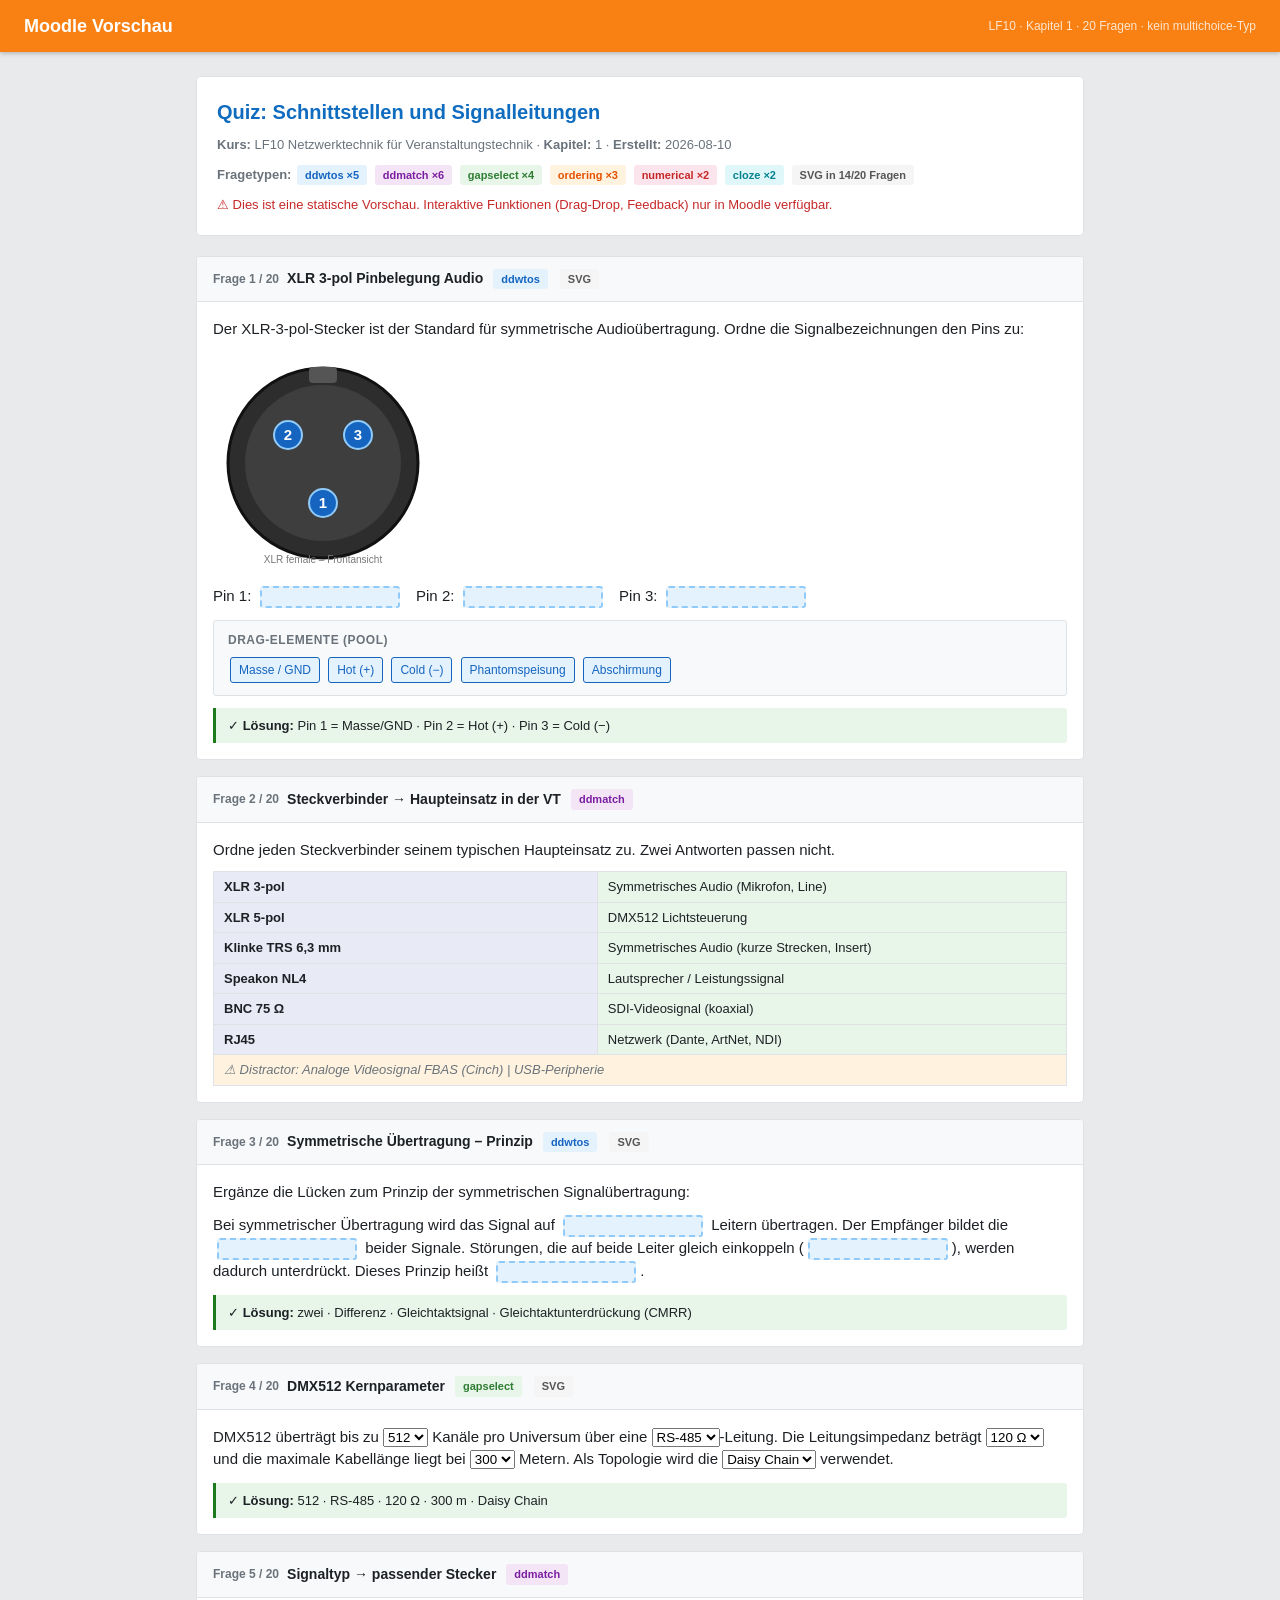
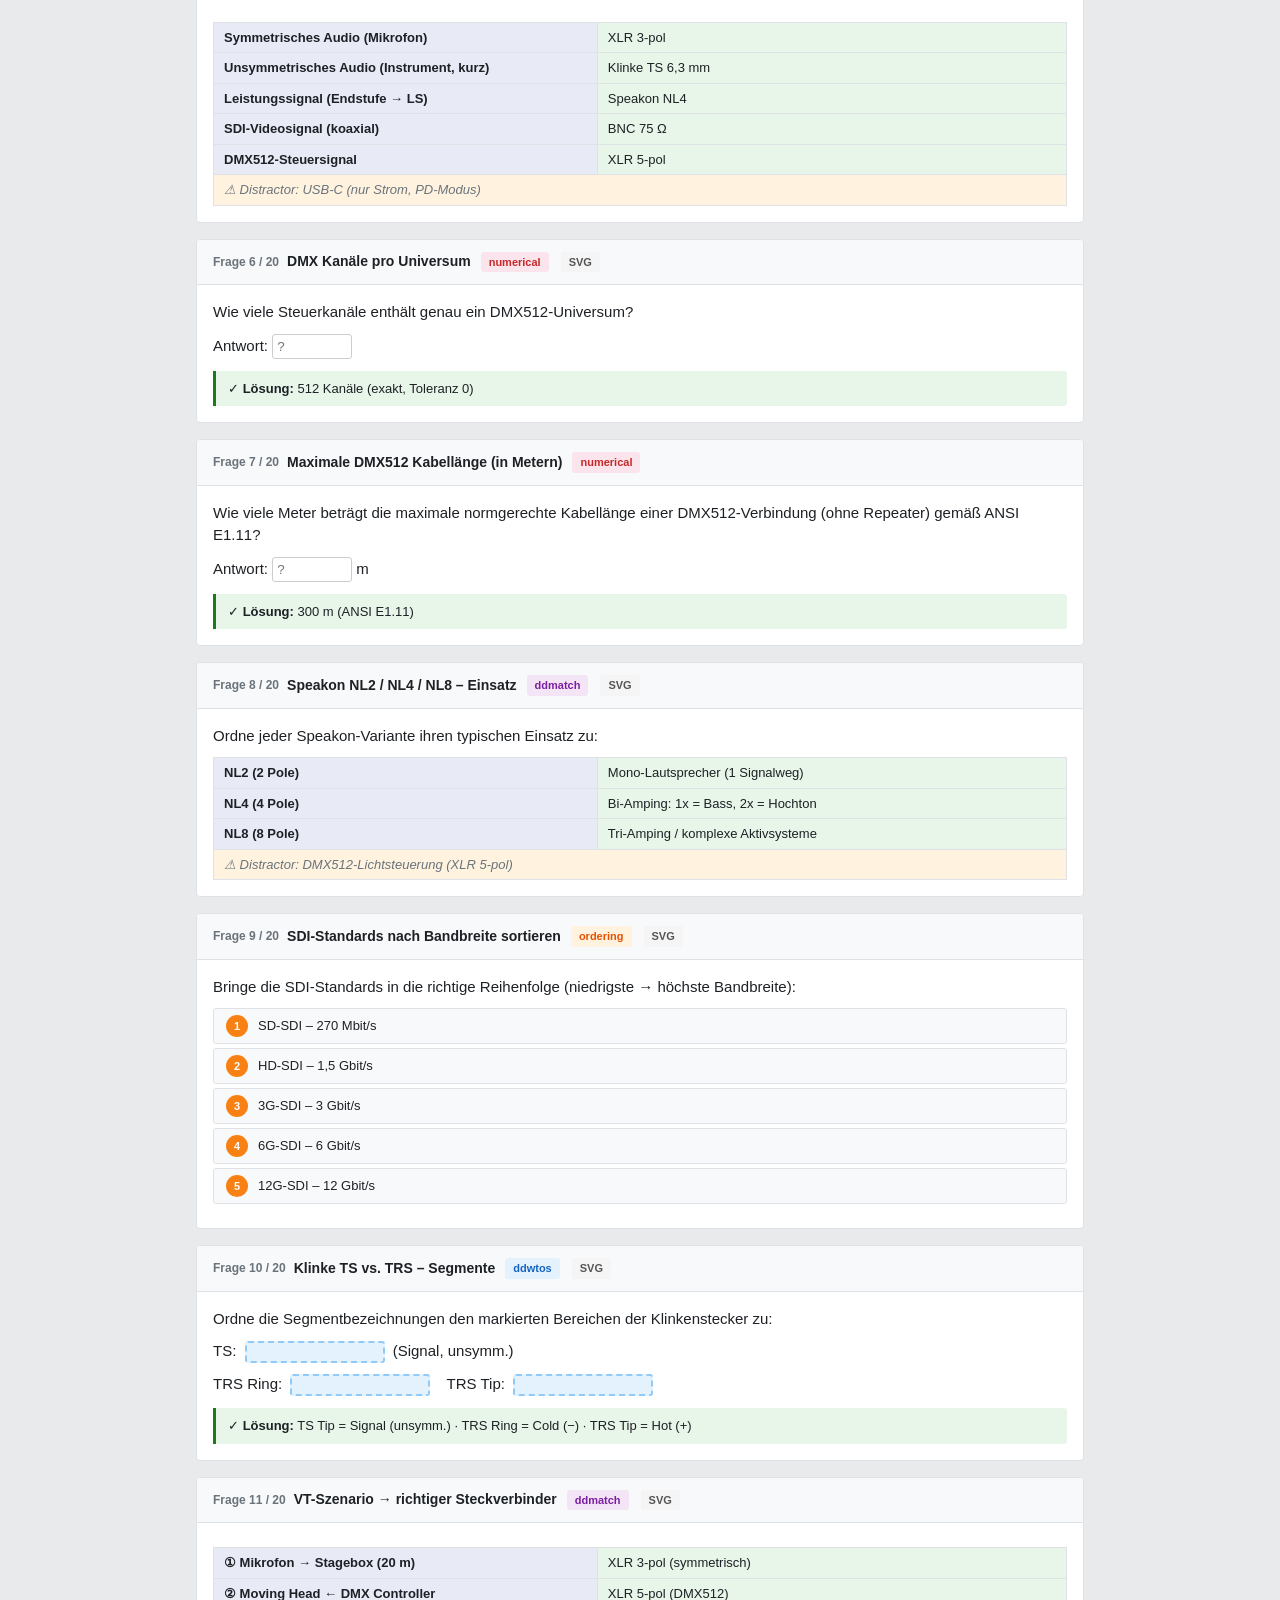
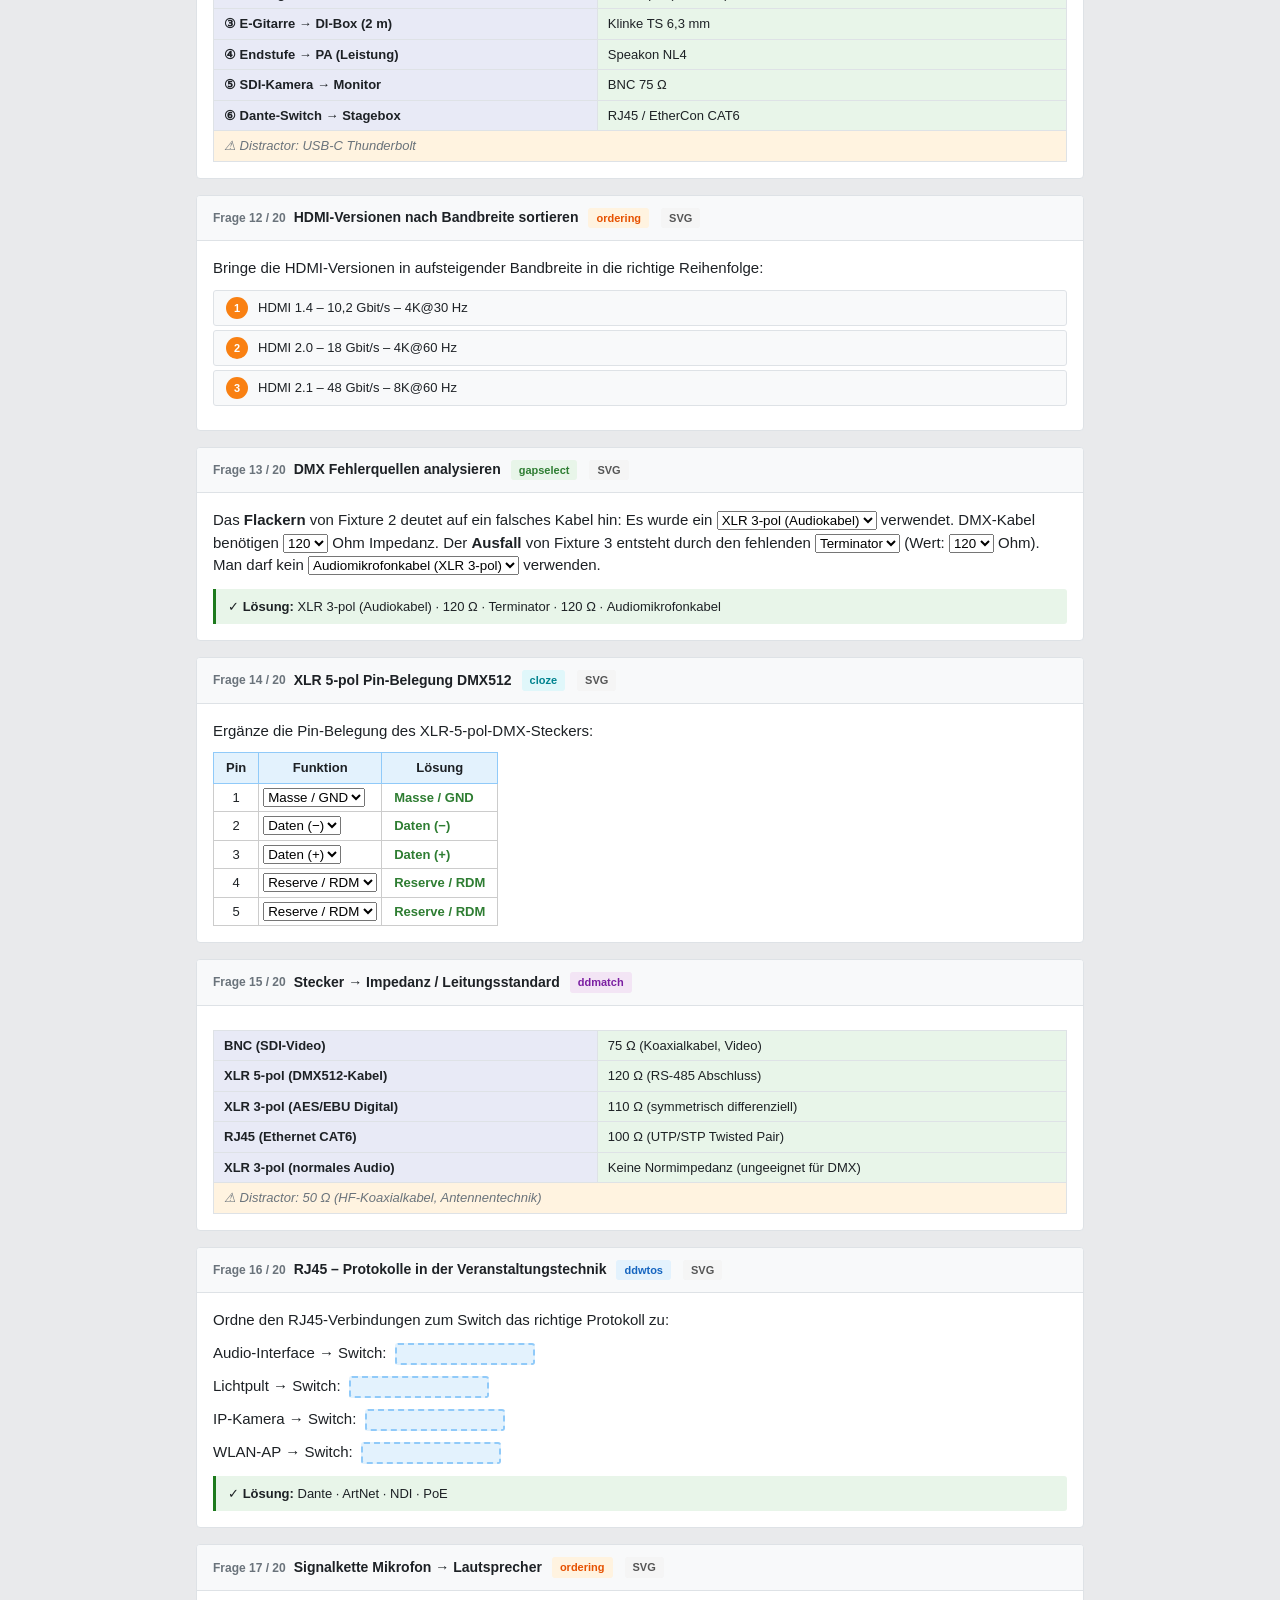
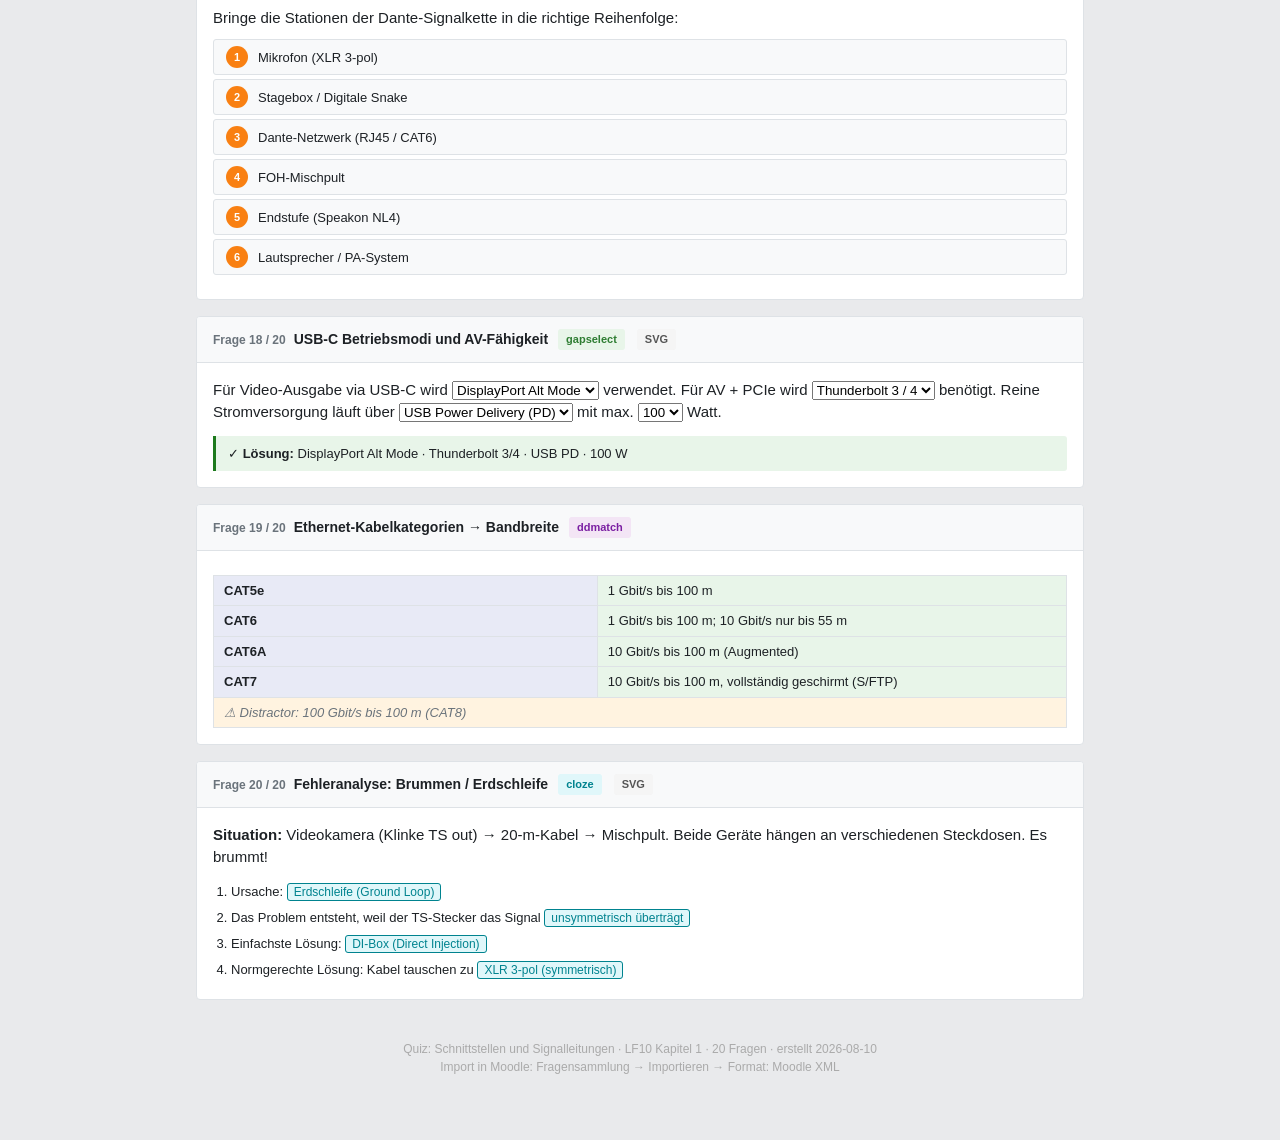
<file: res/quiz_schnittstellen_lf10_kap1_20260810.html>
<!DOCTYPE html>
<html lang="de">
<head>
  <meta charset="UTF-8">
  <meta name="viewport" content="width=device-width, initial-scale=1">
  <title>Quiz: Schnittstellen und Signalleitungen LF10 Kap. 1 – Vorschau</title>
  <style>
    :root {
      --orange: #f98012; --blue: #0f6cbf; --green: #1d7a1d;
      --red: #ca3120; --gray: #6a737b; --border: #dee2e6; --text: #1d2125;
    }
    *, *::before, *::after { box-sizing: border-box; margin: 0; padding: 0; }
    body { font-family: Arial, sans-serif; font-size: 15px; color: var(--text); background: #e9eaec; line-height: 1.5; }
    .site-header { height: 52px; background: var(--orange); display: flex; align-items: center; justify-content: space-between; padding: 0 24px; position: sticky; top: 0; z-index: 100; box-shadow: 0 2px 4px rgba(0,0,0,.2); }
    .site-header .logo { font-weight: 700; font-size: 18px; color: white; }
    .site-header .meta { font-size: 12px; color: rgba(255,255,255,.8); }
    .container { max-width: 920px; margin: 24px auto; padding: 0 16px; }
    .quiz-info { background: white; border: 1px solid var(--border); border-radius: 4px; padding: 20px; margin-bottom: 20px; }
    .quiz-info h1 { font-size: 20px; color: var(--blue); margin-bottom: 8px; }
    .quiz-info p { color: var(--gray); font-size: 13px; }
    .badge { display: inline-block; padding: 2px 8px; border-radius: 3px; font-size: 11px; font-weight: 700; margin: 2px; }
    .badge-ddwtos { background: #e3f2fd; color: #1565c0; }
    .badge-ddmatch { background: #f3e5f5; color: #7b1fa2; }
    .badge-gapselect { background: #e8f5e9; color: #2e7d32; }
    .badge-ordering { background: #fff3e0; color: #e65100; }
    .badge-numerical { background: #fce4ec; color: #c62828; }
    .badge-cloze { background: #e0f7fa; color: #00838f; }
    .badge-svg { background: #f5f5f5; color: #555; }

    .question-card { background: white; border: 1px solid var(--border); border-radius: 4px; margin-bottom: 16px; overflow: hidden; }
    .question-header { background: #f8f9fa; border-bottom: 1px solid var(--border); padding: 10px 16px; display: flex; align-items: center; gap: 8px; }
    .question-number { font-size: 12px; font-weight: 700; color: var(--gray); }
    .question-title { font-size: 14px; font-weight: 600; color: var(--text); }
    .question-body { padding: 16px; }
    .question-body p { margin-bottom: 10px; }
    .question-body svg { display: block; margin: 12px 0; max-width: 100%; }
    .answer-block { background: #f8f9fa; border: 1px solid var(--border); border-radius: 3px; padding: 10px 14px; margin-top: 12px; }
    .answer-block h4 { font-size: 12px; color: var(--gray); margin-bottom: 6px; text-transform: uppercase; letter-spacing: .5px; }
    .answer-item { padding: 3px 0; font-size: 13px; }
    .answer-item strong { color: var(--green); }
    .gap { display: inline-block; min-width: 140px; height: 22px; border: 2px dashed #90caf9; border-radius: 3px; background: #e3f2fd; vertical-align: middle; margin: 0 4px; }
    .drag-item { display: inline-block; padding: 3px 8px; border: 1px solid #1565c0; border-radius: 3px; background: #e3f2fd; color: #1565c0; font-size: 12px; margin: 2px; }
    .feedback { background: #e8f5e9; border-left: 3px solid var(--green); padding: 8px 12px; margin-top: 12px; font-size: 13px; border-radius: 0 3px 3px 0; }
    .subq-table { width: 100%; border-collapse: collapse; font-size: 13px; margin-top: 8px; }
    .subq-table td { padding: 5px 10px; border: 1px solid var(--border); }
    .subq-table .term { background: #e8eaf6; font-weight: 600; width: 45%; }
    .subq-table .def { background: #e8f5e9; }
    .subq-table .distractor td { background: #fff3e0 !important; font-style: italic; color: var(--gray); }
    .ordering-list { list-style: none; padding: 0; margin: 8px 0; }
    .ordering-list li { padding: 6px 12px; border: 1px solid var(--border); border-radius: 3px; margin: 4px 0; background: #f8f9fa; font-size: 13px; display: flex; align-items: center; gap: 10px; }
    .ordering-list li .pos { display: inline-block; width: 22px; height: 22px; border-radius: 50%; background: var(--orange); color: white; font-size: 11px; font-weight: 700; text-align: center; line-height: 22px; flex-shrink: 0; }
    .select-item { display: inline-block; padding: 2px 6px; border: 1px solid #2e7d32; border-radius: 3px; background: #e8f5e9; color: #2e7d32; font-size: 12px; margin: 2px; }
    .cloze-choice { background: #e0f7fa; border: 1px solid #00838f; border-radius: 3px; padding: 1px 6px; font-size: 12px; color: #00838f; }
  </style>
</head>
<body>

<div class="site-header">
  <div class="logo">Moodle Vorschau</div>
  <div class="meta">LF10 · Kapitel 1 · 20 Fragen · kein multichoice-Typ</div>
</div>

<div class="container">

  <div class="quiz-info">
    <h1>Quiz: Schnittstellen und Signalleitungen</h1>
    <p><strong>Kurs:</strong> LF10 Netzwerktechnik für Veranstaltungstechnik · <strong>Kapitel:</strong> 1 · <strong>Erstellt:</strong> 2026-08-10</p>
    <p style="margin-top:8px;"><strong>Fragetypen:</strong>
      <span class="badge badge-ddwtos">ddwtos ×5</span>
      <span class="badge badge-ddmatch">ddmatch ×6</span>
      <span class="badge badge-gapselect">gapselect ×4</span>
      <span class="badge badge-ordering">ordering ×3</span>
      <span class="badge badge-numerical">numerical ×2</span>
      <span class="badge badge-cloze">cloze ×2</span>
      <span class="badge badge-svg">SVG in 14/20 Fragen</span>
    </p>
    <p style="margin-top:8px;color:#c62828;font-size:13px;">⚠ Dies ist eine statische Vorschau. Interaktive Funktionen (Drag-Drop, Feedback) nur in Moodle verfügbar.</p>
  </div>

  <!-- Q01 -->
  <div class="question-card">
    <div class="question-header">
      <span class="question-number">Frage 1 / 20</span>
      <span class="question-title">XLR 3-pol Pinbelegung Audio</span>
      <span class="badge badge-ddwtos">ddwtos</span>
      <span class="badge badge-svg">SVG</span>
    </div>
    <div class="question-body">
      <p>Der XLR-3-pol-Stecker ist der Standard für symmetrische Audioübertragung. Ordne die Signalbezeichnungen den Pins zu:</p>
      <svg xmlns="http://www.w3.org/2000/svg" viewBox="0 0 220 220" width="220" height="220">
        <circle cx="110" cy="110" r="95" fill="#2d2d2d" stroke="#111" stroke-width="3"/>
        <circle cx="110" cy="110" r="78" fill="#3e3e3e"/>
        <rect x="96" y="14" width="28" height="16" rx="4" fill="#555"/>
        <circle cx="75" cy="82" r="14" fill="#1565c0" stroke="#90caf9" stroke-width="2"/>
        <text x="75" y="87" text-anchor="middle" font-family="Arial" font-size="15" font-weight="bold" fill="#fff">2</text>
        <circle cx="145" cy="82" r="14" fill="#1565c0" stroke="#90caf9" stroke-width="2"/>
        <text x="145" y="87" text-anchor="middle" font-family="Arial" font-size="15" font-weight="bold" fill="#fff">3</text>
        <circle cx="110" cy="150" r="14" fill="#1565c0" stroke="#90caf9" stroke-width="2"/>
        <text x="110" y="155" text-anchor="middle" font-family="Arial" font-size="15" font-weight="bold" fill="#fff">1</text>
        <text x="110" y="210" text-anchor="middle" font-family="Arial" font-size="10" fill="#777">XLR female – Frontansicht</text>
      </svg>
      <p>Pin 1: <span class="gap"></span> &nbsp; Pin 2: <span class="gap"></span> &nbsp; Pin 3: <span class="gap"></span></p>
      <div class="answer-block">
        <h4>Drag-Elemente (Pool)</h4>
        <span class="drag-item">Masse / GND</span>
        <span class="drag-item">Hot (+)</span>
        <span class="drag-item">Cold (−)</span>
        <span class="drag-item">Phantomspeisung</span>
        <span class="drag-item">Abschirmung</span>
      </div>
      <div class="feedback">✓ <strong>Lösung:</strong> Pin 1 = Masse/GND · Pin 2 = Hot (+) · Pin 3 = Cold (−)</div>
    </div>
  </div>

  <!-- Q02 -->
  <div class="question-card">
    <div class="question-header">
      <span class="question-number">Frage 2 / 20</span>
      <span class="question-title">Steckverbinder → Haupteinsatz in der VT</span>
      <span class="badge badge-ddmatch">ddmatch</span>
    </div>
    <div class="question-body">
      <p>Ordne jeden Steckverbinder seinem typischen Haupteinsatz zu. Zwei Antworten passen nicht.</p>
      <table class="subq-table">
        <tr><td class="term">XLR 3-pol</td><td class="def">Symmetrisches Audio (Mikrofon, Line)</td></tr>
        <tr><td class="term">XLR 5-pol</td><td class="def">DMX512 Lichtsteuerung</td></tr>
        <tr><td class="term">Klinke TRS 6,3 mm</td><td class="def">Symmetrisches Audio (kurze Strecken, Insert)</td></tr>
        <tr><td class="term">Speakon NL4</td><td class="def">Lautsprecher / Leistungssignal</td></tr>
        <tr><td class="term">BNC 75 Ω</td><td class="def">SDI-Videosignal (koaxial)</td></tr>
        <tr><td class="term">RJ45</td><td class="def">Netzwerk (Dante, ArtNet, NDI)</td></tr>
        <tr class="distractor"><td colspan="2">⚠ Distractor: Analoge Videosignal FBAS (Cinch) | USB-Peripherie</td></tr>
      </table>
    </div>
  </div>

  <!-- Q03 -->
  <div class="question-card">
    <div class="question-header">
      <span class="question-number">Frage 3 / 20</span>
      <span class="question-title">Symmetrische Übertragung – Prinzip</span>
      <span class="badge badge-ddwtos">ddwtos</span>
      <span class="badge badge-svg">SVG</span>
    </div>
    <div class="question-body">
      <p>Ergänze die Lücken zum Prinzip der symmetrischen Signalübertragung:</p>
      <p>Bei symmetrischer Übertragung wird das Signal auf <span class="gap"></span> Leitern übertragen. Der Empfänger bildet die <span class="gap"></span> beider Signale. Störungen, die auf beide Leiter gleich einkoppeln (<span class="gap"></span>), werden dadurch unterdrückt. Dieses Prinzip heißt <span class="gap"></span>.</p>
      <div class="feedback">✓ <strong>Lösung:</strong> zwei · Differenz · Gleichtaktsignal · Gleichtaktunterdrückung (CMRR)</div>
    </div>
  </div>

  <!-- Q04 -->
  <div class="question-card">
    <div class="question-header">
      <span class="question-number">Frage 4 / 20</span>
      <span class="question-title">DMX512 Kernparameter</span>
      <span class="badge badge-gapselect">gapselect</span>
      <span class="badge badge-svg">SVG</span>
    </div>
    <div class="question-body">
      <p>DMX512 überträgt bis zu <select><option>512</option></select> Kanäle pro Universum über eine <select><option>RS-485</option></select>-Leitung. Die Leitungsimpedanz beträgt <select><option>120 Ω</option></select> und die maximale Kabellänge liegt bei <select><option>300</option></select> Metern. Als Topologie wird die <select><option>Daisy Chain</option></select> verwendet.</p>
      <div class="feedback">✓ <strong>Lösung:</strong> 512 · RS-485 · 120 Ω · 300 m · Daisy Chain</div>
    </div>
  </div>

  <!-- Q05 -->
  <div class="question-card">
    <div class="question-header">
      <span class="question-number">Frage 5 / 20</span>
      <span class="question-title">Signaltyp → passender Stecker</span>
      <span class="badge badge-ddmatch">ddmatch</span>
    </div>
    <div class="question-body">
      <table class="subq-table">
        <tr><td class="term">Symmetrisches Audio (Mikrofon)</td><td class="def">XLR 3-pol</td></tr>
        <tr><td class="term">Unsymmetrisches Audio (Instrument, kurz)</td><td class="def">Klinke TS 6,3 mm</td></tr>
        <tr><td class="term">Leistungssignal (Endstufe → LS)</td><td class="def">Speakon NL4</td></tr>
        <tr><td class="term">SDI-Videosignal (koaxial)</td><td class="def">BNC 75 Ω</td></tr>
        <tr><td class="term">DMX512-Steuersignal</td><td class="def">XLR 5-pol</td></tr>
        <tr class="distractor"><td colspan="2">⚠ Distractor: USB-C (nur Strom, PD-Modus)</td></tr>
      </table>
    </div>
  </div>

  <!-- Q06 -->
  <div class="question-card">
    <div class="question-header">
      <span class="question-number">Frage 6 / 20</span>
      <span class="question-title">DMX Kanäle pro Universum</span>
      <span class="badge badge-numerical">numerical</span>
      <span class="badge badge-svg">SVG</span>
    </div>
    <div class="question-body">
      <p>Wie viele Steuerkanäle enthält genau ein DMX512-Universum?</p>
      <p>Antwort: <input type="number" placeholder="?" style="width:80px;padding:4px;border:1px solid #ccc;border-radius:3px;"></p>
      <div class="feedback">✓ <strong>Lösung:</strong> 512 Kanäle (exakt, Toleranz 0)</div>
    </div>
  </div>

  <!-- Q07 -->
  <div class="question-card">
    <div class="question-header">
      <span class="question-number">Frage 7 / 20</span>
      <span class="question-title">Maximale DMX512 Kabellänge (in Metern)</span>
      <span class="badge badge-numerical">numerical</span>
    </div>
    <div class="question-body">
      <p>Wie viele Meter beträgt die maximale normgerechte Kabellänge einer DMX512-Verbindung (ohne Repeater) gemäß ANSI E1.11?</p>
      <p>Antwort: <input type="number" placeholder="?" style="width:80px;padding:4px;border:1px solid #ccc;border-radius:3px;"> m</p>
      <div class="feedback">✓ <strong>Lösung:</strong> 300 m (ANSI E1.11)</div>
    </div>
  </div>

  <!-- Q08 -->
  <div class="question-card">
    <div class="question-header">
      <span class="question-number">Frage 8 / 20</span>
      <span class="question-title">Speakon NL2 / NL4 / NL8 – Einsatz</span>
      <span class="badge badge-ddmatch">ddmatch</span>
      <span class="badge badge-svg">SVG</span>
    </div>
    <div class="question-body">
      <p>Ordne jeder Speakon-Variante ihren typischen Einsatz zu:</p>
      <table class="subq-table">
        <tr><td class="term">NL2 (2 Pole)</td><td class="def">Mono-Lautsprecher (1 Signalweg)</td></tr>
        <tr><td class="term">NL4 (4 Pole)</td><td class="def">Bi-Amping: 1x = Bass, 2x = Hochton</td></tr>
        <tr><td class="term">NL8 (8 Pole)</td><td class="def">Tri-Amping / komplexe Aktivsysteme</td></tr>
        <tr class="distractor"><td colspan="2">⚠ Distractor: DMX512-Lichtsteuerung (XLR 5-pol)</td></tr>
      </table>
    </div>
  </div>

  <!-- Q09 -->
  <div class="question-card">
    <div class="question-header">
      <span class="question-number">Frage 9 / 20</span>
      <span class="question-title">SDI-Standards nach Bandbreite sortieren</span>
      <span class="badge badge-ordering">ordering</span>
      <span class="badge badge-svg">SVG</span>
    </div>
    <div class="question-body">
      <p>Bringe die SDI-Standards in die richtige Reihenfolge (niedrigste → höchste Bandbreite):</p>
      <ul class="ordering-list">
        <li><span class="pos">1</span> SD-SDI – 270 Mbit/s</li>
        <li><span class="pos">2</span> HD-SDI – 1,5 Gbit/s</li>
        <li><span class="pos">3</span> 3G-SDI – 3 Gbit/s</li>
        <li><span class="pos">4</span> 6G-SDI – 6 Gbit/s</li>
        <li><span class="pos">5</span> 12G-SDI – 12 Gbit/s</li>
      </ul>
    </div>
  </div>

  <!-- Q10 -->
  <div class="question-card">
    <div class="question-header">
      <span class="question-number">Frage 10 / 20</span>
      <span class="question-title">Klinke TS vs. TRS – Segmente</span>
      <span class="badge badge-ddwtos">ddwtos</span>
      <span class="badge badge-svg">SVG</span>
    </div>
    <div class="question-body">
      <p>Ordne die Segmentbezeichnungen den markierten Bereichen der Klinkenstecker zu:</p>
      <p>TS: <span class="gap"></span> (Signal, unsymm.)</p>
      <p>TRS Ring: <span class="gap"></span> &nbsp; TRS Tip: <span class="gap"></span></p>
      <div class="feedback">✓ <strong>Lösung:</strong> TS Tip = Signal (unsymm.) · TRS Ring = Cold (−) · TRS Tip = Hot (+)</div>
    </div>
  </div>

  <!-- Q11 -->
  <div class="question-card">
    <div class="question-header">
      <span class="question-number">Frage 11 / 20</span>
      <span class="question-title">VT-Szenario → richtiger Steckverbinder</span>
      <span class="badge badge-ddmatch">ddmatch</span>
      <span class="badge badge-svg">SVG</span>
    </div>
    <div class="question-body">
      <table class="subq-table">
        <tr><td class="term">① Mikrofon → Stagebox (20 m)</td><td class="def">XLR 3-pol (symmetrisch)</td></tr>
        <tr><td class="term">② Moving Head ← DMX Controller</td><td class="def">XLR 5-pol (DMX512)</td></tr>
        <tr><td class="term">③ E-Gitarre → DI-Box (2 m)</td><td class="def">Klinke TS 6,3 mm</td></tr>
        <tr><td class="term">④ Endstufe → PA (Leistung)</td><td class="def">Speakon NL4</td></tr>
        <tr><td class="term">⑤ SDI-Kamera → Monitor</td><td class="def">BNC 75 Ω</td></tr>
        <tr><td class="term">⑥ Dante-Switch → Stagebox</td><td class="def">RJ45 / EtherCon CAT6</td></tr>
        <tr class="distractor"><td colspan="2">⚠ Distractor: USB-C Thunderbolt</td></tr>
      </table>
    </div>
  </div>

  <!-- Q12 -->
  <div class="question-card">
    <div class="question-header">
      <span class="question-number">Frage 12 / 20</span>
      <span class="question-title">HDMI-Versionen nach Bandbreite sortieren</span>
      <span class="badge badge-ordering">ordering</span>
      <span class="badge badge-svg">SVG</span>
    </div>
    <div class="question-body">
      <p>Bringe die HDMI-Versionen in aufsteigender Bandbreite in die richtige Reihenfolge:</p>
      <ul class="ordering-list">
        <li><span class="pos">1</span> HDMI 1.4 – 10,2 Gbit/s – 4K@30 Hz</li>
        <li><span class="pos">2</span> HDMI 2.0 – 18 Gbit/s – 4K@60 Hz</li>
        <li><span class="pos">3</span> HDMI 2.1 – 48 Gbit/s – 8K@60 Hz</li>
      </ul>
    </div>
  </div>

  <!-- Q13 -->
  <div class="question-card">
    <div class="question-header">
      <span class="question-number">Frage 13 / 20</span>
      <span class="question-title">DMX Fehlerquellen analysieren</span>
      <span class="badge badge-gapselect">gapselect</span>
      <span class="badge badge-svg">SVG</span>
    </div>
    <div class="question-body">
      <p>Das <strong>Flackern</strong> von Fixture 2 deutet auf ein falsches Kabel hin: Es wurde ein <select><option>XLR 3-pol (Audiokabel)</option></select> verwendet. DMX-Kabel benötigen <select><option>120</option></select> Ohm Impedanz. Der <strong>Ausfall</strong> von Fixture 3 entsteht durch den fehlenden <select><option>Terminator</option></select> (Wert: <select><option>120</option></select> Ohm). Man darf kein <select><option>Audiomikrofonkabel (XLR 3-pol)</option></select> verwenden.</p>
      <div class="feedback">✓ <strong>Lösung:</strong> XLR 3-pol (Audiokabel) · 120 Ω · Terminator · 120 Ω · Audiomikrofonkabel</div>
    </div>
  </div>

  <!-- Q14 -->
  <div class="question-card">
    <div class="question-header">
      <span class="question-number">Frage 14 / 20</span>
      <span class="question-title">XLR 5-pol Pin-Belegung DMX512</span>
      <span class="badge badge-cloze">cloze</span>
      <span class="badge badge-svg">SVG</span>
    </div>
    <div class="question-body">
      <p>Ergänze die Pin-Belegung des XLR-5-pol-DMX-Steckers:</p>
      <table style="border-collapse:collapse;font-size:13px;margin-top:8px;">
        <tr style="background:#e3f2fd;"><th style="padding:5px 12px;border:1px solid #90caf9;">Pin</th><th style="padding:5px 12px;border:1px solid #90caf9;">Funktion</th><th style="padding:5px 12px;border:1px solid #90caf9;">Lösung</th></tr>
        <tr><td style="padding:4px 12px;border:1px solid #ccc;text-align:center;">1</td><td style="padding:4px;border:1px solid #ccc;"><select><option>Masse / GND</option><option>Daten (+)</option></select></td><td style="padding:4px 12px;border:1px solid #ccc;color:#2e7d32;font-weight:600;">Masse / GND</td></tr>
        <tr><td style="padding:4px 12px;border:1px solid #ccc;text-align:center;">2</td><td style="padding:4px;border:1px solid #ccc;"><select><option>Daten (−)</option><option>Daten (+)</option></select></td><td style="padding:4px 12px;border:1px solid #ccc;color:#2e7d32;font-weight:600;">Daten (−)</td></tr>
        <tr><td style="padding:4px 12px;border:1px solid #ccc;text-align:center;">3</td><td style="padding:4px;border:1px solid #ccc;"><select><option>Daten (+)</option><option>Daten (−)</option></select></td><td style="padding:4px 12px;border:1px solid #ccc;color:#2e7d32;font-weight:600;">Daten (+)</td></tr>
        <tr><td style="padding:4px 12px;border:1px solid #ccc;text-align:center;">4</td><td style="padding:4px;border:1px solid #ccc;"><select><option>Reserve / RDM</option><option>Daten (+)</option></select></td><td style="padding:4px 12px;border:1px solid #ccc;color:#2e7d32;font-weight:600;">Reserve / RDM</td></tr>
        <tr><td style="padding:4px 12px;border:1px solid #ccc;text-align:center;">5</td><td style="padding:4px;border:1px solid #ccc;"><select><option>Reserve / RDM</option><option>Daten (−)</option></select></td><td style="padding:4px 12px;border:1px solid #ccc;color:#2e7d32;font-weight:600;">Reserve / RDM</td></tr>
      </table>
    </div>
  </div>

  <!-- Q15 -->
  <div class="question-card">
    <div class="question-header">
      <span class="question-number">Frage 15 / 20</span>
      <span class="question-title">Stecker → Impedanz / Leitungsstandard</span>
      <span class="badge badge-ddmatch">ddmatch</span>
    </div>
    <div class="question-body">
      <table class="subq-table">
        <tr><td class="term">BNC (SDI-Video)</td><td class="def">75 Ω (Koaxialkabel, Video)</td></tr>
        <tr><td class="term">XLR 5-pol (DMX512-Kabel)</td><td class="def">120 Ω (RS-485 Abschluss)</td></tr>
        <tr><td class="term">XLR 3-pol (AES/EBU Digital)</td><td class="def">110 Ω (symmetrisch differenziell)</td></tr>
        <tr><td class="term">RJ45 (Ethernet CAT6)</td><td class="def">100 Ω (UTP/STP Twisted Pair)</td></tr>
        <tr><td class="term">XLR 3-pol (normales Audio)</td><td class="def">Keine Normimpedanz (ungeeignet für DMX)</td></tr>
        <tr class="distractor"><td colspan="2">⚠ Distractor: 50 Ω (HF-Koaxialkabel, Antennentechnik)</td></tr>
      </table>
    </div>
  </div>

  <!-- Q16 -->
  <div class="question-card">
    <div class="question-header">
      <span class="question-number">Frage 16 / 20</span>
      <span class="question-title">RJ45 – Protokolle in der Veranstaltungstechnik</span>
      <span class="badge badge-ddwtos">ddwtos</span>
      <span class="badge badge-svg">SVG</span>
    </div>
    <div class="question-body">
      <p>Ordne den RJ45-Verbindungen zum Switch das richtige Protokoll zu:</p>
      <p>Audio-Interface → Switch: <span class="gap"></span></p>
      <p>Lichtpult → Switch: <span class="gap"></span></p>
      <p>IP-Kamera → Switch: <span class="gap"></span></p>
      <p>WLAN-AP → Switch: <span class="gap"></span></p>
      <div class="feedback">✓ <strong>Lösung:</strong> Dante · ArtNet · NDI · PoE</div>
    </div>
  </div>

  <!-- Q17 -->
  <div class="question-card">
    <div class="question-header">
      <span class="question-number">Frage 17 / 20</span>
      <span class="question-title">Signalkette Mikrofon → Lautsprecher</span>
      <span class="badge badge-ordering">ordering</span>
      <span class="badge badge-svg">SVG</span>
    </div>
    <div class="question-body">
      <p>Bringe die Stationen der Dante-Signalkette in die richtige Reihenfolge:</p>
      <ul class="ordering-list">
        <li><span class="pos">1</span> Mikrofon (XLR 3-pol)</li>
        <li><span class="pos">2</span> Stagebox / Digitale Snake</li>
        <li><span class="pos">3</span> Dante-Netzwerk (RJ45 / CAT6)</li>
        <li><span class="pos">4</span> FOH-Mischpult</li>
        <li><span class="pos">5</span> Endstufe (Speakon NL4)</li>
        <li><span class="pos">6</span> Lautsprecher / PA-System</li>
      </ul>
    </div>
  </div>

  <!-- Q18 -->
  <div class="question-card">
    <div class="question-header">
      <span class="question-number">Frage 18 / 20</span>
      <span class="question-title">USB-C Betriebsmodi und AV-Fähigkeit</span>
      <span class="badge badge-gapselect">gapselect</span>
      <span class="badge badge-svg">SVG</span>
    </div>
    <div class="question-body">
      <p>Für Video-Ausgabe via USB-C wird <select><option>DisplayPort Alt Mode</option></select> verwendet. Für AV + PCIe wird <select><option>Thunderbolt 3 / 4</option></select> benötigt. Reine Stromversorgung läuft über <select><option>USB Power Delivery (PD)</option></select> mit max. <select><option>100</option></select> Watt.</p>
      <div class="feedback">✓ <strong>Lösung:</strong> DisplayPort Alt Mode · Thunderbolt 3/4 · USB PD · 100 W</div>
    </div>
  </div>

  <!-- Q19 -->
  <div class="question-card">
    <div class="question-header">
      <span class="question-number">Frage 19 / 20</span>
      <span class="question-title">Ethernet-Kabelkategorien → Bandbreite</span>
      <span class="badge badge-ddmatch">ddmatch</span>
    </div>
    <div class="question-body">
      <table class="subq-table">
        <tr><td class="term">CAT5e</td><td class="def">1 Gbit/s bis 100 m</td></tr>
        <tr><td class="term">CAT6</td><td class="def">1 Gbit/s bis 100 m; 10 Gbit/s nur bis 55 m</td></tr>
        <tr><td class="term">CAT6A</td><td class="def">10 Gbit/s bis 100 m (Augmented)</td></tr>
        <tr><td class="term">CAT7</td><td class="def">10 Gbit/s bis 100 m, vollständig geschirmt (S/FTP)</td></tr>
        <tr class="distractor"><td colspan="2">⚠ Distractor: 100 Gbit/s bis 100 m (CAT8)</td></tr>
      </table>
    </div>
  </div>

  <!-- Q20 -->
  <div class="question-card">
    <div class="question-header">
      <span class="question-number">Frage 20 / 20</span>
      <span class="question-title">Fehleranalyse: Brummen / Erdschleife</span>
      <span class="badge badge-cloze">cloze</span>
      <span class="badge badge-svg">SVG</span>
    </div>
    <div class="question-body">
      <p><strong>Situation:</strong> Videokamera (Klinke TS out) → 20-m-Kabel → Mischpult. Beide Geräte hängen an verschiedenen Steckdosen. Es brummt!</p>
      <ol style="margin:8px 0 0 18px;font-size:13px;line-height:2;">
        <li>Ursache: <span class="cloze-choice">Erdschleife (Ground Loop)</span></li>
        <li>Das Problem entsteht, weil der TS-Stecker das Signal <span class="cloze-choice">unsymmetrisch überträgt</span></li>
        <li>Einfachste Lösung: <span class="cloze-choice">DI-Box (Direct Injection)</span></li>
        <li>Normgerechte Lösung: Kabel tauschen zu <span class="cloze-choice">XLR 3-pol (symmetrisch)</span></li>
      </ol>
    </div>
  </div>

  <div style="text-align:center;color:#aaa;font-size:12px;padding:24px 0 40px;">
    Quiz: Schnittstellen und Signalleitungen · LF10 Kapitel 1 · 20 Fragen · erstellt 2026-08-10<br>
    Import in Moodle: Fragensammlung → Importieren → Format: Moodle XML
  </div>

</div>
</body>
</html>
</file>
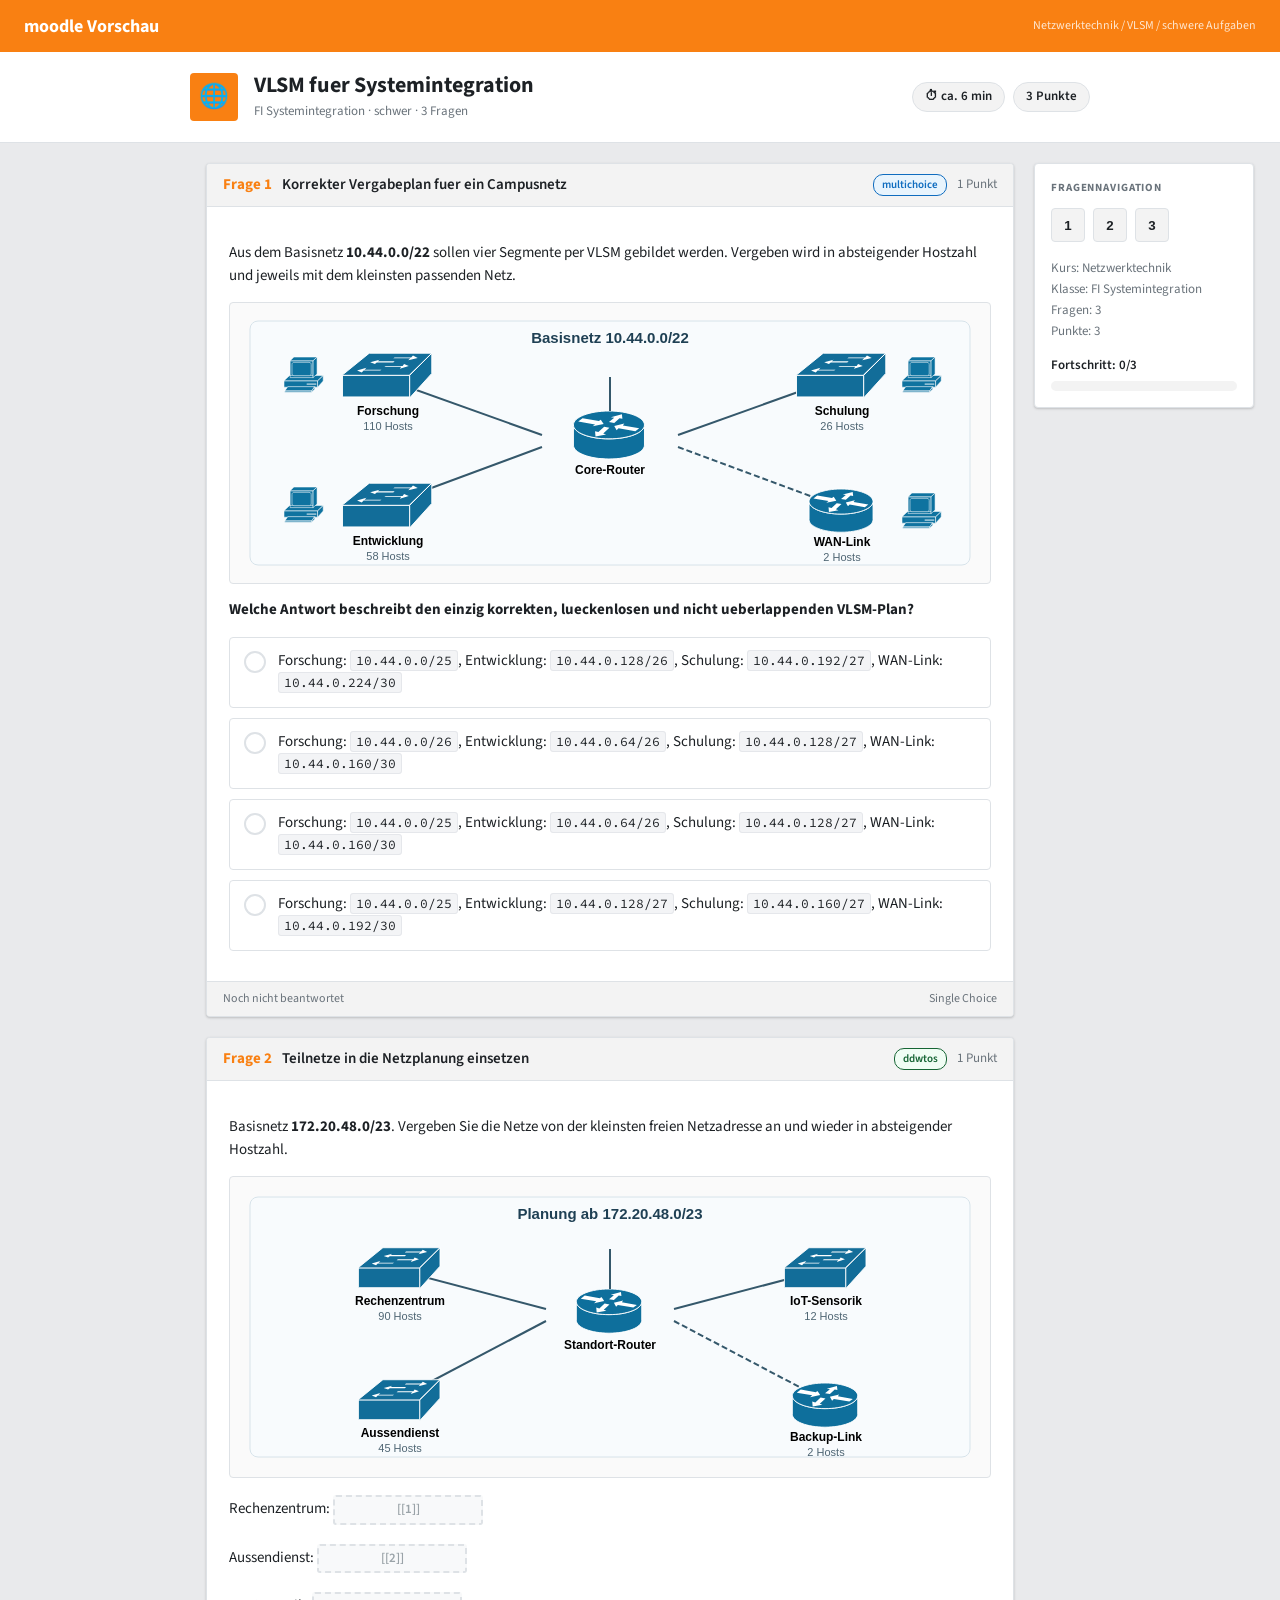
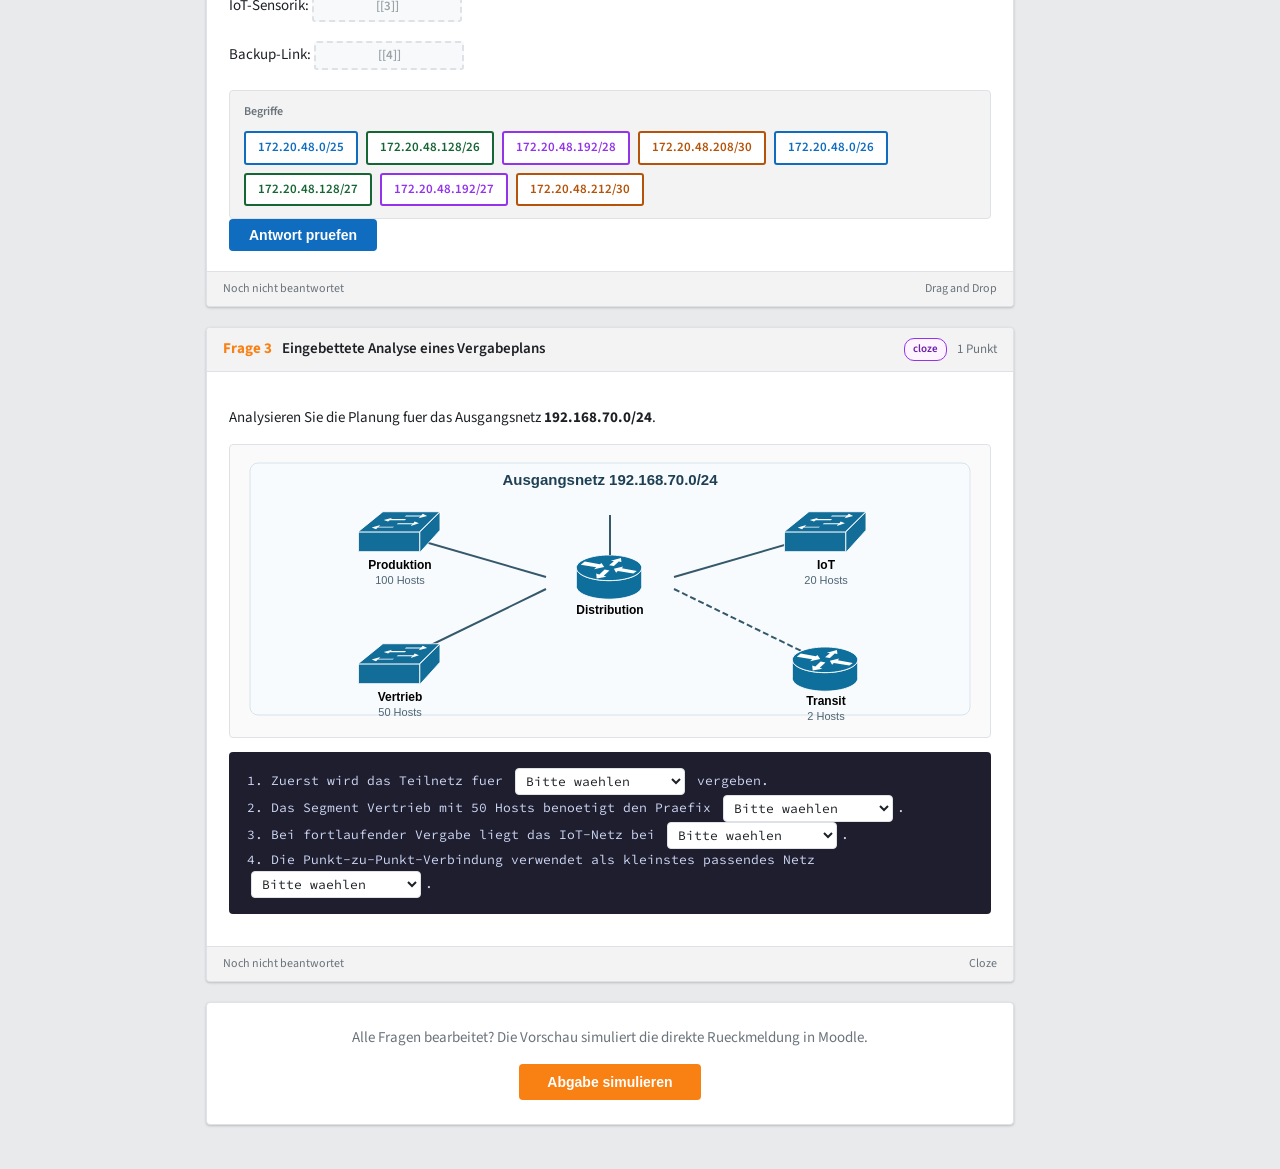
<file: res/quiz_vlsm_systemintegration_20260316.html>
<!DOCTYPE html>
<html lang="de">
<head>
  <meta charset="UTF-8">
  <meta name="viewport" content="width=device-width, initial-scale=1">
  <title>VLSM fuer Systemintegration - Vorschau</title>
  <link rel="preconnect" href="https://fonts.googleapis.com">
  <link href="https://fonts.googleapis.com/css2?family=Source+Sans+3:wght@400;600;700&family=Source+Code+Pro:wght@400;600&display=swap" rel="stylesheet">
  <style>
    :root {
      --moodle-orange: #f98012;
      --moodle-orange-dark: #d4600a;
      --moodle-blue: #0f6cbf;
      --moodle-blue-light: #e8f4fd;
      --moodle-green: #1d7a1d;
      --moodle-green-light: #d4edda;
      --moodle-red: #ca3120;
      --moodle-red-light: #fde8e6;
      --moodle-gray: #6a737b;
      --moodle-gray-light: #f3f3f3;
      --moodle-border: #dee2e6;
      --moodle-text: #1d2125;
      --moodle-white: #ffffff;
      --radius: 4px;
      --shadow: 0 1px 3px rgba(0,0,0,.12), 0 1px 2px rgba(0,0,0,.08);
    }
    * { box-sizing: border-box; }
    body {
      margin: 0;
      font-family: 'Source Sans 3', Arial, sans-serif;
      font-size: 15px;
      line-height: 1.5;
      color: var(--moodle-text);
      background: #e9eaec;
    }
    .site-header {
      height: 52px;
      background: var(--moodle-orange);
      display: flex;
      align-items: center;
      justify-content: space-between;
      padding: 0 24px;
    }
    .site-header .logo { color: white; font-weight: 700; font-size: 18px; }
    .site-header .breadcrumb { color: rgba(255,255,255,.8); font-size: 12px; }
    .quiz-header {
      background: white;
      border-bottom: 1px solid var(--moodle-border);
      padding: 20px 24px;
    }
    .quiz-header-inner {
      max-width: 900px;
      margin: 0 auto;
      display: flex;
      align-items: center;
      gap: 16px;
      flex-wrap: wrap;
    }
    .quiz-icon {
      width: 48px;
      height: 48px;
      background: var(--moodle-orange);
      border-radius: 4px;
      display: flex;
      align-items: center;
      justify-content: center;
      font-size: 24px;
      color: white;
    }
    .quiz-meta h1 { margin: 0; font-size: 22px; line-height: 1.2; }
    .quiz-meta p { margin: 4px 0 0; color: var(--moodle-gray); font-size: 13px; }
    .quiz-badges {
      margin-left: auto;
      display: flex;
      gap: 8px;
      flex-wrap: wrap;
    }
    .badge {
      background: var(--moodle-gray-light);
      border: 1px solid var(--moodle-border);
      border-radius: 20px;
      padding: 4px 12px;
      font-size: 13px;
      font-weight: 600;
    }
    .main-wrap {
      max-width: 900px;
      margin: 20px auto;
      padding: 0 16px 24px;
      display: grid;
      grid-template-columns: 1fr 220px;
      gap: 20px;
      align-items: start;
    }
    .question-card,
    .sidebar-card,
    .submit-wrap {
      background: white;
      border: 1px solid var(--moodle-border);
      border-radius: var(--radius);
      box-shadow: var(--shadow);
    }
    .question-card {
      margin-bottom: 20px;
      overflow: hidden;
    }
    .question-header {
      background: var(--moodle-gray-light);
      border-bottom: 1px solid var(--moodle-border);
      padding: 10px 16px;
      display: flex;
      align-items: center;
      gap: 10px;
      flex-wrap: wrap;
    }
    .q-num { color: var(--moodle-orange); font-weight: 700; font-size: 15px; }
    .q-title { flex: 1; font-weight: 600; min-width: 160px; }
    .q-type-badge {
      font-size: 11px;
      font-weight: 600;
      padding: 2px 8px;
      border-radius: 10px;
      border: 1px solid;
    }
    .type-mc { background: #e8f4fd; color: #0f6cbf; border-color: #0f6cbf; }
    .type-dnd { background: #f0fdf4; color: #166534; border-color: #166534; }
    .type-cloze { background: #fdf4ff; color: #6b21a8; border-color: #9333ea; }
    .q-points { color: var(--moodle-gray); font-size: 13px; }
    .question-body { padding: 20px 22px; }
    .question-footer {
      background: var(--moodle-gray-light);
      border-top: 1px solid var(--moodle-border);
      padding: 8px 16px;
      display: flex;
      justify-content: space-between;
      color: var(--moodle-gray);
      font-size: 12px;
    }
    .diagram-wrap {
      border: 1px solid var(--moodle-border);
      border-radius: var(--radius);
      background: #fafafa;
      overflow: hidden;
      margin: 12px 0 14px;
    }
    .answer-option {
      display: flex;
      gap: 12px;
      align-items: flex-start;
      padding: 12px 14px;
      border: 1px solid var(--moodle-border);
      border-radius: var(--radius);
      background: white;
      cursor: pointer;
      margin-bottom: 10px;
      transition: border-color .15s, background .15s;
    }
    .answer-option:hover { border-color: var(--moodle-blue); }
    .answer-option.correct { background: var(--moodle-green-light); border-color: var(--moodle-green); }
    .answer-option.incorrect { background: var(--moodle-red-light); border-color: var(--moodle-red); }
    .answer-option.disabled { cursor: default; opacity: .78; }
    .answer-radio {
      width: 22px;
      height: 22px;
      border: 2px solid var(--moodle-border);
      border-radius: 50%;
      flex-shrink: 0;
      display: flex;
      align-items: center;
      justify-content: center;
      font-size: 12px;
      font-weight: 700;
      color: white;
      margin-top: 1px;
    }
    .answer-option.correct .answer-radio { border-color: var(--moodle-green); background: var(--moodle-green); }
    .answer-option.incorrect .answer-radio { border-color: var(--moodle-red); background: var(--moodle-red); }
    .answer-option .answer-text { flex: 1; }
    .drop-slot {
      display: inline-block;
      min-width: 150px;
      min-height: 28px;
      padding: 3px 10px;
      margin: 2px 0;
      border: 2px dashed var(--moodle-border);
      border-radius: 3px;
      background: #f8f9fa;
      text-align: center;
      font-size: 13px;
      font-weight: 600;
      color: #9aa3a8;
      cursor: pointer;
      transition: border-color .15s, background .15s;
    }
    .drop-slot:hover { border-color: var(--moodle-blue); background: var(--moodle-blue-light); }
    .drop-slot.filled { color: var(--moodle-text); }
    .drop-slot.correct-slot { border-style: solid; border-color: var(--moodle-green); background: var(--moodle-green-light); color: var(--moodle-green); }
    .drop-slot.wrong-slot { border-style: solid; border-color: var(--moodle-red); background: var(--moodle-red-light); color: var(--moodle-red); }
    .chip-pool {
      margin-top: 18px;
      padding: 12px 14px;
      background: var(--moodle-gray-light);
      border: 1px solid var(--moodle-border);
      border-radius: var(--radius);
      display: flex;
      flex-wrap: wrap;
      gap: 8px;
    }
    .chip-pool-label {
      width: 100%;
      font-size: 12px;
      font-weight: 600;
      color: var(--moodle-gray);
      margin-bottom: 2px;
    }
    .drag-chip {
      display: inline-block;
      padding: 5px 12px;
      border: 2px solid;
      border-radius: 3px;
      background: white;
      font-size: 13px;
      font-weight: 600;
      cursor: pointer;
      user-select: none;
      transition: opacity .15s, transform .15s;
    }
    .drag-chip.selected { transform: translateY(-1px); }
    .drag-chip.used { opacity: .32; pointer-events: none; }
    .drag-chip[data-group="1"] { color: #0f6cbf; border-color: #0f6cbf; }
    .drag-chip[data-group="1"].selected { background: #0f6cbf; color: white; }
    .drag-chip[data-group="2"] { color: #166534; border-color: #166534; }
    .drag-chip[data-group="2"].selected { background: #166534; color: white; }
    .drag-chip[data-group="3"] { color: #9333ea; border-color: #9333ea; }
    .drag-chip[data-group="3"].selected { background: #9333ea; color: white; }
    .drag-chip[data-group="4"] { color: #b45309; border-color: #b45309; }
    .drag-chip[data-group="4"].selected { background: #b45309; color: white; }
    .check-btn,
    .submit-btn {
      display: inline-block;
      border: none;
      border-radius: var(--radius);
      background: var(--moodle-blue);
      color: white;
      padding: 8px 20px;
      font-size: 14px;
      font-weight: 600;
      cursor: pointer;
    }
    .check-btn:hover,
    .submit-btn:hover { background: #0a56a0; }
    .submit-btn { background: var(--moodle-orange); padding: 10px 28px; }
    .submit-btn:hover { background: var(--moodle-orange-dark); }
    .feedback-box {
      display: none;
      margin-top: 14px;
      padding: 10px 14px;
      border-left: 4px solid;
      border-radius: 0 var(--radius) var(--radius) 0;
      animation: fadeIn .2s ease;
    }
    .feedback-box.show { display: block; }
    .feedback-box.correct { background: var(--moodle-green-light); border-color: var(--moodle-green); color: #0d4f0d; }
    .feedback-box.incorrect { background: var(--moodle-red-light); border-color: var(--moodle-red); color: #7b1e13; }
    .feedback-box.info { background: var(--moodle-blue-light); border-color: var(--moodle-blue); color: #08407a; }
    @keyframes fadeIn {
      from { opacity: 0; transform: translateY(-4px); }
      to { opacity: 1; transform: translateY(0); }
    }
    pre {
      font-family: 'Source Code Pro', monospace;
      font-size: 13px;
      background: #1e1e2e;
      color: #cdd6f4;
      border-radius: 4px;
      padding: 16px 18px;
      overflow-x: auto;
      line-height: 1.7;
      margin: 12px 0;
      white-space: pre-wrap;
    }
    code {
      font-family: 'Source Code Pro', monospace;
      font-size: 13px;
      background: #f3f4f6;
      border: 1px solid #e5e7eb;
      border-radius: 3px;
      padding: 1px 5px;
    }
    .cloze-select {
      min-width: 170px;
      font-family: 'Source Code Pro', monospace;
      font-size: 13px;
      background: white;
      color: var(--moodle-text);
      border: 1px solid var(--moodle-border);
      border-radius: 4px;
      padding: 3px 6px;
      margin: 0 4px;
      vertical-align: middle;
    }
    .correct-cloze { border-color: var(--moodle-green); background: var(--moodle-green-light); color: #0d4f0d; }
    .wrong-cloze { border-color: var(--moodle-red); background: var(--moodle-red-light); color: #7b1e13; }
    .sidebar { position: sticky; top: 20px; }
    .sidebar-card { padding: 16px; }
    .sidebar-title {
      font-size: 11px;
      font-weight: 700;
      color: var(--moodle-gray);
      text-transform: uppercase;
      letter-spacing: .08em;
      margin-bottom: 12px;
    }
    .q-nav {
      display: grid;
      grid-template-columns: repeat(5, 34px);
      gap: 8px;
      margin-bottom: 16px;
    }
    .q-nav button {
      width: 34px;
      height: 34px;
      border: 1px solid var(--moodle-border);
      background: var(--moodle-gray-light);
      border-radius: 4px;
      cursor: pointer;
      font-weight: 700;
      color: var(--moodle-text);
    }
    .q-nav button:hover { background: var(--moodle-blue-light); color: var(--moodle-blue); }
    .q-nav button.done { background: var(--moodle-orange); color: white; border-color: var(--moodle-orange); }
    .sidebar-info {
      font-size: 13px;
      color: var(--moodle-gray);
      line-height: 1.6;
      margin-bottom: 14px;
    }
    .progress-label { font-size: 13px; font-weight: 600; margin-bottom: 6px; }
    .progress-track {
      height: 10px;
      border-radius: 999px;
      background: var(--moodle-gray-light);
      overflow: hidden;
    }
    .progress-bar {
      height: 100%;
      width: 0;
      background: var(--moodle-orange);
      transition: width .2s ease;
    }
    .submit-wrap { padding: 24px; text-align: center; }
    .submit-wrap p { margin: 0 0 14px; color: var(--moodle-gray); }
    .status-good { color: var(--moodle-green); font-weight: 600; }
    @media (max-width: 700px) {
      .main-wrap { grid-template-columns: 1fr; }
      .sidebar { position: static; }
      .quiz-badges { display: none; }
    }
  </style>
</head>
<body>
  <header class="site-header">
    <div class="logo">moodle Vorschau</div>
    <div class="breadcrumb">Netzwerktechnik / VLSM / schwere Aufgaben</div>
  </header>

  <div class="quiz-header">
    <div class="quiz-header-inner">
      <div class="quiz-icon">🌐</div>
      <div class="quiz-meta">
        <h1>VLSM fuer Systemintegration</h1>
        <p>FI Systemintegration · schwer · 3 Fragen</p>
      </div>
      <div class="quiz-badges">
        <div class="badge">⏱ ca. 6 min</div>
        <div class="badge">3 Punkte</div>
      </div>
    </div>
  </div>

  <div class="main-wrap">
    <div class="questions">
      <article class="question-card" id="q1">
        <div class="question-header">
          <div class="q-num">Frage 1</div>
          <div class="q-title">Korrekter Vergabeplan fuer ein Campusnetz</div>
          <div class="q-type-badge type-mc">multichoice</div>
          <div class="q-points">1 Punkt</div>
        </div>
        <div class="question-body">
          <p>Aus dem Basisnetz <strong>10.44.0.0/22</strong> sollen vier Segmente per VLSM gebildet werden. Vergeben wird in absteigender Hostzahl und jeweils mit dem kleinsten passenden Netz.</p>
          <div class="diagram-wrap">
            <svg xmlns="http://www.w3.org/2000/svg" width="760" height="280" style="font-family:Arial,sans-serif;font-size:13px;display:block;margin:0 auto;">
              <defs>
                <symbol id="p1-router" viewBox="0 0 60 41" overflow="visible">
                  <path d="M58.274 11.419c0 6.3-12.994 11.419-29.137 11.419S0 17.719 0 11.419v16.537c0 6.3 12.994 11.419 29.137 11.419s29.137-5.119 29.137-11.419z" fill="#0e6f9c"/>
                  <path d="M58.274 11.419c0 6.3-12.994 11.419-29.137 11.419S0 17.719 0 11.419v16.537c0 6.3 12.994 11.419 29.137 11.419s29.137-5.119 29.137-11.419z" fill="none" stroke="#fff" stroke-width=".788" stroke-linejoin="miter"/>
                  <path d="M29.137 22.837c16.144 0 29.137-5.119 29.137-11.419S45.281 0 29.137 0 0 5.119 0 11.419s12.994 11.419 29.137 11.419z" fill="#0e6f9c"/>
                  <path d="M29.137 22.837c16.144 0 29.137-5.119 29.137-11.419S45.281 0 29.137 0 0 5.119 0 11.419s12.994 11.419 29.137 11.419z" fill="none" stroke="#fff" stroke-width=".788" stroke-linejoin="miter"/>
                  <path d="M22.448 7.081l2.363 3.544-9.056 1.969 1.969-1.575L3.942 8.656 7.486 5.9l13.388 2.362 1.575-1.181zm12.994 8.662L33.473 12.2l8.269-1.969-1.181 1.575 13.388 2.362-3.15 2.363-13.781-2.363-1.575 1.575zM30.717 5.113l9.056-2.362.394 3.544-2.363-.394-4.331 3.938-4.331-.787 4.331-3.544-2.756-.394zM26.78 19.288l-8.662 1.575-.394-4.331 2.756.787 4.725-4.331 4.331.787-5.119 4.725 2.362.788z" fill="#fff"/>
                </symbol>
                <symbol id="p1-switch" viewBox="0 0 77 39" overflow="visible">
                  <g fill="#126d99" stroke="#fff" stroke-width=".787" stroke-linejoin="miter">
                    <path d="M56.662 36.594v-18.1H.394v18.1h56.268z"/>
                    <path d="M0 18.494L22.822 0h52.334L56.268 18.494H0zm56.662 18.887L75.156 16.92V0L56.662 18.494v18.887z"/>
                  </g>
                  <path d="M33.053 13.772l-1.181.787H18.101l-1.574 1.574-3.935-1.574 7.87-2.361-1.574 1.574h14.166zm11.018-7.083L42.89 7.869H29.118l-1.574 1.18-3.935-1.574 7.87-1.967-1.574 1.18h14.166zm-8.657 4.722l1.18-.787H50.76l1.18-1.574 3.935 1.574-7.476 2.361 1.18-1.574H35.414zm7.476-7.083l1.181-.787h13.772l1.574-1.574 3.935 1.967-7.87 1.967 1.574-1.574H42.89z" fill="#fff"/>
                </symbol>
                <symbol id="p1-pc" viewBox="0 0 59 53" overflow="visible">
                  <path d="M49.573 44.459v-9.443H0v9.443h49.573z" fill="#0f73a0" stroke="#fff" stroke-width=".787" stroke-linejoin="miter"/>
                  <path d="M34.229 40.131h12.59M34.229 39.737h12.59" fill="none" stroke="#fff" stroke-width=".787" stroke-linecap="square" stroke-linejoin="miter"/>
                  <path d="M57.835 35.409v-8.262l-8.262 7.869v9.443l8.262-9.049zM40.917 51.933v-1.967l4.328-6.295v3.934l-4.328 4.328zm0-1.967v1.967H1.18v-1.967h39.737zm0 0H1.18l4.328-6.295h39.737l-4.328 6.295zm16.918-22.819H8.262L0 35.016h49.573l8.262-7.869zm-14.95 3.148V5.508H9.049v24.787h33.836z" fill="#0f73a0" stroke="#fff" stroke-width=".787" stroke-linejoin="miter"/>
                  <path d="M11.798 11.023c0-2.754 2.361-3.148 2.361-3.148h22.819c3.148 0 3.148 3.148 3.148 3.148v14.164c0 1.574-2.754 2.361-2.754 2.361H14.552c-1.967 0-2.754-2.361-2.754-2.361z" fill="#0f73a0" stroke="#fff" stroke-width=".787" stroke-linejoin="miter"/>
                  <path d="M48.786 0H14.557L9.049 5.508h33.836L48.786 0z" fill="#0f73a0" stroke="#fff" stroke-width=".787" stroke-linejoin="miter"/>
                  <path d="M48.787 25.18V0l-5.901 5.508v24.787l5.901-5.115z" fill="#0b719f" stroke="#fff" stroke-width=".787" stroke-linejoin="miter"/>
                </symbol>
              </defs>
              <rect x="20" y="18" width="720" height="244" rx="8" fill="#f8fbfd" stroke="#d7e3ea"/>
              <text x="380" y="40" text-anchor="middle" font-size="15" font-weight="bold" fill="#1f4054">Basisnetz 10.44.0.0/22</text>
              <use href="#p1-router" x="343" y="108" width="74" height="50"/>
              <text x="380" y="171" text-anchor="middle" font-size="12" font-weight="bold">Core-Router</text>
              <line x1="380" y1="108" x2="380" y2="74" stroke="#35586b" stroke-width="2"/>
              <line x1="312" y1="132" x2="150" y2="74" stroke="#35586b" stroke-width="2"/>
              <line x1="312" y1="144" x2="150" y2="204" stroke="#35586b" stroke-width="2"/>
              <line x1="448" y1="132" x2="610" y2="74" stroke="#35586b" stroke-width="2"/>
              <line x1="448" y1="144" x2="610" y2="204" stroke="#35586b" stroke-width="2" stroke-dasharray="6,3"/>
              <use href="#p1-switch" x="112" y="50" width="92" height="47"/>
              <text x="158" y="112" text-anchor="middle" font-size="12" font-weight="bold">Forschung</text>
              <text x="158" y="127" text-anchor="middle" font-size="11" fill="#4e6573">110 Hosts</text>
              <use href="#p1-switch" x="112" y="180" width="92" height="47"/>
              <text x="158" y="242" text-anchor="middle" font-size="12" font-weight="bold">Entwicklung</text>
              <text x="158" y="257" text-anchor="middle" font-size="11" fill="#4e6573">58 Hosts</text>
              <use href="#p1-switch" x="566" y="50" width="92" height="47"/>
              <text x="612" y="112" text-anchor="middle" font-size="12" font-weight="bold">Schulung</text>
              <text x="612" y="127" text-anchor="middle" font-size="11" fill="#4e6573">26 Hosts</text>
              <use href="#p1-router" x="578" y="186" width="68" height="45"/>
              <text x="612" y="243" text-anchor="middle" font-size="12" font-weight="bold">WAN-Link</text>
              <text x="612" y="258" text-anchor="middle" font-size="11" fill="#4e6573">2 Hosts</text>
              <use href="#p1-pc" x="54" y="54" width="40" height="36"/>
              <use href="#p1-pc" x="54" y="184" width="40" height="36"/>
              <use href="#p1-pc" x="672" y="54" width="40" height="36"/>
              <use href="#p1-pc" x="672" y="190" width="40" height="36"/>
            </svg>
          </div>
          <p><strong>Welche Antwort beschreibt den einzig korrekten, lueckenlosen und nicht ueberlappenden VLSM-Plan?</strong></p>
          <div class="answer-option" data-q="1" data-correct="true">
            <div class="answer-radio"></div>
            <div class="answer-text">Forschung: <code>10.44.0.0/25</code>, Entwicklung: <code>10.44.0.128/26</code>, Schulung: <code>10.44.0.192/27</code>, WAN-Link: <code>10.44.0.224/30</code></div>
          </div>
          <div class="answer-option" data-q="1">
            <div class="answer-radio"></div>
            <div class="answer-text">Forschung: <code>10.44.0.0/26</code>, Entwicklung: <code>10.44.0.64/26</code>, Schulung: <code>10.44.0.128/27</code>, WAN-Link: <code>10.44.0.160/30</code></div>
          </div>
          <div class="answer-option" data-q="1">
            <div class="answer-radio"></div>
            <div class="answer-text">Forschung: <code>10.44.0.0/25</code>, Entwicklung: <code>10.44.0.64/26</code>, Schulung: <code>10.44.0.128/27</code>, WAN-Link: <code>10.44.0.160/30</code></div>
          </div>
          <div class="answer-option" data-q="1">
            <div class="answer-radio"></div>
            <div class="answer-text">Forschung: <code>10.44.0.0/25</code>, Entwicklung: <code>10.44.0.128/27</code>, Schulung: <code>10.44.0.160/27</code>, WAN-Link: <code>10.44.0.192/30</code></div>
          </div>
          <div class="feedback-box info" id="feedback-q1">Richtig ist nur die erste Variante: <code>/25</code>, <code>/26</code>, <code>/27</code> und <code>/30</code> decken den Bedarf exakt und ohne Ueberlappung ab.</div>
        </div>
        <div class="question-footer">
          <span id="status-q1">Noch nicht beantwortet</span>
          <span>Single Choice</span>
        </div>
      </article>

      <article class="question-card" id="q2">
        <div class="question-header">
          <div class="q-num">Frage 2</div>
          <div class="q-title">Teilnetze in die Netzplanung einsetzen</div>
          <div class="q-type-badge type-dnd">ddwtos</div>
          <div class="q-points">1 Punkt</div>
        </div>
        <div class="question-body">
          <p>Basisnetz <strong>172.20.48.0/23</strong>. Vergeben Sie die Netze von der kleinsten freien Netzadresse an und wieder in absteigender Hostzahl.</p>
          <div class="diagram-wrap">
            <svg xmlns="http://www.w3.org/2000/svg" width="760" height="300" style="font-family:Arial,sans-serif;font-size:13px;display:block;margin:0 auto;">
              <defs>
                <symbol id="p2-router" viewBox="0 0 60 41" overflow="visible">
                  <path d="M58.274 11.419c0 6.3-12.994 11.419-29.137 11.419S0 17.719 0 11.419v16.537c0 6.3 12.994 11.419 29.137 11.419s29.137-5.119 29.137-11.419z" fill="#0e6f9c"/>
                  <path d="M58.274 11.419c0 6.3-12.994 11.419-29.137 11.419S0 17.719 0 11.419v16.537c0 6.3 12.994 11.419 29.137 11.419s29.137-5.119 29.137-11.419z" fill="none" stroke="#fff" stroke-width=".788" stroke-linejoin="miter"/>
                  <path d="M29.137 22.837c16.144 0 29.137-5.119 29.137-11.419S45.281 0 29.137 0 0 5.119 0 11.419s12.994 11.419 29.137 11.419z" fill="#0e6f9c"/>
                  <path d="M29.137 22.837c16.144 0 29.137-5.119 29.137-11.419S45.281 0 29.137 0 0 5.119 0 11.419s12.994 11.419 29.137 11.419z" fill="none" stroke="#fff" stroke-width=".788" stroke-linejoin="miter"/>
                  <path d="M22.448 7.081l2.363 3.544-9.056 1.969 1.969-1.575L3.942 8.656 7.486 5.9l13.388 2.362 1.575-1.181zm12.994 8.662L33.473 12.2l8.269-1.969-1.181 1.575 13.388 2.362-3.15 2.363-13.781-2.363-1.575 1.575zM30.717 5.113l9.056-2.362.394 3.544-2.363-.394-4.331 3.938-4.331-.787 4.331-3.544-2.756-.394zM26.78 19.288l-8.662 1.575-.394-4.331 2.756.787 4.725-4.331 4.331.787-5.119 4.725 2.362.788z" fill="#fff"/>
                </symbol>
                <symbol id="p2-switch" viewBox="0 0 77 39" overflow="visible">
                  <g fill="#126d99" stroke="#fff" stroke-width=".787" stroke-linejoin="miter">
                    <path d="M56.662 36.594v-18.1H.394v18.1h56.268z"/>
                    <path d="M0 18.494L22.822 0h52.334L56.268 18.494H0zm56.662 18.887L75.156 16.92V0L56.662 18.494v18.887z"/>
                  </g>
                  <path d="M33.053 13.772l-1.181.787H18.101l-1.574 1.574-3.935-1.574 7.87-2.361-1.574 1.574h14.166zm11.018-7.083L42.89 7.869H29.118l-1.574 1.18-3.935-1.574 7.87-1.967-1.574 1.18h14.166zm-8.657 4.722l1.18-.787H50.76l1.18-1.574 3.935 1.574-7.476 2.361 1.18-1.574H35.414zm7.476-7.083l1.181-.787h13.772l1.574-1.574 3.935 1.967-7.87 1.967 1.574-1.574H42.89z" fill="#fff"/>
                </symbol>
              </defs>
              <rect x="20" y="20" width="720" height="260" rx="8" fill="#f8fbfd" stroke="#d7e3ea"/>
              <text x="380" y="42" text-anchor="middle" font-size="15" font-weight="bold" fill="#1f4054">Planung ab 172.20.48.0/23</text>
              <use href="#p2-router" x="346" y="112" width="68" height="46"/>
              <text x="380" y="172" text-anchor="middle" font-size="12" font-weight="bold">Standort-Router</text>
              <line x1="380" y1="112" x2="380" y2="72" stroke="#35586b" stroke-width="2"/>
              <line x1="316" y1="132" x2="164" y2="92" stroke="#35586b" stroke-width="2"/>
              <line x1="316" y1="144" x2="164" y2="224" stroke="#35586b" stroke-width="2"/>
              <line x1="444" y1="132" x2="596" y2="92" stroke="#35586b" stroke-width="2"/>
              <line x1="444" y1="144" x2="596" y2="224" stroke="#35586b" stroke-width="2" stroke-dasharray="6,3"/>
              <use href="#p2-switch" x="128" y="70" width="84" height="44"/>
              <text x="170" y="128" text-anchor="middle" font-size="12" font-weight="bold">Rechenzentrum</text>
              <text x="170" y="143" text-anchor="middle" font-size="11" fill="#4e6573">90 Hosts</text>
              <use href="#p2-switch" x="128" y="202" width="84" height="44"/>
              <text x="170" y="260" text-anchor="middle" font-size="12" font-weight="bold">Aussendienst</text>
              <text x="170" y="275" text-anchor="middle" font-size="11" fill="#4e6573">45 Hosts</text>
              <use href="#p2-switch" x="554" y="70" width="84" height="44"/>
              <text x="596" y="128" text-anchor="middle" font-size="12" font-weight="bold">IoT-Sensorik</text>
              <text x="596" y="143" text-anchor="middle" font-size="11" fill="#4e6573">12 Hosts</text>
              <use href="#p2-router" x="562" y="206" width="68" height="46"/>
              <text x="596" y="264" text-anchor="middle" font-size="12" font-weight="bold">Backup-Link</text>
              <text x="596" y="279" text-anchor="middle" font-size="11" fill="#4e6573">2 Hosts</text>
            </svg>
          </div>
          <p>Rechenzentrum: <span class="drop-slot" data-slot="1" data-group="1">[[1]]</span></p>
          <p>Aussendienst: <span class="drop-slot" data-slot="2" data-group="2">[[2]]</span></p>
          <p>IoT-Sensorik: <span class="drop-slot" data-slot="3" data-group="3">[[3]]</span></p>
          <p>Backup-Link: <span class="drop-slot" data-slot="4" data-group="4">[[4]]</span></p>
          <div class="chip-pool">
            <div class="chip-pool-label">Begriffe</div>
            <div class="drag-chip" data-group="1" data-correct="true">172.20.48.0/25</div>
            <div class="drag-chip" data-group="2" data-correct="true">172.20.48.128/26</div>
            <div class="drag-chip" data-group="3" data-correct="true">172.20.48.192/28</div>
            <div class="drag-chip" data-group="4" data-correct="true">172.20.48.208/30</div>
            <div class="drag-chip" data-group="1">172.20.48.0/26</div>
            <div class="drag-chip" data-group="2">172.20.48.128/27</div>
            <div class="drag-chip" data-group="3">172.20.48.192/27</div>
            <div class="drag-chip" data-group="4">172.20.48.212/30</div>
          </div>
          <button class="check-btn" id="check-ddwtos">Antwort pruefen</button>
          <div class="feedback-box info" id="feedback-q2">Korrekt ist nur die Folge <code>/25</code>, <code>/26</code>, <code>/28</code> und <code>/30</code> aufsteigend ab <code>172.20.48.0</code>.</div>
        </div>
        <div class="question-footer">
          <span id="status-q2">Noch nicht beantwortet</span>
          <span>Drag and Drop</span>
        </div>
      </article>

      <article class="question-card" id="q3">
        <div class="question-header">
          <div class="q-num">Frage 3</div>
          <div class="q-title">Eingebettete Analyse eines Vergabeplans</div>
          <div class="q-type-badge type-cloze">cloze</div>
          <div class="q-points">1 Punkt</div>
        </div>
        <div class="question-body">
          <p>Analysieren Sie die Planung fuer das Ausgangsnetz <strong>192.168.70.0/24</strong>.</p>
          <div class="diagram-wrap">
            <svg xmlns="http://www.w3.org/2000/svg" width="760" height="292" style="font-family:Arial,sans-serif;font-size:13px;display:block;margin:0 auto;">
              <defs>
                <symbol id="p3-router" viewBox="0 0 60 41" overflow="visible">
                  <path d="M58.274 11.419c0 6.3-12.994 11.419-29.137 11.419S0 17.719 0 11.419v16.537c0 6.3 12.994 11.419 29.137 11.419s29.137-5.119 29.137-11.419z" fill="#0e6f9c"/>
                  <path d="M58.274 11.419c0 6.3-12.994 11.419-29.137 11.419S0 17.719 0 11.419v16.537c0 6.3 12.994 11.419 29.137 11.419s29.137-5.119 29.137-11.419z" fill="none" stroke="#fff" stroke-width=".788" stroke-linejoin="miter"/>
                  <path d="M29.137 22.837c16.144 0 29.137-5.119 29.137-11.419S45.281 0 29.137 0 0 5.119 0 11.419s12.994 11.419 29.137 11.419z" fill="#0e6f9c"/>
                  <path d="M29.137 22.837c16.144 0 29.137-5.119 29.137-11.419S45.281 0 29.137 0 0 5.119 0 11.419s12.994 11.419 29.137 11.419z" fill="none" stroke="#fff" stroke-width=".788" stroke-linejoin="miter"/>
                  <path d="M22.448 7.081l2.363 3.544-9.056 1.969 1.969-1.575L3.942 8.656 7.486 5.9l13.388 2.362 1.575-1.181zm12.994 8.662L33.473 12.2l8.269-1.969-1.181 1.575 13.388 2.362-3.15 2.363-13.781-2.363-1.575 1.575zM30.717 5.113l9.056-2.362.394 3.544-2.363-.394-4.331 3.938-4.331-.787 4.331-3.544-2.756-.394zM26.78 19.288l-8.662 1.575-.394-4.331 2.756.787 4.725-4.331 4.331.787-5.119 4.725 2.362.788z" fill="#fff"/>
                </symbol>
                <symbol id="p3-switch" viewBox="0 0 77 39" overflow="visible">
                  <g fill="#126d99" stroke="#fff" stroke-width=".787" stroke-linejoin="miter">
                    <path d="M56.662 36.594v-18.1H.394v18.1h56.268z"/>
                    <path d="M0 18.494L22.822 0h52.334L56.268 18.494H0zm56.662 18.887L75.156 16.92V0L56.662 18.494v18.887z"/>
                  </g>
                  <path d="M33.053 13.772l-1.181.787H18.101l-1.574 1.574-3.935-1.574 7.87-2.361-1.574 1.574h14.166zm11.018-7.083L42.89 7.869H29.118l-1.574 1.18-3.935-1.574 7.87-1.967-1.574 1.18h14.166zm-8.657 4.722l1.18-.787H50.76l1.18-1.574 3.935 1.574-7.476 2.361 1.18-1.574H35.414zm7.476-7.083l1.181-.787h13.772l1.574-1.574 3.935 1.967-7.87 1.967 1.574-1.574H42.89z" fill="#fff"/>
                </symbol>
              </defs>
              <rect x="20" y="18" width="720" height="252" rx="8" fill="#f8fbfd" stroke="#d7e3ea"/>
              <text x="380" y="40" text-anchor="middle" font-size="15" font-weight="bold" fill="#1f4054">Ausgangsnetz 192.168.70.0/24</text>
              <use href="#p3-router" x="346" y="110" width="68" height="46"/>
              <text x="380" y="169" text-anchor="middle" font-size="12" font-weight="bold">Distribution</text>
              <line x1="380" y1="110" x2="380" y2="70" stroke="#35586b" stroke-width="2"/>
              <line x1="316" y1="132" x2="164" y2="88" stroke="#35586b" stroke-width="2"/>
              <line x1="316" y1="144" x2="164" y2="218" stroke="#35586b" stroke-width="2"/>
              <line x1="444" y1="132" x2="596" y2="88" stroke="#35586b" stroke-width="2"/>
              <line x1="444" y1="144" x2="596" y2="218" stroke="#35586b" stroke-width="2" stroke-dasharray="6,3"/>
              <use href="#p3-switch" x="128" y="66" width="84" height="44"/>
              <text x="170" y="124" text-anchor="middle" font-size="12" font-weight="bold">Produktion</text>
              <text x="170" y="139" text-anchor="middle" font-size="11" fill="#4e6573">100 Hosts</text>
              <use href="#p3-switch" x="128" y="198" width="84" height="44"/>
              <text x="170" y="256" text-anchor="middle" font-size="12" font-weight="bold">Vertrieb</text>
              <text x="170" y="271" text-anchor="middle" font-size="11" fill="#4e6573">50 Hosts</text>
              <use href="#p3-switch" x="554" y="66" width="84" height="44"/>
              <text x="596" y="124" text-anchor="middle" font-size="12" font-weight="bold">IoT</text>
              <text x="596" y="139" text-anchor="middle" font-size="11" fill="#4e6573">20 Hosts</text>
              <use href="#p3-router" x="562" y="202" width="68" height="46"/>
              <text x="596" y="260" text-anchor="middle" font-size="12" font-weight="bold">Transit</text>
              <text x="596" y="275" text-anchor="middle" font-size="11" fill="#4e6573">2 Hosts</text>
            </svg>
          </div>
          <pre>1. Zuerst wird das Teilnetz fuer <select class="cloze-select" data-answer="Produktion">
  <option value="">Bitte waehlen</option>
  <option>Produktion</option>
  <option>Vertrieb</option>
  <option>IoT</option>
  <option>Transit</option>
</select> vergeben.
2. Das Segment Vertrieb mit 50 Hosts benoetigt den Praefix <select class="cloze-select" data-answer="/26">
  <option value="">Bitte waehlen</option>
  <option>/25</option>
  <option>/26</option>
  <option>/27</option>
  <option>/28</option>
</select>.
3. Bei fortlaufender Vergabe liegt das IoT-Netz bei <select class="cloze-select" data-answer="192.168.70.192/27">
  <option value="">Bitte waehlen</option>
  <option>192.168.70.128/27</option>
  <option>192.168.70.160/27</option>
  <option>192.168.70.192/27</option>
  <option>192.168.70.224/27</option>
</select>.
4. Die Punkt-zu-Punkt-Verbindung verwendet als kleinstes passendes Netz <select class="cloze-select" data-answer="/30">
  <option value="">Bitte waehlen</option>
  <option>/29</option>
  <option>/28</option>
  <option>/30</option>
  <option>/31</option>
</select>.</pre>
          <div class="feedback-box info" id="feedback-q3">Die korrekte Reihenfolge ist Produktion, dann Vertrieb mit <code>/26</code>, anschliessend IoT bei <code>192.168.70.192/27</code> und zuletzt Transit mit <code>/30</code>.</div>
        </div>
        <div class="question-footer">
          <span id="status-q3">Noch nicht beantwortet</span>
          <span>Cloze</span>
        </div>
      </article>

      <div class="submit-wrap">
        <p>Alle Fragen bearbeitet? Die Vorschau simuliert die direkte Rueckmeldung in Moodle.</p>
        <button class="submit-btn" id="submit-quiz">Abgabe simulieren</button>
      </div>
    </div>

    <aside class="sidebar">
      <div class="sidebar-card">
        <div class="sidebar-title">Fragennavigation</div>
        <div class="q-nav">
          <button type="button" data-nav="1">1</button>
          <button type="button" data-nav="2">2</button>
          <button type="button" data-nav="3">3</button>
        </div>
        <div class="sidebar-info">
          Kurs: Netzwerktechnik<br>
          Klasse: FI Systemintegration<br>
          Fragen: 3<br>
          Punkte: 3
        </div>
        <div class="progress-label">Fortschritt: <span id="progress-label">0/3</span></div>
        <div class="progress-track">
          <div class="progress-bar" id="progress-bar"></div>
        </div>
      </div>
    </aside>
  </div>

  <script>
    const answered = new Set();

    function updateProgress() {
      document.getElementById('progress-label').textContent = `${answered.size}/3`;
      document.getElementById('progress-bar').style.width = `${(answered.size / 3) * 100}%`;
    }

    function markAnswered(n) {
      answered.add(String(n));
      const nav = document.querySelector(`[data-nav="${n}"]`);
      if (nav) {
        nav.classList.add('done');
      }
      updateProgress();
    }

    document.querySelectorAll('.q-nav button').forEach((button) => {
      button.addEventListener('click', () => {
        const target = document.getElementById(`q${button.dataset.nav}`);
        if (target) {
          target.scrollIntoView({ behavior: 'smooth', block: 'start' });
        }
      });
    });

    document.querySelectorAll('.answer-option[data-q="1"]').forEach((option) => {
      option.addEventListener('click', () => {
        if (option.classList.contains('disabled')) {
          return;
        }
        const all = document.querySelectorAll('.answer-option[data-q="1"]');
        all.forEach((item) => {
          item.classList.add('disabled');
          item.style.pointerEvents = 'none';
          const radio = item.querySelector('.answer-radio');
          if (item.dataset.correct === 'true') {
            item.classList.add('correct');
            radio.textContent = '✓';
          }
        });
        if (option.dataset.correct === 'true') {
          option.classList.add('correct');
          option.querySelector('.answer-radio').textContent = '✓';
          document.getElementById('feedback-q1').className = 'feedback-box correct show';
          document.getElementById('feedback-q1').textContent = 'Richtig. Nur diese Kombination ist groessenrichtig und nicht ueberlappend.';
        } else {
          option.classList.add('incorrect');
          option.querySelector('.answer-radio').textContent = '✗';
          document.getElementById('feedback-q1').className = 'feedback-box incorrect show';
          document.getElementById('feedback-q1').textContent = 'Falsch. Mindestens ein Netz ist zu klein oder ueberlappt mit einem anderen.';
        }
        document.getElementById('status-q1').innerHTML = '<span class="status-good">Beantwortet</span>';
        markAnswered(1);
      });
    });

    let selectedChip = null;
    const chips = Array.from(document.querySelectorAll('.drag-chip'));
    const slots = Array.from(document.querySelectorAll('.drop-slot'));

    function clearChipSelection() {
      chips.forEach((chip) => chip.classList.remove('selected'));
      selectedChip = null;
    }

    function releaseChip(slot) {
      if (!slot.dataset.chipText) {
        return;
      }
      const chip = chips.find((item) => item.textContent === slot.dataset.chipText && item.dataset.group === slot.dataset.chipGroup);
      if (chip) {
        chip.classList.remove('used');
      }
      delete slot.dataset.chipText;
      delete slot.dataset.chipGroup;
      delete slot.dataset.correct;
      slot.textContent = `[[${slot.dataset.slot}]]`;
      slot.classList.remove('filled', 'correct-slot', 'wrong-slot');
    }

    chips.forEach((chip) => {
      chip.addEventListener('click', () => {
        if (chip.classList.contains('used')) {
          return;
        }
        clearChipSelection();
        chip.classList.add('selected');
        selectedChip = chip;
      });
    });

    slots.forEach((slot) => {
      slot.addEventListener('click', () => {
        if (!selectedChip) {
          return;
        }
        releaseChip(slot);
        slot.textContent = selectedChip.textContent;
        slot.classList.add('filled');
        slot.dataset.chipText = selectedChip.textContent;
        slot.dataset.chipGroup = selectedChip.dataset.group;
        slot.dataset.correct = String(selectedChip.dataset.correct === 'true');
        selectedChip.classList.add('used');
        clearChipSelection();
      });
    });

    document.getElementById('check-ddwtos').addEventListener('click', () => {
      let allFilled = true;
      let allCorrect = true;
      slots.forEach((slot) => {
        slot.classList.remove('correct-slot', 'wrong-slot');
        if (!slot.dataset.chipText) {
          allFilled = false;
          allCorrect = false;
          return;
        }
        if (slot.dataset.correct === 'true' && slot.dataset.group === slot.dataset.chipGroup) {
          slot.classList.add('correct-slot');
        } else {
          slot.classList.add('wrong-slot');
          allCorrect = false;
        }
      });
      const feedback = document.getElementById('feedback-q2');
      if (!allFilled) {
        feedback.className = 'feedback-box incorrect show';
        feedback.textContent = 'Bitte fuellen Sie zuerst alle vier Luecken.';
        return;
      }
      if (allCorrect) {
        feedback.className = 'feedback-box correct show';
        feedback.textContent = 'Richtig. Die Netze wurden exakt in absteigender Groesse vergeben.';
      } else {
        feedback.className = 'feedback-box incorrect show';
        feedback.textContent = 'Mindestens eine Zuordnung ist noch falsch. Vergleichen Sie Hostbedarf und Praefix erneut.';
      }
      document.getElementById('status-q2').innerHTML = '<span class="status-good">Beantwortet</span>';
      markAnswered(2);
    });

    function evaluateCloze() {
      const selects = Array.from(document.querySelectorAll('.cloze-select'));
      let allFilled = true;
      let allCorrect = true;
      selects.forEach((select) => {
        select.classList.remove('correct-cloze', 'wrong-cloze');
        if (!select.value) {
          allFilled = false;
          allCorrect = false;
          return;
        }
        if (select.value === select.dataset.answer) {
          select.classList.add('correct-cloze');
        } else {
          select.classList.add('wrong-cloze');
          allCorrect = false;
        }
      });
      const feedback = document.getElementById('feedback-q3');
      if (allFilled) {
        if (allCorrect) {
          feedback.className = 'feedback-box correct show';
          feedback.textContent = 'Richtig. Die vier Entscheidungen zum VLSM-Plan sind konsistent.';
        } else {
          feedback.className = 'feedback-box incorrect show';
          feedback.textContent = 'Noch nicht korrekt. Mindestens eine Auswahl passt nicht zum VLSM-Vorgehen.';
        }
        document.getElementById('status-q3').innerHTML = '<span class="status-good">Beantwortet</span>';
        markAnswered(3);
      }
    }

    document.querySelectorAll('.cloze-select').forEach((select) => {
      select.addEventListener('change', evaluateCloze);
    });

    document.getElementById('submit-quiz').addEventListener('click', () => {
      if (answered.size < 3) {
        alert('Es sind noch nicht alle Fragen beantwortet.');
        return;
      }
      alert('Vorschau abgeschlossen: Alle drei Fragen wurden bearbeitet.');
    });

    updateProgress();
  </script>
</body>
</html>
</file>
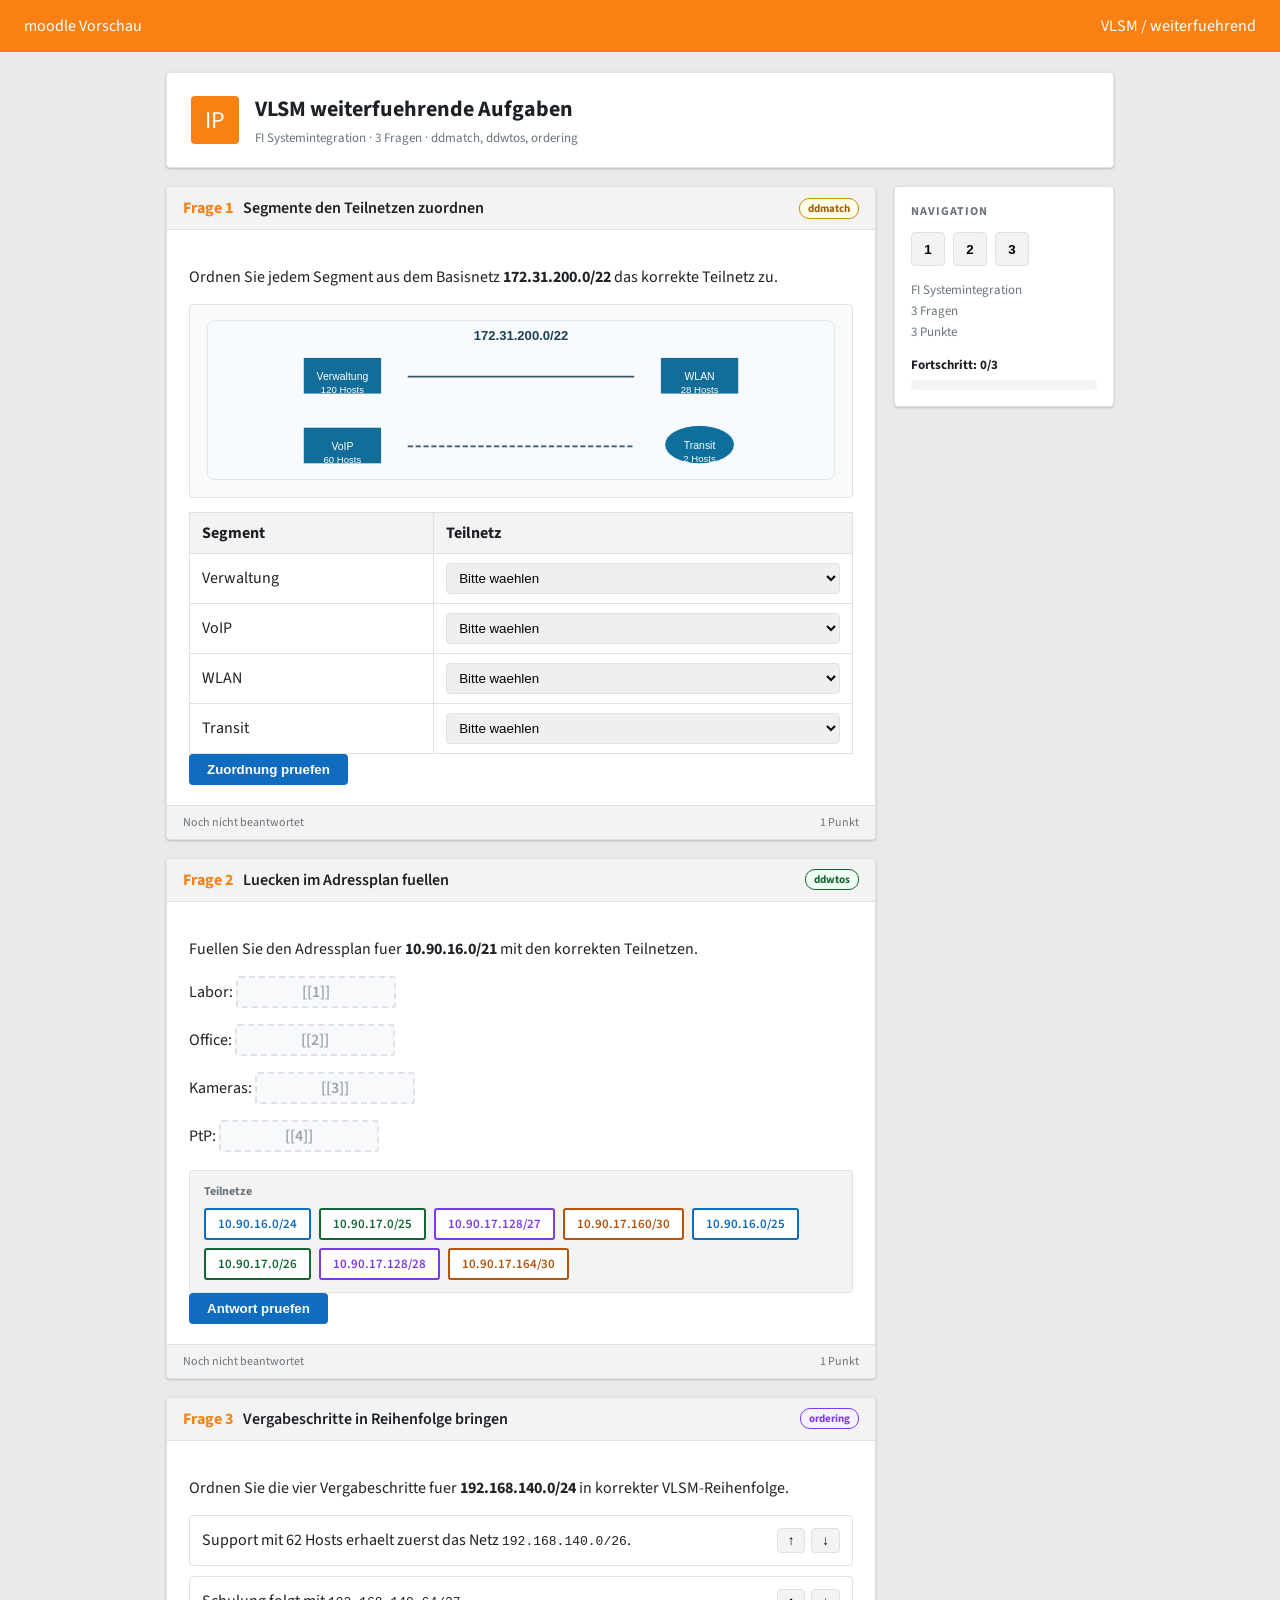
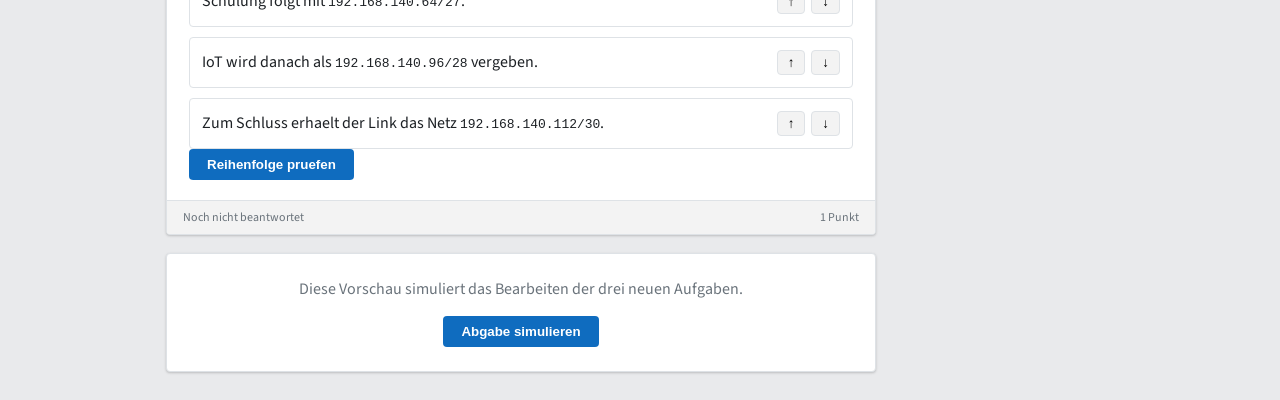
<file: res/quiz_vlsm_systemintegration_weiterfuehrend_20260316.html>
<!DOCTYPE html>
<html lang="de">
<head>
  <meta charset="UTF-8">
  <meta name="viewport" content="width=device-width, initial-scale=1">
  <title>VLSM weiterfuehrend - Vorschau</title>
  <link rel="preconnect" href="https://fonts.googleapis.com">
  <link href="https://fonts.googleapis.com/css2?family=Source+Sans+3:wght@400;600;700&family=Source+Code+Pro:wght@400;600&display=swap" rel="stylesheet">
  <style>
    :root {
      --orange: #f98012;
      --blue: #0f6cbf;
      --blue-light: #e8f4fd;
      --green: #1d7a1d;
      --green-light: #d4edda;
      --red: #ca3120;
      --red-light: #fde8e6;
      --gray: #6a737b;
      --gray-light: #f3f3f3;
      --border: #dee2e6;
      --text: #1d2125;
      --radius: 4px;
      --shadow: 0 1px 3px rgba(0,0,0,.12), 0 1px 2px rgba(0,0,0,.08);
    }
    * { box-sizing: border-box; }
    body { margin: 0; font-family: 'Source Sans 3', Arial, sans-serif; background: #e9eaec; color: var(--text); }
    .topbar { height: 52px; background: var(--orange); color: white; display: flex; align-items: center; justify-content: space-between; padding: 0 24px; }
    .wrap { max-width: 980px; margin: 0 auto; padding: 20px 16px 28px; }
    .hero, .card, .sidebar, .submit { background: white; border: 1px solid var(--border); border-radius: var(--radius); box-shadow: var(--shadow); }
    .hero { padding: 20px 24px; margin-bottom: 18px; display: flex; align-items: center; gap: 16px; flex-wrap: wrap; }
    .hero .icon { width: 48px; height: 48px; border-radius: 4px; background: var(--orange); color: white; display: flex; align-items: center; justify-content: center; font-size: 24px; }
    .hero h1 { margin: 0; font-size: 22px; }
    .hero p { margin: 4px 0 0; color: var(--gray); font-size: 13px; }
    .layout { display: grid; grid-template-columns: 1fr 220px; gap: 18px; align-items: start; }
    .card { overflow: hidden; margin-bottom: 18px; }
    .head { background: var(--gray-light); border-bottom: 1px solid var(--border); padding: 10px 16px; display: flex; gap: 10px; align-items: center; flex-wrap: wrap; }
    .body { padding: 20px 22px; }
    .foot { background: var(--gray-light); border-top: 1px solid var(--border); padding: 8px 16px; display: flex; justify-content: space-between; color: var(--gray); font-size: 12px; }
    .num { color: var(--orange); font-weight: 700; }
    .title { flex: 1; font-weight: 600; }
    .badge { border: 1px solid; border-radius: 10px; font-size: 11px; font-weight: 700; padding: 2px 8px; }
    .b-match { color: #a16207; background: #fefce8; border-color: #ca8a04; }
    .b-ddwtos { color: #166534; background: #f0fdf4; border-color: #166534; }
    .b-order { color: #7c3aed; background: #f5f3ff; border-color: #7c3aed; }
    .diagram { border: 1px solid var(--border); border-radius: var(--radius); background: #fafafa; overflow: hidden; margin: 12px 0 14px; }
    .feedback { display: none; margin-top: 14px; padding: 10px 14px; border-left: 4px solid; border-radius: 0 4px 4px 0; }
    .feedback.show { display: block; }
    .feedback.ok { background: var(--green-light); border-color: var(--green); color: #0d4f0d; }
    .feedback.bad { background: var(--red-light); border-color: var(--red); color: #7b1e13; }
    .feedback.info { background: var(--blue-light); border-color: var(--blue); color: #08407a; }
    table { width: 100%; border-collapse: collapse; margin-top: 10px; }
    th, td { border: 1px solid var(--border); padding: 9px 12px; text-align: left; }
    th { background: var(--gray-light); }
    .match-select, .order-select { width: 100%; padding: 6px 8px; border: 1px solid var(--border); border-radius: 4px; }
    .chip-pool { margin-top: 18px; padding: 12px 14px; background: var(--gray-light); border: 1px solid var(--border); border-radius: 4px; display: flex; gap: 8px; flex-wrap: wrap; }
    .chip-pool .label { width: 100%; color: var(--gray); font-size: 12px; font-weight: 700; }
    .chip { padding: 5px 12px; border: 2px solid; border-radius: 3px; background: white; cursor: pointer; font-weight: 600; font-size: 13px; user-select: none; }
    .chip.used { opacity: .32; pointer-events: none; }
    .chip.selected { transform: translateY(-1px); }
    .chip[data-group="1"] { color: #0f6cbf; border-color: #0f6cbf; }
    .chip[data-group="2"] { color: #166534; border-color: #166534; }
    .chip[data-group="3"] { color: #7c3aed; border-color: #7c3aed; }
    .chip[data-group="4"] { color: #b45309; border-color: #b45309; }
    .chip.selected[data-group="1"] { background: #0f6cbf; color: white; }
    .chip.selected[data-group="2"] { background: #166534; color: white; }
    .chip.selected[data-group="3"] { background: #7c3aed; color: white; }
    .chip.selected[data-group="4"] { background: #b45309; color: white; }
    .slot { display: inline-block; min-width: 160px; min-height: 28px; padding: 3px 10px; border: 2px dashed var(--border); border-radius: 3px; background: #f8f9fa; cursor: pointer; text-align: center; font-weight: 600; color: #9aa3a8; }
    .slot.filled { color: var(--text); }
    .slot.ok { border-style: solid; border-color: var(--green); background: var(--green-light); color: var(--green); }
    .slot.bad { border-style: solid; border-color: var(--red); background: var(--red-light); color: var(--red); }
    .btn { border: none; border-radius: 4px; background: var(--blue); color: white; padding: 8px 18px; font-weight: 700; cursor: pointer; }
    .btn:hover { background: #0a56a0; }
    .order-list { margin: 12px 0 0; display: grid; gap: 10px; }
    .order-item { border: 1px solid var(--border); border-radius: 4px; padding: 12px; background: white; display: grid; grid-template-columns: 1fr auto; gap: 12px; align-items: center; }
    .order-actions { display: flex; gap: 6px; }
    .mini-btn { border: 1px solid var(--border); background: var(--gray-light); border-radius: 4px; cursor: pointer; padding: 4px 10px; font-weight: 700; }
    .sidebar { padding: 16px; position: sticky; top: 18px; }
    .sidebar h3 { margin: 0 0 12px; font-size: 12px; text-transform: uppercase; letter-spacing: .08em; color: var(--gray); }
    .nav { display: grid; grid-template-columns: repeat(3, 34px); gap: 8px; margin-bottom: 14px; }
    .nav button { width: 34px; height: 34px; border-radius: 4px; border: 1px solid var(--border); background: var(--gray-light); cursor: pointer; font-weight: 700; }
    .nav button.done { background: var(--orange); color: white; border-color: var(--orange); }
    .progress { height: 10px; background: var(--gray-light); border-radius: 999px; overflow: hidden; }
    .progress > div { height: 100%; width: 0; background: var(--orange); transition: width .2s ease; }
    .submit { padding: 24px; text-align: center; }
    .submit p { color: var(--gray); margin-top: 0; }
    @media (max-width: 760px) { .layout { grid-template-columns: 1fr; } .sidebar { position: static; } }
  </style>
</head>
<body>
  <div class="topbar"><div>moodle Vorschau</div><div>VLSM / weiterfuehrend</div></div>
  <div class="wrap">
    <div class="hero">
      <div class="icon">IP</div>
      <div>
        <h1>VLSM weiterfuehrende Aufgaben</h1>
        <p>FI Systemintegration · 3 Fragen · ddmatch, ddwtos, ordering</p>
      </div>
    </div>
    <div class="layout">
      <div>
        <section class="card" id="q1">
          <div class="head"><div class="num">Frage 1</div><div class="title">Segmente den Teilnetzen zuordnen</div><div class="badge b-match">ddmatch</div></div>
          <div class="body">
            <p>Ordnen Sie jedem Segment aus dem Basisnetz <strong>172.31.200.0/22</strong> das korrekte Teilnetz zu.</p>
            <div class="diagram"><img alt="VLSM Diagramm Frage 1" style="display:block;width:100%;height:auto" src="data:image/svg+xml;utf8,%3Csvg xmlns='http://www.w3.org/2000/svg' width='760' height='220'%3E%3Crect x='20' y='18' width='720' height='182' rx='8' fill='%23f8fbfd' stroke='%23d7e3ea'/%3E%3Ctext x='380' y='40' text-anchor='middle' font-family='Arial,sans-serif' font-size='15' font-weight='bold' fill='%231f4054'%3E172.31.200.0/22%3C/text%3E%3Crect x='130' y='60' width='90' height='42' fill='%23126d99' stroke='%23fff'/%3E%3Crect x='130' y='140' width='90' height='42' fill='%23126d99' stroke='%23fff'/%3E%3Crect x='540' y='60' width='90' height='42' fill='%23126d99' stroke='%23fff'/%3E%3Cellipse cx='585' cy='160' rx='40' ry='22' fill='%230e6f9c' stroke='%23fff'/%3E%3Ctext x='175' y='86' text-anchor='middle' font-family='Arial,sans-serif' font-size='12' fill='white'%3EVerwaltung%3C/text%3E%3Ctext x='175' y='101' text-anchor='middle' font-family='Arial,sans-serif' font-size='11' fill='white'%3E120 Hosts%3C/text%3E%3Ctext x='175' y='166' text-anchor='middle' font-family='Arial,sans-serif' font-size='12' fill='white'%3EVoIP%3C/text%3E%3Ctext x='175' y='181' text-anchor='middle' font-family='Arial,sans-serif' font-size='11' fill='white'%3E60 Hosts%3C/text%3E%3Ctext x='585' y='86' text-anchor='middle' font-family='Arial,sans-serif' font-size='12' fill='white'%3EWLAN%3C/text%3E%3Ctext x='585' y='101' text-anchor='middle' font-family='Arial,sans-serif' font-size='11' fill='white'%3E28 Hosts%3C/text%3E%3Ctext x='585' y='165' text-anchor='middle' font-family='Arial,sans-serif' font-size='12' fill='white'%3ETransit%3C/text%3E%3Ctext x='585' y='180' text-anchor='middle' font-family='Arial,sans-serif' font-size='11' fill='white'%3E2 Hosts%3C/text%3E%3Cline x1='250' y1='82' x2='510' y2='82' stroke='%2335586b' stroke-width='2'/%3E%3Cline x1='250' y1='162' x2='510' y2='162' stroke='%2335586b' stroke-width='2' stroke-dasharray='6,3'/%3E%3C/svg%3E"></div>
            <table>
              <thead><tr><th>Segment</th><th>Teilnetz</th></tr></thead>
              <tbody>
                <tr><td>Verwaltung</td><td><select class="match-select" data-answer="172.31.200.0/25"><option value="">Bitte waehlen</option><option>172.31.200.0/25</option><option>172.31.200.128/26</option><option>172.31.200.192/27</option><option>172.31.200.224/30</option><option>172.31.201.0/27</option></select></td></tr>
                <tr><td>VoIP</td><td><select class="match-select" data-answer="172.31.200.128/26"><option value="">Bitte waehlen</option><option>172.31.200.0/25</option><option>172.31.200.128/26</option><option>172.31.200.192/27</option><option>172.31.200.224/30</option><option>172.31.201.0/27</option></select></td></tr>
                <tr><td>WLAN</td><td><select class="match-select" data-answer="172.31.200.192/27"><option value="">Bitte waehlen</option><option>172.31.200.0/25</option><option>172.31.200.128/26</option><option>172.31.200.192/27</option><option>172.31.200.224/30</option><option>172.31.201.0/27</option></select></td></tr>
                <tr><td>Transit</td><td><select class="match-select" data-answer="172.31.200.224/30"><option value="">Bitte waehlen</option><option>172.31.200.0/25</option><option>172.31.200.128/26</option><option>172.31.200.192/27</option><option>172.31.200.224/30</option><option>172.31.201.0/27</option></select></td></tr>
              </tbody>
            </table>
            <button class="btn" id="check-match">Zuordnung pruefen</button>
            <div class="feedback info" id="fb1">Korrekt sind /25, /26, /27 und /30 in genau dieser Zuordnung.</div>
          </div>
          <div class="foot"><span id="st1">Noch nicht beantwortet</span><span>1 Punkt</span></div>
        </section>

        <section class="card" id="q2">
          <div class="head"><div class="num">Frage 2</div><div class="title">Luecken im Adressplan fuellen</div><div class="badge b-ddwtos">ddwtos</div></div>
          <div class="body">
            <p>Fuellen Sie den Adressplan fuer <strong>10.90.16.0/21</strong> mit den korrekten Teilnetzen.</p>
            <p>Labor: <span class="slot" data-slot="1" data-group="1">[[1]]</span></p>
            <p>Office: <span class="slot" data-slot="2" data-group="2">[[2]]</span></p>
            <p>Kameras: <span class="slot" data-slot="3" data-group="3">[[3]]</span></p>
            <p>PtP: <span class="slot" data-slot="4" data-group="4">[[4]]</span></p>
            <div class="chip-pool">
              <div class="label">Teilnetze</div>
              <div class="chip" data-group="1" data-correct="true">10.90.16.0/24</div>
              <div class="chip" data-group="2" data-correct="true">10.90.17.0/25</div>
              <div class="chip" data-group="3" data-correct="true">10.90.17.128/27</div>
              <div class="chip" data-group="4" data-correct="true">10.90.17.160/30</div>
              <div class="chip" data-group="1">10.90.16.0/25</div>
              <div class="chip" data-group="2">10.90.17.0/26</div>
              <div class="chip" data-group="3">10.90.17.128/28</div>
              <div class="chip" data-group="4">10.90.17.164/30</div>
            </div>
            <button class="btn" id="check-ddwtos">Antwort pruefen</button>
            <div class="feedback info" id="fb2">Der korrekte Plan lautet 10.90.16.0/24, 10.90.17.0/25, 10.90.17.128/27 und 10.90.17.160/30.</div>
          </div>
          <div class="foot"><span id="st2">Noch nicht beantwortet</span><span>1 Punkt</span></div>
        </section>

        <section class="card" id="q3">
          <div class="head"><div class="num">Frage 3</div><div class="title">Vergabeschritte in Reihenfolge bringen</div><div class="badge b-order">ordering</div></div>
          <div class="body">
            <p>Ordnen Sie die vier Vergabeschritte fuer <strong>192.168.140.0/24</strong> in korrekter VLSM-Reihenfolge.</p>
            <div class="order-list" id="order-list">
              <div class="order-item"><div>Support mit 62 Hosts erhaelt zuerst das Netz <code>192.168.140.0/26</code>.</div><div class="order-actions"><button class="mini-btn up">↑</button><button class="mini-btn down">↓</button></div></div>
              <div class="order-item"><div>Schulung folgt mit <code>192.168.140.64/27</code>.</div><div class="order-actions"><button class="mini-btn up">↑</button><button class="mini-btn down">↓</button></div></div>
              <div class="order-item"><div>IoT wird danach als <code>192.168.140.96/28</code> vergeben.</div><div class="order-actions"><button class="mini-btn up">↑</button><button class="mini-btn down">↓</button></div></div>
              <div class="order-item"><div>Zum Schluss erhaelt der Link das Netz <code>192.168.140.112/30</code>.</div><div class="order-actions"><button class="mini-btn up">↑</button><button class="mini-btn down">↓</button></div></div>
            </div>
            <button class="btn" id="check-order">Reihenfolge pruefen</button>
            <div class="feedback info" id="fb3">Die korrekte Reihenfolge ist Support, Schulung, IoT, Link.</div>
          </div>
          <div class="foot"><span id="st3">Noch nicht beantwortet</span><span>1 Punkt</span></div>
        </section>

        <div class="submit"><p>Diese Vorschau simuliert das Bearbeiten der drei neuen Aufgaben.</p><button class="btn" id="finish">Abgabe simulieren</button></div>
      </div>

      <aside class="sidebar">
        <h3>Navigation</h3>
        <div class="nav">
          <button data-nav="1">1</button>
          <button data-nav="2">2</button>
          <button data-nav="3">3</button>
        </div>
        <div style="font-size:13px;color:var(--gray);line-height:1.6;margin-bottom:14px;">FI Systemintegration<br>3 Fragen<br>3 Punkte</div>
        <div style="font-size:13px;font-weight:700;margin-bottom:6px;">Fortschritt: <span id="progress-label">0/3</span></div>
        <div class="progress"><div id="progress-bar"></div></div>
      </aside>
    </div>
  </div>

  <script>
    const answered = new Set();
    function markAnswered(id) {
      answered.add(String(id));
      document.querySelector(`[data-nav="${id}"]`).classList.add('done');
      document.getElementById('progress-label').textContent = `${answered.size}/3`;
      document.getElementById('progress-bar').style.width = `${answered.size / 3 * 100}%`;
    }
    document.querySelectorAll('[data-nav]').forEach((btn) => {
      btn.addEventListener('click', () => document.getElementById(`q${btn.dataset.nav}`).scrollIntoView({ behavior: 'smooth' }));
    });

    document.getElementById('check-match').addEventListener('click', () => {
      const selects = Array.from(document.querySelectorAll('.match-select'));
      let complete = true;
      let ok = true;
      selects.forEach((select) => {
        select.style.borderColor = '#dee2e6';
        if (!select.value) { complete = false; ok = false; return; }
        if (select.value === select.dataset.answer) {
          select.style.borderColor = '#1d7a1d';
          select.style.background = '#d4edda';
        } else {
          select.style.borderColor = '#ca3120';
          select.style.background = '#fde8e6';
          ok = false;
        }
      });
      const feedback = document.getElementById('fb1');
      feedback.className = `feedback ${ok ? 'ok' : 'bad'} show`;
      feedback.textContent = complete ? (ok ? 'Richtig. Alle Teilnetze sind korrekt zugeordnet.' : 'Mindestens eine Zuordnung ist falsch.') : 'Bitte treffen Sie zuerst alle Zuordnungen.';
      document.getElementById('st1').textContent = 'Beantwortet';
      markAnswered(1);
    });

    let activeChip = null;
    const chips = Array.from(document.querySelectorAll('.chip'));
    const slots = Array.from(document.querySelectorAll('.slot'));
    chips.forEach((chip) => chip.addEventListener('click', () => {
      if (chip.classList.contains('used')) return;
      chips.forEach((item) => item.classList.remove('selected'));
      chip.classList.add('selected');
      activeChip = chip;
    }));
    slots.forEach((slot) => slot.addEventListener('click', () => {
      if (!activeChip) return;
      if (slot.dataset.text) {
        const old = chips.find((chip) => chip.textContent === slot.dataset.text && chip.dataset.group === slot.dataset.groupUsed);
        if (old) old.classList.remove('used');
      }
      slot.textContent = activeChip.textContent;
      slot.dataset.text = activeChip.textContent;
      slot.dataset.groupUsed = activeChip.dataset.group;
      slot.dataset.correct = String(activeChip.dataset.correct === 'true');
      slot.classList.add('filled');
      activeChip.classList.add('used');
      chips.forEach((item) => item.classList.remove('selected'));
      activeChip = null;
    }));
    document.getElementById('check-ddwtos').addEventListener('click', () => {
      let complete = true;
      let ok = true;
      slots.forEach((slot) => {
        slot.classList.remove('ok', 'bad');
        if (!slot.dataset.text) { complete = false; ok = false; return; }
        if (slot.dataset.correct === 'true' && slot.dataset.group === slot.dataset.groupUsed) {
          slot.classList.add('ok');
        } else {
          slot.classList.add('bad');
          ok = false;
        }
      });
      const feedback = document.getElementById('fb2');
      feedback.className = `feedback ${ok ? 'ok' : 'bad'} show`;
      feedback.textContent = complete ? (ok ? 'Richtig. Der Adressplan ist vollstaendig korrekt.' : 'Mindestens eine Luecke ist falsch befuellt.') : 'Bitte fuellen Sie zuerst alle vier Luecken.';
      document.getElementById('st2').textContent = 'Beantwortet';
      markAnswered(2);
    });

    const orderList = document.getElementById('order-list');
    orderList.addEventListener('click', (event) => {
      const button = event.target.closest('button');
      if (!button) return;
      const item = button.closest('.order-item');
      if (button.classList.contains('up') && item.previousElementSibling) {
        orderList.insertBefore(item, item.previousElementSibling);
      }
      if (button.classList.contains('down') && item.nextElementSibling) {
        orderList.insertBefore(item.nextElementSibling, item);
      }
    });
    document.getElementById('check-order').addEventListener('click', () => {
      const texts = Array.from(orderList.querySelectorAll('.order-item > div:first-child')).map((node) => node.textContent.trim());
      const expected = [
        'Support mit 62 Hosts erhaelt zuerst das Netz 192.168.140.0/26.',
        'Schulung folgt mit 192.168.140.64/27.',
        'IoT wird danach als 192.168.140.96/28 vergeben.',
        'Zum Schluss erhaelt der Link das Netz 192.168.140.112/30.'
      ];
      const ok = texts.every((text, index) => text === expected[index]);
      const feedback = document.getElementById('fb3');
      feedback.className = `feedback ${ok ? 'ok' : 'bad'} show`;
      feedback.textContent = ok ? 'Richtig. Die Reihenfolge der Vergabe ist korrekt.' : 'Die Reihenfolge stimmt noch nicht.';
      document.getElementById('st3').textContent = 'Beantwortet';
      markAnswered(3);
    });

    document.getElementById('finish').addEventListener('click', () => {
      alert(answered.size === 3 ? 'Vorschau abgeschlossen.' : 'Es sind noch nicht alle Fragen bearbeitet.');
    });
  </script>
</body>
</html>
</file>
<file: app/frontend/styles.css>
﻿*, *::before, *::after { box-sizing: border-box; margin: 0; padding: 0; }

body {
  font-family: Arial, sans-serif;
  font-size: 14px;
  height: 100vh;
  display: flex;
  flex-direction: column;
  background: #f0f2f5;
}

header {
  background: #1a5276;
  color: #fff;
  padding: 12px 24px;
  font-size: 1.1rem;
  font-weight: bold;
  flex-shrink: 0;
}

.main {
  display: flex;
  flex: 1;
  overflow: hidden;
}

/* ── LEFT PANEL ─────────────────────────────────────── */
.panel-left {
  width: 45%;
  min-width: 340px;
  background: #fff;
  border-right: 1px solid #d5d8dc;
  padding: 20px 24px;
  overflow-y: auto;
  display: flex;
  flex-direction: column;
  gap: 14px;
}

.panel-left h2 { font-size: 0.95rem; color: #555; margin-bottom: -4px; }

label {
  display: block;
  font-weight: bold;
  font-size: 0.85rem;
  color: #333;
  margin-bottom: 4px;
}

textarea, select {
  width: 100%;
  padding: 8px 10px;
  border: 1px solid #bdc3c7;
  border-radius: 4px;
  font-size: 0.9rem;
  background: #fff;
}
textarea { height: 110px; resize: vertical; }
#description { height: 200px; }
textarea:focus, select:focus { outline: 2px solid #1a5276; border-color: #1a5276; }

.row-2 { display: flex; gap: 12px; }
.row-2 > div { flex: 1; }

#errorMsg {
  color: #c0392b;
  font-size: 0.83rem;
  min-height: 18px;
}

button#generateBtn {
  padding: 10px;
  background: #1a5276;
  color: #fff;
  border: none;
  border-radius: 4px;
  font-size: 0.95rem;
  cursor: pointer;
  width: 100%;
}
button#generateBtn:hover:not(:disabled) { background: #154360; }
button#generateBtn:disabled { background: #aaa; cursor: not-allowed; }

/* ── RIGHT PANEL ─────────────────────────────────────── */
.panel-right {
  flex: 1;
  padding: 20px 24px;
  overflow-y: auto;
  display: flex;
  flex-direction: column;
  gap: 10px;
}

.panel-right h2 { font-size: 0.95rem; color: #555; }

.tabs { display: flex; gap: 0; }
.tab {
  padding: 7px 18px;
  border: 1px solid #bdc3c7;
  background: #eaecee;
  cursor: pointer;
  font-size: 0.85rem;
  border-radius: 4px 4px 0 0;
}
.tab + .tab { margin-left: -1px; }
.tab.active { background: #fff; border-bottom-color: #fff; font-weight: bold; color: #1a5276; }

.preview-box {
  border: 1px solid #bdc3c7;
  border-radius: 0 4px 4px 4px;
  background: #fff;
  padding: 18px;
  flex: 1;
  min-height: 200px;
}

.placeholder { color: #aaa; font-style: italic; }

/* ── Interactive Question Preview ───────────────── */
.preview-name { font-weight: bold; color: #1a5276; font-size: 1rem; margin-bottom: 10px; }
.preview-qtext { font-size: 0.92rem; line-height: 1.65; margin-bottom: 16px;
  padding: 10px 14px; background: #f8f9fa;
  border-left: 3px solid #1a5276; border-radius: 0 4px 4px 0; }
.answer-opts { margin: 4px 0 0; }
.ans-card {
  display: flex; align-items: flex-start; gap: 10px;
  padding: 9px 13px; margin: 6px 0;
  border: 1.5px solid #d5d8dc; border-radius: 6px;
  cursor: pointer; transition: background 0.12s, border-color 0.12s;
  font-size: 0.88rem; user-select: none; line-height: 1.45;
}
.ans-card:hover { background: #eaf0fb; border-color: #5d9de0; }
.ans-card.selected       { background: #d6eaf8; border-color: #1a5276; }
.ans-card.correct-selected { background: #d5f5e3; border-color: #27ae60; }
.ans-card.correct-reveal   { background: #d5f5e3; border-color: #27ae60; }
.ans-card.wrong-selected   { background: #fdecea; border-color: #e74c3c; }
.ans-card.missed           { border-color: #27ae60; border-style: dashed; }
.ans-ind { font-size: 1rem; min-width: 16px; margin-top: 1px; flex-shrink: 0; }
.quiz-actions { display: flex; gap: 10px; margin-top: 14px; flex-wrap: wrap; }
.btn-check    { background: #1a5276; color:#fff; border:none; border-radius:4px;
                padding:8px 18px; font-size:0.85rem; cursor:pointer; font-weight:bold; }
.btn-check:hover { background: #154360; }
.btn-solution { background: #717d7e; color:#fff; border:none; border-radius:4px;
                padding:8px 18px; font-size:0.85rem; cursor:pointer; }
.btn-solution:hover { background: #566573; }
.btn-reset    { background: #f0f2f5; color:#555; border:1px solid #bdc3c7;
                border-radius:4px; padding:8px 14px; font-size:0.85rem; cursor:pointer; }
.btn-reset:hover { background: #d5d8dc; }
.quiz-feedback { margin-top: 10px; font-size: 0.88rem; font-weight: bold;
                 padding: 8px 13px; border-radius: 4px; display:none; }
.fb-correct { background:#d5f5e3; color:#1a5c38; }
.fb-wrong   { background:#fdecea; color:#7b2020; }
.fb-partial { background:#fef9e7; color:#7d5a00; }
.fb-info    { background:#eaf2ff; color:#1a5276; }
.match-table { width:100%; border-collapse:collapse; font-size:0.88rem; margin-top:8px; }
.match-table th { background:#eaf0fb; padding:6px 10px; text-align:left; border:1px solid #d5d8dc; }
.match-table td { padding:6px 10px; border:1px solid #eaecee; vertical-align:middle; }
.ddmatch-select { width:100%; padding:4px 8px; font-size:0.9rem; border:1.5px solid #bdc3c7;
                  border-radius:4px; background:#fff; }
.ddmatch-select:focus { outline:none; border-color:#5d9de0; }
.cloze-input { font-size:0.9rem; padding:3px 7px; border:1.5px solid #bdc3c7; border-radius:4px;
               background:#fff; vertical-align:middle; margin:0 3px; }
.cloze-input:focus { outline:none; border-color:#5d9de0; box-shadow:0 0 0 2px rgba(93,157,224,.2); }

/* xml view */
#xmlContent {
  white-space: pre-wrap;
  word-break: break-all;
  font-size: 0.78rem;
  color: #2c3e50;
  line-height: 1.5;
}

.action-row { display: flex; gap: 8px; margin-top: 10px; }
.btn-small {
  padding: 6px 14px;
  font-size: 0.82rem;
  border: none;
  border-radius: 4px;
  cursor: pointer;
  color: #fff;
}
.btn-copy { background: #27ae60; }
.btn-copy:hover { background: #1e8449; }
.btn-download { background: #2e86c1; }
.btn-download:hover { background: #1a5276; }

/* spinner */
#spinner {
  display: none;
  align-items: center;
  gap: 10px;
  color: #555;
  font-size: 0.9rem;
  padding: 10px 0;
}
#spinner.active { display: flex; }
.spin {
  width: 18px; height: 18px;
  border: 3px solid #ccc;
  border-top-color: #1a5276;
  border-radius: 50%;
  animation: spin 0.8s linear infinite;
}
@keyframes spin { to { transform: rotate(360deg); } }

/* saved questions */
.saved-section { margin-top: 18px; }
.saved-section h2 { font-size: 0.88rem; color: #555; margin-bottom: 6px; }
#savedList {
  list-style: none;
  max-height: 220px;
  overflow-y: auto;
  border: 1px solid #d5d8dc;
  border-radius: 4px;
  background: #fff;
}
#savedList li {
  padding: 7px 10px;
  border-bottom: 1px solid #eaecee;
  cursor: pointer;
  font-size: 0.82rem;
  color: #2c3e50;
  display: flex;
  justify-content: space-between;
  align-items: center;
}
#savedList li:last-child { border-bottom: none; }
#savedList li:hover { background: #eaf0fb; }
#savedList li .meta { color: #888; font-size: 0.76rem; white-space: nowrap; margin-left: 8px; }
#savedList .empty { color: #aaa; font-style: italic; padding: 8px 10px; cursor: default; }
</file>
